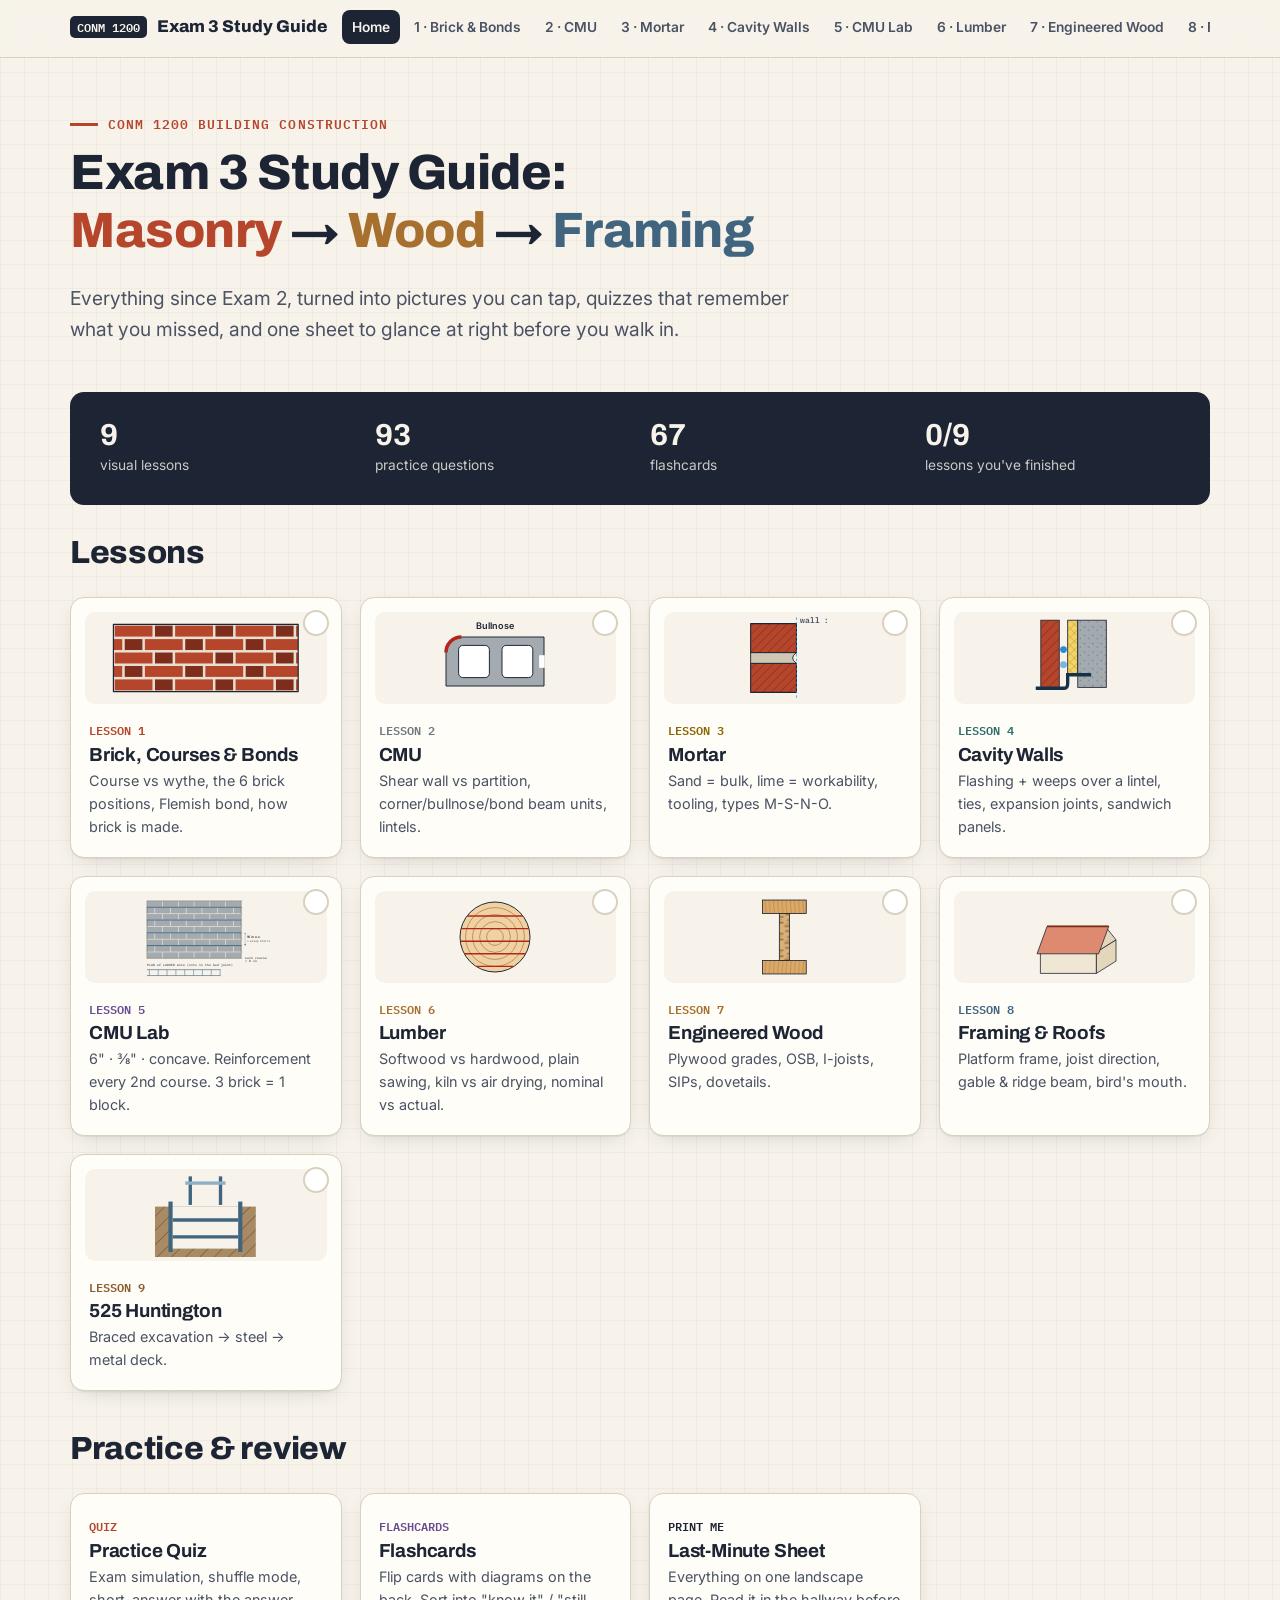
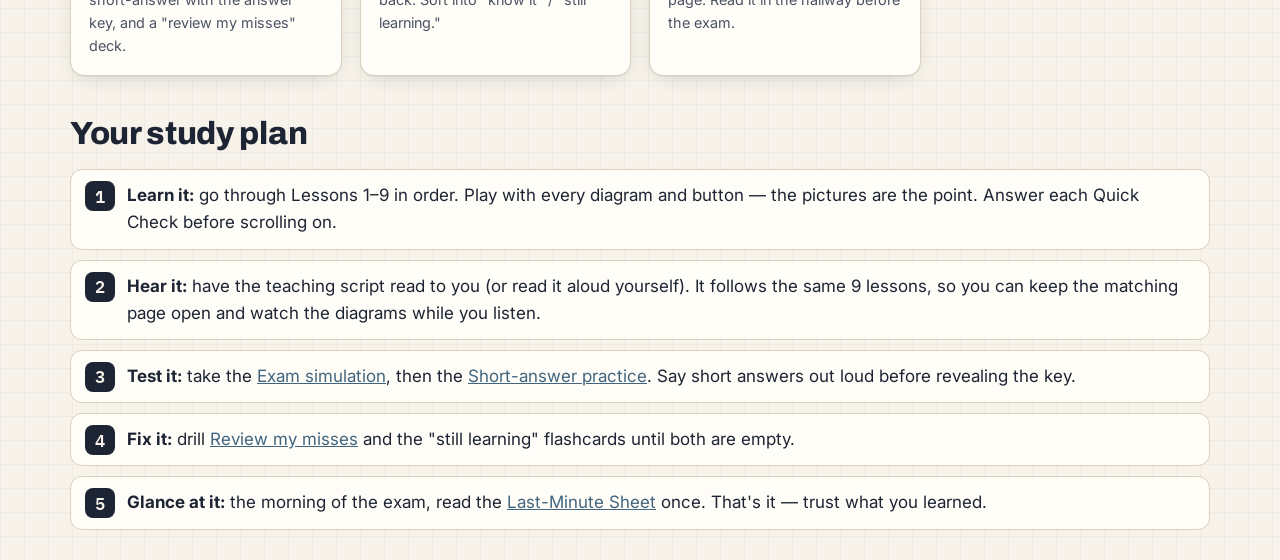
<file: index.html>
<!doctype html>
<html lang="en"><head><meta charset="utf-8"><meta name="viewport" content="width=device-width,initial-scale=1">
<title>CONM 1200 · Exam 3 Study Guide</title>
<meta name="description" content="Visual study guide for CONM 1200 Building Construction Exam 3: masonry, CMU lab, wood, framing, 525 Huntington.">
<link rel="stylesheet" href="css/style.css"><script src="js/diagrams.js"></script></head>
<body>
<main class="wrap">
  <section class="hero">
    <div class="kicker" style="--accent:var(--brick)">CONM 1200 Building Construction</div>
    <h1>Exam 3 Study Guide:<br><span>Masonry</span> → <span style="color:var(--woodc)">Wood</span> → <span style="color:var(--frame)">Framing</span></h1>
    <p>Everything since Exam 2, turned into pictures you can tap, quizzes that remember what you missed, and one sheet to glance at right before you walk in.</p>
  </section>

  <div class="band">
    <div><b>9</b><span>visual lessons</span></div>
    <div><b id="qCount">93</b><span>practice questions</span></div>
    <div><b id="fCount">66</b><span>flashcards</span></div>
    <div><b id="doneCount">0/9</b><span>lessons you've finished</span></div>
  </div>

  <h2>Lessons</h2>
  <div class="cards">
    <a class="card" data-page="masonry-basics.html" href="masonry-basics.html" style="--accent:var(--brick)"><span class="check"></span><div class="ic" id="ic1"></div><span class="no">LESSON 1</span><h3>Brick, Courses &amp; Bonds</h3><p>Course vs wythe, the 6 brick positions, Flemish bond, how brick is made.</p></a>
    <a class="card" data-page="cmu.html" href="cmu.html" style="--accent:var(--cmu-d)"><span class="check"></span><div class="ic" id="ic2"></div><span class="no">LESSON 2</span><h3>CMU</h3><p>Shear wall vs partition, corner/bullnose/bond beam units, lintels.</p></a>
    <a class="card" data-page="mortar.html" href="mortar.html" style="--accent:#8a6500"><span class="check"></span><div class="ic" id="ic3"></div><span class="no">LESSON 3</span><h3>Mortar</h3><p>Sand = bulk, lime = workability, tooling, types M-S-N-O.</p></a>
    <a class="card" data-page="cavity-walls.html" href="cavity-walls.html" style="--accent:var(--wall)"><span class="check"></span><div class="ic" id="ic4"></div><span class="no">LESSON 4</span><h3>Cavity Walls</h3><p>Flashing + weeps over a lintel, ties, expansion joints, sandwich panels.</p></a>
    <a class="card" data-page="cmu-lab.html" href="cmu-lab.html" style="--accent:var(--lab)"><span class="check"></span><div class="ic" id="ic5"></div><span class="no">LESSON 5</span><h3>CMU Lab</h3><p>6" · ⅜" · concave. Reinforcement every 2nd course. 3 brick = 1 block.</p></a>
    <a class="card" data-page="wood.html" href="wood.html" style="--accent:var(--woodc)"><span class="check"></span><div class="ic" id="ic6"></div><span class="no">LESSON 6</span><h3>Lumber</h3><p>Softwood vs hardwood, plain sawing, kiln vs air drying, nominal vs actual.</p></a>
    <a class="card" data-page="engineered-wood.html" href="engineered-wood.html" style="--accent:var(--woodc)"><span class="check"></span><div class="ic" id="ic7"></div><span class="no">LESSON 7</span><h3>Engineered Wood</h3><p>Plywood grades, OSB, I-joists, SIPs, dovetails.</p></a>
    <a class="card" data-page="framing.html" href="framing.html" style="--accent:var(--frame)"><span class="check"></span><div class="ic" id="ic8"></div><span class="no">LESSON 8</span><h3>Framing &amp; Roofs</h3><p>Platform frame, joist direction, gable &amp; ridge beam, bird's mouth.</p></a>
    <a class="card" data-page="huntington.html" href="huntington.html" style="--accent:var(--site)"><span class="check"></span><div class="ic" id="ic9"></div><span class="no">LESSON 9</span><h3>525 Huntington</h3><p>Braced excavation → steel → metal deck.</p></a>
  </div>

  <h2>Practice &amp; review</h2>
  <div class="cards">
    <a class="card" href="practice.html" style="--accent:var(--brick)"><span class="no">QUIZ</span><h3>Practice Quiz</h3><p>Exam simulation, shuffle mode, short-answer with the answer key, and a "review my misses" deck.</p></a>
    <a class="card" href="flashcards.html" style="--accent:var(--lab)"><span class="no">FLASHCARDS</span><h3>Flashcards</h3><p>Flip cards with diagrams on the back. Sort into "know it" / "still learning."</p></a>
    <a class="card" href="review.html" style="--accent:var(--ink)"><span class="no">PRINT ME</span><h3>Last-Minute Sheet</h3><p>Everything on one landscape page. Read it in the hallway before the exam.</p></a>
  </div>

  <h2>Your study plan</h2>
  <ol class="steps" style="margin-bottom:30px">
    <li><b>Learn it:</b> go through Lessons 1–9 in order. Play with every diagram and button — the pictures are the point. Answer each Quick Check before scrolling on.</li>
    <li><b>Hear it:</b> have the teaching script read to you (or read it aloud yourself). It follows the same 9 lessons, so you can keep the matching page open and watch the diagrams while you listen.</li>
    <li><b>Test it:</b> take the <a href="practice.html?mode=exam">Exam simulation</a>, then the <a href="practice.html?mode=written">Short-answer practice</a>. Say short answers out loud before revealing the key.</li>
    <li><b>Fix it:</b> drill <a href="practice.html?mode=misses">Review my misses</a> and the "still learning" flashcards until both are empty.</li>
    <li><b>Glance at it:</b> the morning of the exam, read the <a href="review.html">Last-Minute Sheet</a> once. That's it — trust what you learned.</li>
  </ol>
</main>
<script src="js/quizdata.js"></script>
<script>
document.addEventListener('DOMContentLoaded',()=>{
  const S=(id,h)=>document.getElementById(id).innerHTML=h;
  S('ic1',DIA.bond('flemish',{w:240,rows:5})); S('ic2',DIA.cmuUnit('bullnose')); S('ic3',DIA.jointProfile('concave'));
  S('ic4',`<svg viewBox="0 0 120 100"><rect x="20" y="5" width="22" height="80" fill="url(#p-brick)" stroke="#1d2433"/><rect x="52" y="5" width="12" height="65" fill="url(#p-insul)" stroke="#1d2433"/><rect x="64" y="5" width="34" height="80" fill="url(#p-cmu)" stroke="#1d2433"/><path d="M14 86 H48 Q52 86 52 80 V70 H80" stroke="#16324b" stroke-width="4" fill="none"/><circle cx="47" cy="40" r="4" fill="#2a8bd6"/><circle cx="47" cy="58" r="4" fill="#2a8bd6" opacity=".6"/></svg>`);
  S('ic5',DIA.jointReinf(2,'ladder')); S('ic6',DIA.icon('saw')); S('ic7',`<svg viewBox="0 0 120 100"><rect x="34" y="6" width="52" height="16" fill="url(#p-grainv)" stroke="#1d2433"/><rect x="54" y="22" width="12" height="56" fill="url(#p-osb)" stroke="#1d2433"/><rect x="34" y="78" width="52" height="16" fill="url(#p-grainv)" stroke="#1d2433"/></svg>`);
  S('ic8',DIA.roof('gable',true)); S('ic9',`<svg viewBox="0 0 120 100"><rect x="0" y="40" width="120" height="60" fill="url(#p-earth)"/><rect x="20" y="40" width="80" height="50" fill="#f7f3ea"/><rect x="16" y="34" width="5" height="60" fill="#41657f"/><rect x="99" y="34" width="5" height="60" fill="#41657f"/><line x1="21" y1="56" x2="99" y2="56" stroke="#41657f" stroke-width="4"/><line x1="21" y1="76" x2="99" y2="76" stroke="#41657f" stroke-width="4"/><rect x="40" y="4" width="4" height="34" fill="#41657f"/><rect x="76" y="4" width="4" height="34" fill="#41657f"/><rect x="36" y="10" width="48" height="4" fill="#8fb0c6"/></svg>`);
  document.getElementById('qCount').textContent = QBANK.instructor.length+QBANK.practice.length+QBANK.bonus.length;
  document.getElementById('fCount').textContent = FLASH.length;
});
</script>
<script src="js/app.js"></script>
</body></html>
</file>
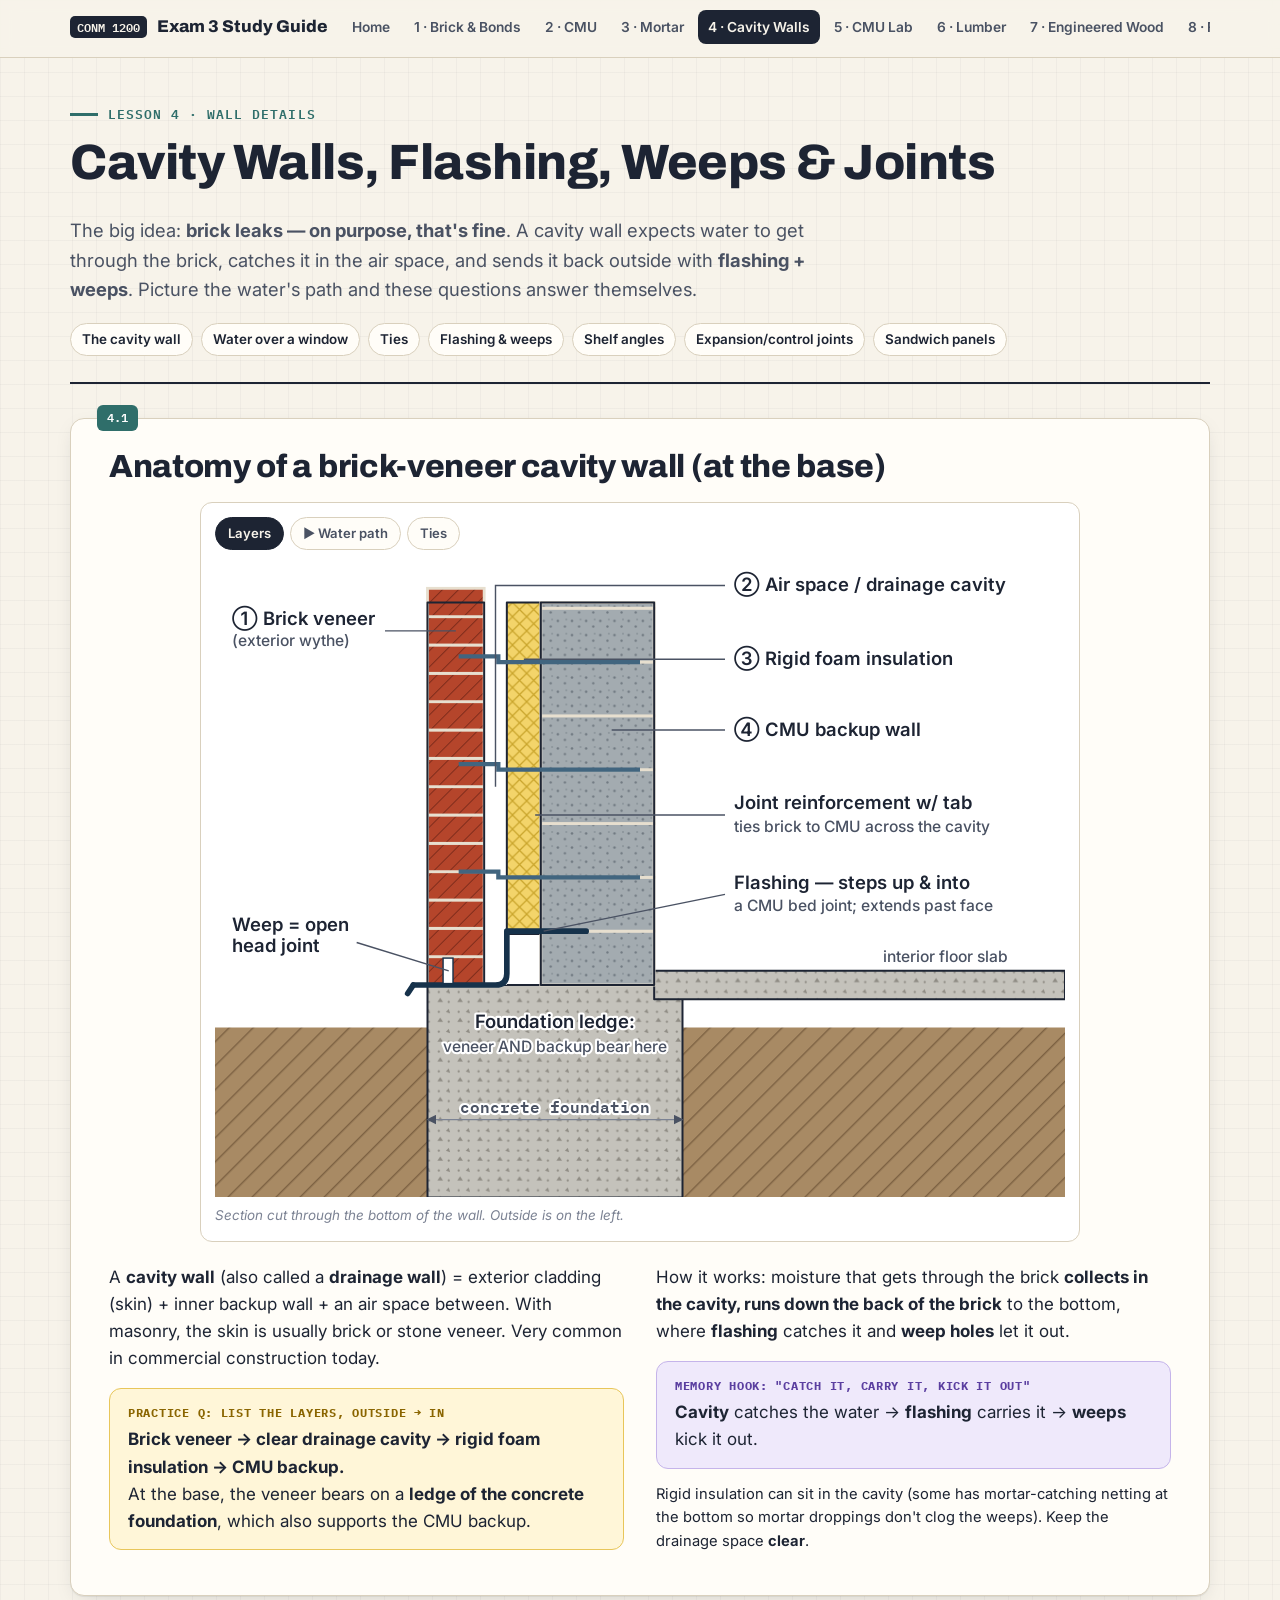
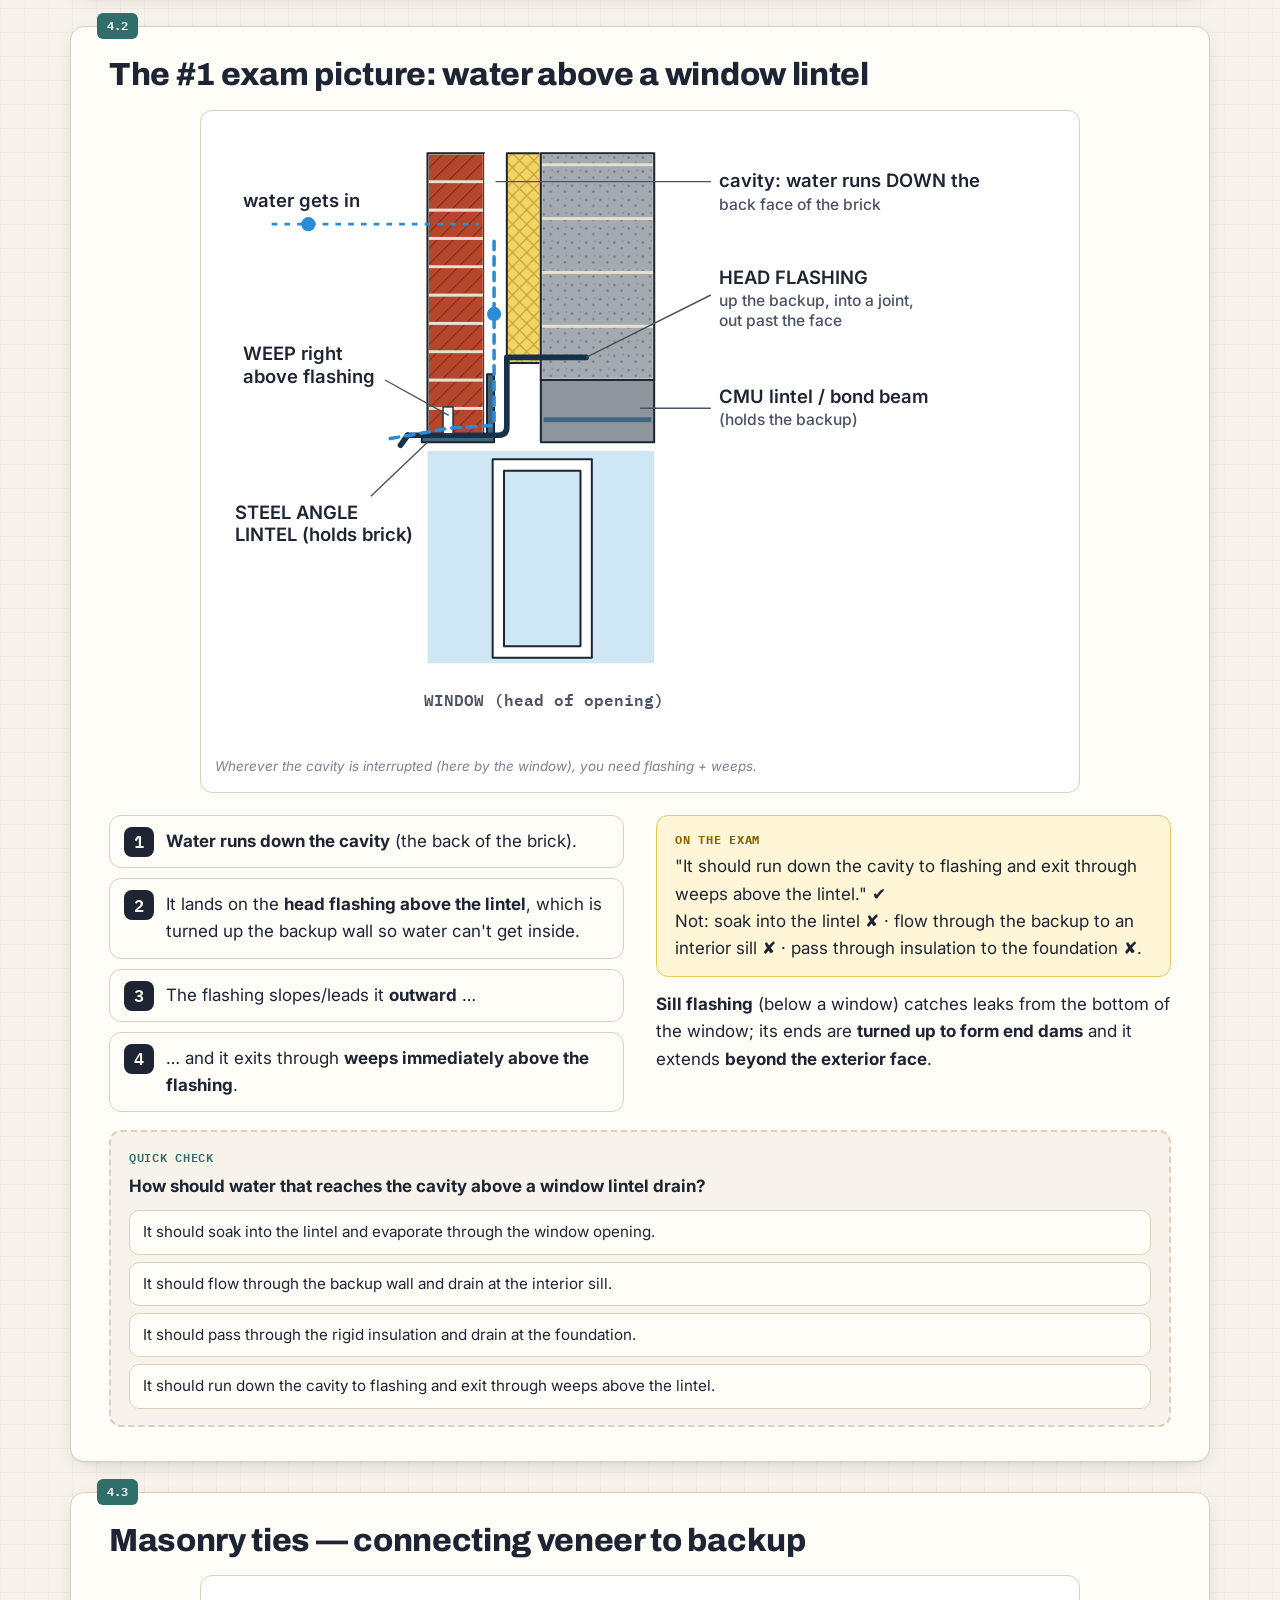
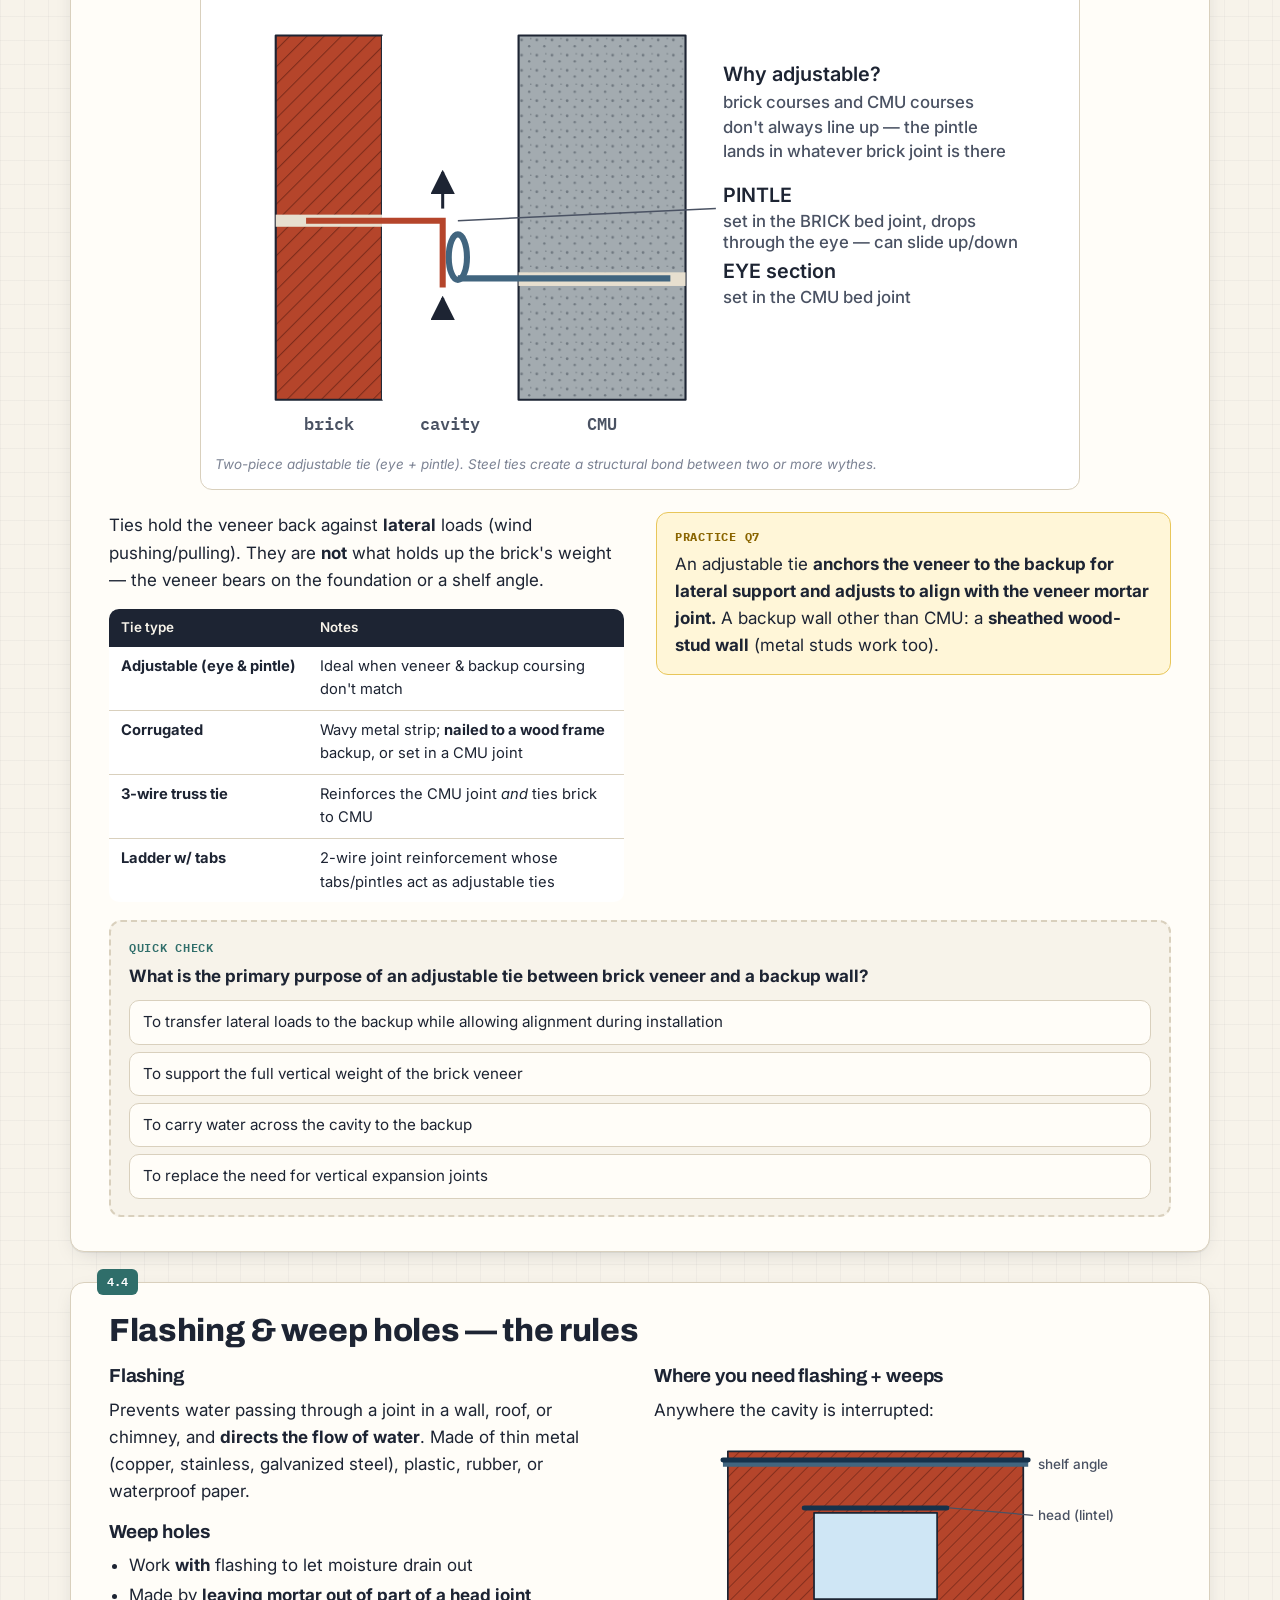
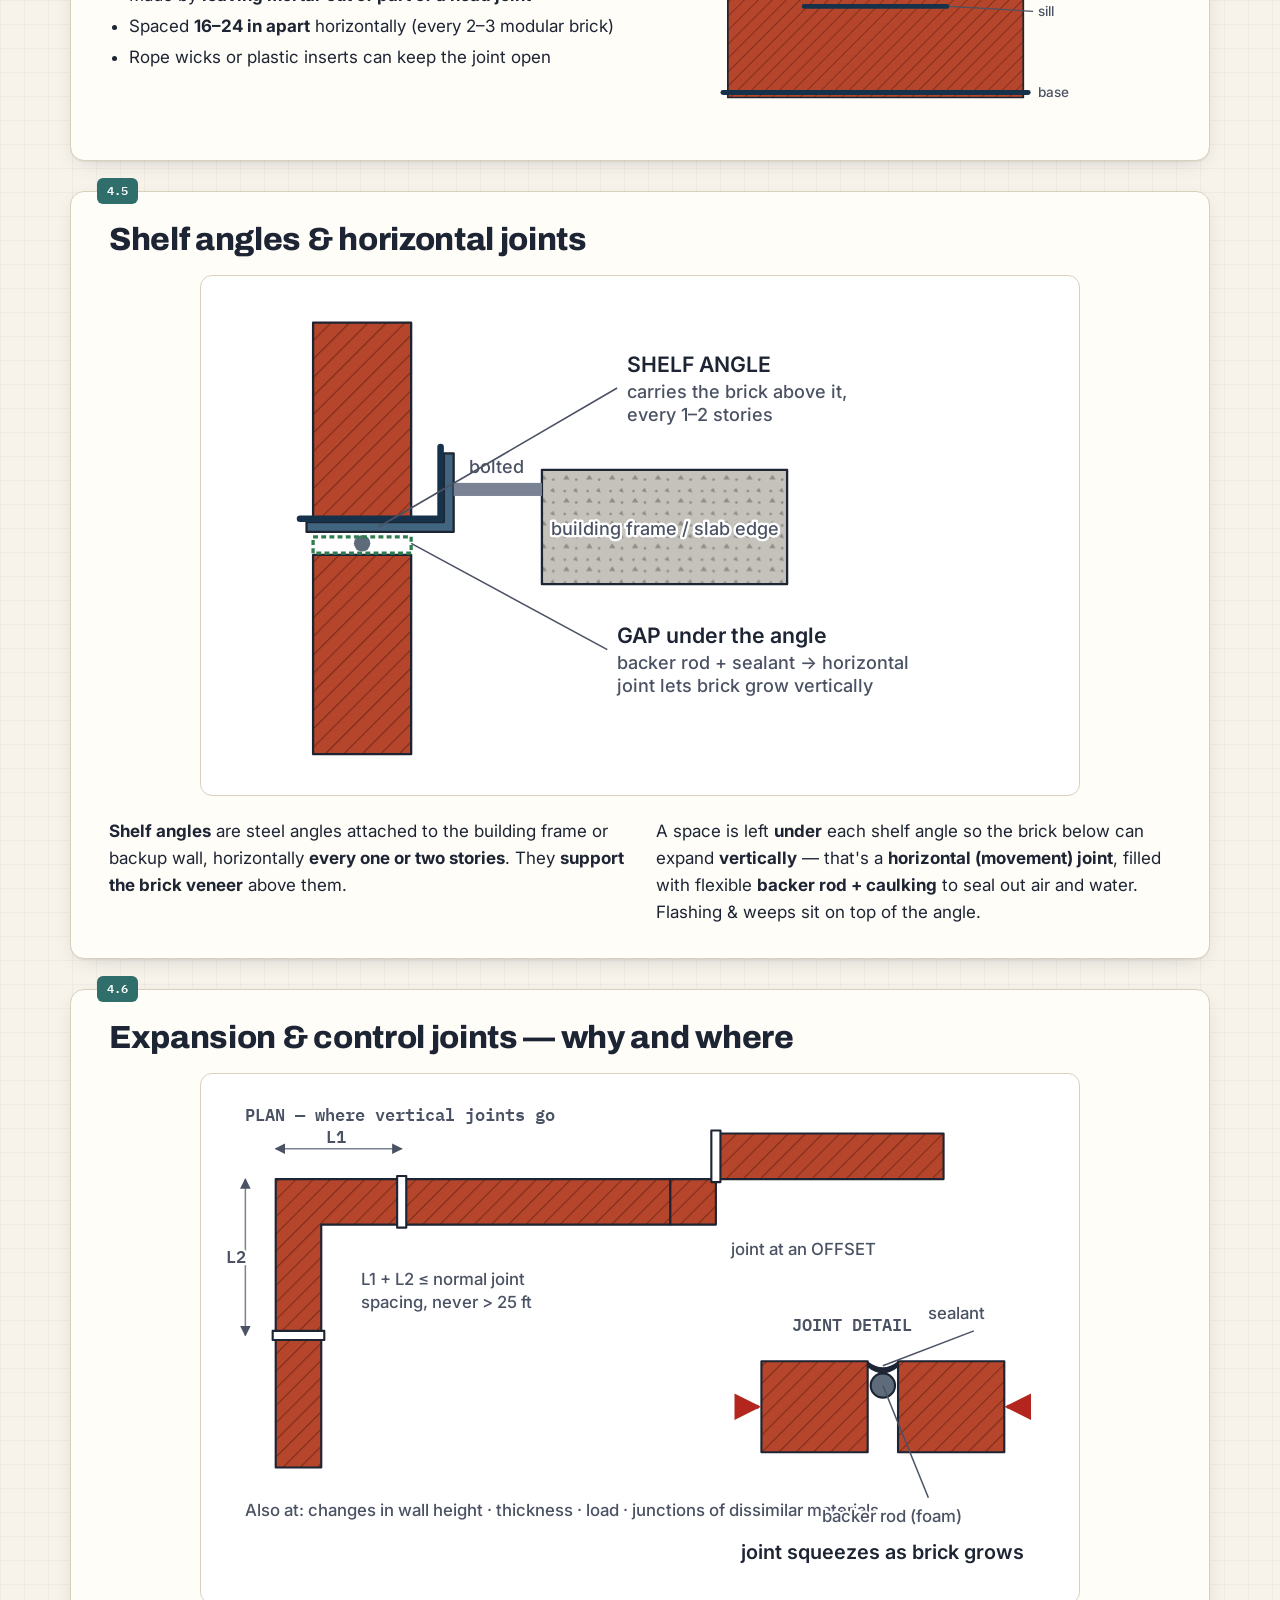
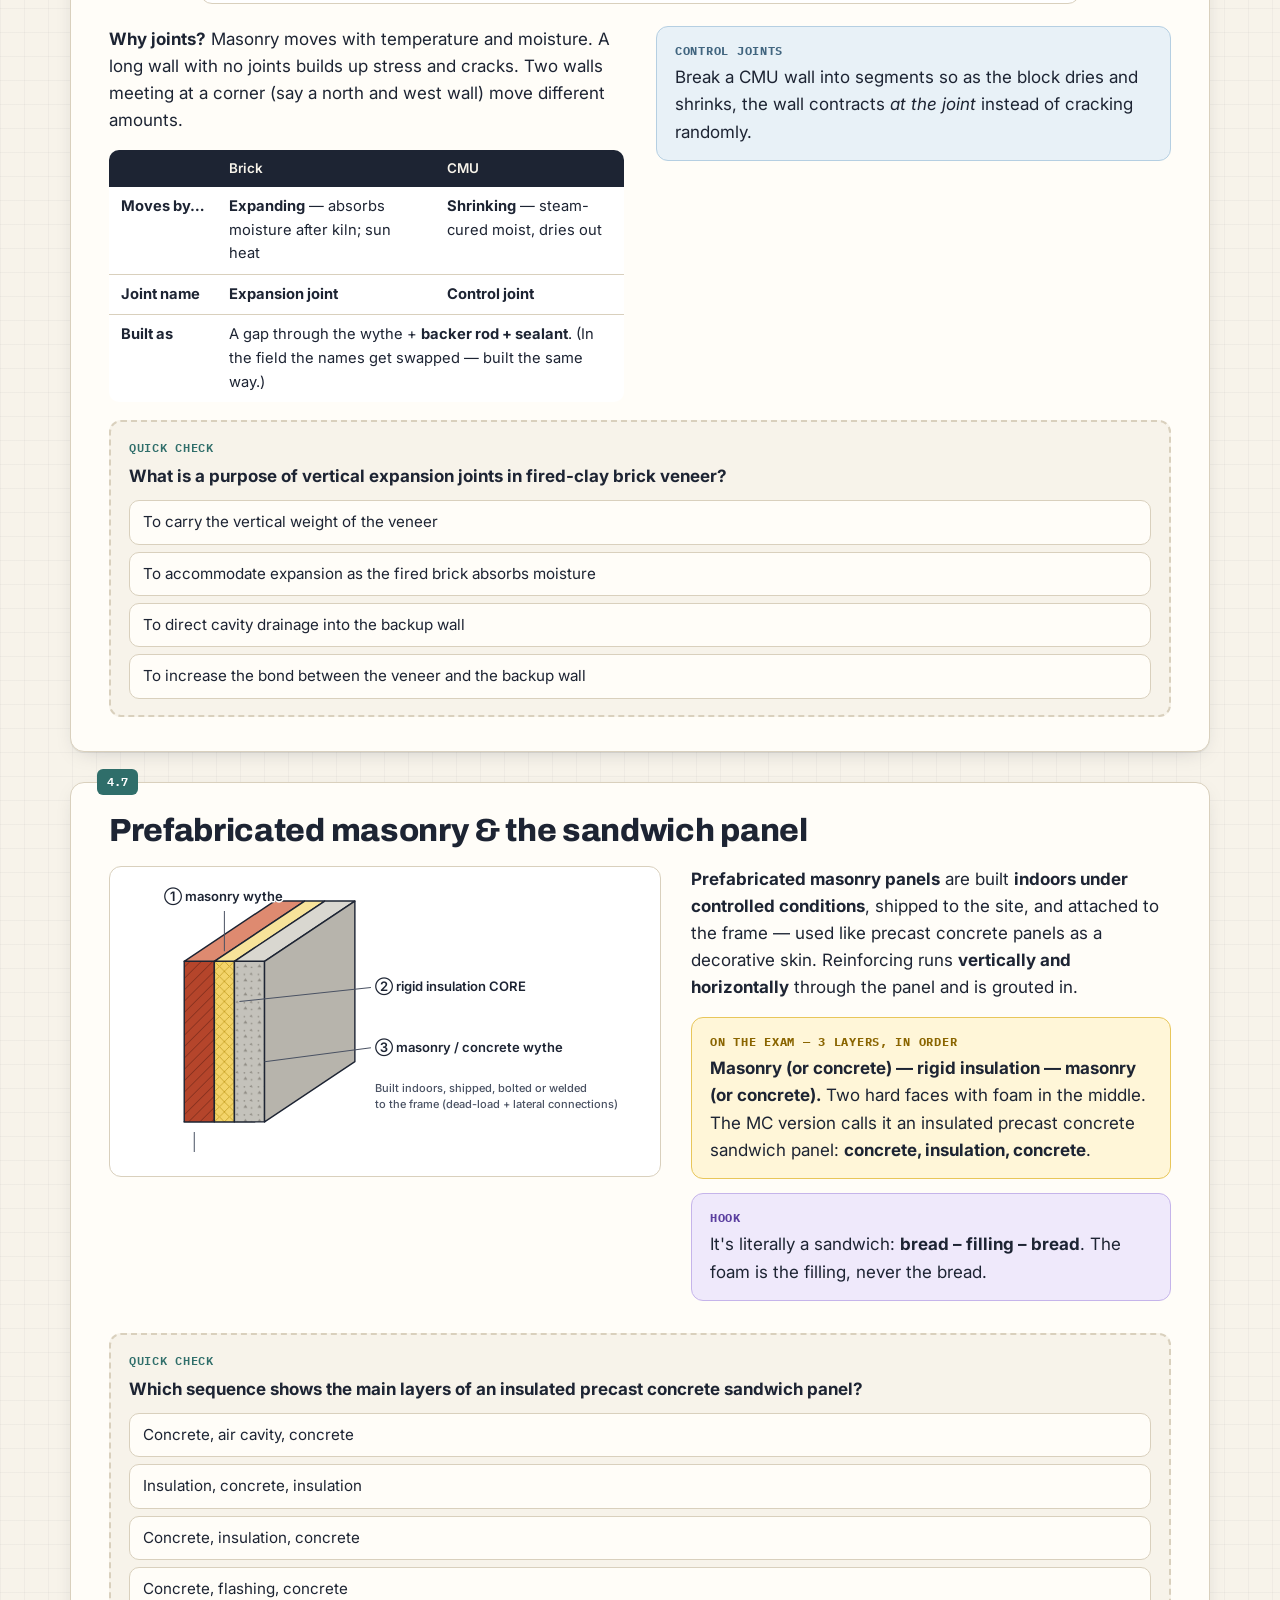
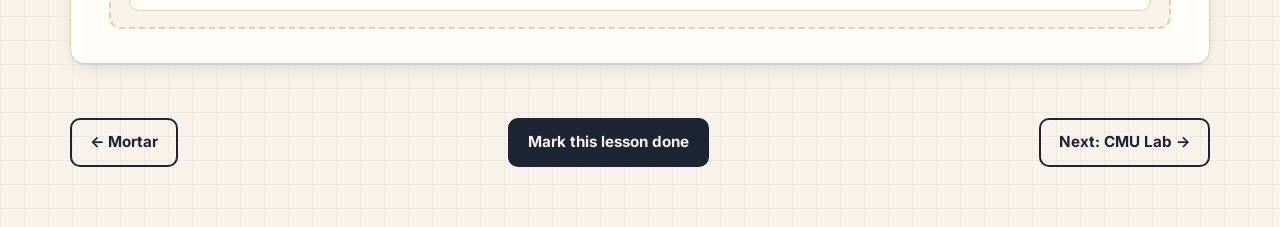
<file: cavity-walls.html>
<!doctype html>
<html lang="en"><head><meta charset="utf-8"><meta name="viewport" content="width=device-width,initial-scale=1">
<title>4 · Cavity Walls — CONM 1200 Exam 3</title>
<link rel="stylesheet" href="css/style.css"><script src="js/diagrams.js"></script>
<style>
  .lay-lbl{transition:opacity .25s}
  .mode-water .lay-lbl.tie,.mode-ties .lay-lbl.wtr{opacity:.15}
  .mode-layers .wtr-only,.mode-ties .wtr-only{opacity:0}
  .mode-water .tie-hl,.mode-layers .tie-hl{opacity:0}
  .tie-hl{transition:opacity .25s}
</style></head>
<body style="--accent:var(--wall)">
<main class="wrap">
  <div class="lesson-hero">
    <div class="kicker">Lesson 4 · Wall details</div>
    <h1>Cavity Walls, Flashing, Weeps &amp; Joints</h1>
    <p class="lede">The big idea: <b>brick leaks — on purpose, that's fine</b>. A cavity wall expects water to get through the brick, catches it in the air space, and sends it back outside with <b>flashing + weeps</b>. Picture the water's path and these questions answer themselves.</p>
    <div class="toc"><a href="#s1">The cavity wall</a><a href="#s2">Water over a window</a><a href="#s3">Ties</a><a href="#s4">Flashing &amp; weeps</a><a href="#s5">Shelf angles</a><a href="#s6">Expansion/control joints</a><a href="#s7">Sandwich panels</a></div>
  </div>

  <section class="topic" id="s1"><span class="num">4.1</span>
    <h2>Anatomy of a brick-veneer cavity wall (at the base)</h2>
    <div class="stack">
      <figure class="dia" id="cavFig">
        <div class="dia-controls" data-chips="cavMode">
          <button class="chip on" data-v="layers">Layers</button><button class="chip" data-v="water">▶ Water path</button><button class="chip" data-v="ties">Ties</button>
        </div>
        <div id="cavWrap" class="mode-layers">
        <svg viewBox="0 0 600 450" role="img" aria-label="Cavity wall section at base">
          <rect x="0" y="330" width="150" height="120" fill="url(#p-earth)"/>
          <rect x="330" y="330" width="270" height="120" fill="url(#p-earth)"/>
          <!-- foundation -->
          <rect x="150" y="300" width="180" height="150" fill="url(#p-conc)" class="o"/>
          <!-- interior slab -->
          <rect x="310" y="290" width="290" height="20" fill="url(#p-conc)" class="o"/>
          <!-- brick veneer courses -->
          <g id="brickCourses"></g>
          <!-- cavity (clear) -->
          <rect x="190" y="30" width="16" height="270" fill="#fff"/>
          <!-- insulation -->
          <rect x="206" y="30" width="24" height="234" fill="url(#p-insul)" class="o"/>
          <!-- CMU -->
          <g id="cmuCourses"></g>
          <!-- ties / joint reinf w/ tabs -->
          <g id="ties"></g>
          <!-- flashing -->
          <path d="M140 300 H198 Q206 300 206 292 V262 H262" class="s-flash"/>
          <path d="M140 300 l-4 6" class="s-flash" stroke-width="3"/>
          <!-- weep -->
          <rect x="161" y="281" width="7" height="18" fill="#fff" stroke="#16324b" stroke-width="1"/>
          <!-- water -->
          <g class="wtr-only">
            <path d="M40 110 H186" stroke="#2a8bd6" stroke-width="2" stroke-dasharray="4 5" class="flow"/>
            <path d="M196 120 V292 L166 296 L120 304" class="s-water flow"/>
            <circle r="5" class="drop"><animateMotion dur="3.2s" repeatCount="indefinite" path="M40 110 H192 V292 L166 296 L110 306"/></circle>
            <circle r="5" class="drop" visibility="hidden"><set attributeName="visibility" to="visible" begin="1.6s"/><animateMotion dur="3.2s" begin="1.6s" repeatCount="indefinite" path="M40 110 H192 V292 L166 296 L110 306"/></circle>
            <text x="20" y="98" class="lbl" fill="#2a8bd6">rain gets through</text>
            <text x="20" y="114" class="lbl-s">the brick + mortar</text>
            <text x="20" y="345" class="lbl" fill="#2a8bd6">… and drains</text><text x="20" y="361" class="lbl" fill="#2a8bd6">out the weep</text>
          </g>
          <!-- labels -->
          <g class="lay-lbl">
            <path d="M170 50 L120 50" class="lead"/><text x="12" y="46" class="lbl">① Brick veneer</text><text x="12" y="61" class="lbl-s">(exterior wythe)</text>
            <path d="M198 160 L198 18 L360 18" class="lead"/><text x="366" y="22" class="lbl">② Air space / drainage cavity</text>
            <path d="M218 70 L360 70" class="lead"/><text x="366" y="74" class="lbl">③ Rigid foam insulation</text>
            <path d="M280 120 L360 120" class="lead"/><text x="366" y="124" class="lbl">④ CMU backup wall</text>
          </g>
          <g class="lay-lbl tie">
            <path d="M226 180 L360 180" class="lead"/><text x="366" y="176" class="lbl">Joint reinforcement w/ tab</text><text x="366" y="192" class="lbl-s">ties brick to CMU across the cavity</text>
          </g>
          <g class="lay-lbl wtr">
            <path d="M232 262 L360 236" class="lead"/><text x="366" y="232" class="lbl">Flashing — steps up &amp; into</text><text x="366" y="248" class="lbl-s">a CMU bed joint; extends past face</text>
            <path d="M165 290 L100 270" class="lead"/><text x="12" y="262" class="lbl">Weep = open</text><text x="12" y="277" class="lbl">head joint</text>
            <text x="240" y="330" class="lbl" text-anchor="middle">Foundation ledge:</text><text x="240" y="347" class="lbl-s" text-anchor="middle">veneer AND backup bear here</text>
          </g>
          <path d="M150 395 h180" class="dim" marker-start="url(#m-arrow)" marker-end="url(#m-arrow)"/><text x="240" y="390" class="lbl-m" text-anchor="middle">concrete foundation</text>
          <text x="560" y="284" class="lbl-s" text-anchor="end">interior floor slab</text>
        </svg>
        </div>
        <figcaption>Section cut through the bottom of the wall. Outside is on the left.</figcaption>
      </figure>
      <div>
        <p>A <b>cavity wall</b> (also called a <b>drainage wall</b>) = exterior cladding (skin) + inner backup wall + an air space between. With masonry, the skin is usually brick or stone veneer. Very common in commercial construction today.</p>
        <div class="callout exam"><b>Practice Q: list the layers, outside → in</b>
          <p><b>Brick veneer → clear drainage cavity → rigid foam insulation → CMU backup.</b><br>At the base, the veneer bears on a <b>ledge of the concrete foundation</b>, which also supports the CMU backup.</p></div>
        <p>How it works: moisture that gets through the brick <b>collects in the cavity, runs down the back of the brick</b> to the bottom, where <b>flashing</b> catches it and <b>weep holes</b> let it out.</p>
        <div class="callout hook"><b>Memory hook: "Catch it, Carry it, Kick it out"</b><p><b>Cavity</b> catches the water → <b>flashing</b> carries it → <b>weeps</b> kick it out.</p></div>
        <p style="font-size:.92rem">Rigid insulation can sit in the cavity (some has mortar-catching netting at the bottom so mortar droppings don't clog the weeps). Keep the drainage space <b>clear</b>.</p>
      </div>
    </div>
  </section>

  <section class="topic" id="s2"><span class="num">4.2</span>
    <h2>The #1 exam picture: water above a window lintel</h2>
    <div class="stack">
      <figure class="dia">
        <svg viewBox="0 0 600 440" role="img" aria-label="Head flashing and weeps over a window lintel">
          <g id="hdBrick"></g>
          <rect x="190" y="20" width="16" height="200" fill="#fff"/>
          <rect x="206" y="20" width="24" height="148" fill="url(#p-insul)" class="o"/>
          <g id="hdCmu"></g>
          <!-- CMU lintel -->
          <rect x="230" y="180" width="80" height="44" fill="#8f969b" class="o"/><line x1="232" y1="208" x2="308" y2="208" stroke="#41657f" stroke-width="3.5"/>
          <!-- window -->
          <rect x="150" y="230" width="160" height="150" class="f-glass"/>
          <rect x="196" y="236" width="70" height="140" fill="#fff" class="o"/><rect x="204" y="244" width="54" height="124" class="f-glass o"/>
          <!-- steel angle lintel -->
          <path d="M146 224 H197 V176 H192 V219 H146Z" class="f-steel o"/>
          <!-- head flashing -->
          <path d="M138 220 H190 Q198 220 198 212 V196 Q198 160 206 160 V168 Q206 160 214 160 H262" class="s-flash" style="display:none"/>
          <path d="M136 219 H186 Q190 219 190 213 V172 Q190 166 196 166 H206 V160 H262" class="s-flash" style="display:none"/>
          <path d="M136 219 H200 Q206 219 206 213 V164 H262" class="s-flash"/>
          <path d="M136 219 l-5 7" class="s-flash" stroke-width="3"/>
          <!-- weep in course above flashing -->
          <rect x="161" y="199" width="7" height="19" fill="#fff" stroke="#16324b" stroke-width="1"/>
          <!-- water -->
          <path d="M40 70 H186" stroke="#2a8bd6" stroke-width="2" stroke-dasharray="4 5" class="flow"/>
          <path d="M197 82 V212 L166 214 L120 222" class="s-water flow"/>
          <circle r="5" class="drop"><animateMotion dur="3s" repeatCount="indefinite" path="M40 70 H197 V212 L166 214 L108 224"/></circle>
          <circle r="5" class="drop" visibility="hidden"><set attributeName="visibility" to="visible" begin="1.5s"/><animateMotion dur="3s" begin="1.5s" repeatCount="indefinite" path="M40 70 H197 V212 L166 214 L108 224"/></circle>
          <!-- labels -->
          <text x="20" y="58" class="lbl" fill="#2a8bd6">water gets in</text>
          <path d="M262 164 L350 120" class="lead"/><text x="356" y="112" class="lbl">HEAD FLASHING</text><text x="356" y="128" class="lbl-s">up the backup, into a joint,</text><text x="356" y="142" class="lbl-s">out past the face</text>
          <path d="M165 205 L120 180" class="lead"/><text x="20" y="166" class="lbl">WEEP right</text><text x="20" y="182" class="lbl">above flashing</text>
          <path d="M150 224 L110 262" class="lead"/><text x="14" y="278" class="lbl">STEEL ANGLE</text><text x="14" y="294" class="lbl">LINTEL (holds brick)</text>
          <path d="M300 200 L350 200" class="lead"/><text x="356" y="196" class="lbl">CMU lintel / bond beam</text><text x="356" y="212" class="lbl-s">(holds the backup)</text>
          <text x="232" y="410" class="lbl-m" text-anchor="middle">WINDOW (head of opening)</text>
          <path d="M198 40 L350 40" class="lead"/><text x="356" y="44" class="lbl">cavity: water runs DOWN the</text><text x="356" y="60" class="lbl-s">back face of the brick</text>
        </svg>
        <figcaption>Wherever the cavity is interrupted (here by the window), you need flashing + weeps.</figcaption>
      </figure>
      <div>
        <ol class="steps">
          <li><b>Water runs down the cavity</b> (the back of the brick).</li>
          <li>It lands on the <b>head flashing above the lintel</b>, which is turned up the backup wall so water can't get inside.</li>
          <li>The flashing slopes/leads it <b>outward</b> …</li>
          <li>… and it exits through <b>weeps immediately above the flashing</b>.</li>
        </ol>
        <div class="callout exam" style="margin-top:16px"><b>On the exam</b><p>"It should run down the cavity to flashing and exit through weeps above the lintel." ✔<br>Not: soak into the lintel ✘ · flow through the backup to an interior sill ✘ · pass through insulation to the foundation ✘.</p></div>
        <p><b>Sill flashing</b> (below a window) catches leaks from the bottom of the window; its ends are <b>turned up to form end dams</b> and it extends <b>beyond the exterior face</b>.</p>
      </div>
    </div>
    <div class="qc" data-a="3"><div class="qh">Quick check</div><div class="qq">How should water that reaches the cavity above a window lintel drain?</div>
      <div class="opts"><button class="opt">It should soak into the lintel and evaporate through the window opening.</button><button class="opt">It should flow through the backup wall and drain at the interior sill.</button><button class="opt">It should pass through the rigid insulation and drain at the foundation.</button><button class="opt">It should run down the cavity to flashing and exit through weeps above the lintel.</button></div>
      <div class="why">Cavity → flashing → weeps. Water never goes inward.</div></div>
  </section>

  <section class="topic" id="s3"><span class="num">4.3</span>
    <h2>Masonry ties — connecting veneer to backup</h2>
    <div class="stack">
      <figure class="dia">
        <svg viewBox="0 0 560 300" role="img" aria-label="Two-piece adjustable tie">
          <rect x="40" y="30" width="70" height="240" fill="url(#p-brick)" class="o"/>
          <rect x="40" y="148" width="70" height="8" class="f-mortar"/>
          <rect x="110" y="30" width="90" height="240" fill="#fff"/>
          <rect x="200" y="30" width="110" height="240" fill="url(#p-cmu)" class="o"/>
          <rect x="200" y="186" width="110" height="9" class="f-mortar"/>
          <!-- eye section from CMU joint -->
          <path d="M300 190 H160" stroke="#41657f" stroke-width="4"/>
          <path d="M300 182 H170" stroke="#41657f" stroke-width="0"/>
          <ellipse cx="160" cy="176" rx="6" ry="15" fill="none" stroke="#41657f" stroke-width="4"/>
          <!-- pintle from brick joint -->
          <path d="M60 152 H150 V196" stroke="#b5452b" stroke-width="4" fill="none"/>
          <path d="M150 120 v24" stroke="#1d2433" stroke-width="2" marker-start="url(#m-arrow-ink)" />
          <path d="M150 215 v-12" stroke="#1d2433" stroke-width="2" marker-end="url(#m-arrow-ink)"/>
          <text x="335" y="190" class="lbl">EYE section</text><text x="335" y="206" class="lbl-s">set in the CMU bed joint</text>
          <text x="335" y="140" class="lbl" fill="#b5452b">PINTLE</text><text x="335" y="156" class="lbl-s">set in the BRICK bed joint, drops</text><text x="335" y="170" class="lbl-s">through the eye — can slide up/down</text>
          <text x="75" y="290" class="lbl-m" text-anchor="middle">brick</text><text x="155" y="290" class="lbl-m" text-anchor="middle">cavity</text><text x="255" y="290" class="lbl-m" text-anchor="middle">CMU</text>
          <path d="M330 144 L160 152" class="lead"/>
          <text x="335" y="60" class="lbl">Why adjustable?</text><text x="335" y="78" class="lbl-s">brick courses and CMU courses</text><text x="335" y="94" class="lbl-s">don't always line up — the pintle</text><text x="335" y="110" class="lbl-s">lands in whatever brick joint is there</text>
        </svg>
        <figcaption>Two-piece adjustable tie (eye + pintle). Steel ties create a structural bond between two or more wythes.</figcaption>
      </figure>
      <div>
        <p>Ties hold the veneer back against <b>lateral</b> loads (wind pushing/pulling). They are <b>not</b> what holds up the brick's weight — the veneer bears on the foundation or a shelf angle.</p>
        <table class="t"><tr><th>Tie type</th><th>Notes</th></tr>
          <tr><td class="k">Adjustable (eye &amp; pintle)</td><td>Ideal when veneer &amp; backup coursing don't match</td></tr>
          <tr><td class="k">Corrugated</td><td>Wavy metal strip; <b>nailed to a wood frame</b> backup, or set in a CMU joint</td></tr>
          <tr><td class="k">3-wire truss tie</td><td>Reinforces the CMU joint <i>and</i> ties brick to CMU</td></tr>
          <tr><td class="k">Ladder w/ tabs</td><td>2-wire joint reinforcement whose tabs/pintles act as adjustable ties</td></tr></table>
        <div class="callout exam"><b>Practice Q7</b><p>An adjustable tie <b>anchors the veneer to the backup for lateral support and adjusts to align with the veneer mortar joint.</b> A backup wall other than CMU: a <b>sheathed wood-stud wall</b> (metal studs work too).</p></div>
      </div>
    </div>
    <div class="qc" data-a="0"><div class="qh">Quick check</div><div class="qq">What is the primary purpose of an adjustable tie between brick veneer and a backup wall?</div>
      <div class="opts"><button class="opt">To transfer lateral loads to the backup while allowing alignment during installation</button><button class="opt">To support the full vertical weight of the brick veneer</button><button class="opt">To carry water across the cavity to the backup</button><button class="opt">To replace the need for vertical expansion joints</button></div>
      <div class="why">Lateral support + adjustability. Ties should never carry water inward and don't hold the veneer's weight.</div></div>
  </section>

  <section class="topic" id="s4"><span class="num">4.4</span>
    <h2>Flashing &amp; weep holes — the rules</h2>
    <div class="grid2">
      <div>
        <h3>Flashing</h3>
        <p>Prevents water passing through a joint in a wall, roof, or chimney, and <b>directs the flow of water</b>. Made of thin metal (copper, stainless, galvanized steel), plastic, rubber, or waterproof paper.</p>
        <h3>Weep holes</h3>
        <ul class="tight">
          <li>Work <b>with</b> flashing to let moisture drain out</li>
          <li>Made by <b>leaving mortar out of part of a head joint</b></li>
          <li>Spaced <b>16–24 in apart</b> horizontally (every 2–3 modular brick)</li>
          <li>Rope wicks or plastic inserts can keep the joint open</li>
        </ul>
      </div>
      <div>
        <h3>Where you need flashing + weeps</h3>
        <p>Anywhere the cavity is interrupted:</p>
        <svg viewBox="0 0 420 230" role="img" aria-label="Locations requiring flashing">
          <rect x="60" y="10" width="240" height="200" fill="url(#p-brick)" class="o"/>
          <rect x="130" y="60" width="100" height="70" class="f-glass o"/>
          <line x1="122" y1="56" x2="238" y2="56" class="s-flash"/><line x1="122" y1="136" x2="238" y2="136" class="s-flash"/>
          <line x1="56" y1="20" x2="304" y2="20" stroke="#41657f" stroke-width="5"/><line x1="56" y1="17" x2="304" y2="17" class="s-flash" stroke-width="2.5"/>
          <line x1="56" y1="206" x2="304" y2="206" class="s-flash"/>
          <text x="312" y="24" class="lbl-s">shelf angle</text><path d="M240 56 L308 62" class="lead"/><text x="312" y="66" class="lbl-s">head (lintel)</text><path d="M240 136 L308 140" class="lead"/><text x="312" y="144" class="lbl-s">sill</text><text x="312" y="210" class="lbl-s">base</text>
        </svg>
      </div>
    </div>
  </section>

  <section class="topic" id="s5"><span class="num">4.5</span>
    <h2>Shelf angles &amp; horizontal joints</h2>
    <div class="stack">
      <figure class="dia">
        <svg viewBox="0 0 520 300" role="img" aria-label="Shelf angle with horizontal expansion joint">
          <rect x="60" y="20" width="60" height="122" fill="url(#p-brick)" class="o"/>
          <rect x="60" y="162" width="60" height="122" fill="url(#p-brick)" class="o"/>
          <rect x="200" y="110" width="150" height="70" fill="url(#p-conc)" class="o"/>
          <text x="275" y="150" class="lbl-s" text-anchor="middle">building frame / slab edge</text>
          <path d="M56 142 H140 V100 H146 V148 H56Z" class="f-steel o"/>
          <rect x="146" y="118" width="54" height="8" fill="#7b8293"/><text x="172" y="112" class="lbl-s" text-anchor="middle">bolted</text>
          <path d="M52 140 H138 V96" class="s-flash" stroke-width="3"/>
          <circle cx="90" cy="155" r="5" fill="#5d6b7a"/><path d="M60 151 h60 v10 h-60z" fill="none" stroke="#2e7d4f" stroke-width="2" stroke-dasharray="3 2"/>
          <path d="M120 155 L240 220" class="lead"/><text x="246" y="216" class="lbl">GAP under the angle</text><text x="246" y="232" class="lbl-s">backer rod + sealant → horizontal</text><text x="246" y="246" class="lbl-s">joint lets brick grow vertically</text>
          <path d="M100 145 L246 60" class="lead"/><text x="252" y="50" class="lbl">SHELF ANGLE</text><text x="252" y="66" class="lbl-s">carries the brick above it,</text><text x="252" y="80" class="lbl-s">every 1–2 stories</text>
        </svg>
      </figure>
      <div>
        <p><b>Shelf angles</b> are steel angles attached to the building frame or backup wall, horizontally <b>every one or two stories</b>. They <b>support the brick veneer</b> above them.</p>
        <p>A space is left <b>under</b> each shelf angle so the brick below can expand <b>vertically</b> — that's a <b>horizontal (movement) joint</b>, filled with flexible <b>backer rod + caulking</b> to seal out air and water. Flashing &amp; weeps sit on top of the angle.</p>
      </div>
    </div>
  </section>

  <section class="topic" id="s6"><span class="num">4.6</span>
    <h2>Expansion &amp; control joints — why and where</h2>
    <div class="stack">
      <figure class="dia">
        <svg viewBox="0 0 560 330" role="img" aria-label="Vertical joint locations in plan and joint detail">
          <text x="20" y="22" class="lbl-m">PLAN — where vertical joints go</text>
          <path d="M40 60 H300 V90 H70 V250 H40Z" fill="url(#p-brick)" class="o"/>
          <rect x="120" y="58" width="6" height="34" fill="#fff" class="o"/><rect x="38" y="160" width="34" height="6" fill="#fff" class="o"/>
          <path d="M40 40 h83" class="dim" marker-start="url(#m-arrow)" marker-end="url(#m-arrow)"/><text x="80" y="36" class="lbl-m" text-anchor="middle">L1</text>
          <path d="M20 60 v103" class="dim" marker-start="url(#m-arrow)" marker-end="url(#m-arrow)"/><text x="14" y="115" class="lbl-m" text-anchor="middle">L2</text>
          <text x="96" y="130" class="lbl-s">L1 + L2 ≤ normal joint</text><text x="96" y="145" class="lbl-s">spacing, never &gt; 25 ft</text>
          <path d="M300 90 V60 H330 V30 H470 V60" fill="none"/>
          <path d="M300 60 H330 V30 H480 V60 H330 V90 H300Z" fill="url(#p-brick)" class="o"/>
          <rect x="327" y="28" width="6" height="34" fill="#fff" class="o"/>
          <text x="340" y="110" class="lbl-s">joint at an OFFSET</text>
          <text x="20" y="282" class="lbl-s">Also at: changes in wall height · thickness · load · junctions of dissimilar materials</text>
          <!-- detail -->
          <text x="380" y="160" class="lbl-m">JOINT DETAIL</text>
          <rect x="360" y="180" width="70" height="60" fill="url(#p-brick)" class="o"/><rect x="450" y="180" width="70" height="60" fill="url(#p-brick)" class="o"/>
          <circle cx="440" cy="196" r="8" fill="#5d6b7a" class="o"/><path d="M430 180 Q440 188 450 180 V184 Q440 192 430 184Z" fill="#1d2433"/>
          <path d="M440 196 L470 270" class="lead"/><text x="400" y="286" class="lbl-s">backer rod (foam)</text>
          <path d="M440 183 L500 160" class="lead"/><text x="470" y="152" class="lbl-s">sealant</text>
          <path d="M346 210 h12" stroke="#b3261e" stroke-width="2.5" marker-end="url(#m-arrow-red)"/><path d="M534 210 h-12" stroke="#b3261e" stroke-width="2.5" marker-end="url(#m-arrow-red)"/>
          <text x="440" y="310" class="lbl" text-anchor="middle">joint squeezes as brick grows</text>
        </svg>
      </figure>
      <div>
        <p><b>Why joints?</b> Masonry moves with temperature and moisture. A long wall with no joints builds up stress and cracks. Two walls meeting at a corner (say a north and west wall) move different amounts.</p>
        <table class="t"><tr><th></th><th>Brick</th><th>CMU</th></tr>
          <tr><td class="k">Moves by…</td><td><b>Expanding</b> — absorbs moisture after kiln; sun heat</td><td><b>Shrinking</b> — steam-cured moist, dries out</td></tr>
          <tr><td class="k">Joint name</td><td><b>Expansion joint</b></td><td><b>Control joint</b></td></tr>
          <tr><td class="k">Built as</td><td colspan="2">A gap through the wythe + <b>backer rod + sealant</b>. (In the field the names get swapped — built the same way.)</td></tr></table>
        <div class="callout note"><b>Control joints</b><p>Break a CMU wall into segments so as the block dries and shrinks, the wall contracts <i>at the joint</i> instead of cracking randomly.</p></div>
      </div>
    </div>
    <div class="qc" data-a="1"><div class="qh">Quick check</div><div class="qq">What is a purpose of vertical expansion joints in fired-clay brick veneer?</div>
      <div class="opts"><button class="opt">To carry the vertical weight of the veneer</button><button class="opt">To accommodate expansion as the fired brick absorbs moisture</button><button class="opt">To direct cavity drainage into the backup wall</button><button class="opt">To increase the bond between the veneer and the backup wall</button></div>
      <div class="why">Bone-dry fired brick soaks up moisture and grows. The joint compresses so the wall doesn't crack.</div></div>
  </section>

  <section class="topic" id="s7"><span class="num">4.7</span>
    <h2>Prefabricated masonry &amp; the sandwich panel</h2>
    <div class="grid-dia">
      <figure class="dia">
        <svg viewBox="0 0 520 280" role="img" aria-label="Masonry sandwich panel layers">
          <g transform="translate(60,40)">
            <polygon points="0,200 70,200 160,140 90,140" fill="#ddd" class="o"/>
            <!-- exterior wythe -->
            <polygon points="0,40 30,40 30,200 0,200" fill="url(#p-brick)" class="o"/>
            <polygon points="0,40 30,40 120,-20 90,-20" class="f-brick-l o"/>
            <!-- insulation -->
            <polygon points="30,40 50,40 50,200 30,200" fill="url(#p-insul)" class="o"/>
            <polygon points="30,40 50,40 140,-20 120,-20" fill="#f7e39a" class="o"/>
            <!-- interior -->
            <polygon points="50,40 80,40 80,200 50,200" fill="url(#p-conc)" class="o"/>
            <polygon points="50,40 80,40 170,-20 140,-20" fill="#d9d7d0" class="o"/>
            <polygon points="80,40 170,-20 170,140 80,200" fill="#b7b4ac" class="o"/>
          </g>
          <path d="M70 250 L70 270" class="lead"/><text x="40" y="20" class="lbl" fill="#b5452b">① masonry wythe</text>
          <path d="M100 30 L100 70" class="lead"/>
          <text x="250" y="110" class="lbl">② rigid insulation CORE</text><path d="M246 106 L115 120" class="lead"/>
          <text x="250" y="170" class="lbl">③ masonry / concrete wythe</text><path d="M246 166 L140 180" class="lead"/>
          <text x="250" y="210" class="lbl-s">Built indoors, shipped, bolted or welded</text><text x="250" y="226" class="lbl-s">to the frame (dead-load + lateral connections)</text>
        </svg>
      </figure>
      <div>
        <p><b>Prefabricated masonry panels</b> are built <b>indoors under controlled conditions</b>, shipped to the site, and attached to the frame — used like precast concrete panels as a decorative skin. Reinforcing runs <b>vertically and horizontally</b> through the panel and is grouted in.</p>
        <div class="callout exam"><b>On the exam — 3 layers, in order</b><p><b>Masonry (or concrete) — rigid insulation — masonry (or concrete).</b> Two hard faces with foam in the middle. The MC version calls it an insulated precast concrete sandwich panel: <b>concrete, insulation, concrete</b>.</p></div>
        <div class="callout hook"><b>Hook</b><p>It's literally a sandwich: <b>bread – filling – bread</b>. The foam is the filling, never the bread.</p></div>
      </div>
    </div>
    <div class="qc" data-a="2"><div class="qh">Quick check</div><div class="qq">Which sequence shows the main layers of an insulated precast concrete sandwich panel?</div>
      <div class="opts"><button class="opt">Concrete, air cavity, concrete</button><button class="opt">Insulation, concrete, insulation</button><button class="opt">Concrete, insulation, concrete</button><button class="opt">Concrete, flashing, concrete</button></div>
      <div class="why">Hard – foam – hard.</div></div>
  </section>

  <div class="done-row"><a class="btn ghost" href="mortar.html">← Mortar</a><button class="btn" data-done>Mark this lesson done</button><a class="btn ghost" href="cmu-lab.html">Next: CMU Lab →</a></div>
</main>
<script>
function cavMode(v){ document.getElementById('cavWrap').className='mode-'+v; }
(function(){
  // base section brick + cmu
  let s=''; for(let y=300;y>30;y-=20){ s+=`<rect x="150" y="${y-20}" width="40" height="20" fill="url(#p-brick)" stroke="#e7dfcf" stroke-width="2"/>`; }
  document.getElementById('brickCourses').innerHTML=s;
  s=''; for(let y=300;y>30;y-=38){ const h=Math.min(38,y-30); s+=`<rect x="230" y="${y-h}" width="80" height="${h}" fill="url(#p-cmu)" stroke="#e7dfcf" stroke-width="2"/>`; }
  s+=`<rect x="230" y="30" width="80" height="270" fill="none" class="o"/><rect x="150" y="30" width="40" height="270" fill="none" class="o"/>`;
  document.getElementById('cmuCourses').innerHTML=s;
  let tt=''; [224,148,72].forEach(y=>{ tt+=`<path class="tie-hl" d="M300 ${y} H200 V${y-4} H172" stroke="#ffd23f" stroke-width="10" fill="none"/><path d="M300 ${y} H200 V${y-4} H172" stroke="#41657f" stroke-width="3" fill="none"/>`; });
  document.getElementById('ties').innerHTML = tt;
  // head detail
  s=''; for(let y=220;y>20;y-=20){ s+=`<rect x="150" y="${y-20}" width="40" height="20" fill="url(#p-brick)" stroke="#e7dfcf" stroke-width="2"/>`; }
  document.getElementById('hdBrick').innerHTML=s+`<rect x="150" y="20" width="40" height="200" fill="none" class="o"/>`;
  s=''; for(let y=180;y>20;y-=38){ const h=Math.min(38,y-20); s+=`<rect x="230" y="${y-h}" width="80" height="${h}" fill="url(#p-cmu)" stroke="#e7dfcf" stroke-width="2"/>`; }
  document.getElementById('hdCmu').innerHTML=s+`<rect x="230" y="20" width="80" height="160" fill="none" class="o"/>`;
})();
</script>
<script src="js/app.js"></script>
</body></html>
</file>
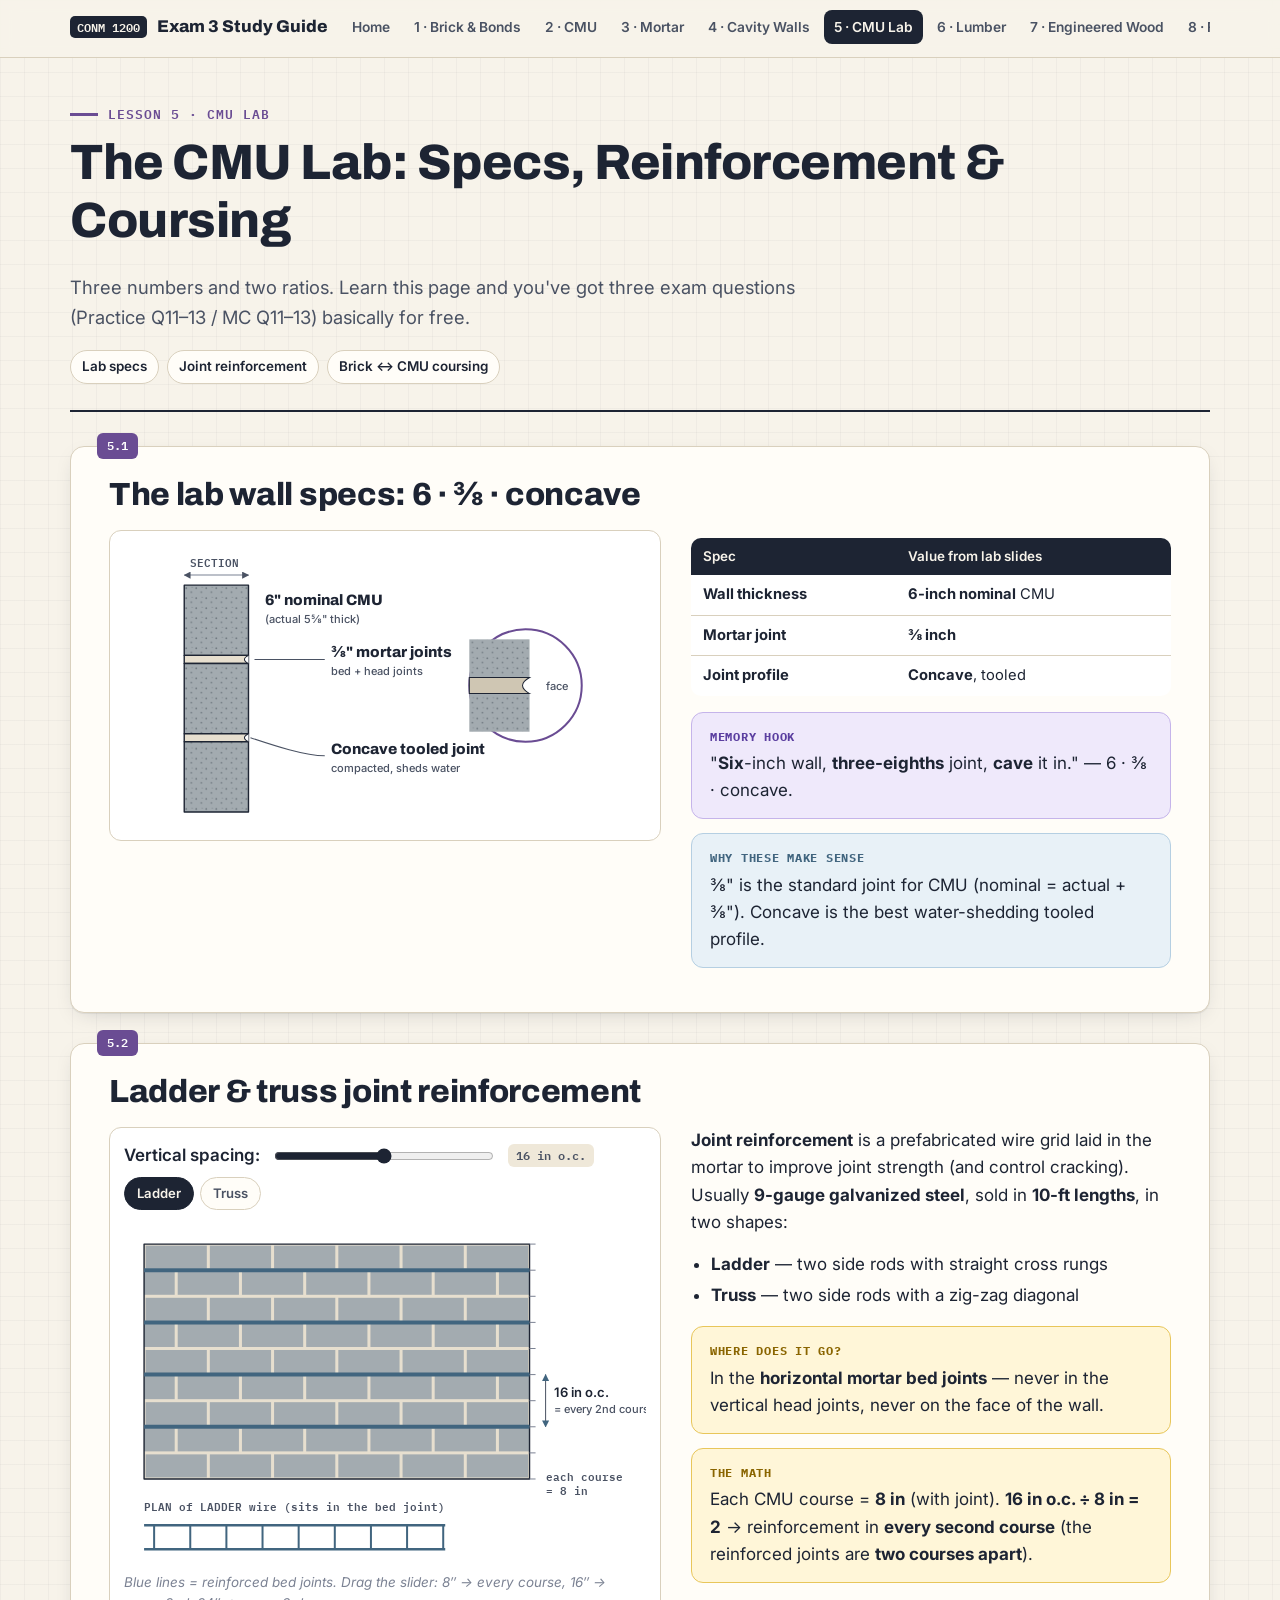
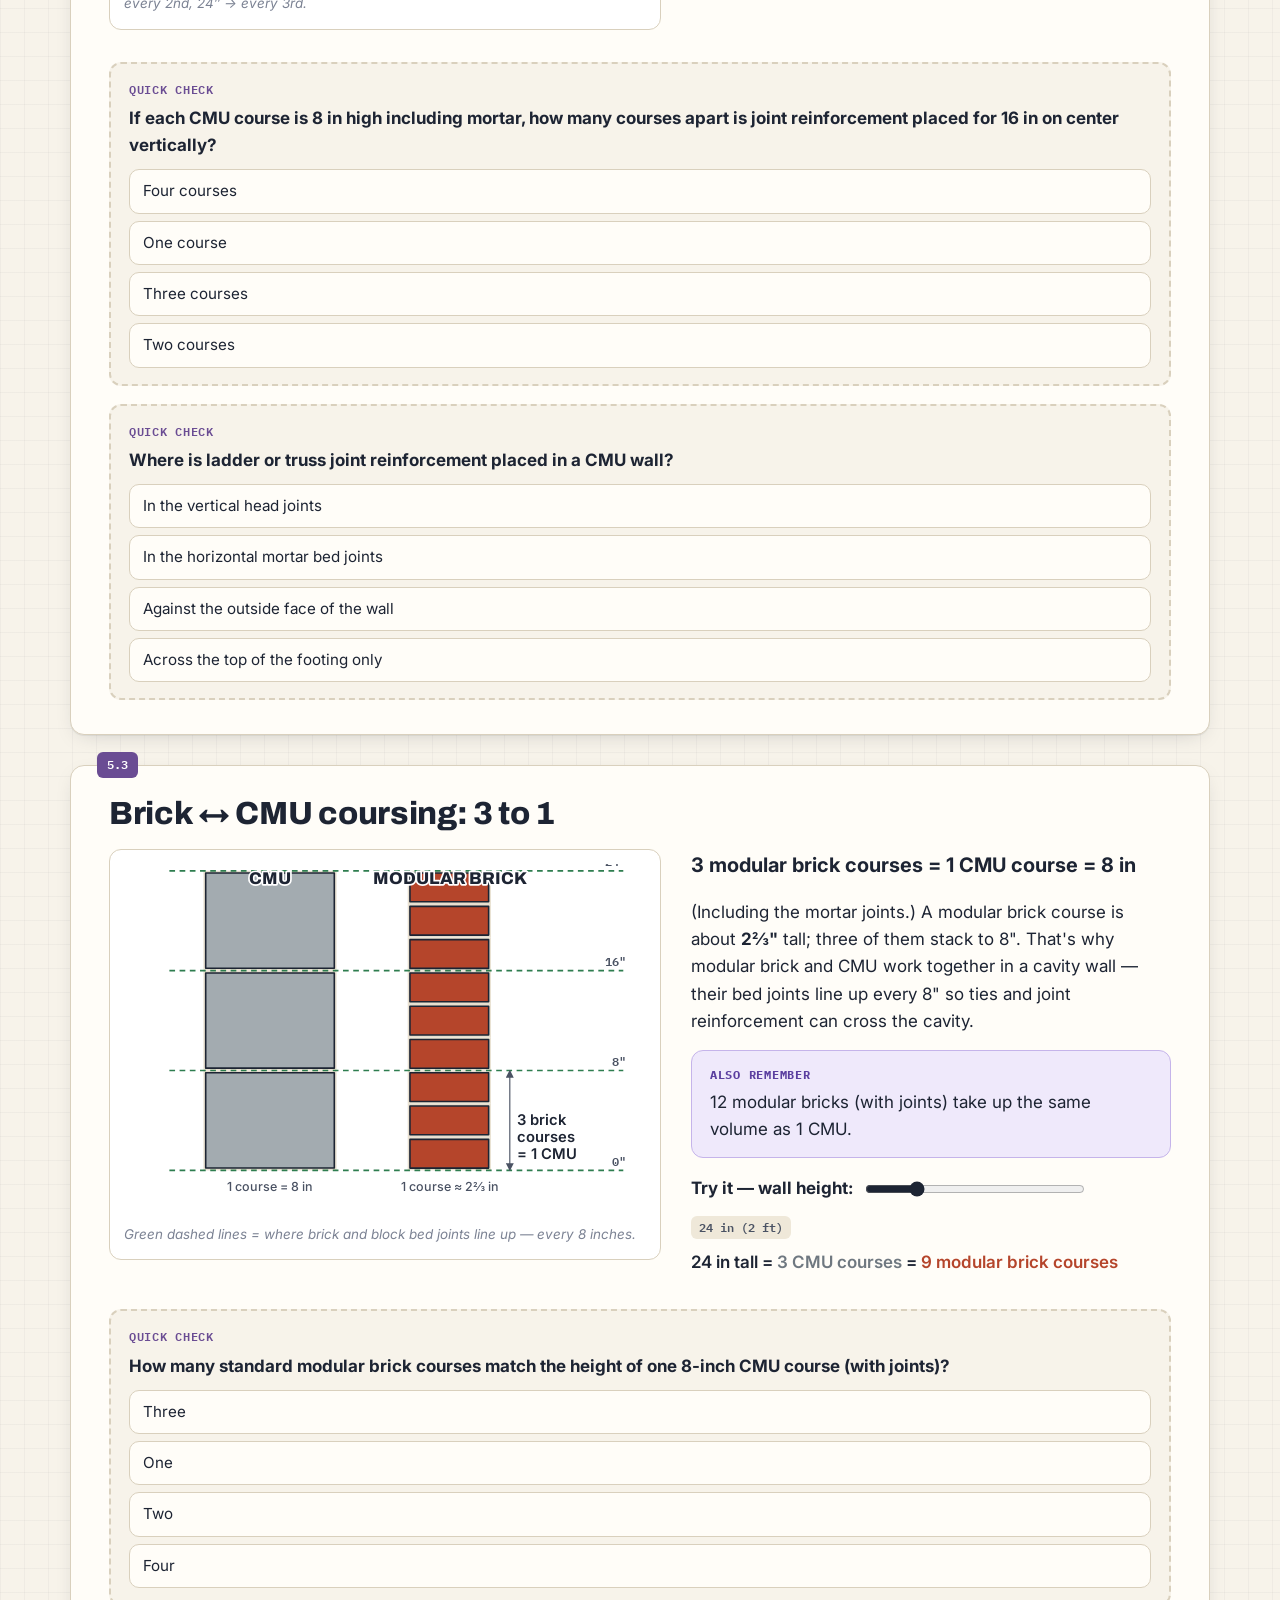
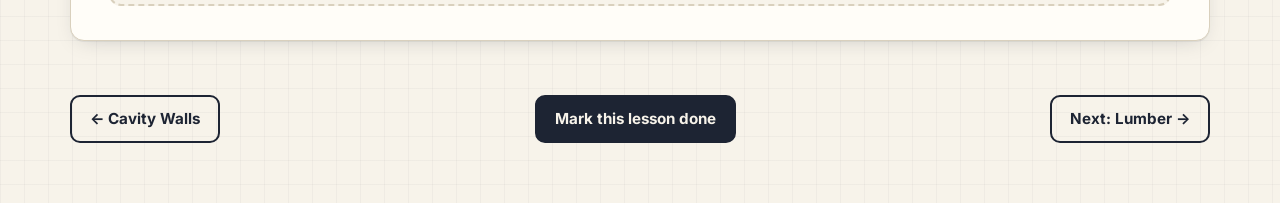
<file: cmu-lab.html>
<!doctype html>
<html lang="en"><head><meta charset="utf-8"><meta name="viewport" content="width=device-width,initial-scale=1">
<title>5 · CMU Lab — CONM 1200 Exam 3</title>
<link rel="stylesheet" href="css/style.css"><script src="js/diagrams.js"></script></head>
<body style="--accent:var(--lab)">
<main class="wrap">
  <div class="lesson-hero">
    <div class="kicker">Lesson 5 · CMU lab</div>
    <h1>The CMU Lab: Specs, Reinforcement &amp; Coursing</h1>
    <p class="lede">Three numbers and two ratios. Learn this page and you've got three exam questions (Practice Q11–13 / MC Q11–13) basically for free.</p>
    <div class="toc"><a href="#s1">Lab specs</a><a href="#s2">Joint reinforcement</a><a href="#s3">Brick ↔ CMU coursing</a></div>
  </div>

  <section class="topic" id="s1"><span class="num">5.1</span>
    <h2>The lab wall specs: 6 · ⅜ · concave</h2>
    <div class="grid-dia">
      <figure class="dia">
        <svg viewBox="0 0 520 280" role="img" aria-label="CMU lab wall specs">
          <!-- section of 6in wall, 3 courses -->
          <text x="90" y="22" class="lbl-m" text-anchor="middle">SECTION</text>
          <g>
            <rect x="60" y="40" width="64" height="70" fill="url(#p-cmu)" class="o"/>
            <rect x="60" y="110" width="64" height="8" class="f-mortar o"/>
            <rect x="60" y="118" width="64" height="70" fill="url(#p-cmu)" class="o"/>
            <rect x="60" y="188" width="64" height="8" class="f-mortar o"/>
            <rect x="60" y="196" width="64" height="70" fill="url(#p-cmu)" class="o"/>
            <path d="M124 110 Q116 114 124 118" fill="#fff" stroke="#1d2433"/><path d="M124 188 Q116 192 124 196" fill="#fff" stroke="#1d2433"/>
          </g>
          <path d="M60 30 h64" class="dim" marker-start="url(#m-arrow)" marker-end="url(#m-arrow)"/>
          <text x="140" y="60" class="lbl-b">6" nominal CMU</text><text x="140" y="78" class="lbl-s">(actual 5⅝" thick)</text>
          <path d="M130 114 H200" class="lead"/><text x="206" y="112" class="lbl-b">⅜" mortar joints</text><text x="206" y="130" class="lbl-s">bed + head joints</text>
          <path d="M126 192 C150 200 180 210 200 210" class="lead"/><text x="206" y="208" class="lbl-b">Concave tooled joint</text><text x="206" y="226" class="lbl-s">compacted, sheds water</text>
          <!-- big concave zoom -->
          <g transform="translate(400,140)">
            <circle r="56" fill="#fff" stroke="#6a4c93" stroke-width="2"/>
            <rect x="-56" y="-46" width="60" height="38" fill="url(#p-cmu)"/><rect x="-56" y="8" width="60" height="38" fill="url(#p-cmu)"/>
            <path d="M-56 -8 H4 Q-10 0 4 8 H-56Z" fill="#cfc6b3" stroke="#1d2433"/>
            <text x="20" y="4" class="lbl-s">face</text>
          </g>
        </svg>
      </figure>
      <div>
        <table class="t"><tr><th>Spec</th><th>Value from lab slides</th></tr>
          <tr><td class="k">Wall thickness</td><td><b>6-inch nominal</b> CMU</td></tr>
          <tr><td class="k">Mortar joint</td><td><b>⅜ inch</b></td></tr>
          <tr><td class="k">Joint profile</td><td><b>Concave</b>, tooled</td></tr></table>
        <div class="callout hook"><b>Memory hook</b><p>"<b>Six</b>-inch wall, <b>three-eighths</b> joint, <b>cave</b> it in." — 6 · ⅜ · concave.</p></div>
        <div class="callout note"><b>Why these make sense</b><p>⅜" is the standard joint for CMU (nominal = actual + ⅜"). Concave is the best water-shedding tooled profile.</p></div>
      </div>
    </div>
  </section>

  <section class="topic" id="s2"><span class="num">5.2</span>
    <h2>Ladder &amp; truss joint reinforcement</h2>
    <div class="grid-dia">
      <figure class="dia">
        <div class="slider-row">Vertical spacing:
          <input type="range" id="jrS" min="1" max="3" step="1" value="2" aria-label="spacing in courses">
          <span id="jrLbl" class="pill">16 in o.c.</span>
        </div>
        <div class="dia-controls" data-chips="jrKind"><button class="chip on" data-v="ladder">Ladder</button><button class="chip" data-v="truss">Truss</button></div>
        <div id="jrBox"></div>
        <figcaption>Blue lines = reinforced bed joints. Drag the slider: 8″ → every course, 16″ → every 2nd, 24″ → every 3rd.</figcaption>
      </figure>
      <div>
        <p><b>Joint reinforcement</b> is a prefabricated wire grid laid in the mortar to improve joint strength (and control cracking). Usually <b>9-gauge galvanized steel</b>, sold in <b>10-ft lengths</b>, in two shapes:</p>
        <ul class="tight"><li><b>Ladder</b> — two side rods with straight cross rungs</li><li><b>Truss</b> — two side rods with a zig-zag diagonal</li></ul>
        <div class="callout exam"><b>Where does it go?</b><p>In the <b>horizontal mortar bed joints</b> — never in the vertical head joints, never on the face of the wall.</p></div>
        <div class="callout exam"><b>The math</b><p>Each CMU course = <b>8 in</b> (with joint). <b>16 in o.c. ÷ 8 in = 2</b> → reinforcement in <b>every second course</b> (the reinforced joints are <b>two courses apart</b>).</p></div>
      </div>
    </div>
    <div class="qc" data-a="3"><div class="qh">Quick check</div><div class="qq">If each CMU course is 8 in high including mortar, how many courses apart is joint reinforcement placed for 16 in on center vertically?</div>
      <div class="opts"><button class="opt">Four courses</button><button class="opt">One course</button><button class="opt">Three courses</button><button class="opt">Two courses</button></div>
      <div class="why">16 ÷ 8 = 2.</div></div>
    <div class="qc" data-a="1"><div class="qh">Quick check</div><div class="qq">Where is ladder or truss joint reinforcement placed in a CMU wall?</div>
      <div class="opts"><button class="opt">In the vertical head joints</button><button class="opt">In the horizontal mortar bed joints</button><button class="opt">Against the outside face of the wall</button><button class="opt">Across the top of the footing only</button></div>
      <div class="why">It lies flat in the bed joint, embedded in mortar.</div></div>
  </section>

  <section class="topic" id="s3"><span class="num">5.3</span>
    <h2>Brick ↔ CMU coursing: 3 to 1</h2>
    <div class="grid-dia">
      <figure class="dia"><div data-dia="cmuBrick"></div><figcaption>Green dashed lines = where brick and block bed joints line up — every 8 inches.</figcaption></figure>
      <div>
        <p class="big">3 modular brick courses = 1 CMU course = 8 in</p>
        <p>(Including the mortar joints.) A modular brick course is about <b>2⅔"</b> tall; three of them stack to 8". That's why modular brick and CMU work together in a cavity wall — their bed joints line up every 8" so ties and joint reinforcement can cross the cavity.</p>
        <div class="callout hook"><b>Also remember</b><p>12 modular bricks (with joints) take up the same volume as 1 CMU.</p></div>
        <div class="calc" style="margin-top:14px">
          <label for="hIn"><b>Try it — wall height:</b></label>
          <input type="range" id="hIn" min="8" max="96" step="8" value="24">
          <span class="pill" id="hOut"></span>
        </div>
        <p id="hRes" style="font-weight:600"></p>
      </div>
    </div>
    <div class="qc" data-a="0"><div class="qh">Quick check</div><div class="qq">How many standard modular brick courses match the height of one 8-inch CMU course (with joints)?</div>
      <div class="opts"><button class="opt">Three</button><button class="opt">One</button><button class="opt">Two</button><button class="opt">Four</button></div>
      <div class="why">3 × 2⅔" = 8".</div></div>
  </section>

  <div class="done-row"><a class="btn ghost" href="cavity-walls.html">← Cavity Walls</a><button class="btn" data-done>Mark this lesson done</button><a class="btn ghost" href="wood.html">Next: Lumber →</a></div>
</main>
<script>
let jrK='ladder';
function jrDraw(){ const n=+document.getElementById('jrS').value; document.getElementById('jrLbl').textContent=(n*8)+' in o.c.'; document.getElementById('jrBox').innerHTML=DIA.jointReinf(n,jrK); }
function jrKind(v){ jrK=v; jrDraw(); }
document.getElementById('jrS').addEventListener('input',jrDraw);
function hDraw(){ const h=+document.getElementById('hIn').value; document.getElementById('hOut').textContent=h+' in ('+(h/12).toFixed(2).replace(/\.00$/,'')+' ft)'; document.getElementById('hRes').innerHTML=`${h} in tall = <span style="color:var(--cmu-d)">${h/8} CMU courses</span> = <span style="color:var(--brick)">${3*h/8} modular brick courses</span>`; }
document.getElementById('hIn').addEventListener('input',hDraw);
document.addEventListener('DOMContentLoaded',()=>{jrDraw();hDraw();});
</script>
<script src="js/app.js"></script>
</body></html>
</file>
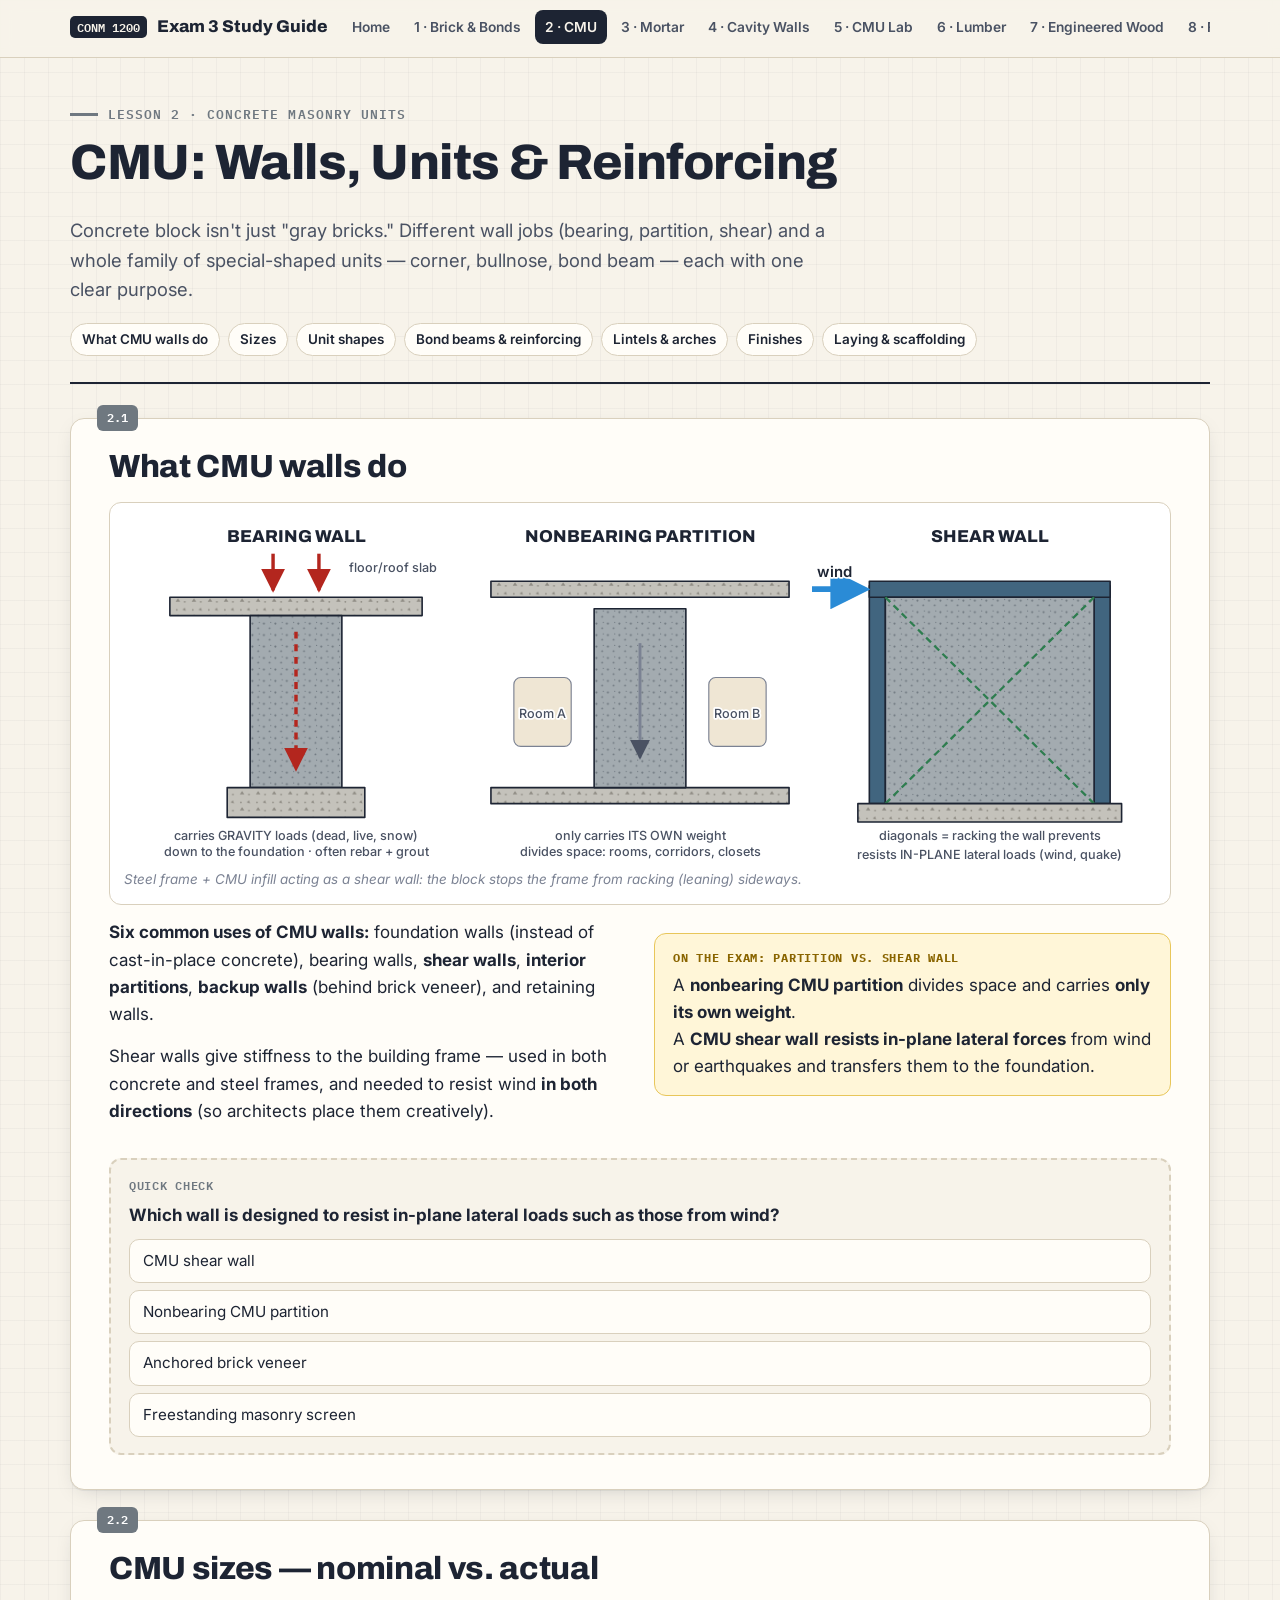
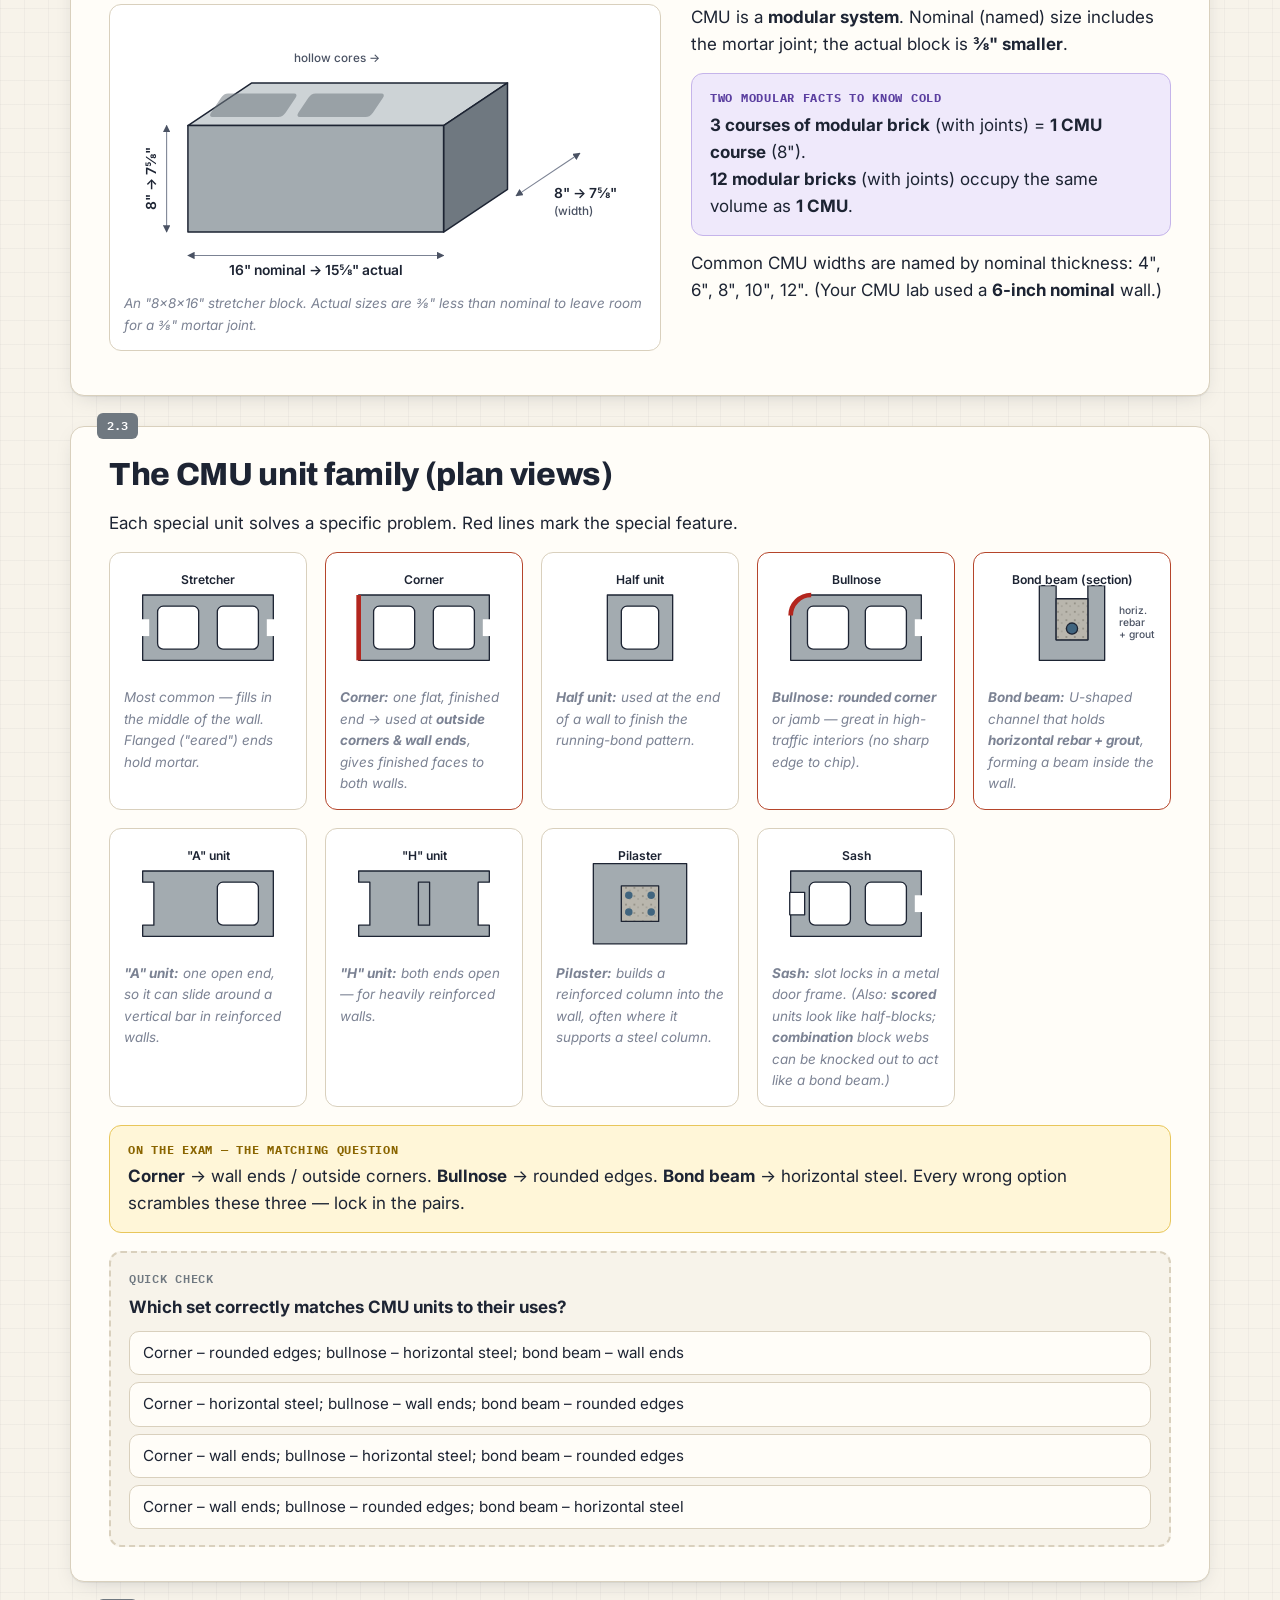
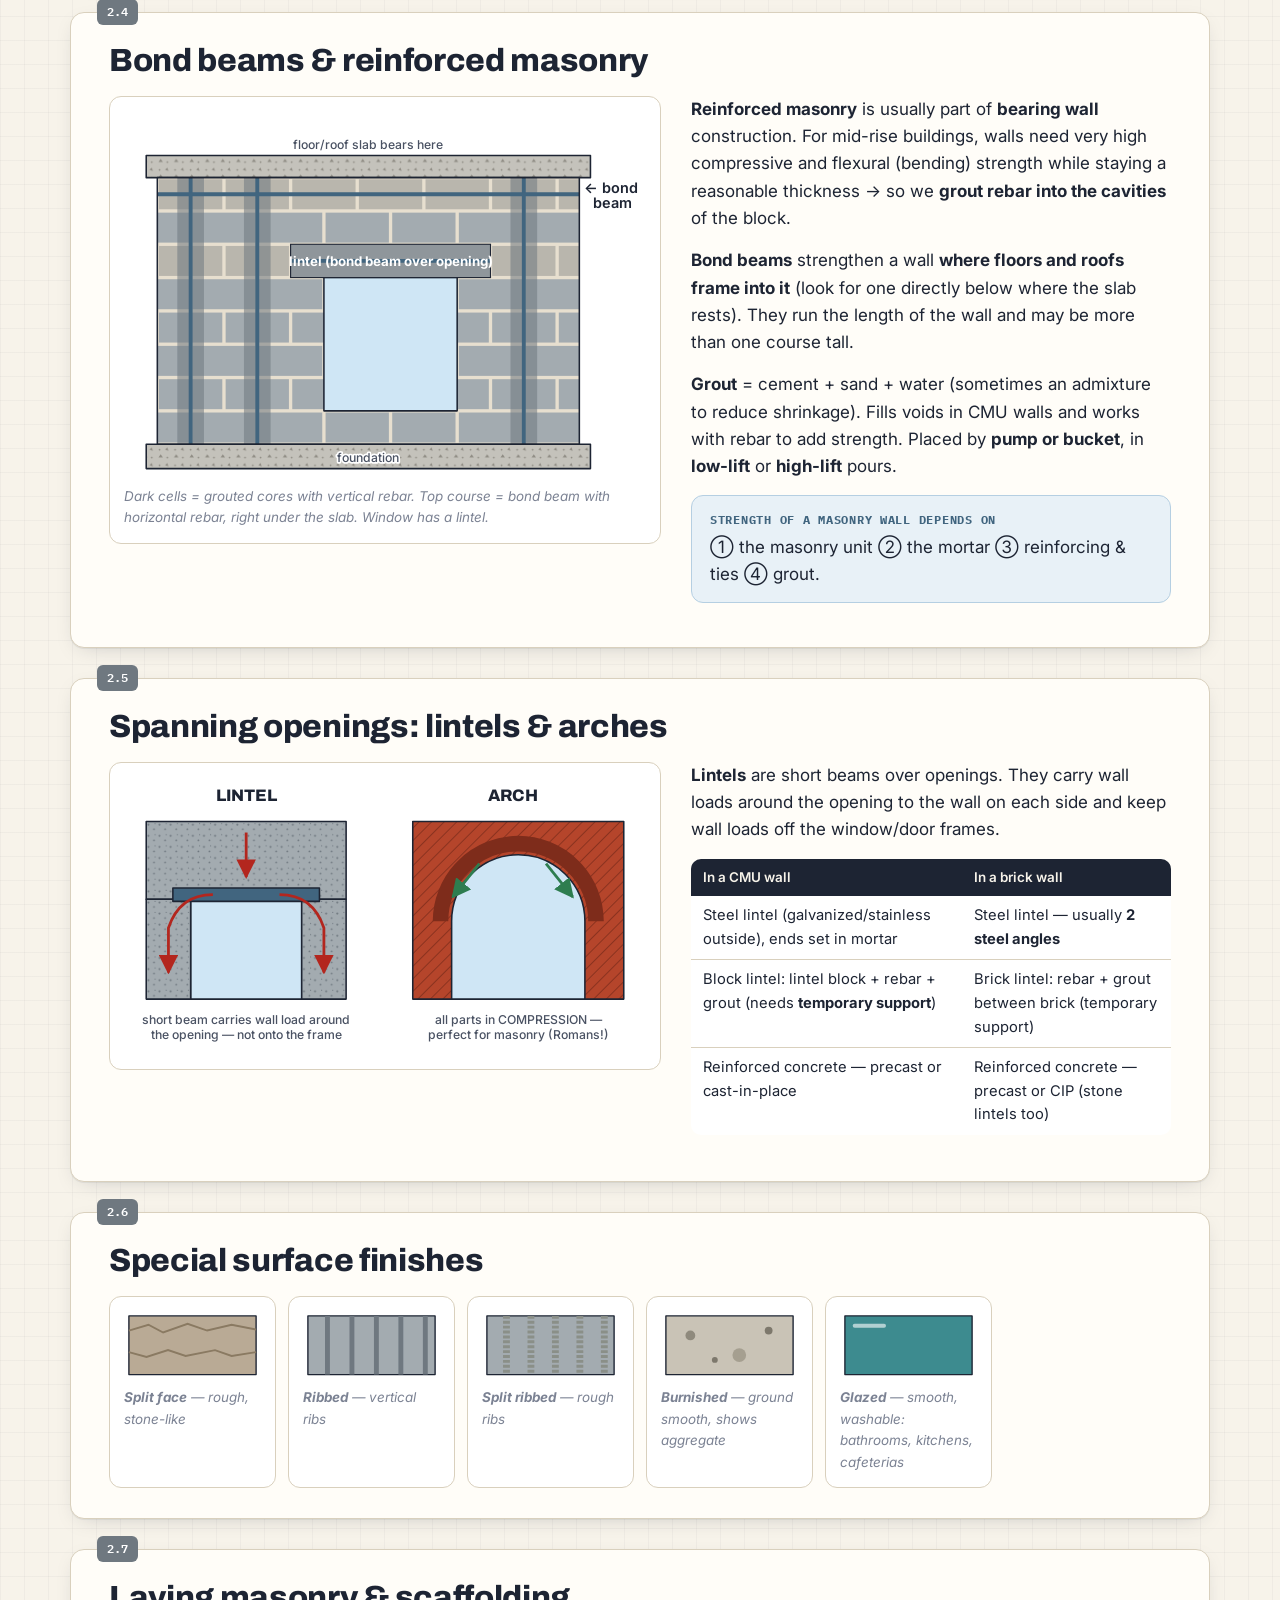
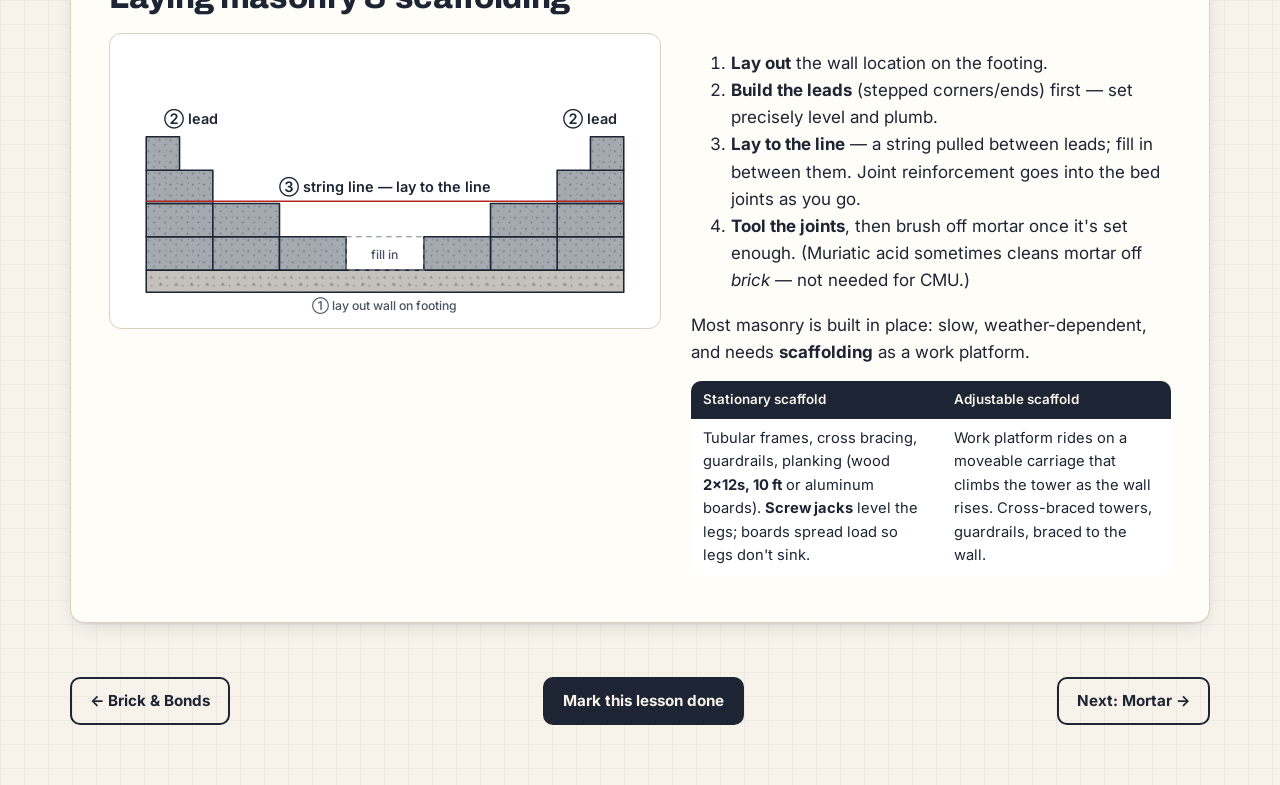
<file: cmu.html>
<!doctype html>
<html lang="en"><head><meta charset="utf-8"><meta name="viewport" content="width=device-width,initial-scale=1">
<title>2 · CMU — CONM 1200 Exam 3</title>
<link rel="stylesheet" href="css/style.css"><script src="js/diagrams.js"></script></head>
<body style="--accent:var(--cmu-d)">
<main class="wrap">
  <div class="lesson-hero">
    <div class="kicker">Lesson 2 · Concrete Masonry Units</div>
    <h1>CMU: Walls, Units &amp; Reinforcing</h1>
    <p class="lede">Concrete block isn't just "gray bricks." Different wall jobs (bearing, partition, shear) and a whole family of special-shaped units — corner, bullnose, bond beam — each with one clear purpose.</p>
    <div class="toc"><a href="#s1">What CMU walls do</a><a href="#s2">Sizes</a><a href="#s3">Unit shapes</a><a href="#s4">Bond beams &amp; reinforcing</a><a href="#s5">Lintels &amp; arches</a><a href="#s6">Finishes</a><a href="#s7">Laying &amp; scaffolding</a></div>
  </div>

  <section class="topic" id="s1"><span class="num">2.1</span>
    <h2>What CMU walls do</h2>
    <figure class="dia">
      <svg viewBox="0 0 900 300" role="img" aria-label="Bearing wall, partition and shear wall">
        <!-- bearing -->
        <text x="150" y="22" class="lbl-b" text-anchor="middle">BEARING WALL</text>
        <rect x="40" y="70" width="220" height="16" fill="url(#p-conc)" class="o"/>
        <text x="196" y="48" class="lbl-s">floor/roof slab</text>
        <rect x="110" y="86" width="80" height="150" fill="url(#p-cmu)" class="o"/>
        <rect x="90" y="236" width="120" height="26" fill="url(#p-conc)" class="o"/>
        <g stroke="#b3261e" stroke-width="3"><path d="M130 32 v32" marker-end="url(#m-arrow-red)"/><path d="M170 32 v32" marker-end="url(#m-arrow-red)"/><path d="M150 100 v120" marker-end="url(#m-arrow-red)" stroke-dasharray="6 5"/></g>
        <text x="150" y="282" class="lbl-s" text-anchor="middle">carries GRAVITY loads (dead, live, snow)</text>
        <text x="150" y="296" class="lbl-s" text-anchor="middle">down to the foundation · often rebar + grout</text>
        <!-- partition -->
        <text x="450" y="22" class="lbl-b" text-anchor="middle">NONBEARING PARTITION</text>
        <rect x="320" y="56" width="260" height="14" fill="url(#p-conc)" class="o"/>
        <rect x="320" y="236" width="260" height="14" fill="url(#p-conc)" class="o"/>
        <rect x="410" y="80" width="80" height="156" fill="url(#p-cmu)" class="o"/>
        
        <rect x="340" y="140" width="50" height="60" rx="6" fill="#efe6d4" stroke="#7b8293"/><text x="365" y="175" class="lbl-s" text-anchor="middle">Room A</text>
        <rect x="510" y="140" width="50" height="60" rx="6" fill="#efe6d4" stroke="#7b8293"/><text x="535" y="175" class="lbl-s" text-anchor="middle">Room B</text>
        <path d="M450 110 v100" stroke="#7b8293" stroke-width="2.5" marker-end="url(#m-arrow)"/>
        <text x="450" y="282" class="lbl-s" text-anchor="middle">only carries ITS OWN weight</text>
        <text x="450" y="296" class="lbl-s" text-anchor="middle">divides space: rooms, corridors, closets</text>
        <!-- shear -->
        <text x="755" y="22" class="lbl-b" text-anchor="middle">SHEAR WALL</text>
        <rect x="650" y="60" width="14" height="190" class="f-steel o"/><rect x="846" y="60" width="14" height="190" class="f-steel o"/><rect x="650" y="56" width="210" height="14" class="f-steel o"/>
        <rect x="664" y="70" width="182" height="180" fill="url(#p-cmu)" class="o"/>
        <path d="M600 63 h44" stroke="#2a8bd6" stroke-width="5" marker-end="url(#m-arrow-water)"/>
        <text x="604" y="52" class="lbl" fill="#2a8bd6">wind</text>
        <path d="M664 70 L846 250" stroke="#2e7d4f" stroke-width="2" stroke-dasharray="6 4"/>
        <path d="M846 70 L664 250" stroke="#2e7d4f" stroke-width="2" stroke-dasharray="6 4"/>
        <rect x="640" y="250" width="230" height="16" fill="url(#p-conc)" class="o"/>
        <text x="755" y="282" class="lbl-s" text-anchor="middle">diagonals = racking the wall prevents</text>
        <text x="755" y="298" class="lbl-s" text-anchor="middle">resists IN-PLANE lateral loads (wind, quake)</text>
      </svg>
      <figcaption>Steel frame + CMU infill acting as a shear wall: the block stops the frame from racking (leaning) sideways.</figcaption>
    </figure>
    <div class="grid2">
      <div>
        <p><b>Six common uses of CMU walls:</b> foundation walls (instead of cast-in-place concrete), bearing walls, <b>shear walls</b>, <b>interior partitions</b>, <b>backup walls</b> (behind brick veneer), and retaining walls.</p>
        <p>Shear walls give stiffness to the building frame — used in both concrete and steel frames, and needed to resist wind <b>in both directions</b> (so architects place them creatively).</p>
      </div>
      <div class="callout exam"><b>On the exam: partition vs. shear wall</b>
        <p>A <b>nonbearing CMU partition</b> divides space and carries <b>only its own weight</b>.<br>A <b>CMU shear wall</b> <b>resists in-plane lateral forces</b> from wind or earthquakes and transfers them to the foundation.</p></div>
    </div>
    <div class="qc" data-a="0"><div class="qh">Quick check</div><div class="qq">Which wall is designed to resist in-plane lateral loads such as those from wind?</div>
      <div class="opts"><button class="opt">CMU shear wall</button><button class="opt">Nonbearing CMU partition</button><button class="opt">Anchored brick veneer</button><button class="opt">Freestanding masonry screen</button></div>
      <div class="why">"Lateral loads" + "in-plane" = shear wall. A partition just divides space.</div></div>
  </section>

  <section class="topic" id="s2"><span class="num">2.2</span>
    <h2>CMU sizes — nominal vs. actual</h2>
    <div class="grid-dia">
      <figure class="dia">
        <svg viewBox="0 0 490 250" role="img" aria-label="CMU nominal and actual dimensions">
          <polygon points="60,200 300,200 360,160 360,60 300,100 60,100" fill="none"/>
          <polygon points="60,100 300,100 360,60 120,60" class="f-cmu-l o"/>
          <rect x="88" y="70" width="70" height="22" rx="4" transform="skewX(-34) translate(53,0)" fill="#6f7880" opacity=".55"/>
          <rect x="170" y="70" width="70" height="22" rx="4" transform="skewX(-34) translate(53,0)" fill="#6f7880" opacity=".55"/>
          <polygon points="300,100 360,60 360,160 300,200" class="f-cmu-d o"/>
          <rect x="60" y="100" width="240" height="100" class="f-cmu o"/>
          <path d="M60 222 h240" class="dim" marker-start="url(#m-arrow)" marker-end="url(#m-arrow)"/>
          <text x="180" y="240" class="lbl" text-anchor="middle">16" nominal → 15⅝" actual</text>
          <path d="M40 100 v100" class="dim" marker-start="url(#m-arrow)" marker-end="url(#m-arrow)"/>
          <text x="30" y="150" class="lbl" text-anchor="middle" transform="rotate(-90 30 150)">8" → 7⅝"</text>
          <path d="M368 166 l60 -40" class="dim" marker-start="url(#m-arrow)" marker-end="url(#m-arrow)"/>
          <text x="404" y="168" class="lbl">8" → 7⅝"</text>
          <text x="404" y="184" class="lbl-s">(width)</text>
          <text x="160" y="40" class="lbl-s">hollow cores →</text>
        </svg>
        <figcaption>An "8×8×16" stretcher block. Actual sizes are ⅜" less than nominal to leave room for a ⅜" mortar joint.</figcaption>
      </figure>
      <div>
        <p>CMU is a <b>modular system</b>. Nominal (named) size includes the mortar joint; the actual block is <b>⅜" smaller</b>.</p>
        <div class="callout hook"><b>Two modular facts to know cold</b>
          <p><b>3 courses of modular brick</b> (with joints) = <b>1 CMU course</b> (8").<br><b>12 modular bricks</b> (with joints) occupy the same volume as <b>1 CMU</b>.</p></div>
        <p>Common CMU widths are named by nominal thickness: 4", 6", 8", 10", 12". (Your CMU lab used a <b>6-inch nominal</b> wall.)</p>
      </div>
    </div>
  </section>

  <section class="topic" id="s3"><span class="num">2.3</span>
    <h2>The CMU unit family (plan views)</h2>
    <p>Each special unit solves a specific problem. Red lines mark the special feature.</p>
    <div class="grid3" style="grid-template-columns:repeat(auto-fill,minmax(190px,1fr))">
      <figure class="dia" style="margin:0"><div data-dia="cmuUnit" data-args='["stretcher"]'></div><figcaption>Most common — fills in the middle of the wall. Flanged ("eared") ends hold mortar.</figcaption></figure>
      <figure class="dia" style="margin:0;border-color:var(--brick)"><div data-dia="cmuUnit" data-args='["corner"]'></div><figcaption><b>Corner:</b> one flat, finished end → used at <b>outside corners &amp; wall ends</b>, gives finished faces to both walls.</figcaption></figure>
      <figure class="dia" style="margin:0"><div data-dia="cmuUnit" data-args='["half"]'></div><figcaption><b>Half unit:</b> used at the end of a wall to finish the running-bond pattern.</figcaption></figure>
      <figure class="dia" style="margin:0;border-color:var(--brick)"><div data-dia="cmuUnit" data-args='["bullnose"]'></div><figcaption><b>Bullnose:</b> <b>rounded corner</b> or jamb — great in high-traffic interiors (no sharp edge to chip).</figcaption></figure>
      <figure class="dia" style="margin:0;border-color:var(--brick)"><div data-dia="cmuUnit" data-args='["bondbeam"]'></div><figcaption><b>Bond beam:</b> U-shaped channel that holds <b>horizontal rebar + grout</b>, forming a beam inside the wall.</figcaption></figure>
      <figure class="dia" style="margin:0"><div data-dia="cmuUnit" data-args='["A"]'></div><figcaption><b>"A" unit:</b> one open end, so it can slide around a vertical bar in reinforced walls.</figcaption></figure>
      <figure class="dia" style="margin:0"><div data-dia="cmuUnit" data-args='["H"]'></div><figcaption><b>"H" unit:</b> both ends open — for heavily reinforced walls.</figcaption></figure>
      <figure class="dia" style="margin:0"><div data-dia="cmuUnit" data-args='["pilaster"]'></div><figcaption><b>Pilaster:</b> builds a reinforced column into the wall, often where it supports a steel column.</figcaption></figure>
      <figure class="dia" style="margin:0"><div data-dia="cmuUnit" data-args='["sash"]'></div><figcaption><b>Sash:</b> slot locks in a metal door frame. (Also: <b>scored</b> units look like half-blocks; <b>combination</b> block webs can be knocked out to act like a bond beam.)</figcaption></figure>
    </div>
    <div class="callout exam" style="margin-top:18px"><b>On the exam — the matching question</b>
      <p><b>Corner</b> → wall ends / outside corners. <b>Bullnose</b> → rounded edges. <b>Bond beam</b> → horizontal steel. Every wrong option scrambles these three — lock in the pairs.</p></div>
    <div class="qc" data-a="3"><div class="qh">Quick check</div><div class="qq">Which set correctly matches CMU units to their uses?</div>
      <div class="opts"><button class="opt">Corner – rounded edges; bullnose – horizontal steel; bond beam – wall ends</button><button class="opt">Corner – horizontal steel; bullnose – wall ends; bond beam – rounded edges</button><button class="opt">Corner – wall ends; bullnose – horizontal steel; bond beam – rounded edges</button><button class="opt">Corner – wall ends; bullnose – rounded edges; bond beam – horizontal steel</button></div>
      <div class="why">Each name tells you its job: <b>corner</b> at corners/ends, <b>bull-nose</b> = rounded nose, <b>bond beam</b> = a beam (needs horizontal steel).</div></div>
  </section>

  <section class="topic" id="s4"><span class="num">2.4</span>
    <h2>Bond beams &amp; reinforced masonry</h2>
    <div class="grid-dia">
      <figure class="dia">
        <svg viewBox="0 0 470 330" role="img" aria-label="Reinforced CMU wall elevation">
          <defs><clipPath id="rw"><rect x="30" y="60" width="380" height="240"/></clipPath></defs>
          <rect x="20" y="40" width="400" height="20" fill="url(#p-conc)" class="o"/>
          <text x="220" y="34" class="lbl-s" text-anchor="middle">floor/roof slab bears here</text>
          <rect x="30" y="60" width="380" height="240" class="f-mortar"/>
          <g clip-path="url(#rw)">
            <!-- block courses: 30px tall, 60 wide -->
            <g id="courses"></g>
          </g>
          <rect x="30" y="60" width="380" height="240" fill="none" class="o"/>
          <rect x="20" y="300" width="400" height="22" fill="url(#p-conc)" class="o"/>
          <text x="220" y="316" class="lbl-s" text-anchor="middle">foundation</text>
          <g id="labels"></g>
        </svg>
        <figcaption>Dark cells = grouted cores with vertical rebar. Top course = bond beam with horizontal rebar, right under the slab. Window has a lintel.</figcaption>
      </figure>
      <div>
        <p><b>Reinforced masonry</b> is usually part of <b>bearing wall</b> construction. For mid-rise buildings, walls need very high compressive and flexural (bending) strength while staying a reasonable thickness → so we <b>grout rebar into the cavities</b> of the block.</p>
        <p><b>Bond beams</b> strengthen a wall <b>where floors and roofs frame into it</b> (look for one directly below where the slab rests). They run the length of the wall and may be more than one course tall.</p>
        <p><b>Grout</b> = cement + sand + water (sometimes an admixture to reduce shrinkage). Fills voids in CMU walls and works with rebar to add strength. Placed by <b>pump or bucket</b>, in <b>low-lift</b> or <b>high-lift</b> pours.</p>
        <div class="callout note"><b>Strength of a masonry wall depends on</b>
          <p>① the masonry unit ② the mortar ③ reinforcing &amp; ties ④ grout.</p></div>
      </div>
    </div>
  </section>

  <section class="topic" id="s5"><span class="num">2.5</span>
    <h2>Spanning openings: lintels &amp; arches</h2>
    <div class="grid-dia">
      <figure class="dia">
        <svg viewBox="0 0 470 250" role="img" aria-label="Lintel and arch load paths">
          <text x="110" y="22" class="lbl-b" text-anchor="middle">LINTEL</text>
          <rect x="20" y="40" width="180" height="70" fill="url(#p-cmu)" class="o"/>
          <rect x="60" y="110" width="100" height="90" class="f-glass o"/>
          <rect x="20" y="110" width="40" height="90" fill="url(#p-cmu)" class="o"/><rect x="160" y="110" width="40" height="90" fill="url(#p-cmu)" class="o"/>
          <rect x="44" y="100" width="132" height="12" class="f-steel o"/>
          <g stroke="#b3261e" stroke-width="2.5"><path d="M110 50 v40" marker-end="url(#m-arrow-red)"/><path d="M80 106 q-30 0 -40 30 v40" fill="none" marker-end="url(#m-arrow-red)"/><path d="M140 106 q30 0 40 30 v40" fill="none" marker-end="url(#m-arrow-red)"/></g>
          <text x="110" y="222" class="lbl-s" text-anchor="middle">short beam carries wall load around</text>
          <text x="110" y="236" class="lbl-s" text-anchor="middle">the opening — not onto the frame</text>
          <text x="350" y="22" class="lbl-b" text-anchor="middle">ARCH</text>
          <rect x="260" y="40" width="190" height="160" fill="url(#p-brick)" class="o"/>
          <path d="M295 200 V130 A60 60 0 0 1 415 130 V200Z" class="f-glass o"/>
          <path d="M285 130 A70 70 0 0 1 425 130" fill="none" stroke="#7e2c1b" stroke-width="14"/>
          <g stroke="#2e7d4f" stroke-width="2.5" fill="none"><path d="M320 78 l-24 30" marker-end="url(#m-arrow-green)"/><path d="M380 78 l24 30" marker-end="url(#m-arrow-green)"/></g>
          <text x="355" y="222" class="lbl-s" text-anchor="middle">all parts in COMPRESSION —</text>
          <text x="355" y="236" class="lbl-s" text-anchor="middle">perfect for masonry (Romans!)</text>
        </svg>
      </figure>
      <div>
        <p><b>Lintels</b> are short beams over openings. They carry wall loads around the opening to the wall on each side and keep wall loads off the window/door frames.</p>
        <table class="t"><tr><th>In a CMU wall</th><th>In a brick wall</th></tr>
          <tr><td>Steel lintel (galvanized/stainless outside), ends set in mortar</td><td>Steel lintel — usually <b>2 steel angles</b></td></tr>
          <tr><td>Block lintel: lintel block + rebar + grout (needs <b>temporary support</b>)</td><td>Brick lintel: rebar + grout between brick (temporary support)</td></tr>
          <tr><td>Reinforced concrete — precast or cast-in-place</td><td>Reinforced concrete — precast or CIP (stone lintels too)</td></tr></table>
      </div>
    </div>
  </section>

  <section class="topic" id="s6"><span class="num">2.6</span>
    <h2>Special surface finishes</h2>
    <div class="grid3" style="grid-template-columns:repeat(auto-fill,minmax(150px,1fr));gap:12px">
      <figure class="dia" style="margin:0"><svg viewBox="0 0 140 70"><rect x="5" y="5" width="130" height="60" fill="#b9aa95" class="o"/><path d="M5 20 l20 -6 15 8 25 -9 20 7 25 -6 25 5 M5 42 l18 5 22 -7 18 6 30 -6 17 6 25 -4" stroke="#8a7a62" stroke-width="2" fill="none"/></svg><figcaption><b>Split face</b> — rough, stone-like</figcaption></figure>
      <figure class="dia" style="margin:0"><svg viewBox="0 0 140 70"><rect x="5" y="5" width="130" height="60" class="f-cmu o"/><path d="M25 5v60M50 5v60M75 5v60M100 5v60M125 5v60" stroke="#6f7880" stroke-width="5"/></svg><figcaption><b>Ribbed</b> — vertical ribs</figcaption></figure>
      <figure class="dia" style="margin:0"><svg viewBox="0 0 140 70"><rect x="5" y="5" width="130" height="60" class="f-cmu o"/><path d="M25 5v60M50 5v60M75 5v60M100 5v60M125 5v60" stroke="#8a8f88" stroke-width="7" stroke-dasharray="3 2"/></svg><figcaption><b>Split ribbed</b> — rough ribs</figcaption></figure>
      <figure class="dia" style="margin:0"><svg viewBox="0 0 140 70"><rect x="5" y="5" width="130" height="60" fill="#c9c3b6" class="o"/><circle cx="30" cy="25" r="5" fill="#8f8a7d"/><circle cx="80" cy="45" r="7" fill="#a59f90"/><circle cx="110" cy="20" r="4" fill="#7d786c"/><circle cx="55" cy="50" r="3" fill="#7d786c"/></svg><figcaption><b>Burnished</b> — ground smooth, shows aggregate</figcaption></figure>
      <figure class="dia" style="margin:0"><svg viewBox="0 0 140 70"><rect x="5" y="5" width="130" height="60" fill="#3d8b8f" class="o"/><path d="M15 15 l30 0" stroke="#fff" stroke-width="4" opacity=".6" stroke-linecap="round"/></svg><figcaption><b>Glazed</b> — smooth, washable: bathrooms, kitchens, cafeterias</figcaption></figure>
    </div>
  </section>

  <section class="topic" id="s7"><span class="num">2.7</span>
    <h2>Laying masonry &amp; scaffolding</h2>
    <div class="grid-dia">
      <figure class="dia">
        <svg viewBox="0 0 470 240" role="img" aria-label="Building leads and laying to the line">
          <rect x="20" y="200" width="430" height="20" fill="url(#p-conc)" class="o"/>
          <text x="235" y="236" class="lbl-s" text-anchor="middle">① lay out wall on footing</text>
          <!-- leads stepped -->
          <g fill="url(#p-cmu)" class="o">
            <rect x="20" y="170" width="60" height="30"/><rect x="80" y="170" width="60" height="30"/><rect x="140" y="170" width="60" height="30"/>
            <rect x="20" y="140" width="60" height="30"/><rect x="80" y="140" width="60" height="30"/>
            <rect x="20" y="110" width="60" height="30"/><rect x="20" y="80" width="30" height="30"/>
            <rect x="390" y="170" width="60" height="30"/><rect x="330" y="170" width="60" height="30"/><rect x="270" y="170" width="60" height="30"/>
            <rect x="390" y="140" width="60" height="30"/><rect x="330" y="140" width="60" height="30"/>
            <rect x="390" y="110" width="60" height="30"/><rect x="420" y="80" width="30" height="30"/>
          </g>
          <line x1="20" y1="138" x2="450" y2="138" stroke="#b3261e" stroke-width="1.5"/>
          <text x="235" y="130" class="lbl" text-anchor="middle" fill="#b3261e">③ string line — lay to the line</text>
          <text x="60" y="68" class="lbl" text-anchor="middle">② lead</text><text x="420" y="68" class="lbl" text-anchor="middle">② lead</text>
          <rect x="200" y="170" width="70" height="30" fill="none" stroke="#7b8293" stroke-dasharray="5 4"/><text x="235" y="190" class="lbl-s" text-anchor="middle">fill in</text>
        </svg>
      </figure>
      <div>
        <ol class="tight">
          <li><b>Lay out</b> the wall location on the footing.</li>
          <li><b>Build the leads</b> (stepped corners/ends) first — set precisely level and plumb.</li>
          <li><b>Lay to the line</b> — a string pulled between leads; fill in between them. Joint reinforcement goes into the bed joints as you go.</li>
          <li><b>Tool the joints</b>, then brush off mortar once it's set enough. (Muriatic acid sometimes cleans mortar off <i>brick</i> — not needed for CMU.)</li>
        </ol>
        <p>Most masonry is built in place: slow, weather-dependent, and needs <b>scaffolding</b> as a work platform.</p>
        <table class="t"><tr><th>Stationary scaffold</th><th>Adjustable scaffold</th></tr>
          <tr><td>Tubular frames, cross bracing, guardrails, planking (wood <b>2×12s, 10 ft</b> or aluminum boards). <b>Screw jacks</b> level the legs; boards spread load so legs don't sink.</td><td>Work platform rides on a moveable carriage that climbs the tower as the wall rises. Cross-braced towers, guardrails, braced to the wall.</td></tr></table>
      </div>
    </div>
  </section>

  <div class="done-row"><a class="btn ghost" href="masonry-basics.html">← Brick &amp; Bonds</a><button class="btn" data-done>Mark this lesson done</button><a class="btn ghost" href="mortar.html">Next: Mortar →</a></div>
</main>
<script>
// build reinforced wall
(function(){
  const g=document.getElementById('courses'), L=document.getElementById('labels');
  const x0=30,y0=60,BW=60,CH=30,rows=8; let s='';
  const grouted=[0,3,6]; // core columns (in 30px cells) grouted
  for(let r=0;r<rows;r++){
    const y=y0+r*CH, off=(r%2)*BW/2;
    for(let c=-1;c<8;c++){
      const x=x0+off+c*BW;
      s+=`<rect x="${x+1.5}" y="${y+1.5}" width="${BW-3}" height="${CH-3}" fill="${r===0||r===2?'#b9b6ad':'#a3abb0'}"/>`;
    }
  }
  // window
  s+=`<rect x="${x0+150}" y="${y0+3*CH}" width="120" height="${4*CH}" class="f-glass o"/>`;
  // grouted cells
  [[30,1],[90,1],[330,1]].forEach(([cx])=>{ s+=`<rect x="${x0+cx-12}" y="${y0}" width="24" height="${rows*CH}" fill="#6f7880" opacity=".55"/><line x1="${x0+cx}" y1="${y0}" x2="${x0+cx}" y2="${y0+rows*CH}" stroke="#41657f" stroke-width="3.5"/>`; });
  // bond beam top course and lintel course
  s+=`<line x1="${x0}" y1="${y0+CH/2}" x2="${x0+380}" y2="${y0+CH/2}" stroke="#41657f" stroke-width="3.5"/>`;
  s+=`<rect x="${x0+120}" y="${y0+2*CH}" width="180" height="${CH}" fill="#8f969b" stroke="#1d2433"/><line x1="${x0+120}" y1="${y0+2.5*CH}" x2="${x0+300}" y2="${y0+2.5*CH}" stroke="#41657f" stroke-width="3.5"/>`;
  g.innerHTML=s;
  L.innerHTML=`<text x="${x0+384}" y="${y0+14}" class="lbl" font-size="11">← bond</text><text x="${x0+392}" y="${y0+27}" class="lbl" font-size="11">beam</text>`+
   `<text x="${x0+210}" y="${y0+2*CH-6}" class="lbl" text-anchor="middle" font-size="12" fill="#fff" stroke="#fff" stroke-width="3" paint-order="stroke"></text>`+
   `<text x="${x0+210}" y="${y0+2*CH+20}" class="lbl-w" text-anchor="middle">lintel (bond beam over opening)</text>`;
})();
</script>
<script src="js/app.js"></script>
</body></html>
</file>
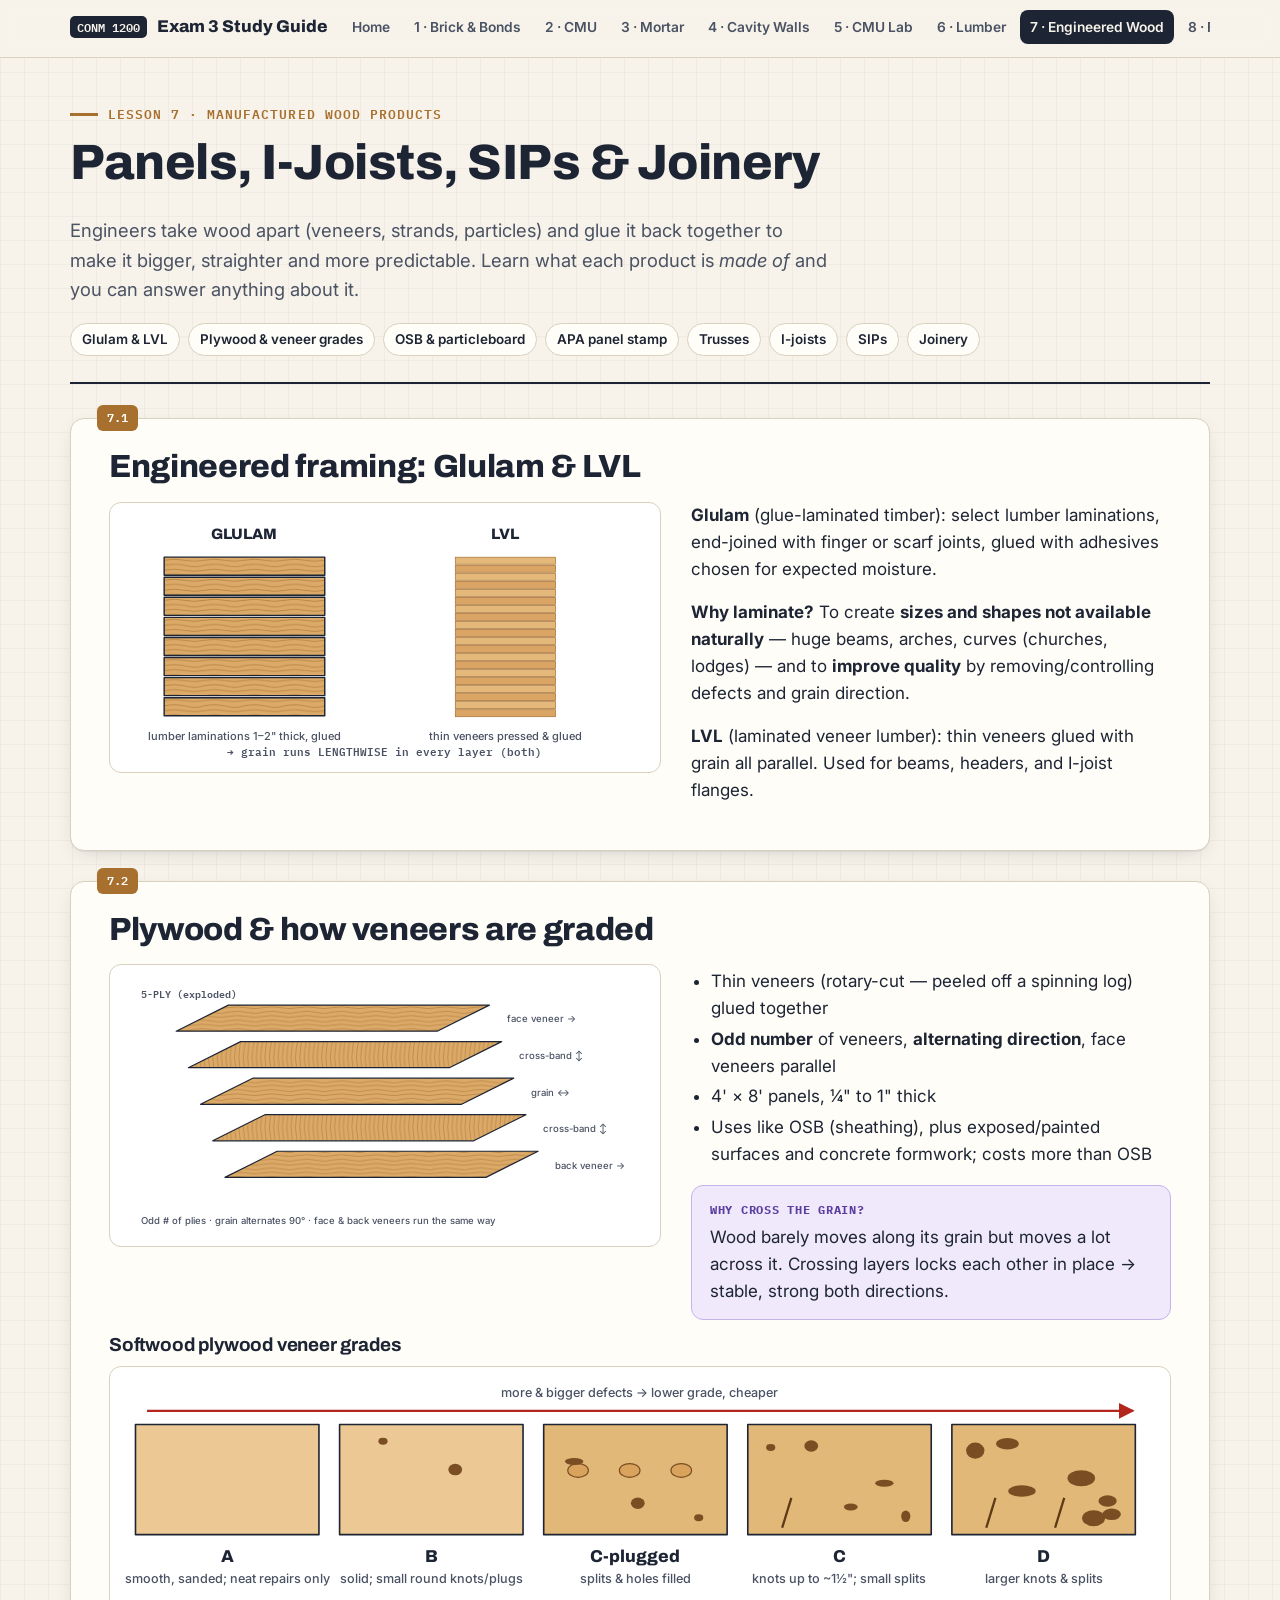
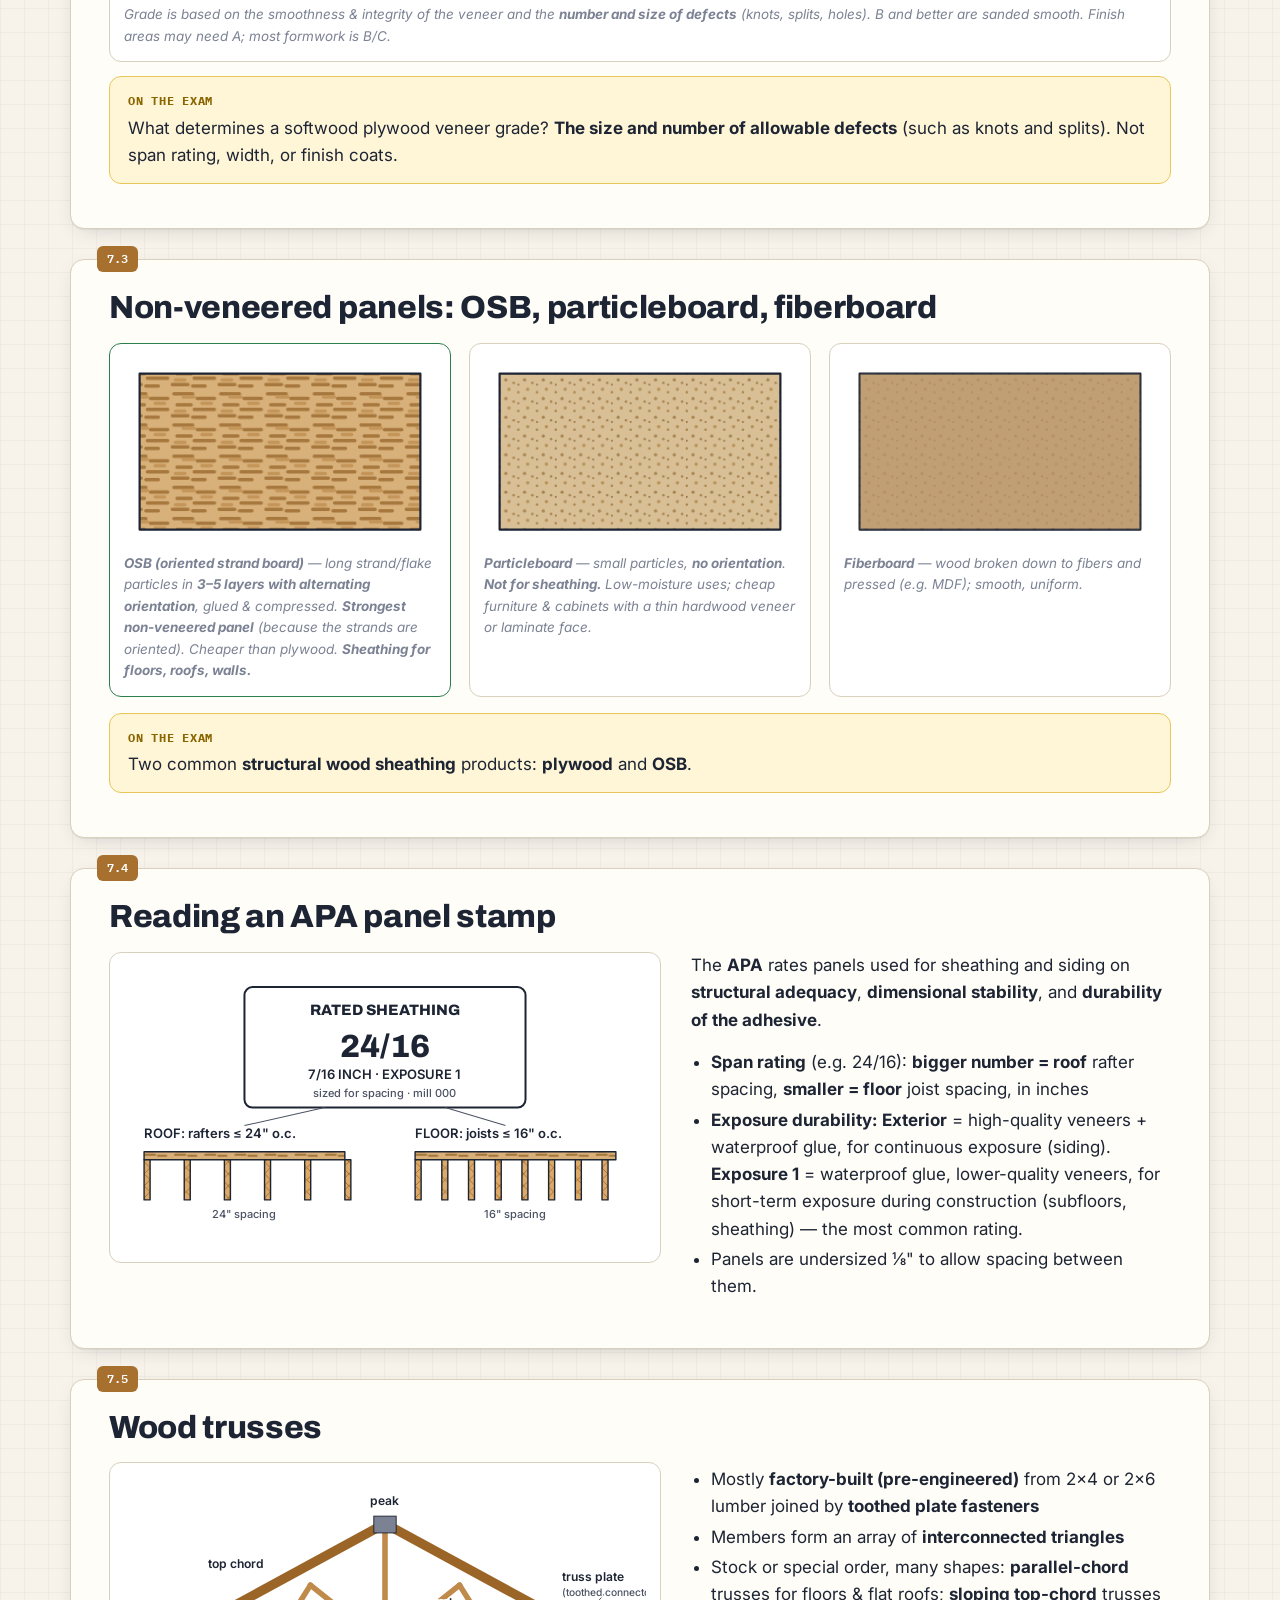
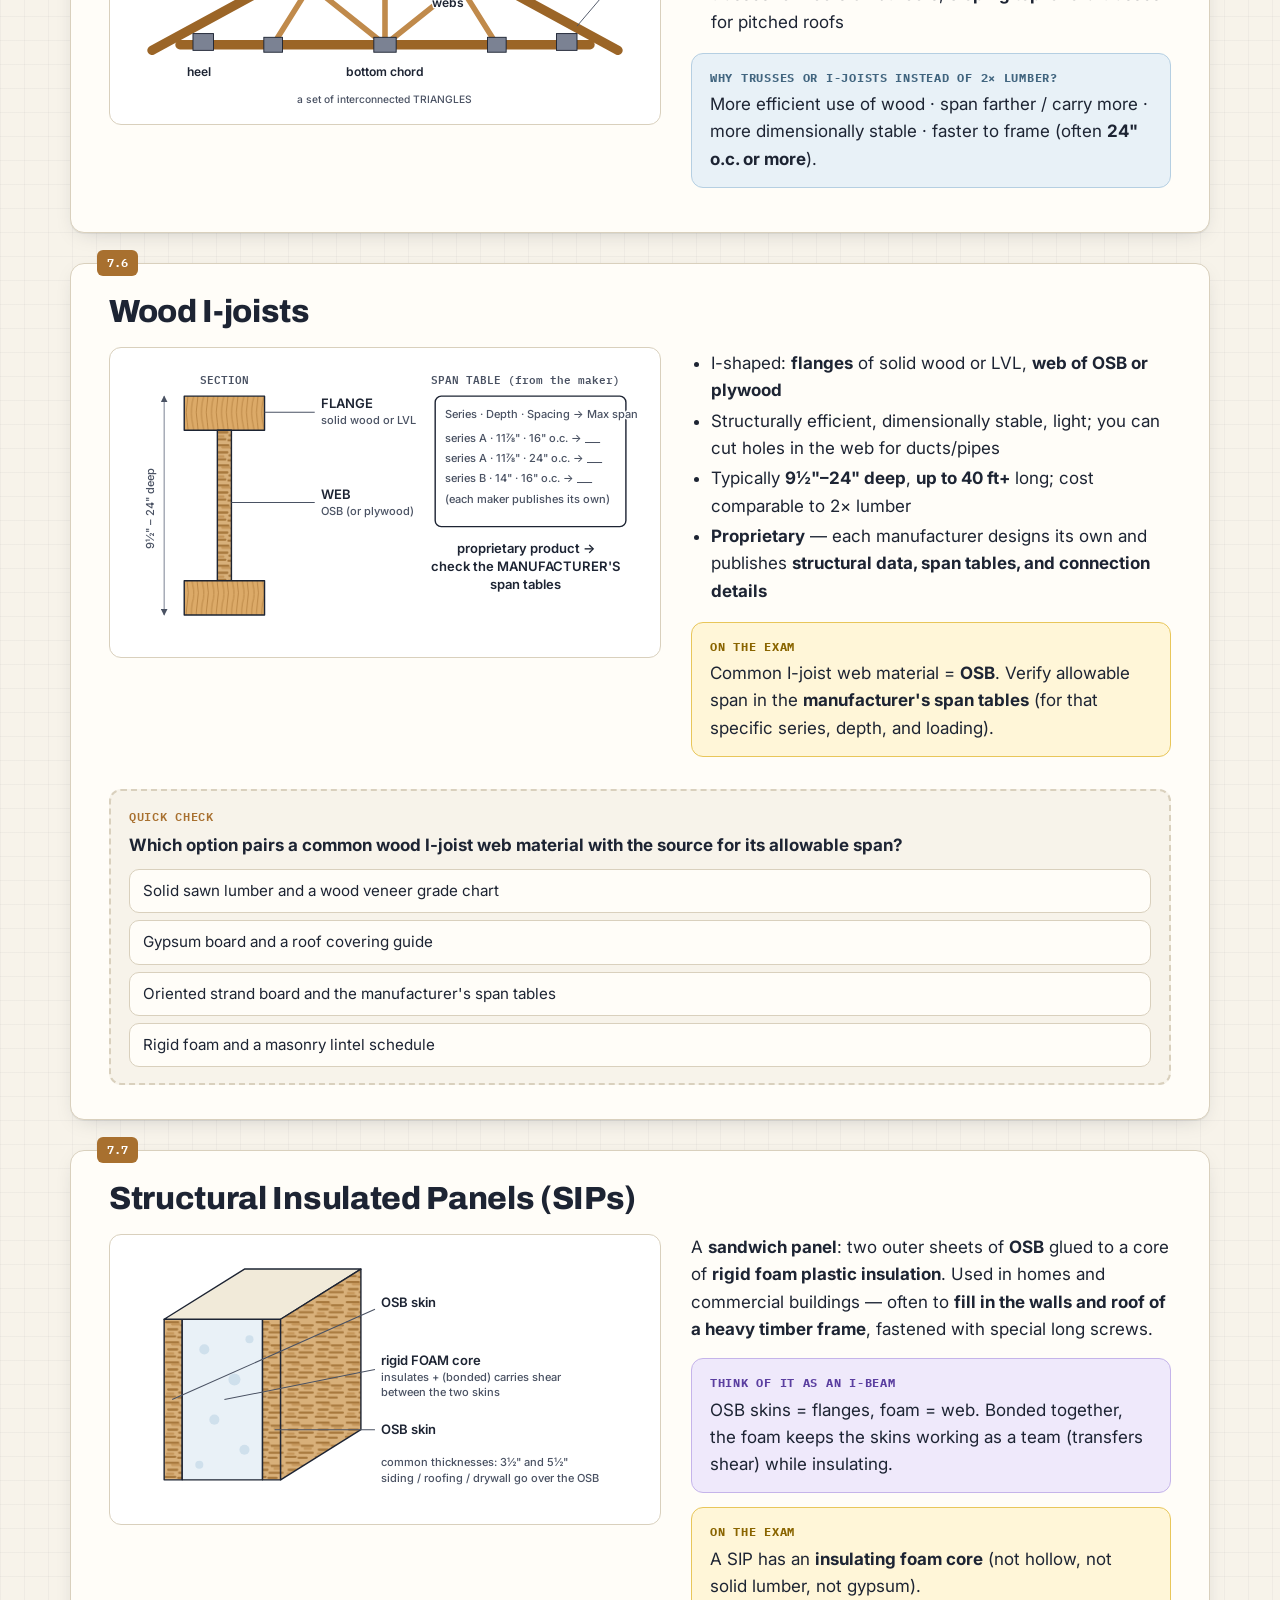
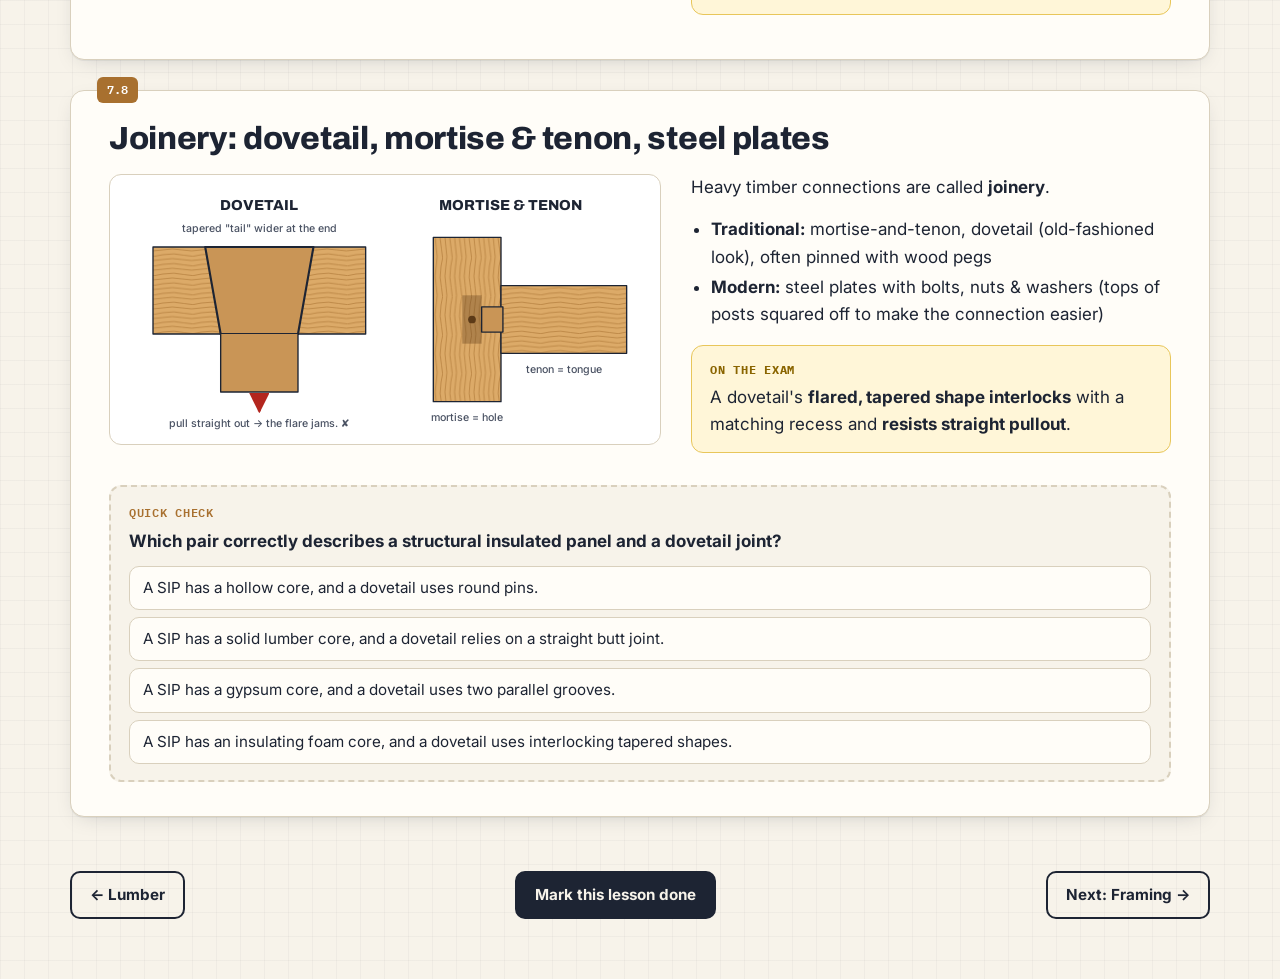
<file: engineered-wood.html>
<!doctype html>
<html lang="en"><head><meta charset="utf-8"><meta name="viewport" content="width=device-width,initial-scale=1">
<title>7 · Engineered Wood — CONM 1200 Exam 3</title>
<link rel="stylesheet" href="css/style.css"><script src="js/diagrams.js"></script></head>
<body style="--accent:var(--woodc)">
<main class="wrap">
  <div class="lesson-hero">
    <div class="kicker">Lesson 7 · Manufactured wood products</div>
    <h1>Panels, I-Joists, SIPs &amp; Joinery</h1>
    <p class="lede">Engineers take wood apart (veneers, strands, particles) and glue it back together to make it bigger, straighter and more predictable. Learn what each product is <i>made of</i> and you can answer anything about it.</p>
    <div class="toc"><a href="#s1">Glulam &amp; LVL</a><a href="#s2">Plywood &amp; veneer grades</a><a href="#s3">OSB &amp; particleboard</a><a href="#s4">APA panel stamp</a><a href="#s5">Trusses</a><a href="#s6">I-joists</a><a href="#s7">SIPs</a><a href="#s8">Joinery</a></div>
  </div>

  <section class="topic" id="s1"><span class="num">7.1</span>
    <h2>Engineered framing: Glulam &amp; LVL</h2>
    <div class="grid-dia">
      <figure class="dia">
        <svg viewBox="0 0 520 240" role="img" aria-label="Glulam and LVL">
          <text x="120" y="22" class="lbl-b" text-anchor="middle">GLULAM</text>
          <g transform="translate(40,40)"><g id="glu"></g></g>
          <text x="120" y="222" class="lbl-s" text-anchor="middle">lumber laminations 1–2" thick, glued</text>
          <text x="380" y="22" class="lbl-b" text-anchor="middle">LVL</text>
          <g transform="translate(330,40)"><g id="lvl"></g></g>
          <text x="380" y="222" class="lbl-s" text-anchor="middle">thin veneers pressed &amp; glued</text>
          <text x="260" y="238" class="lbl-m" text-anchor="middle">→ grain runs LENGTHWISE in every layer (both)</text>
        </svg>
      </figure>
      <div>
        <p><b>Glulam</b> (glue-laminated timber): select lumber laminations, end-joined with finger or scarf joints, glued with adhesives chosen for expected moisture.</p>
        <p><b>Why laminate?</b> To create <b>sizes and shapes not available naturally</b> — huge beams, arches, curves (churches, lodges) — and to <b>improve quality</b> by removing/controlling defects and grain direction.</p>
        <p><b>LVL</b> (laminated veneer lumber): thin veneers glued with grain all parallel. Used for beams, headers, and I-joist flanges.</p>
      </div>
    </div>
  </section>

  <section class="topic" id="s2"><span class="num">7.2</span>
    <h2>Plywood &amp; how veneers are graded</h2>
    <div class="grid-dia">
      <figure class="dia">
        <svg viewBox="0 0 600 290" role="img" aria-label="Exploded plywood layers">
          <g id="plyLayers"></g>
          <text x="20" y="282" class="lbl-s">Odd # of plies · grain alternates 90° · face &amp; back veneers run the same way</text>
        </svg>
      </figure>
      <div>
        <ul class="tight">
          <li>Thin veneers (rotary-cut — peeled off a spinning log) glued together</li>
          <li><b>Odd number</b> of veneers, <b>alternating direction</b>, face veneers parallel</li>
          <li>4' × 8' panels, ¼" to 1" thick</li>
          <li>Uses like OSB (sheathing), plus exposed/painted surfaces and concrete formwork; costs more than OSB</li>
        </ul>
        <div class="callout hook"><b>Why cross the grain?</b><p>Wood barely moves along its grain but moves a lot across it. Crossing layers locks each other in place → stable, strong both directions.</p></div>
      </div>
    </div>
    <h3>Softwood plywood veneer grades</h3>
    <figure class="dia"><svg viewBox="0 -18 900 188" role="img" aria-label="Veneer grades A B C-plugged C D"><g id="grades"></g></svg>
      <figcaption>Grade is based on the smoothness &amp; integrity of the veneer and the <b>number and size of defects</b> (knots, splits, holes). B and better are sanded smooth. Finish areas may need A; most formwork is B/C.</figcaption></figure>
    <div class="callout exam"><b>On the exam</b><p>What determines a softwood plywood veneer grade? <b>The size and number of allowable defects</b> (such as knots and splits). Not span rating, width, or finish coats.</p></div>
  </section>

  <section class="topic" id="s3"><span class="num">7.3</span>
    <h2>Non-veneered panels: OSB, particleboard, fiberboard</h2>
    <div class="grid3">
      <figure class="dia" style="margin:0;border-color:var(--ok)"><svg viewBox="0 0 200 120"><rect x="10" y="10" width="180" height="100" fill="url(#p-osb)" class="o"/></svg><figcaption><b>OSB (oriented strand board)</b> — long strand/flake particles in <b>3–5 layers with alternating orientation</b>, glued &amp; compressed. <b>Strongest non-veneered panel</b> (because the strands are oriented). Cheaper than plywood. <b>Sheathing for floors, roofs, walls.</b></figcaption></figure>
      <figure class="dia" style="margin:0"><svg viewBox="0 0 200 120"><rect x="10" y="10" width="180" height="100" fill="url(#p-particle)" class="o"/></svg><figcaption><b>Particleboard</b> — small particles, <b>no orientation</b>. <b>Not for sheathing.</b> Low-moisture uses; cheap furniture &amp; cabinets with a thin hardwood veneer or laminate face.</figcaption></figure>
      <figure class="dia" style="margin:0"><svg viewBox="0 0 200 120"><rect x="10" y="10" width="180" height="100" fill="#b9946a" class="o"/><rect x="10" y="10" width="180" height="100" fill="url(#p-particle)" opacity=".25"/></svg><figcaption><b>Fiberboard</b> — wood broken down to fibers and pressed (e.g. MDF); smooth, uniform.</figcaption></figure>
    </div>
    <div class="callout exam" style="margin-top:16px"><b>On the exam</b><p>Two common <b>structural wood sheathing</b> products: <b>plywood</b> and <b>OSB</b>.</p></div>
  </section>

  <section class="topic" id="s4"><span class="num">7.4</span>
    <h2>Reading an APA panel stamp</h2>
    <div class="grid-dia">
      <figure class="dia">
        <svg viewBox="0 0 520 280" role="img" aria-label="Span rating explained">
          <rect x="120" y="20" width="280" height="120" rx="8" fill="#fff" stroke="#1d2433" stroke-width="2"/>
          <text x="260" y="48" class="lbl-b" text-anchor="middle">RATED SHEATHING</text>
          <text x="260" y="90" class="lbl-b" text-anchor="middle" style="font-size:32px">24/16</text>
          <text x="260" y="112" class="lbl" text-anchor="middle">7/16 INCH · EXPOSURE 1</text>
          <text x="260" y="130" class="lbl-s" text-anchor="middle">sized for spacing · mill 000</text>
          <!-- roof -->
          <g transform="translate(20,170)"><text x="0" y="0" class="lbl">ROOF: rafters ≤ 24" o.c.</text>
            <rect x="0" y="14" width="200" height="8" fill="url(#p-osb)" class="o"/><g id="raf"></g></g>
          <g transform="translate(290,170)"><text x="0" y="0" class="lbl">FLOOR: joists ≤ 16" o.c.</text>
            <rect x="0" y="14" width="200" height="8" fill="url(#p-osb)" class="o"/><g id="jst"></g></g>
          <path d="M200 140 L120 158" class="lead"/><path d="M320 140 L380 158" class="lead"/>
        </svg>
      </figure>
      <div>
        <p>The <b>APA</b> rates panels used for sheathing and siding on <b>structural adequacy</b>, <b>dimensional stability</b>, and <b>durability of the adhesive</b>.</p>
        <ul class="tight">
          <li><b>Span rating</b> (e.g. 24/16): <b>bigger number = roof</b> rafter spacing, <b>smaller = floor</b> joist spacing, in inches</li>
          <li><b>Exposure durability:</b> <b>Exterior</b> = high-quality veneers + waterproof glue, for continuous exposure (siding). <b>Exposure 1</b> = waterproof glue, lower-quality veneers, for short-term exposure during construction (subfloors, sheathing) — the most common rating.</li>
          <li>Panels are undersized ⅛" to allow spacing between them.</li>
        </ul>
      </div>
    </div>
  </section>

  <section class="topic" id="s5"><span class="num">7.5</span>
    <h2>Wood trusses</h2>
    <div class="grid-dia">
      <figure class="dia">
        <svg viewBox="0 0 560 250" role="img" aria-label="Roof truss vocabulary">
          <polygon points="40,180 280,50 520,180" fill="none"/>
          <g stroke="#9b6527" stroke-width="10" stroke-linecap="round" fill="none">
            <path d="M30 186 L280 50 L530 186"/><path d="M60 180 H500"/>
          </g>
          <g stroke="#c08a4b" stroke-width="6" stroke-linecap="round"><path d="M160 180 L200 116"/><path d="M200 116 L280 180"/><path d="M280 180 L360 116"/><path d="M360 116 L400 180"/><path d="M280 50 V180"/></g>
          <g fill="#7b8293" stroke="#1d2433"><rect x="268" y="42" width="24" height="18"/><rect x="74" y="168" width="22" height="18"/><rect x="464" y="168" width="22" height="18"/><rect x="268" y="172" width="24" height="16"/><rect x="150" y="172" width="20" height="16"/><rect x="390" y="172" width="20" height="16"/></g>
          <text x="150" y="98" class="lbl" text-anchor="end">top chord</text>
          <text x="280" y="214" class="lbl" text-anchor="middle">bottom chord</text>
          <text x="330" y="140" class="lbl">webs</text>
          <text x="280" y="30" class="lbl" text-anchor="middle">peak</text>
          <text x="80" y="214" class="lbl" text-anchor="middle">heel</text>
          <path d="M486 160 L520 120" class="lead"/><text x="470" y="112" class="lbl">truss plate</text><text x="470" y="128" class="lbl-s">(toothed connector)</text>
          <text x="280" y="242" class="lbl-s" text-anchor="middle">a set of interconnected TRIANGLES</text>
        </svg>
      </figure>
      <div>
        <ul class="tight">
          <li>Mostly <b>factory-built (pre-engineered)</b> from 2×4 or 2×6 lumber joined by <b>toothed plate fasteners</b></li>
          <li>Members form an array of <b>interconnected triangles</b></li>
          <li>Stock or special order, many shapes: <b>parallel-chord</b> trusses for floors &amp; flat roofs; <b>sloping top-chord</b> trusses for pitched roofs</li>
        </ul>
        <div class="callout note"><b>Why trusses or I-joists instead of 2× lumber?</b><p>More efficient use of wood · span farther / carry more · more dimensionally stable · faster to frame (often <b>24" o.c. or more</b>).</p></div>
      </div>
    </div>
  </section>

  <section class="topic" id="s6"><span class="num">7.6</span>
    <h2>Wood I-joists</h2>
    <div class="grid-dia">
      <figure class="dia">
        <svg viewBox="0 0 520 280" role="img" aria-label="Wood I-joist section and elevation">
          <text x="100" y="22" class="lbl-m" text-anchor="middle">SECTION</text>
          <rect x="60" y="34" width="80" height="34" fill="url(#p-grainv)" class="o"/>
          <rect x="93" y="68" width="14" height="150" fill="url(#p-osb)" class="o"/>
          <rect x="60" y="218" width="80" height="34" fill="url(#p-grainv)" class="o"/>
          <path d="M140 50 H190" class="lead"/><text x="196" y="46" class="lbl">FLANGE</text><text x="196" y="62" class="lbl-s">solid wood or LVL</text>
          <path d="M107 140 H190" class="lead"/><text x="196" y="136" class="lbl">WEB</text><text x="196" y="152" class="lbl-s">OSB (or plywood)</text>
          <path d="M40 34 V252" class="dim" marker-start="url(#m-arrow)" marker-end="url(#m-arrow)"/><text x="30" y="146" class="lbl-s" text-anchor="middle" transform="rotate(-90 30 146)">9½" – 24" deep</text>
          <text x="400" y="22" class="lbl-m" text-anchor="middle">SPAN TABLE (from the maker)</text>
          <rect x="310" y="34" width="190" height="130" rx="6" fill="#fff" class="o"/>
          <g><text x="320" y="56" class="lbl-s" font-weight="700">Series · Depth · Spacing → Max span</text>
            <text x="320" y="80" class="lbl-s">series A · 11⅞" · 16" o.c. → ___</text>
            <text x="320" y="100" class="lbl-s">series A · 11⅞" · 24" o.c. → ___</text>
            <text x="320" y="120" class="lbl-s">series B · 14" · 16" o.c. → ___</text>
            <text x="320" y="140" class="lbl-s">(each maker publishes its own)</text></g>
          <text x="400" y="190" class="lbl" text-anchor="middle">proprietary product →</text><text x="400" y="208" class="lbl" text-anchor="middle">check the MANUFACTURER'S</text><text x="400" y="226" class="lbl" text-anchor="middle">span tables</text>
        </svg>
      </figure>
      <div>
        <ul class="tight">
          <li>I-shaped: <b>flanges</b> of solid wood or LVL, <b>web of OSB or plywood</b></li>
          <li>Structurally efficient, dimensionally stable, light; you can cut holes in the web for ducts/pipes</li>
          <li>Typically <b>9½"–24" deep</b>, <b>up to 40 ft+</b> long; cost comparable to 2× lumber</li>
          <li><b>Proprietary</b> — each manufacturer designs its own and publishes <b>structural data, span tables, and connection details</b></li>
        </ul>
        <div class="callout exam"><b>On the exam</b><p>Common I-joist web material = <b>OSB</b>. Verify allowable span in the <b>manufacturer's span tables</b> (for that specific series, depth, and loading).</p></div>
      </div>
    </div>
    <div class="qc" data-a="2"><div class="qh">Quick check</div><div class="qq">Which option pairs a common wood I-joist web material with the source for its allowable span?</div>
      <div class="opts"><button class="opt">Solid sawn lumber and a wood veneer grade chart</button><button class="opt">Gypsum board and a roof covering guide</button><button class="opt">Oriented strand board and the manufacturer's span tables</button><button class="opt">Rigid foam and a masonry lintel schedule</button></div>
      <div class="why">OSB web + manufacturer's span tables.</div></div>
  </section>

  <section class="topic" id="s7"><span class="num">7.7</span>
    <h2>Structural Insulated Panels (SIPs)</h2>
    <div class="grid-dia">
      <figure class="dia">
        <svg viewBox="0 0 520 260" role="img" aria-label="SIP layers">
          <g transform="translate(40,30)">
            <polygon points="0,40 18,40 18,200 0,200" fill="url(#p-osb)" class="o"/>
            <polygon points="18,40 98,40 98,200 18,200" fill="#e9f1f7" class="o"/>
            <polygon points="18,40 98,40 98,200 18,200" fill="url(#p-insul)" opacity=".0"/>
            <g fill="#cfe0ec"><circle cx="40" cy="70" r="5"/><circle cx="70" cy="100" r="6"/><circle cx="50" cy="140" r="5"/><circle cx="80" cy="170" r="5"/><circle cx="35" cy="185" r="4"/><circle cx="85" cy="60" r="4"/></g>
            <polygon points="98,40 116,40 116,200 98,200" fill="url(#p-osb)" class="o"/>
            <polygon points="0,40 116,40 196,-10 80,-10" fill="#f1ead9" class="o"/>
            <polygon points="116,40 196,-10 196,150 116,200" fill="url(#p-osb)" class="o"/>
          </g>
          <path d="M48 150 L250 60" class="lead"/><text x="256" y="58" class="lbl">OSB skin</text>
          <path d="M100 150 L250 120" class="lead"/><text x="256" y="116" class="lbl">rigid FOAM core</text><text x="256" y="132" class="lbl-s">insulates + (bonded) carries shear</text><text x="256" y="146" class="lbl-s">between the two skins</text>
          <path d="M150 180 L250 180" class="lead"/><text x="256" y="184" class="lbl">OSB skin</text>
          <text x="256" y="216" class="lbl-s">common thicknesses: 3½" and 5½"</text>
          <text x="256" y="232" class="lbl-s">siding / roofing / drywall go over the OSB</text>
        </svg>
      </figure>
      <div>
        <p>A <b>sandwich panel</b>: two outer sheets of <b>OSB</b> glued to a core of <b>rigid foam plastic insulation</b>. Used in homes and commercial buildings — often to <b>fill in the walls and roof of a heavy timber frame</b>, fastened with special long screws.</p>
        <div class="callout hook"><b>Think of it as an I-beam</b><p>OSB skins = flanges, foam = web. Bonded together, the foam keeps the skins working as a team (transfers shear) while insulating.</p></div>
        <div class="callout exam"><b>On the exam</b><p>A SIP has an <b>insulating foam core</b> (not hollow, not solid lumber, not gypsum).</p></div>
      </div>
    </div>
  </section>

  <section class="topic" id="s8"><span class="num">7.8</span>
    <h2>Joinery: dovetail, mortise &amp; tenon, steel plates</h2>
    <div class="grid-dia">
      <figure class="dia">
        <svg viewBox="0 0 540 250" role="img" aria-label="Dovetail joint and mortise and tenon">
          <text x="140" y="22" class="lbl-b" text-anchor="middle">DOVETAIL</text>
          <path d="M30 60 H250 V150 H30Z" fill="url(#p-grain)" class="o"/>
          <path d="M100 150 L84 60 H196 L180 150Z" fill="#c99556" class="o2"/>
          <path d="M100 150 V210 H180 V150" fill="#c99556" class="o"/>
          <path d="M140 230 v-12" stroke="#b3261e" stroke-width="3" marker-end="url(#m-arrow-red)" transform="rotate(180 140 224)"/>
          <text x="140" y="246" class="lbl-s" text-anchor="middle">pull straight out → the flare jams. ✘</text>
          <text x="140" y="44" class="lbl-s" text-anchor="middle">tapered "tail" wider at the end</text>
          <text x="400" y="22" class="lbl-b" text-anchor="middle">MORTISE &amp; TENON</text>
          <rect x="320" y="50" width="70" height="170" fill="url(#p-grainv)" class="o"/>
          <rect x="350" y="110" width="20" height="50" fill="#5c3a17" opacity=".35"/>
          <rect x="390" y="100" width="130" height="70" fill="url(#p-grain)" class="o"/>
          <rect x="370" y="122" width="22" height="26" fill="#c99556" class="o"/>
          <circle cx="360" cy="135" r="4" fill="#5c3a17"/>
          <text x="355" y="240" class="lbl-s" text-anchor="middle">mortise = hole</text><text x="455" y="190" class="lbl-s" text-anchor="middle">tenon = tongue</text>
        </svg>
      </figure>
      <div>
        <p>Heavy timber connections are called <b>joinery</b>.</p>
        <ul class="tight">
          <li><b>Traditional:</b> mortise-and-tenon, dovetail (old-fashioned look), often pinned with wood pegs</li>
          <li><b>Modern:</b> steel plates with bolts, nuts &amp; washers (tops of posts squared off to make the connection easier)</li>
        </ul>
        <div class="callout exam"><b>On the exam</b><p>A dovetail's <b>flared, tapered shape interlocks</b> with a matching recess and <b>resists straight pullout</b>.</p></div>
      </div>
    </div>
    <div class="qc" data-a="3"><div class="qh">Quick check</div><div class="qq">Which pair correctly describes a structural insulated panel and a dovetail joint?</div>
      <div class="opts"><button class="opt">A SIP has a hollow core, and a dovetail uses round pins.</button><button class="opt">A SIP has a solid lumber core, and a dovetail relies on a straight butt joint.</button><button class="opt">A SIP has a gypsum core, and a dovetail uses two parallel grooves.</button><button class="opt">A SIP has an insulating foam core, and a dovetail uses interlocking tapered shapes.</button></div>
      <div class="why">Foam core + interlocking tapered shapes.</div></div>
  </section>

  <div class="done-row"><a class="btn ghost" href="wood.html">← Lumber</a><button class="btn" data-done>Mark this lesson done</button><a class="btn ghost" href="framing.html">Next: Framing →</a></div>
</main>
<script>
(function(){
  let g=''; for(let i=0;i<8;i++) g+=`<rect x="0" y="${i*20}" width="160" height="18" fill="url(#p-grain)" class="o"/>`; document.getElementById('glu').innerHTML=g;
  let l=''; for(let i=0;i<20;i++) l+=`<rect x="0" y="${i*8}" width="100" height="7" fill="${i%2?'#d9a464':'#e4b77a'}" stroke="#9b6527" stroke-width=".6"/>`; document.getElementById('lvl').innerHTML=l;
  // plywood exploded
  let p=''; for(let i=0;i<5;i++){ const y=40+i*42, x=60+i*14; const along = i%2===0;
    p+=`<polygon points="${x},${y+20} ${x+300},${y+20} ${x+360},${y-10} ${x+60},${y-10}" fill="url(#${along?'p-grain':'p-grainv'})" class="o"/>`;
    p+=`<text x="${x+380}" y="${y+10}" class="lbl-s">${i===0?'face veneer →':(i===4?'back veneer →':(along?'grain ↔':'cross-band ↕'))}</text>`; }
  p+=`<text x="20" y="22" class="lbl-m">5-PLY (exploded)</text>`; document.getElementById('plyLayers').innerHTML=p;
  // grades
  const G=[['A','smooth, sanded; neat repairs only',0,0],['B','solid; small round knots/plugs',2,0],['C-plugged','splits &amp; holes filled',3,0],['C','knots up to ~1½"; small splits',5,1],['D','larger knots &amp; splits',7,2]];
  let s=''; G.forEach((v,i)=>{ const x=10+i*178; s+=`<rect x="${x}" y="20" width="160" height="96" fill="${i<2?'#ecc994':'#e2b878'}" class="o"/>`;
    const rng=(k)=>((Math.sin((i+1)*97+k*13.7)+1)/2);
    for(let k=0;k<v[2];k++){ s+=`<ellipse cx="${x+20+rng(k)*120}" cy="${34+rng(k+5)*68}" rx="${4+k%3*2+(i>3?4:0)}" ry="${3+k%2*2+(i>3?2:0)}" fill="#7a4e22"/>`; if(i===2&&k<3) s+=`<ellipse cx="${x+30+k*45}" cy="${60}" rx="9" ry="6" fill="#d9a35e" stroke="#7a4e22"/>`; }
    for(let k=0;k<v[3];k++) s+=`<path d="M${x+30+k*60} 110 l8 -26" stroke="#5c3a17" stroke-width="2"/>`;
    s+=`<text x="${x+80}" y="140" class="lbl-b" text-anchor="middle">${v[0]}</text><text x="${x+80}" y="158" class="lbl-s" text-anchor="middle">${v[1]}</text>`; });
  s+=`<path d="M20 8 H880" stroke="#b3261e" stroke-width="2" marker-end="url(#m-arrow-red)"/><text x="450" y="-4" class="lbl-s" text-anchor="middle">more &amp; bigger defects → lower grade, cheaper</text>`;
  document.getElementById('grades').innerHTML=s;
  let r=''; for(let x=0;x<=200;x+=40) r+=`<rect x="${x}" y="22" width="6" height="40" fill="url(#p-woodsec)" class="o"/>`; document.getElementById('raf').innerHTML=r+`<text x="100" y="80" class="lbl-s" text-anchor="middle">24" spacing</text>`;
  let j=''; for(let x=0;x<=200;x+=26.6) j+=`<rect x="${x}" y="22" width="6" height="40" fill="url(#p-woodsec)" class="o"/>`; document.getElementById('jst').innerHTML=j+`<text x="100" y="80" class="lbl-s" text-anchor="middle">16" spacing</text>`;
})();
</script>
<script src="js/app.js"></script>
</body></html>
</file>
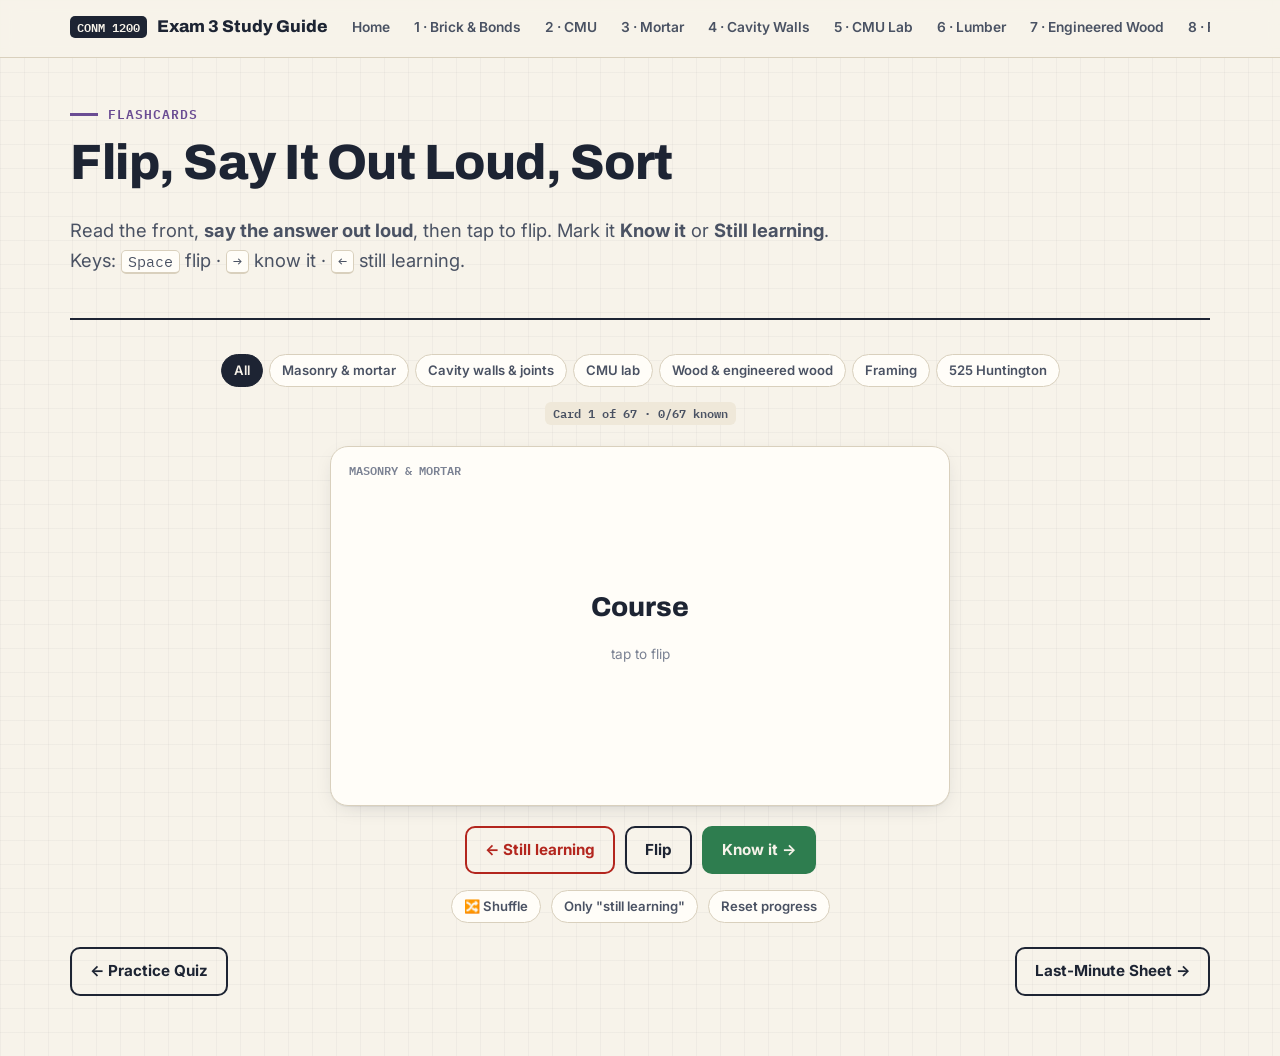
<file: flashcards.html>
<!doctype html>
<html lang="en"><head><meta charset="utf-8"><meta name="viewport" content="width=device-width,initial-scale=1">
<title>Flashcards — CONM 1200 Exam 3</title>
<link rel="stylesheet" href="css/style.css"><script src="js/diagrams.js"></script><script src="js/quizdata.js"></script></head>
<body style="--accent:var(--lab)">
<main class="wrap">
  <div class="lesson-hero">
    <div class="kicker">Flashcards</div>
    <h1>Flip, Say It Out Loud, Sort</h1>
    <p class="lede">Read the front, <b>say the answer out loud</b>, then tap to flip. Mark it <b>Know it</b> or <b>Still learning</b>. Keys: <kbd>Space</kbd> flip · <kbd>→</kbd> know it · <kbd>←</kbd> still learning.</p>
  </div>
  <div class="fc-filter" id="fcTopics"></div>
  <p style="text-align:center;margin:12px 0 0"><span class="pill" id="fcCount"></span></p>
  <div class="fc-stage">
    <div class="fc" id="card"><div class="face front"><span class="tagline" id="fTag"></span><div class="mini" id="fMini"></div><div class="term" id="fTerm"></div><p style="color:var(--ink-3);font-size:.85rem;margin-top:14px">tap to flip</p></div>
      <div class="face back"><span class="tagline">answer</span><div class="mini" id="bMini"></div><div class="ans" id="bAns"></div></div></div>
  </div>
  <div class="fc-ctl">
    <button class="btn ghost" id="learn" style="border-color:var(--bad);color:var(--bad)">← Still learning</button>
    <button class="btn ghost" id="flip">Flip</button>
    <button class="btn ok" id="know">Know it →</button>
  </div>
  <div class="fc-ctl"><button class="chip" id="shuf">🔀 Shuffle</button><button class="chip" id="onlyLearn">Only "still learning"</button><button class="chip" id="reset">Reset progress</button></div>
  <div class="done-row"><a class="btn ghost" href="practice.html">← Practice Quiz</a><a class="btn ghost" href="review.html">Last-Minute Sheet →</a></div>
</main>
<script>
(function(){
  const get=(k,d)=>window.STORE?STORE.get(k,d):d, set=(k,v)=>window.STORE&&STORE.set(k,v);
  let topic='all', onlyL=false, deck=[], i=0;
  const known=()=>get('fcKnown',{});
  function build(shuf){
    deck = FLASH.map((c,k)=>Object.assign({k},c)).filter(c=>topic==='all'||c.t===topic).filter(c=>!onlyL||!known()[c.k]);
    if(shuf) for(let a=deck.length-1;a>0;a--){const b=Math.floor(Math.random()*(a+1));[deck[a],deck[b]]=[deck[b],deck[a]];}
    i=0; show();
  }
  function show(){
    const card=document.getElementById('card'); card.classList.remove('flip');
    const kn=known(); const nKnown=FLASH.filter((c,k)=>(topic==='all'||c.t===topic)&&kn[k]).length, tot=FLASH.filter(c=>topic==='all'||c.t===topic).length;
    document.getElementById('fcCount').textContent = deck.length? `Card ${i+1} of ${deck.length} · ${nKnown}/${tot} known` : `All done here — ${nKnown}/${tot} known 🎉`;
    if(!deck.length){ ['fTerm','bAns','fMini','bMini','fTag'].forEach(id=>document.getElementById(id).innerHTML=''); document.getElementById('fTerm').textContent='Deck cleared!'; return; }
    const c=deck[i];
    document.getElementById('fTag').textContent=TOPICS[c.t];
    document.getElementById('fTerm').textContent=c.f;
    document.getElementById('bAns').textContent=c.b;
    document.getElementById('fMini').innerHTML='';
    document.getElementById('bMini').innerHTML= c.dia? DIA[c.dia[0]](...c.dia[1]) : '';
  }
  function mark(k){ if(!deck.length) return; const kn=known(); if(k) kn[deck[i].k]=1; else delete kn[deck[i].k]; set('fcKnown',kn);
    if(onlyL && k){ deck.splice(i,1); if(i>=deck.length) i=0; } else { i=(i+1)%deck.length; } show(); }
  const tp=document.getElementById('fcTopics');
  tp.innerHTML=`<button class="chip on" data-v="all">All</button>`+Object.entries(TOPICS).map(([k,v])=>`<button class="chip" data-v="${k}">${v}</button>`).join('');
  tp.querySelectorAll('.chip').forEach(c=>c.onclick=()=>{tp.querySelectorAll('.chip').forEach(x=>x.classList.remove('on'));c.classList.add('on');topic=c.dataset.v;build(false);});
  document.getElementById('card').onclick=()=>document.getElementById('card').classList.toggle('flip');
  document.getElementById('flip').onclick=()=>document.getElementById('card').classList.toggle('flip');
  document.getElementById('know').onclick=()=>mark(1);
  document.getElementById('learn').onclick=()=>mark(0);
  document.getElementById('shuf').onclick=()=>build(true);
  document.getElementById('onlyLearn').onclick=e=>{onlyL=!onlyL;e.target.classList.toggle('on',onlyL);build(false);};
  document.getElementById('reset').onclick=()=>{set('fcKnown',{});build(false);};
  document.addEventListener('keydown',e=>{ if(e.code==='Space'){e.preventDefault();document.getElementById('card').classList.toggle('flip');} if(e.key==='ArrowRight')mark(1); if(e.key==='ArrowLeft')mark(0); });
  window.addEventListener('load',()=>build(false));
})();
</script>
<script src="js/app.js"></script>
</body></html>
</file>
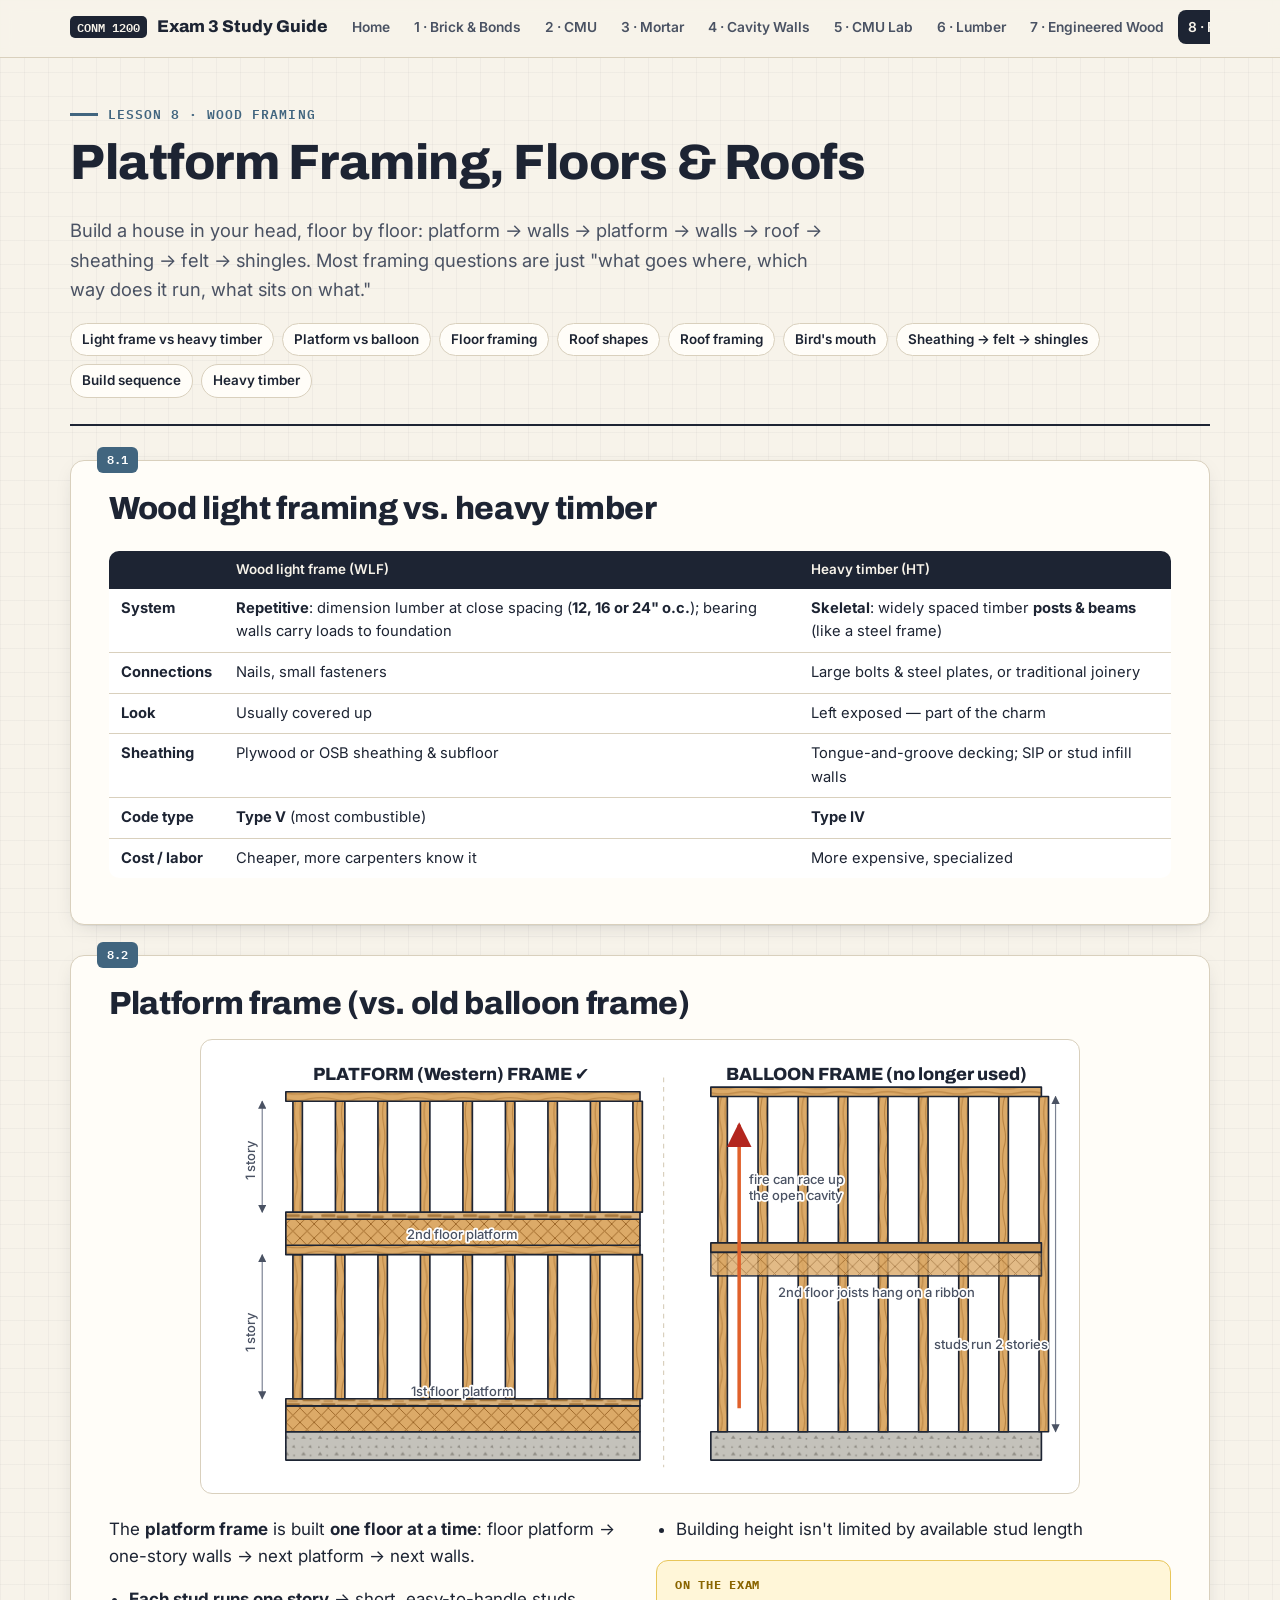
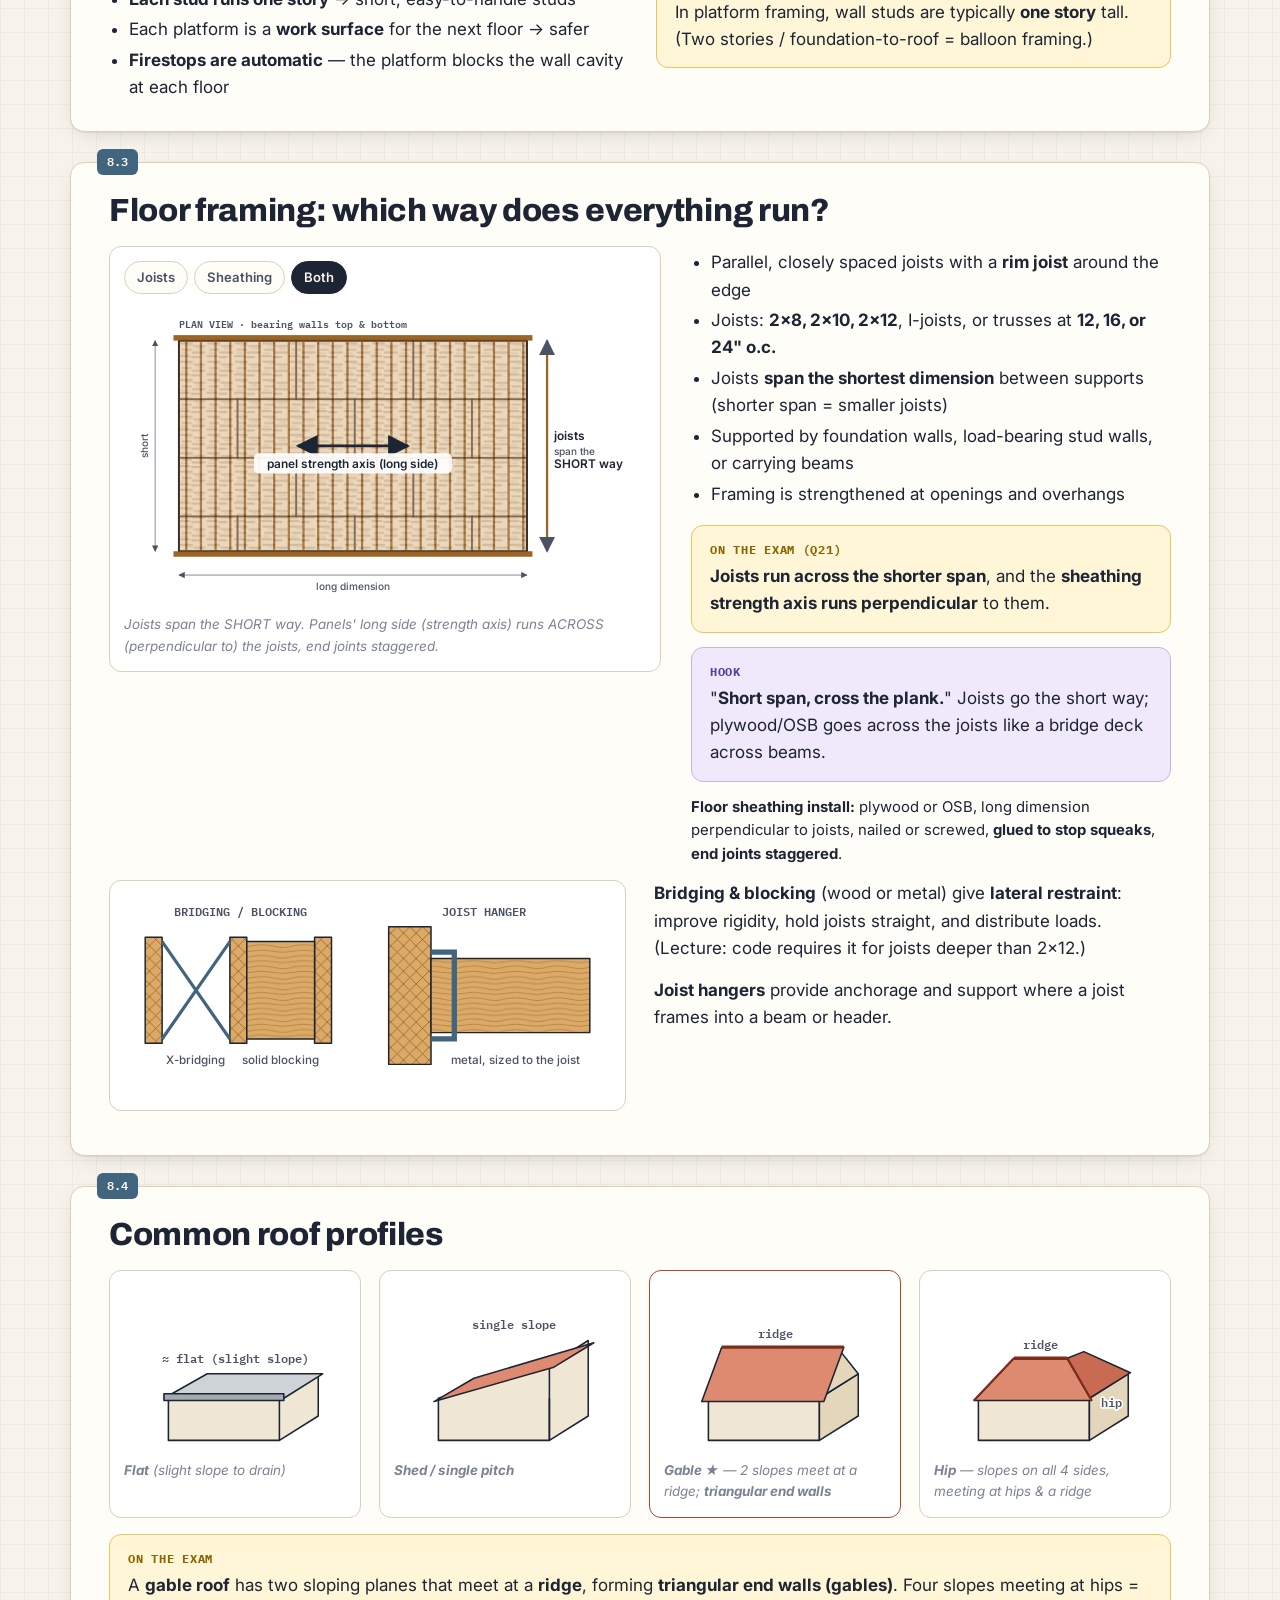
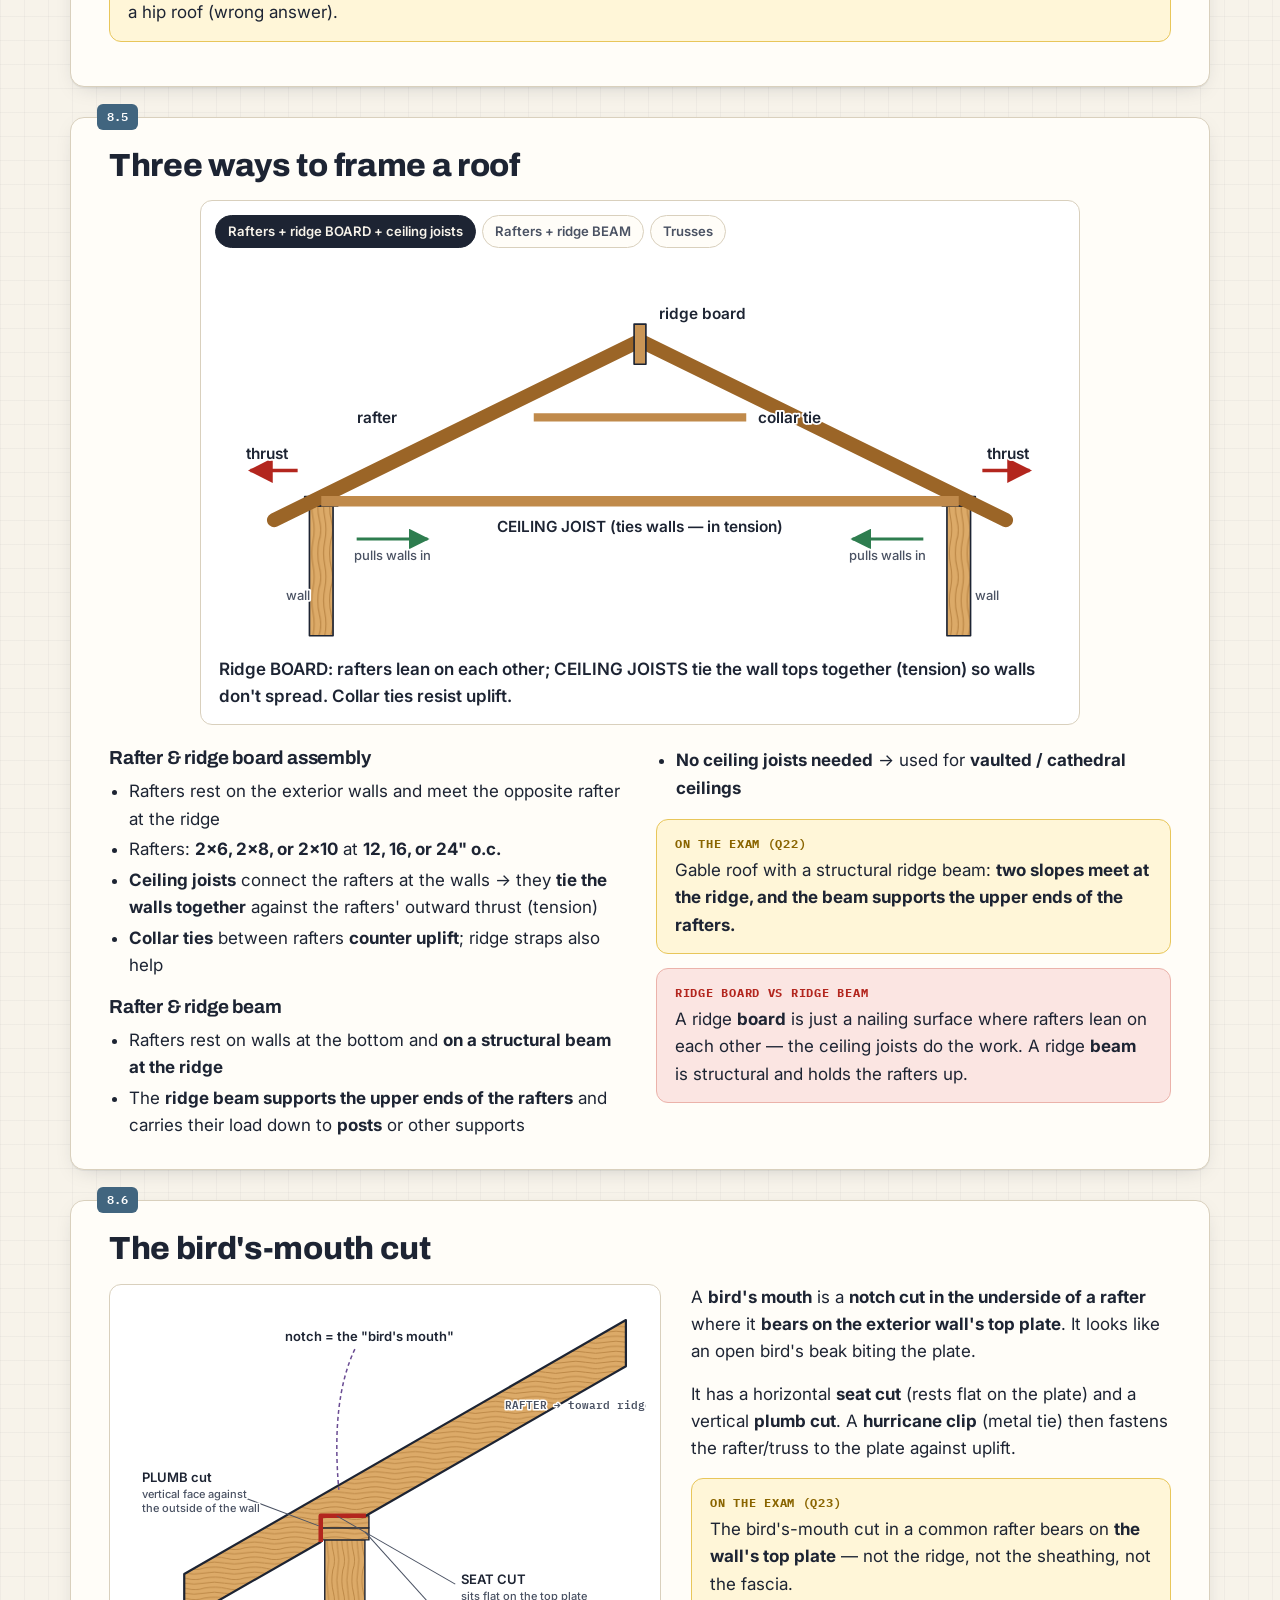
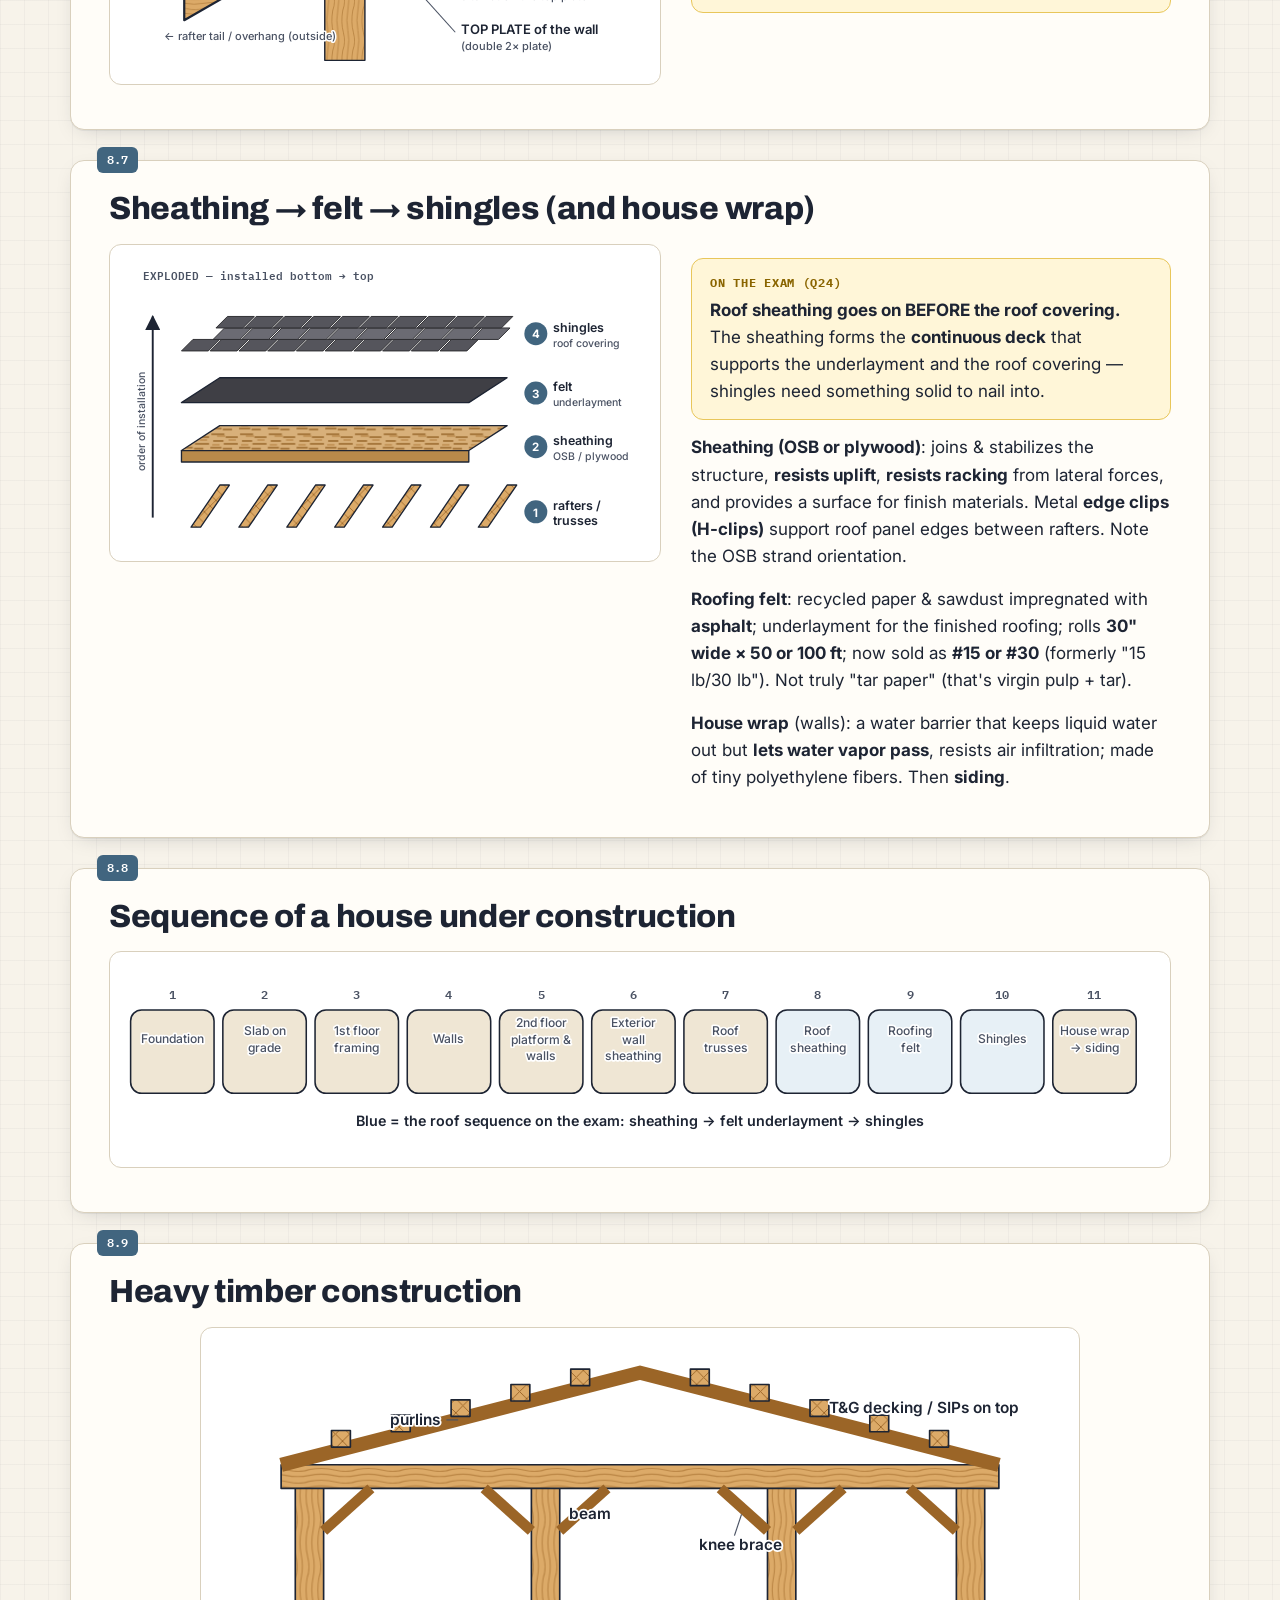
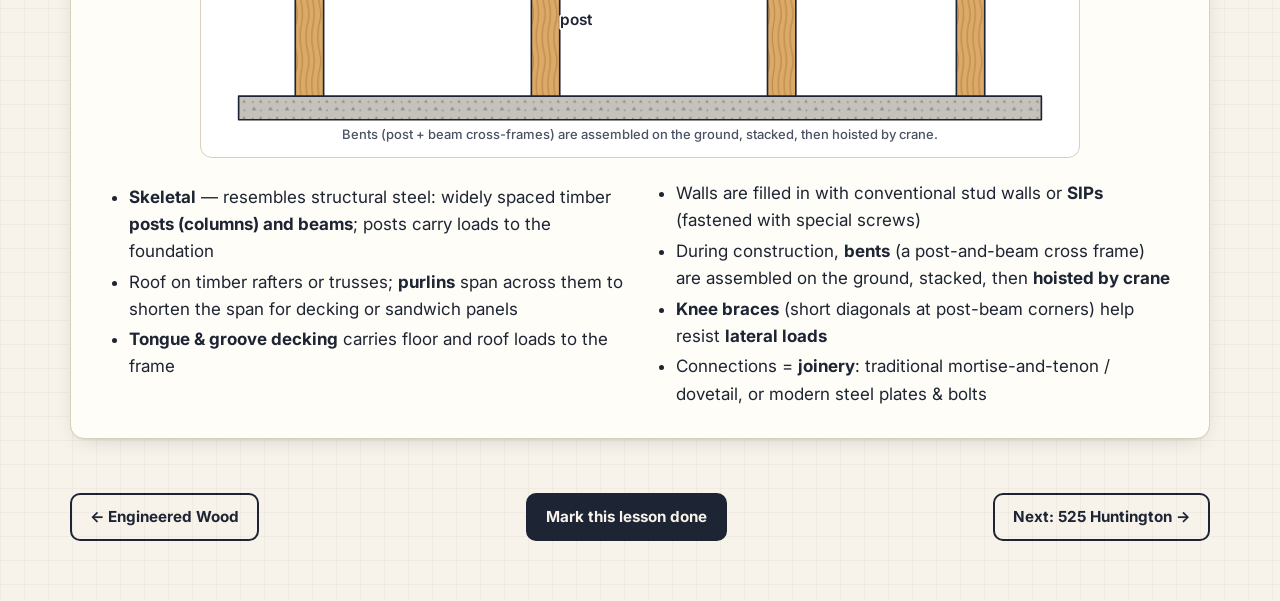
<file: framing.html>
<!doctype html>
<html lang="en"><head><meta charset="utf-8"><meta name="viewport" content="width=device-width,initial-scale=1">
<title>8 · Framing — CONM 1200 Exam 3</title>
<link rel="stylesheet" href="css/style.css"><script src="js/diagrams.js"></script></head>
<body style="--accent:var(--frame)">
<main class="wrap">
  <div class="lesson-hero">
    <div class="kicker">Lesson 8 · Wood framing</div>
    <h1>Platform Framing, Floors &amp; Roofs</h1>
    <p class="lede">Build a house in your head, floor by floor: platform → walls → platform → walls → roof → sheathing → felt → shingles. Most framing questions are just "what goes where, which way does it run, what sits on what."</p>
    <div class="toc"><a href="#s1">Light frame vs heavy timber</a><a href="#s2">Platform vs balloon</a><a href="#s3">Floor framing</a><a href="#s4">Roof shapes</a><a href="#s5">Roof framing</a><a href="#s6">Bird's mouth</a><a href="#s7">Sheathing → felt → shingles</a><a href="#s8">Build sequence</a><a href="#s9">Heavy timber</a></div>
  </div>

  <section class="topic" id="s1"><span class="num">8.1</span>
    <h2>Wood light framing vs. heavy timber</h2>
    <div class="tscroll"><table class="t">
      <tr><th></th><th>Wood light frame (WLF)</th><th>Heavy timber (HT)</th></tr>
      <tr><td class="k">System</td><td><b>Repetitive</b>: dimension lumber at close spacing (<b>12, 16 or 24" o.c.</b>); bearing walls carry loads to foundation</td><td><b>Skeletal</b>: widely spaced timber <b>posts &amp; beams</b> (like a steel frame)</td></tr>
      <tr><td class="k">Connections</td><td>Nails, small fasteners</td><td>Large bolts &amp; steel plates, or traditional joinery</td></tr>
      <tr><td class="k">Look</td><td>Usually covered up</td><td>Left exposed — part of the charm</td></tr>
      <tr><td class="k">Sheathing</td><td>Plywood or OSB sheathing &amp; subfloor</td><td>Tongue-and-groove decking; SIP or stud infill walls</td></tr>
      <tr><td class="k">Code type</td><td><b>Type V</b> (most combustible)</td><td><b>Type IV</b></td></tr>
      <tr><td class="k">Cost / labor</td><td>Cheaper, more carpenters know it</td><td>More expensive, specialized</td></tr>
    </table></div>
  </section>

  <section class="topic" id="s2"><span class="num">8.2</span>
    <h2>Platform frame (vs. old balloon frame)</h2>
    <div class="stack">
      <figure class="dia">
        <svg viewBox="0 0 720 360" role="img" aria-label="Platform frame vs balloon frame">
          <text x="200" y="22" class="lbl-b" text-anchor="middle">PLATFORM (Western) FRAME ✔</text>
          <rect x="60" y="320" width="300" height="24" fill="url(#p-conc)" class="o"/>
          <g id="plat"></g>
          <line x1="380" y1="20" x2="380" y2="350" stroke="#d9d0bd" stroke-dasharray="4 4"/>
          <text x="560" y="22" class="lbl-b" text-anchor="middle">BALLOON FRAME (no longer used)</text>
          <rect x="420" y="320" width="280" height="24" fill="url(#p-conc)" class="o"/>
          <g id="ball"></g>
        </svg>
      </figure>
      <div>
        <p>The <b>platform frame</b> is built <b>one floor at a time</b>: floor platform → one-story walls → next platform → next walls.</p>
        <ul class="tight">
          <li><b>Each stud runs one story</b> → short, easy-to-handle studs</li>
          <li>Each platform is a <b>work surface</b> for the next floor → safer</li>
          <li><b>Firestops are automatic</b> — the platform blocks the wall cavity at each floor</li>
          <li>Building height isn't limited by available stud length</li>
        </ul>
        <div class="callout exam"><b>On the exam</b><p>In platform framing, wall studs are typically <b>one story</b> tall. (Two stories / foundation-to-roof = balloon framing.)</p></div>
      </div>
    </div>
  </section>

  <section class="topic" id="s3"><span class="num">8.3</span>
    <h2>Floor framing: which way does everything run?</h2>
    <div class="grid-dia">
      <figure class="dia">
        <div class="dia-controls" data-chips="floorSet"><button class="chip" data-v="joists">Joists</button><button class="chip" data-v="sheath">Sheathing</button><button class="chip on" data-v="both">Both</button></div>
        <div id="floorBox"></div>
        <figcaption>Joists span the SHORT way. Panels' long side (strength axis) runs ACROSS (perpendicular to) the joists, end joints staggered.</figcaption>
      </figure>
      <div>
        <ul class="tight">
          <li>Parallel, closely spaced joists with a <b>rim joist</b> around the edge</li>
          <li>Joists: <b>2×8, 2×10, 2×12</b>, I-joists, or trusses at <b>12, 16, or 24" o.c.</b></li>
          <li>Joists <b>span the shortest dimension</b> between supports (shorter span = smaller joists)</li>
          <li>Supported by foundation walls, load-bearing stud walls, or carrying beams</li>
          <li>Framing is strengthened at openings and overhangs</li>
        </ul>
        <div class="callout exam"><b>On the exam (Q21)</b><p><b>Joists run across the shorter span</b>, and the <b>sheathing strength axis runs perpendicular</b> to them.</p></div>
        <div class="callout hook"><b>Hook</b><p>"<b>Short span, cross the plank.</b>" Joists go the short way; plywood/OSB goes across the joists like a bridge deck across beams.</p></div>
        <p style="font-size:.93rem"><b>Floor sheathing install:</b> plywood or OSB, long dimension perpendicular to joists, nailed or screwed, <b>glued to stop squeaks</b>, <b>end joints staggered</b>.</p>
      </div>
    </div>
    <div class="grid2">
      <figure class="dia">
        <svg viewBox="0 0 460 190" role="img" aria-label="Bridging, blocking and joist hanger">
          <text x="110" y="20" class="lbl-m" text-anchor="middle">BRIDGING / BLOCKING</text>
          <g fill="url(#p-woodsec)" class="o"><rect x="20" y="40" width="16" height="100"/><rect x="100" y="40" width="16" height="100"/><rect x="180" y="40" width="16" height="100"/></g>
          <path d="M36 44 L100 136 M36 136 L100 44" stroke="#41657f" stroke-width="3"/>
          <rect x="116" y="44" width="64" height="92" fill="url(#p-grain)" class="o"/>
          <text x="68" y="160" class="lbl-s" text-anchor="middle">X-bridging</text><text x="148" y="160" class="lbl-s" text-anchor="middle">solid blocking</text>
          <text x="340" y="20" class="lbl-m" text-anchor="middle">JOIST HANGER</text>
          <rect x="250" y="30" width="40" height="130" fill="url(#p-woodsec)" class="o"/>
          <rect x="290" y="60" width="150" height="70" fill="url(#p-grain)" class="o"/>
          <path d="M290 54 h22 v82 h-22 M312 136 h-14" fill="none" stroke="#41657f" stroke-width="5"/>
          <text x="370" y="160" class="lbl-s" text-anchor="middle">metal, sized to the joist</text>
        </svg>
      </figure>
      <div>
        <p><b>Bridging &amp; blocking</b> (wood or metal) give <b>lateral restraint</b>: improve rigidity, hold joists straight, and distribute loads. (Lecture: code requires it for joists deeper than 2×12.)</p>
        <p><b>Joist hangers</b> provide anchorage and support where a joist frames into a beam or header.</p>
      </div>
    </div>
  </section>

  <section class="topic" id="s4"><span class="num">8.4</span>
    <h2>Common roof profiles</h2>
    <div class="grid3" style="grid-template-columns:repeat(4,1fr)">
      <figure class="dia" style="margin:0"><div data-dia="roof" data-args='["flat"]'></div><figcaption><b>Flat</b> (slight slope to drain)</figcaption></figure>
      <figure class="dia" style="margin:0"><div data-dia="roof" data-args='["shed"]'></div><figcaption><b>Shed / single pitch</b></figcaption></figure>
      <figure class="dia" style="margin:0;border-color:var(--brick)"><div data-dia="roof" data-args='["gable"]'></div><figcaption><b>Gable ★</b> — 2 slopes meet at a ridge; <b>triangular end walls</b></figcaption></figure>
      <figure class="dia" style="margin:0"><div data-dia="roof" data-args='["hip"]'></div><figcaption><b>Hip</b> — slopes on all 4 sides, meeting at hips &amp; a ridge</figcaption></figure>
    </div>
    <div class="callout exam" style="margin-top:16px"><b>On the exam</b><p>A <b>gable roof</b> has two sloping planes that meet at a <b>ridge</b>, forming <b>triangular end walls (gables)</b>. Four slopes meeting at hips = a hip roof (wrong answer).</p></div>
  </section>

  <section class="topic" id="s5"><span class="num">8.5</span>
    <h2>Three ways to frame a roof</h2>
    <div class="stack">
      <figure class="dia">
        <div class="dia-controls" data-chips="roofSet"><button class="chip on" data-v="board">Rafters + ridge BOARD + ceiling joists</button><button class="chip" data-v="beam">Rafters + ridge BEAM</button><button class="chip" data-v="truss">Trusses</button></div>
        <div id="roofBox"></div>
        <p id="roofTxt" style="margin:8px 4px 0;font-weight:600"></p>
      </figure>
      <div>
        <h3>Rafter &amp; ridge board assembly</h3>
        <ul class="tight">
          <li>Rafters rest on the exterior walls and meet the opposite rafter at the ridge</li>
          <li>Rafters: <b>2×6, 2×8, or 2×10</b> at <b>12, 16, or 24" o.c.</b></li>
          <li><b>Ceiling joists</b> connect the rafters at the walls → they <b>tie the walls together</b> against the rafters' outward thrust (tension)</li>
          <li><b>Collar ties</b> between rafters <b>counter uplift</b>; ridge straps also help</li>
        </ul>
        <h3>Rafter &amp; ridge beam</h3>
        <ul class="tight">
          <li>Rafters rest on walls at the bottom and <b>on a structural beam at the ridge</b></li>
          <li>The <b>ridge beam supports the upper ends of the rafters</b> and carries their load down to <b>posts</b> or other supports</li>
          <li><b>No ceiling joists needed</b> → used for <b>vaulted / cathedral ceilings</b></li>
        </ul>
        <div class="callout exam"><b>On the exam (Q22)</b><p>Gable roof with a structural ridge beam: <b>two slopes meet at the ridge, and the beam supports the upper ends of the rafters.</b></p></div>
        <div class="callout trap"><b>Ridge BOARD vs ridge BEAM</b><p>A ridge <b>board</b> is just a nailing surface where rafters lean on each other — the ceiling joists do the work. A ridge <b>beam</b> is structural and holds the rafters up.</p></div>
      </div>
    </div>
  </section>

  <section class="topic" id="s6"><span class="num">8.6</span>
    <h2>The bird's-mouth cut</h2>
    <div class="grid-dia">
      <figure class="dia">
        <svg viewBox="0 -70 520 370" role="img" aria-label="Birds mouth cut on top plate">
          <rect x="200" y="170" width="40" height="120" fill="url(#p-grainv)" class="o"/>
          <rect x="196" y="158" width="48" height="12" fill="url(#p-grain)" class="o"/><rect x="196" y="146" width="48" height="12" fill="url(#p-grain)" class="o"/>
          <polygon points="60,250 196,172 196,146 241,146 500,-3 500,-49 60,204" fill="url(#p-grain)" class="o2"/>
          <path d="M196 172 V146 H241" stroke="#b3261e" stroke-width="4.5" fill="none" stroke-linejoin="round"/>
          <path d="M212 146 L330 214" class="lead"/><text x="336" y="214" class="lbl">SEAT CUT</text><text x="336" y="230" class="lbl-s">sits flat on the top plate</text>
          <path d="M194 156 L120 128" class="lead"/><text x="18" y="112" class="lbl">PLUMB cut</text><text x="18" y="128" class="lbl-s">vertical face against</text><text x="18" y="142" class="lbl-s">the outside of the wall</text>
          <path d="M240 162 L330 262" class="lead"/><text x="336" y="264" class="lbl">TOP PLATE of the wall</text><text x="336" y="280" class="lbl-s">(double 2× plate)</text>
          <text x="40" y="270" class="lbl-s">← rafter tail / overhang (outside)</text>
          <text x="380" y="40" class="lbl-m">RAFTER → toward ridge</text>
          <path d="M230 -20 Q206 30 214 120" fill="none" stroke="#6a4c93" stroke-width="1.5" stroke-dasharray="4 3"/><text x="160" y="-28" class="lbl" fill="#6a4c93">notch = the "bird's mouth"</text>
        </svg>
      </figure>
      <div>
        <p>A <b>bird's mouth</b> is a <b>notch cut in the underside of a rafter</b> where it <b>bears on the exterior wall's top plate</b>. It looks like an open bird's beak biting the plate.</p>
        <p>It has a horizontal <b>seat cut</b> (rests flat on the plate) and a vertical <b>plumb cut</b>. A <b>hurricane clip</b> (metal tie) then fastens the rafter/truss to the plate against uplift.</p>
        <div class="callout exam"><b>On the exam (Q23)</b><p>The bird's-mouth cut in a common rafter bears on <b>the wall's top plate</b> — not the ridge, not the sheathing, not the fascia.</p></div>
      </div>
    </div>
  </section>

  <section class="topic" id="s7"><span class="num">8.7</span>
    <h2>Sheathing → felt → shingles (and house wrap)</h2>
    <div class="grid-dia">
      <figure class="dia">
        <svg viewBox="0 0 545 300" role="img" aria-label="Roof layer sequence, exploded">
          <text x="20" y="22" class="lbl-m">EXPLODED — installed bottom → top</text>
          <!-- 4 shingles -->
          <g id="shingles"></g>
          <!-- 3 felt -->
          <polygon points="60,150 360,150 400,124 100,124" fill="#3f3f45" class="o"/>
          <!-- 2 sheathing -->
          <polygon points="60,200 360,200 400,174 100,174" fill="url(#p-osb)" class="o"/><polygon points="60,200 360,200 360,212 60,212" fill="#b98a4a" class="o"/>
          <!-- 1 rafters -->
          <g id="rafters"></g>
          <g>
            <circle cx="430" cy="264" r="12" fill="#41657f"/><text x="430" y="269" class="lbl-w" text-anchor="middle">1</text><text x="448" y="262" class="lbl">rafters /</text><text x="448" y="278" class="lbl">trusses</text>
            <circle cx="430" cy="196" r="12" fill="#41657f"/><text x="430" y="201" class="lbl-w" text-anchor="middle">2</text><text x="448" y="194" class="lbl">sheathing</text><text x="448" y="210" class="lbl-s">OSB / plywood</text>
            <circle cx="430" cy="140" r="12" fill="#41657f"/><text x="430" y="145" class="lbl-w" text-anchor="middle">3</text><text x="448" y="138" class="lbl">felt</text><text x="448" y="154" class="lbl-s">underlayment</text>
            <circle cx="430" cy="78" r="12" fill="#41657f"/><text x="430" y="83" class="lbl-w" text-anchor="middle">4</text><text x="448" y="76" class="lbl">shingles</text><text x="448" y="92" class="lbl-s">roof covering</text>
          </g>
          <path d="M30 270 V60" stroke="#1d2433" stroke-width="2" marker-end="url(#m-arrow-ink)"/><text x="22" y="170" class="lbl-s" text-anchor="middle" transform="rotate(-90 22 170)">order of installation</text>
        </svg>
      </figure>
      <div>
        <div class="callout exam"><b>On the exam (Q24)</b><p><b>Roof sheathing goes on BEFORE the roof covering.</b> The sheathing forms the <b>continuous deck</b> that supports the underlayment and the roof covering — shingles need something solid to nail into.</p></div>
        <p><b>Sheathing (OSB or plywood)</b>: joins &amp; stabilizes the structure, <b>resists uplift</b>, <b>resists racking</b> from lateral forces, and provides a surface for finish materials. Metal <b>edge clips (H-clips)</b> support roof panel edges between rafters. Note the OSB strand orientation.</p>
        <p><b>Roofing felt</b>: recycled paper &amp; sawdust impregnated with <b>asphalt</b>; underlayment for the finished roofing; rolls <b>30" wide × 50 or 100 ft</b>; now sold as <b>#15 or #30</b> (formerly "15 lb/30 lb"). Not truly "tar paper" (that's virgin pulp + tar).</p>
        <p><b>House wrap</b> (walls): a water barrier that keeps liquid water out but <b>lets water vapor pass</b>, resists air infiltration; made of tiny polyethylene fibers. Then <b>siding</b>.</p>
      </div>
    </div>
  </section>

  <section class="topic" id="s8"><span class="num">8.8</span>
    <h2>Sequence of a house under construction</h2>
    <figure class="dia"><svg viewBox="0 0 940 170" role="img" aria-label="House construction sequence"><g id="seq"></g></svg></figure>
  </section>

  <section class="topic" id="s9"><span class="num">8.9</span>
    <h2>Heavy timber construction</h2>
    <div class="stack">
      <figure class="dia">
        <svg viewBox="0 0 720 340" role="img" aria-label="Heavy timber frame with bents, purlins and decking">
          <rect x="20" y="300" width="680" height="20" fill="url(#p-conc)" class="o"/>
          <g id="ht"></g>
        </svg>
      </figure>
      <div>
        <ul class="tight">
          <li><b>Skeletal</b> — resembles structural steel: widely spaced timber <b>posts (columns) and beams</b>; posts carry loads to the foundation</li>
          <li>Roof on timber rafters or trusses; <b>purlins</b> span across them to shorten the span for decking or sandwich panels</li>
          <li><b>Tongue &amp; groove decking</b> carries floor and roof loads to the frame</li>
          <li>Walls are filled in with conventional stud walls or <b>SIPs</b> (fastened with special screws)</li>
          <li>During construction, <b>bents</b> (a post-and-beam cross frame) are assembled on the ground, stacked, then <b>hoisted by crane</b></li>
          <li><b>Knee braces</b> (short diagonals at post-beam corners) help resist <b>lateral loads</b></li>
          <li>Connections = <b>joinery</b>: traditional mortise-and-tenon / dovetail, or modern steel plates &amp; bolts</li>
        </ul>
      </div>
    </div>
  </section>

  <div class="done-row"><a class="btn ghost" href="engineered-wood.html">← Engineered Wood</a><button class="btn" data-done>Mark this lesson done</button><a class="btn ghost" href="huntington.html">Next: 525 Huntington →</a></div>
</main>
<script>
function floorSet(v){ document.getElementById('floorBox').innerHTML=DIA.floorPlan(v); }
const ROOFTXT={board:'Ridge BOARD: rafters lean on each other; CEILING JOISTS tie the wall tops together (tension) so walls don\'t spread. Collar ties resist uplift.',
  beam:'Ridge BEAM: a structural beam holds up the UPPER ENDS of the rafters; posts carry it down. No ceiling joists → open cathedral/vaulted ceiling.',
  truss:'Trusses: factory-built triangles span wall to wall, usually 24" o.c. Top chords = rafters, bottom chord = ceiling joist.'};
function roofSet(v){
  const W=720,H=330; let b='';
  const L=90,R=630, top=210, peak=70, mid=360;
  b+=`<rect x="${L-10}" y="${top}" width="20" height="110" fill="url(#p-grainv)" class="o"/><rect x="${R-10}" y="${top}" width="20" height="110" fill="url(#p-grainv)" class="o"/>`;
  b+=`<rect x="${L-14}" y="${top-8}" width="28" height="8" fill="url(#p-grain)" class="o"/><rect x="${R-14}" y="${top-8}" width="28" height="8" fill="url(#p-grain)" class="o"/>`;
  const rafter=(x1,y1,x2,y2,w=12)=>`<line x1="${x1}" y1="${y1}" x2="${x2}" y2="${y2}" stroke="#9b6527" stroke-width="${w}" stroke-linecap="round"/>`;
  b+=rafter(L-40,top+12,mid,peak)+rafter(R+40,top+12,mid,peak);
  if(v==='board'){
    b+=`<rect x="${mid-5}" y="${peak-14}" width="10" height="34" fill="#c99556" class="o"/>`;
    b+=`<line x1="${L}" y1="${top-4}" x2="${R}" y2="${top-4}" stroke="#c08a4b" stroke-width="9"/>`;
    b+=`<line x1="${mid-90}" y1="${peak+65}" x2="${mid+90}" y2="${peak+65}" stroke="#c08a4b" stroke-width="7"/>`;
    b+=`<path d="M${L-20} ${top-30} h-40" stroke="#b3261e" stroke-width="3" marker-end="url(#m-arrow-red)"/><path d="M${R+20} ${top-30} h40" stroke="#b3261e" stroke-width="3" marker-end="url(#m-arrow-red)"/>`;
    b+=`<text x="${L-64}" y="${top-40}" class="lbl" fill="#b3261e">thrust</text><text x="${R+24}" y="${top-40}" class="lbl" fill="#b3261e">thrust</text>`;
    b+=`<text x="${mid}" y="${top+22}" class="lbl" text-anchor="middle">CEILING JOIST (ties walls — in tension)</text>`;
    b+=`<path d="M${L+30} ${top+28} H${L+90}" stroke="#2e7d4f" stroke-width="2.5" marker-end="url(#m-arrow-green)"/><path d="M${R-30} ${top+28} H${R-90}" stroke="#2e7d4f" stroke-width="2.5" marker-end="url(#m-arrow-green)"/><text x="${L+60}" y="${top+46}" class="lbl-s" text-anchor="middle" fill="#2e7d4f">pulls walls in</text><text x="${R-60}" y="${top+46}" class="lbl-s" text-anchor="middle" fill="#2e7d4f">pulls walls in</text>`;
    b+=`<text x="${mid+100}" y="${peak+70}" class="lbl">collar tie</text><text x="${mid+16}" y="${peak-18}" class="lbl">ridge board</text>`;
  }
  if(v==='beam'){
    b+=`<rect x="${mid-16}" y="${peak-10}" width="32" height="40" fill="url(#p-woodsec)" class="o2"/>`;
    b+=`<rect x="${mid-9}" y="${peak+30}" width="18" height="${320-peak-30}" fill="url(#p-grainv)" class="o"/>`;
    b+=`<path d="M${mid-60} ${peak+120} L${mid-60} ${peak+120}"/>`;
    b+=`<path d="M${L+20} ${top} L${mid-16} ${peak+30} L${mid+16} ${peak+30} L${R-20} ${top}" fill="#fff6d8" opacity=".6"/>`;
    b+=`<text x="${mid}" y="${top-10}" class="lbl-s" text-anchor="middle">open vaulted / cathedral ceiling</text>`;
    b+=`<path d="M${mid} ${peak-40} v26" stroke="#b3261e" stroke-width="3" marker-end="url(#m-arrow-red)"/><path d="M${mid} ${peak+60} v${200}" stroke="#b3261e" stroke-width="3" stroke-dasharray="6 4" marker-end="url(#m-arrow-red)"/>`;
    b+=`<text x="${mid+24}" y="${peak+4}" class="lbl">RIDGE BEAM (structural)</text><text x="${mid+24}" y="${peak+20}" class="lbl-s">supports upper ends of rafters</text>`;
    b+=`<text x="${mid+18}" y="${top+60}" class="lbl">post → foundation</text>`;
  }
  if(v==='truss'){
    b=b.replace(/<line x1="[^"]*" y1="[^"]*" x2="[^"]*" y2="[^"]*" stroke="#9b6527" stroke-width="12" stroke-linecap="round"\/>/g,'');
    b+=rafter(L-40,top+12,mid,peak,9)+rafter(R+40,top+12,mid,peak,9)+`<line x1="${L-10}" y1="${top-2}" x2="${R+10}" y2="${top-2}" stroke="#9b6527" stroke-width="9"/>`;
    [[L+90,top,L+150,top-60],[L+150,top-60,mid,top],[mid,top,R-150,top-60],[R-150,top-60,R-90,top],[mid,top,mid,peak]].forEach(a=>b+=`<line x1="${a[0]}" y1="${a[1]}" x2="${a[2]}" y2="${a[3]}" stroke="#c08a4b" stroke-width="6"/>`);
    b+=`<text x="${mid}" y="${top+24}" class="lbl" text-anchor="middle">bottom chord acts as ceiling joist</text>`;
  }
  b+=`<text x="${L-30}" y="${top+80}" class="lbl-s">wall</text><text x="${R+14}" y="${top+80}" class="lbl-s">wall</text><text x="${L+30}" y="${peak+70}" class="lbl">rafter</text>`;
  document.getElementById('roofBox').innerHTML=DIA.svg(W,H,b,'aria-label="roof framing"');
  document.getElementById('roofTxt').textContent=ROOFTXT[v];
}
(function(){
  // platform frame
  let p=''; const fl=(y)=>`<rect x="60" y="${y}" width="300" height="22" fill="url(#p-woodsec)" class="o"/><rect x="60" y="${y-6}" width="300" height="6" fill="url(#p-osb)" class="o"/>`;
  p+=fl(298); for(let x=66;x<360;x+=36) p+=`<rect x="${x}" y="170" width="8" height="122" fill="url(#p-grainv)" class="o"/>`;
  p+=`<rect x="60" y="162" width="300" height="8" fill="url(#p-grain)" class="o"/>`;
  p+=fl(140-0).replace(/y="140"/,'y="140"'); p=p.replace('y="140" width="300" height="22"','y="140" width="300" height="22"');
  for(let x=66;x<360;x+=36) p+=`<rect x="${x}" y="40" width="8" height="94" fill="url(#p-grainv)" class="o"/>`;
  p+=`<rect x="60" y="32" width="300" height="8" fill="url(#p-grain)" class="o"/>`;
  p+=`<text x="210" y="290" class="lbl-s" text-anchor="middle" font-weight="700">1st floor platform</text><text x="210" y="157" class="lbl-s" text-anchor="middle" font-weight="700">2nd floor platform</text>`;
  p+=`<path d="M40 170 V292" class="dim" marker-start="url(#m-arrow)" marker-end="url(#m-arrow)"/><text x="34" y="236" class="lbl-s" text-anchor="middle" transform="rotate(-90 34 236)">1 story</text>`;
  p+=`<path d="M40 40 V134" class="dim" marker-start="url(#m-arrow)" marker-end="url(#m-arrow)"/><text x="34" y="90" class="lbl-s" text-anchor="middle" transform="rotate(-90 34 90)">1 story</text>`;
  document.getElementById('plat').innerHTML=p;
  let b=''; for(let x=426;x<700;x+=34) b+=`<rect x="${x}" y="36" width="8" height="284" fill="url(#p-grainv)" class="o"/>`;
  b+=`<rect x="420" y="160" width="280" height="8" fill="#c99556" class="o"/><rect x="420" y="168" width="280" height="20" fill="url(#p-woodsec)" class="o" opacity=".8"/>`;
  b+=`<rect x="420" y="28" width="280" height="8" fill="url(#p-grain)" class="o"/>`;
  b+=`<text x="560" y="206" class="lbl-s" text-anchor="middle" font-weight="700">2nd floor joists hang on a ribbon</text>`;
  b+=`<path d="M712 320 V36" class="dim" marker-start="url(#m-arrow)" marker-end="url(#m-arrow)"/><text x="706" y="250" class="lbl-s" text-anchor="end">studs run 2 stories</text>`;
  b+=`<path d="M444 300 C 444 250, 444 120, 444 60" stroke="#e0612b" stroke-width="3" fill="none" marker-end="url(#m-arrow-red)"/><text x="452" y="110" class="lbl-s" fill="#b3261e">fire can race up</text><text x="452" y="124" class="lbl-s" fill="#b3261e">the open cavity</text>`;
  document.getElementById('ball').innerHTML=b;
  // roof layer stack
  let r=''; for(let x=70;x<=370;x+=50) r+=`<polygon points="${x},280 ${x+10},280 ${x+40},236 ${x+30},236" fill="url(#p-woodsec)" class="o"/>`; document.getElementById('rafters').innerHTML=r;
  let sh=''; for(let row=0;row<3;row++){ const y=96-row*12, dx=row*18; for(let x=60+dx+(row%2)*15;x<360+dx;x+=30) sh+=`<polygon points="${x},${y} ${x+28},${y} ${x+40},${y-12} ${x+12},${y-12}" fill="${row%2?'#6b6b73':'#55555c'}" stroke="#2c2c30"/>`; } document.getElementById('shingles').innerHTML=sh;
  // sequence
  const S=['Foundation','Slab on grade','1st floor framing','Walls','2nd floor platform & walls','Exterior wall sheathing','Roof trusses','Roof sheathing','Roofing felt','Shingles','House wrap → siding'];
  let q=''; S.forEach((t,i)=>{ const x=6+i*84; q+=`<rect x="${x}" y="40" width="76" height="76" rx="10" fill="${[7,8,9].includes(i)?'#e7f0f6':'#efe6d4'}" class="o"/><text x="${x+38}" y="30" class="lbl-m" text-anchor="middle">${i+1}</text>`;
    const words=t.split(' '); let line='',lines=[]; words.forEach(w=>{ if((line+' '+w).trim().length>10){lines.push(line.trim());line=w;} else line+=' '+w; }); lines.push(line.trim());
    lines.forEach((l,k)=> q+=`<text x="${x+38}" y="${70+k*15-(lines.length-1)*7}" class="lbl-s" font-weight="600" text-anchor="middle">${l}</text>`); });
  q+=`<text x="470" y="146" class="lbl" text-anchor="middle">Blue = the roof sequence on the exam: sheathing → felt underlayment → shingles</text>`;
  document.getElementById('seq').innerHTML=q;
  // heavy timber
  let h=''; const posts=[80,280,480,640];
  posts.forEach(x=>{ h+=`<rect x="${x-12}" y="120" width="24" height="180" fill="url(#p-grainv)" class="o"/>`; });
  h+=`<rect x="56" y="104" width="608" height="20" fill="url(#p-grain)" class="o"/>`;
  posts.forEach(x=>{ if(x>80) h+=`<line x1="${x-12}" y1="160" x2="${x-52}" y2="124" stroke="#9b6527" stroke-width="9"/>`; if(x<640) h+=`<line x1="${x+12}" y1="160" x2="${x+52}" y2="124" stroke="#9b6527" stroke-width="9"/>`; });
  h+=`<path d="M56 104 L360 26 L664 104" fill="none" stroke="#9b6527" stroke-width="12"/>`;
  for(let i=1;i<6;i++){ const t=i/6, xl=56+(360-56)*t, yl=104-(104-26)*t, xr=664-(664-360)*t; h+=`<rect x="${xl-8}" y="${yl-16}" width="16" height="14" fill="url(#p-woodsec)" class="o"/><rect x="${xr-8}" y="${yl-16}" width="16" height="14" fill="url(#p-woodsec)" class="o"/>`; }
  h+=`<text x="148" y="70" class="lbl">purlins</text><path d="M196 66 L206 66" class="lead"/>`;
  h+=`<text x="300" y="150" class="lbl">beam</text><text x="292" y="240" class="lbl">post</text>`;
  h+=`<text x="410" y="176" class="lbl">knee brace</text><path d="M440 164 L446 146" class="lead"/>`;
  h+=`<text x="520" y="60" class="lbl">T&amp;G decking / SIPs on top</text>`;
  h+=`<text x="360" y="336" class="lbl-s" text-anchor="middle">Bents (post + beam cross-frames) are assembled on the ground, stacked, then hoisted by crane.</text>`;
  document.getElementById('ht').innerHTML=h;
  document.addEventListener('DOMContentLoaded',()=>{floorSet('both');roofSet('board');});
})();
</script>
<script src="js/app.js"></script>
</body></html>
</file>
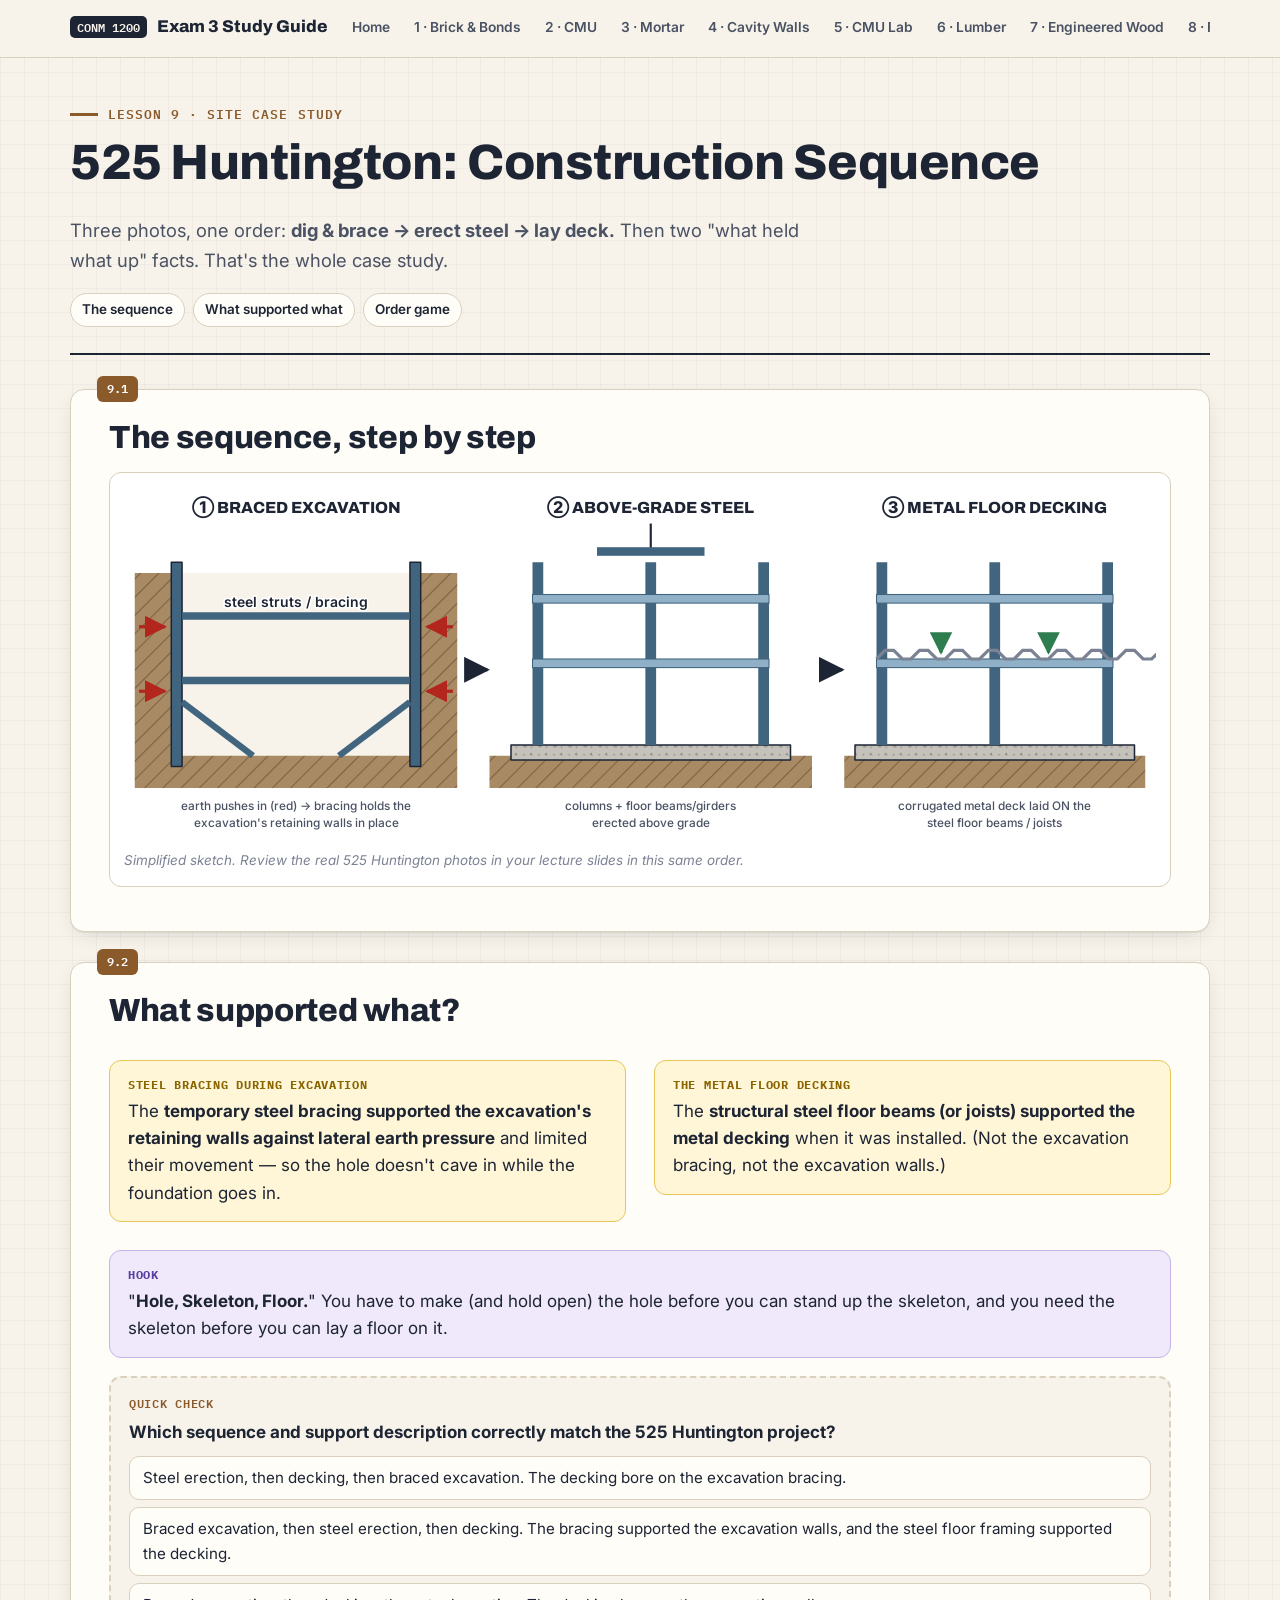
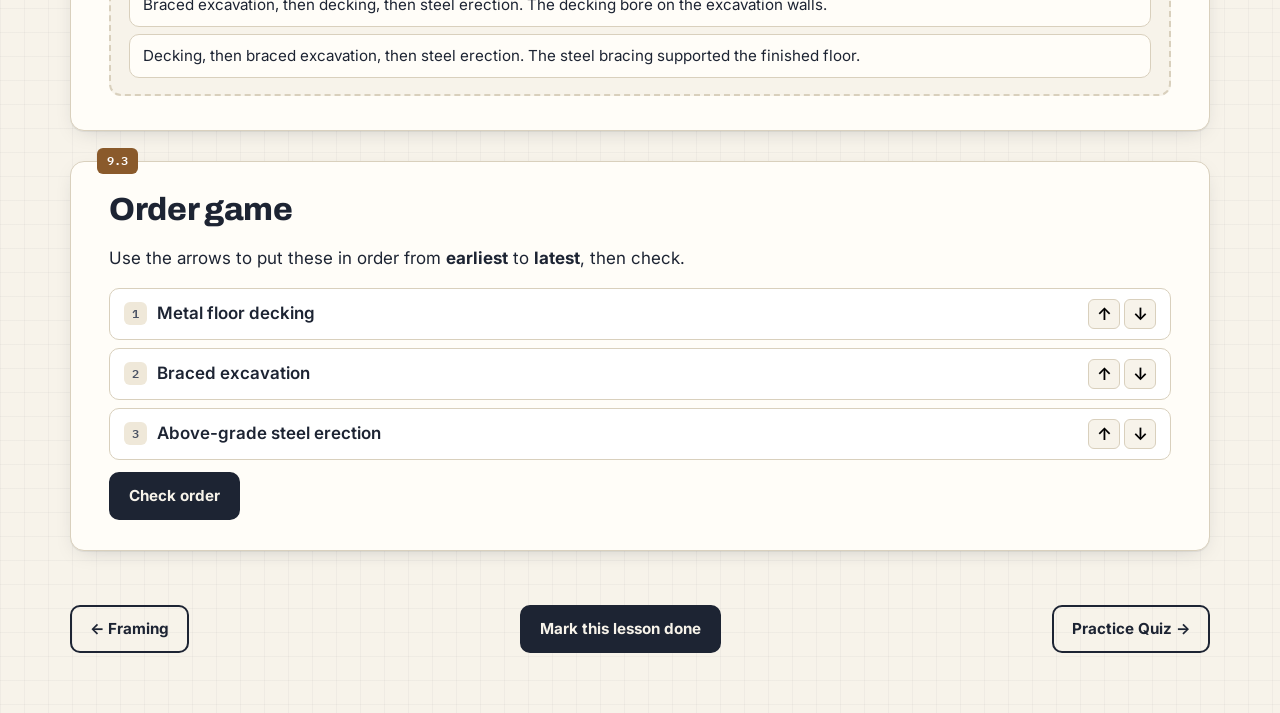
<file: huntington.html>
<!doctype html>
<html lang="en"><head><meta charset="utf-8"><meta name="viewport" content="width=device-width,initial-scale=1">
<title>9 · 525 Huntington — CONM 1200 Exam 3</title>
<link rel="stylesheet" href="css/style.css"><script src="js/diagrams.js"></script></head>
<body style="--accent:var(--site)">
<main class="wrap">
  <div class="lesson-hero">
    <div class="kicker">Lesson 9 · Site case study</div>
    <h1>525 Huntington: Construction Sequence</h1>
    <p class="lede">Three photos, one order: <b>dig &amp; brace → erect steel → lay deck.</b> Then two "what held what up" facts. That's the whole case study.</p>
    <div class="toc"><a href="#s1">The sequence</a><a href="#s2">What supported what</a><a href="#s3">Order game</a></div>
  </div>

  <section class="topic" id="s1"><span class="num">9.1</span>
    <h2>The sequence, step by step</h2>
    <figure class="dia">
      <svg viewBox="0 0 960 330" role="img" aria-label="525 Huntington construction sequence">
        <!-- Stage 1 -->
        <g transform="translate(10,0)">
          <text x="150" y="24" class="lbl-b" text-anchor="middle">① BRACED EXCAVATION</text>
          <rect x="0" y="80" width="300" height="200" fill="url(#p-earth)"/>
          <rect x="40" y="80" width="220" height="170" fill="#f7f3ea"/>
          <rect x="34" y="70" width="10" height="190" class="f-steel o"/><rect x="256" y="70" width="10" height="190" class="f-steel o"/>
          <line x1="44" y1="120" x2="256" y2="120" stroke="#41657f" stroke-width="7"/>
          <line x1="44" y1="180" x2="256" y2="180" stroke="#41657f" stroke-width="7"/>
          <line x1="44" y1="200" x2="110" y2="250" stroke="#41657f" stroke-width="6"/>
          <line x1="256" y1="200" x2="190" y2="250" stroke="#41657f" stroke-width="6"/>
          <g stroke="#b3261e" stroke-width="3"><path d="M4 130 h24" marker-end="url(#m-arrow-red)"/><path d="M4 190 h24" marker-end="url(#m-arrow-red)"/><path d="M296 130 h-24" marker-end="url(#m-arrow-red)"/><path d="M296 190 h-24" marker-end="url(#m-arrow-red)"/></g>
          <text x="150" y="112" class="lbl" text-anchor="middle">steel struts / bracing</text>
          <text x="150" y="300" class="lbl-s" text-anchor="middle">earth pushes in (red) → bracing holds the</text>
          <text x="150" y="316" class="lbl-s" text-anchor="middle">excavation's retaining walls in place</text>
        </g>
        <path d="M318 170 h20" stroke="#1d2433" stroke-width="3" marker-end="url(#m-arrow-ink)"/>
        <!-- Stage 2 -->
        <g transform="translate(340,0)">
          <text x="150" y="24" class="lbl-b" text-anchor="middle">② ABOVE-GRADE STEEL</text>
          <rect x="0" y="250" width="300" height="30" fill="url(#p-earth)"/>
          <rect x="20" y="240" width="260" height="14" fill="url(#p-conc)" class="o"/>
          <g class="f-steel"><rect x="40" y="70" width="10" height="170"/><rect x="145" y="70" width="10" height="170"/><rect x="250" y="70" width="10" height="170"/></g>
          <g class="f-steel-l" stroke="#41657f"><rect x="40" y="160" width="220" height="8"/><rect x="40" y="100" width="220" height="8"/></g>
          <path d="M150 34 v26" stroke="#1d2433" stroke-width="2"/><rect x="100" y="56" width="100" height="8" class="f-steel"/>
          <text x="150" y="300" class="lbl-s" text-anchor="middle">columns + floor beams/girders</text>
          <text x="150" y="316" class="lbl-s" text-anchor="middle">erected above grade</text>
        </g>
        <path d="M648 170 h20" stroke="#1d2433" stroke-width="3" marker-end="url(#m-arrow-ink)"/>
        <!-- Stage 3 -->
        <g transform="translate(670,0)">
          <text x="140" y="24" class="lbl-b" text-anchor="middle">③ METAL FLOOR DECKING</text>
          <rect x="0" y="250" width="280" height="30" fill="url(#p-earth)"/>
          <rect x="10" y="240" width="260" height="14" fill="url(#p-conc)" class="o"/>
          <g class="f-steel"><rect x="30" y="70" width="10" height="170"/><rect x="135" y="70" width="10" height="170"/><rect x="240" y="70" width="10" height="170"/></g>
          <g class="f-steel-l" stroke="#41657f"><rect x="30" y="160" width="220" height="8"/><rect x="30" y="100" width="220" height="8"/></g>
          <path d="M30 160 l8 -8 h8 l8 8 h8 l8 -8 h8 l8 8 h8 l8 -8 h8 l8 8 h8 l8 -8 h8 l8 8 h8 l8 -8 h8 l8 8 h8 l8 -8 h8 l8 8 h8 l8 -8 h8 l8 8 h8 l8 -8 h8 l8 8 h8 l8 -8 h8 l8 8" fill="none" stroke="#7b8293" stroke-width="3"/>
          <g stroke="#2e7d4f" stroke-width="3"><path d="M90 140 v14" marker-end="url(#m-arrow-green)"/><path d="M190 140 v14" marker-end="url(#m-arrow-green)"/></g>
          <text x="140" y="300" class="lbl-s" text-anchor="middle">corrugated metal deck laid ON the</text>
          <text x="140" y="316" class="lbl-s" text-anchor="middle">steel floor beams / joists</text>
        </g>
      </svg>
      <figcaption>Simplified sketch. Review the real 525 Huntington photos in your lecture slides in this same order.</figcaption>
    </figure>
  </section>

  <section class="topic" id="s2"><span class="num">9.2</span>
    <h2>What supported what?</h2>
    <div class="grid2">
      <div class="callout exam"><b>Steel bracing during excavation</b><p>The <b>temporary steel bracing supported the excavation's retaining walls against lateral earth pressure</b> and limited their movement — so the hole doesn't cave in while the foundation goes in.</p></div>
      <div class="callout exam"><b>The metal floor decking</b><p>The <b>structural steel floor beams (or joists) supported the metal decking</b> when it was installed. (Not the excavation bracing, not the excavation walls.)</p></div>
    </div>
    <div class="callout hook"><b>Hook</b><p>"<b>Hole, Skeleton, Floor.</b>" You have to make (and hold open) the hole before you can stand up the skeleton, and you need the skeleton before you can lay a floor on it.</p></div>
    <div class="qc" data-a="1"><div class="qh">Quick check</div><div class="qq">Which sequence and support description correctly match the 525 Huntington project?</div>
      <div class="opts"><button class="opt">Steel erection, then decking, then braced excavation. The decking bore on the excavation bracing.</button><button class="opt">Braced excavation, then steel erection, then decking. The bracing supported the excavation walls, and the steel floor framing supported the decking.</button><button class="opt">Braced excavation, then decking, then steel erection. The decking bore on the excavation walls.</button><button class="opt">Decking, then braced excavation, then steel erection. The steel bracing supported the finished floor.</button></div>
      <div class="why">Hole → skeleton → floor. Bracing holds the hole; beams hold the deck.</div></div>
  </section>

  <section class="topic" id="s3"><span class="num">9.3</span>
    <h2>Order game</h2>
    <p>Use the arrows to put these in order from <b>earliest</b> to <b>latest</b>, then check.</p>
    <ul class="order-list" id="ord"></ul>
    <button class="btn" id="ordCheck">Check order</button> <span id="ordMsg" style="font-weight:700;margin-left:10px"></span>
  </section>

  <div class="done-row"><a class="btn ghost" href="framing.html">← Framing</a><button class="btn" data-done>Mark this lesson done</button><a class="btn ghost" href="practice.html">Practice Quiz →</a></div>
</main>
<script>
(function(){
  const correct=['Braced excavation','Above-grade steel erection','Metal floor decking'];
  let cur=['Metal floor decking','Braced excavation','Above-grade steel erection'];
  const ul=document.getElementById('ord');
  function draw(marks){ ul.innerHTML=cur.map((t,i)=>`<li class="${marks?(t===correct[i]?'good':'badp'):''}"><span class="pill">${i+1}</span>${t}<span class="mv"><button data-i="${i}" data-d="-1" aria-label="up">↑</button><button data-i="${i}" data-d="1" aria-label="down">↓</button></span></li>`).join('');
    ul.querySelectorAll('button').forEach(b=>b.addEventListener('click',()=>{ const i=+b.dataset.i, j=i+ +b.dataset.d; if(j<0||j>=cur.length) return; [cur[i],cur[j]]=[cur[j],cur[i]]; draw(false); document.getElementById('ordMsg').textContent=''; })); }
  draw(false);
  document.getElementById('ordCheck').addEventListener('click',()=>{ draw(true); const ok=cur.every((t,i)=>t===correct[i]); document.getElementById('ordMsg').textContent= ok?'✓ Perfect — hole, skeleton, floor!':'Not yet — what has to exist before the next step can happen?'; document.getElementById('ordMsg').style.color= ok?'var(--ok)':'var(--bad)'; });
})();
</script>
<script src="js/app.js"></script>
</body></html>
</file>
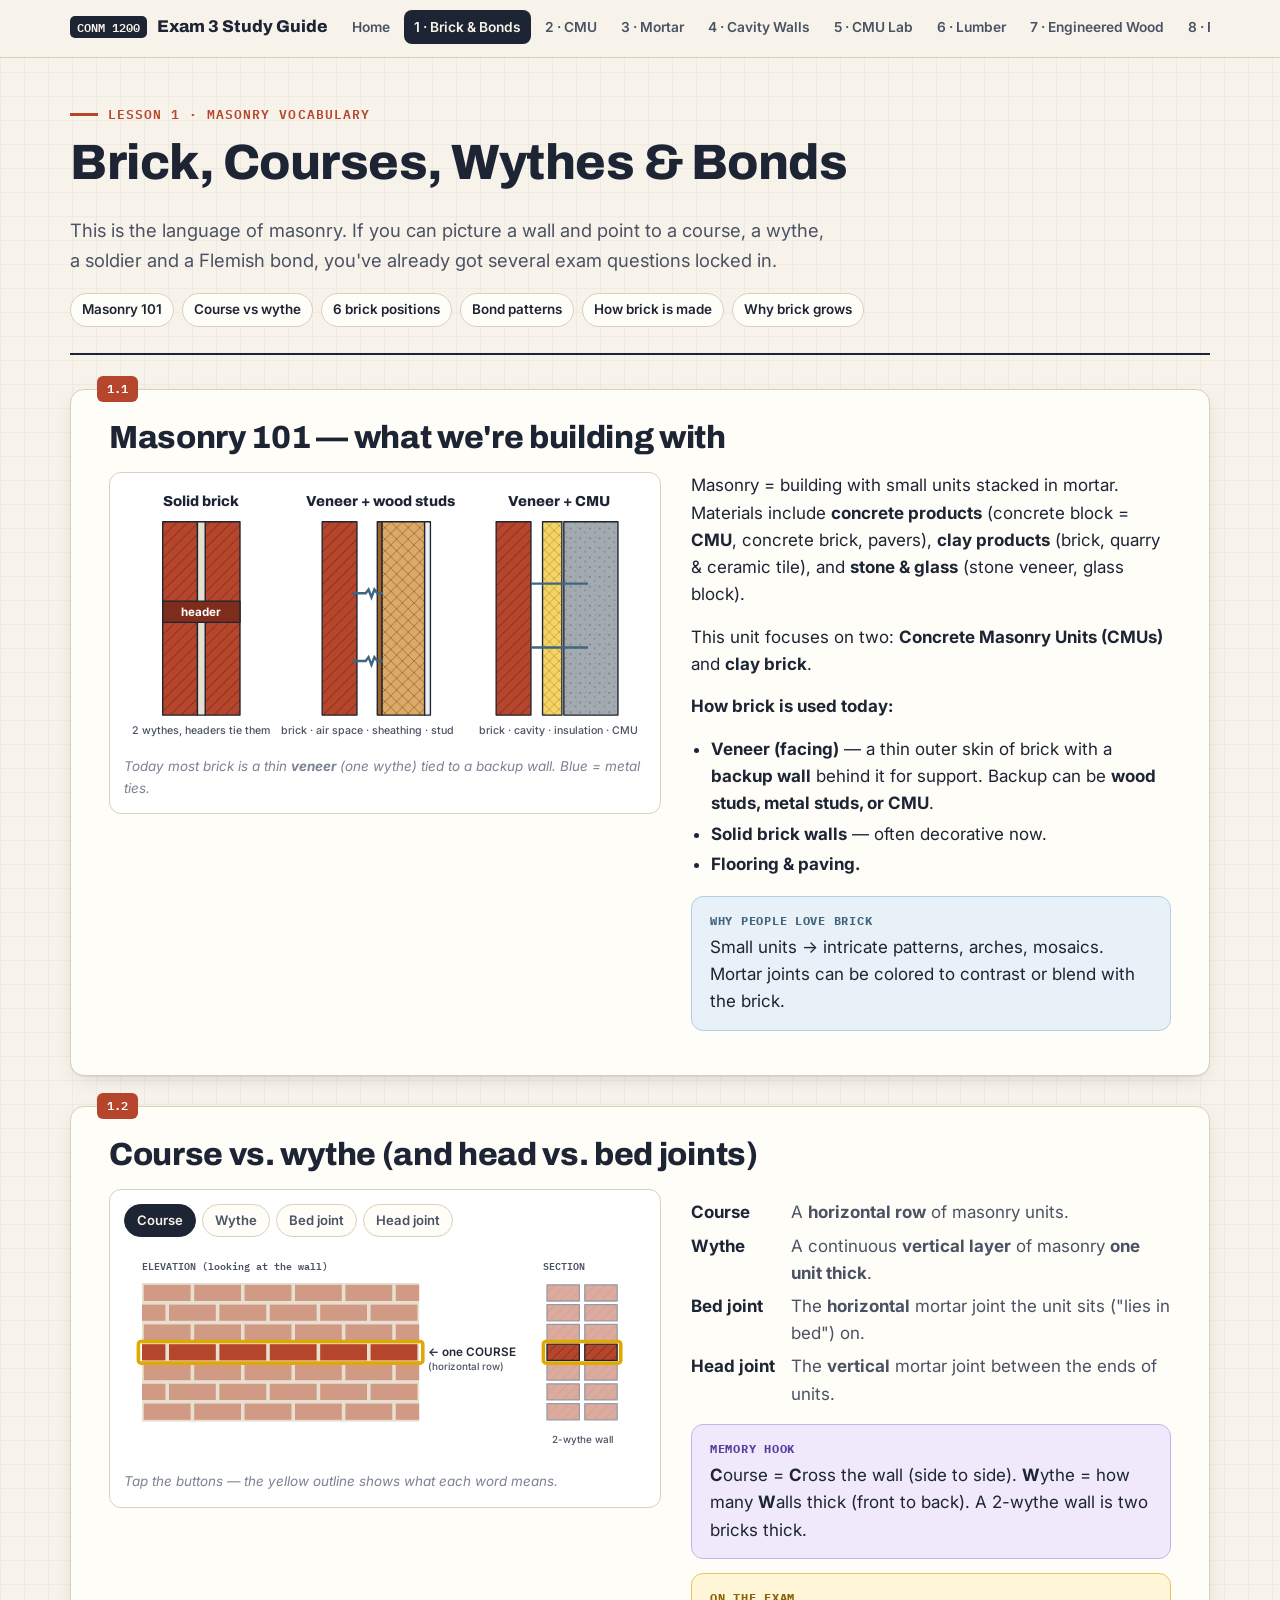
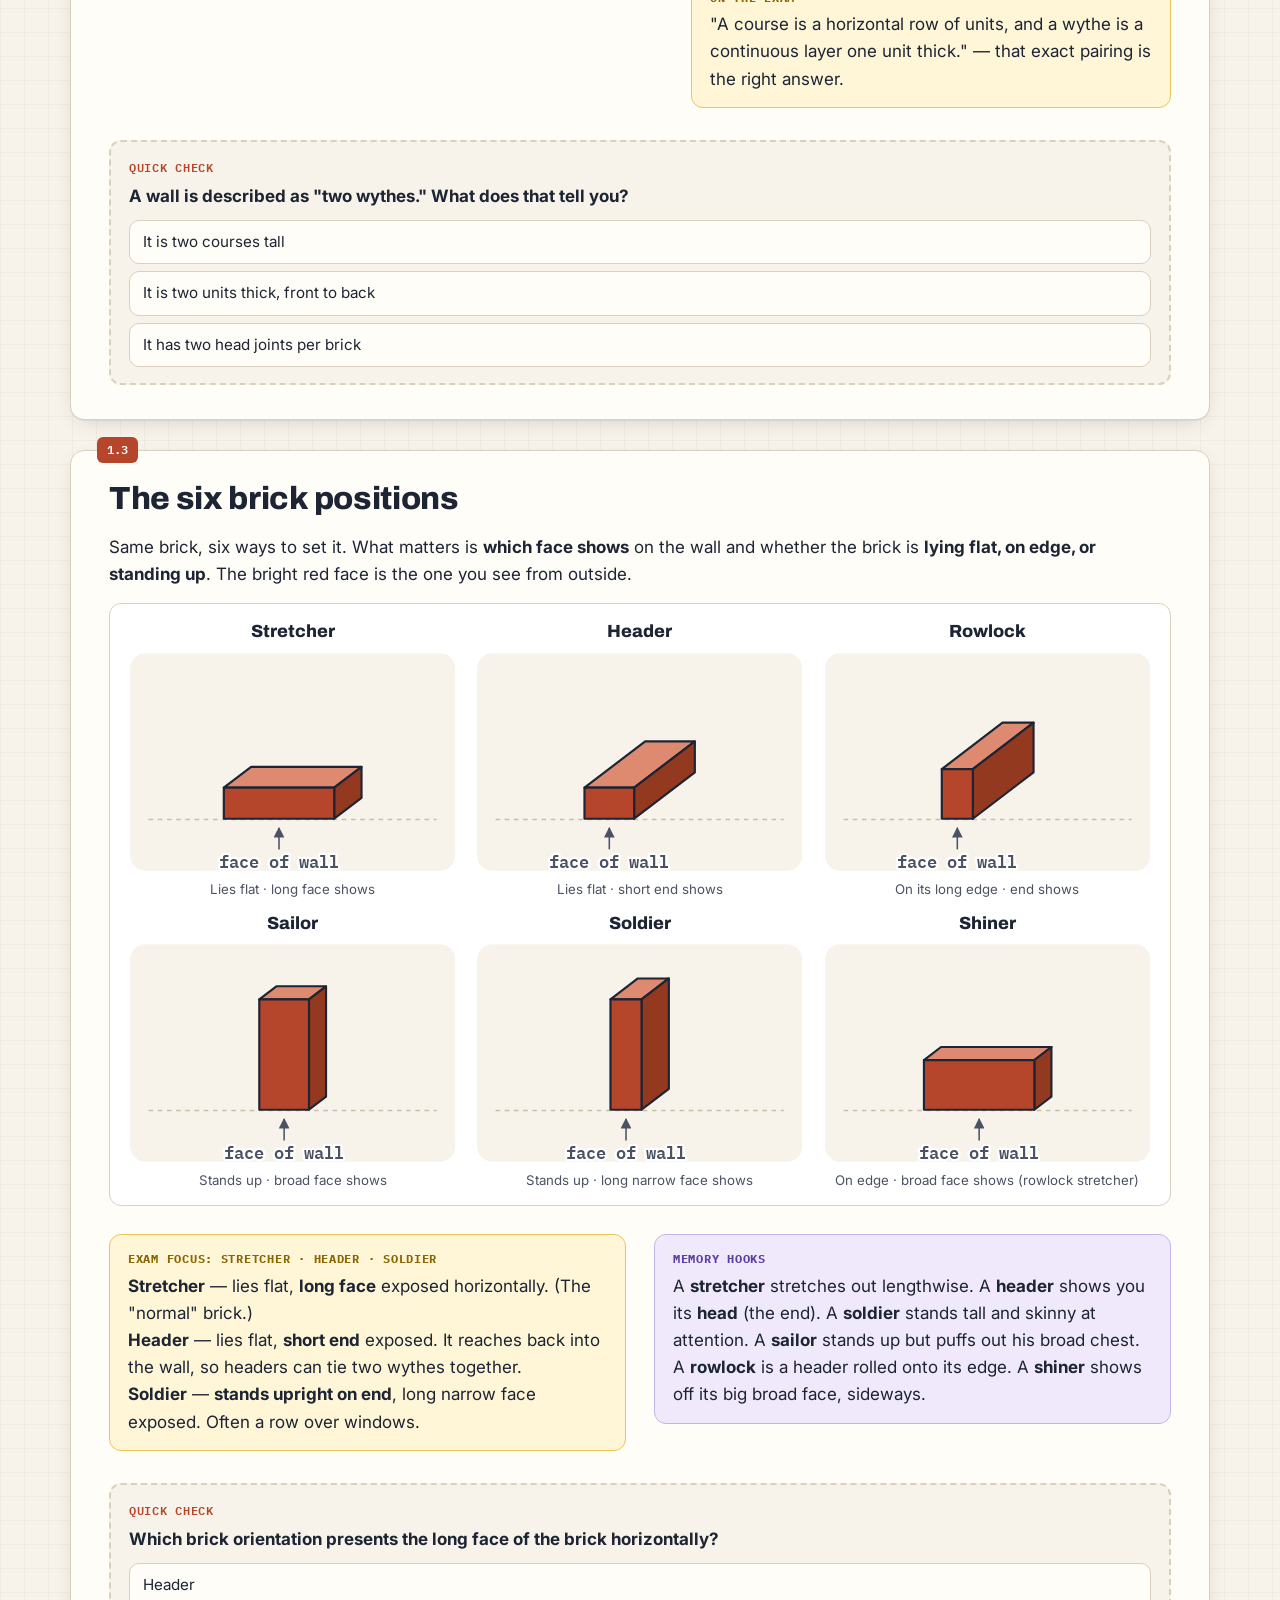
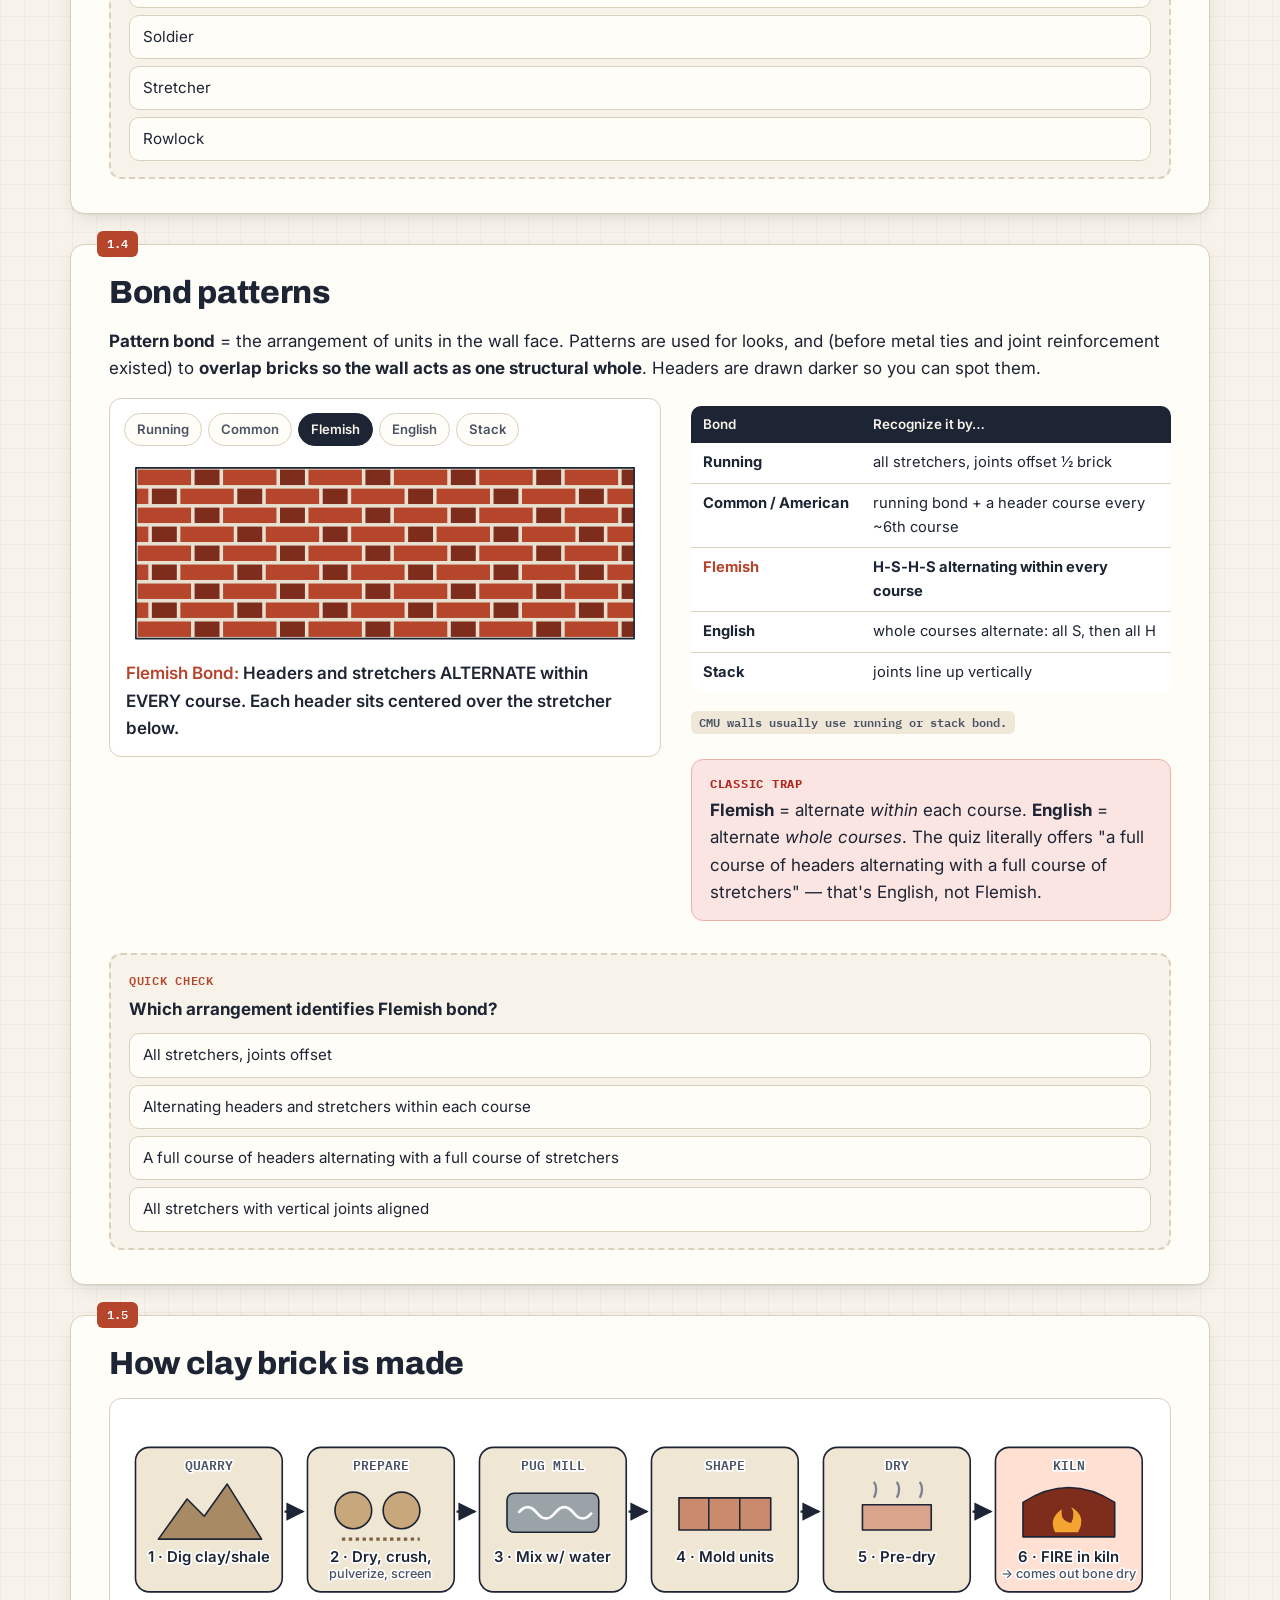
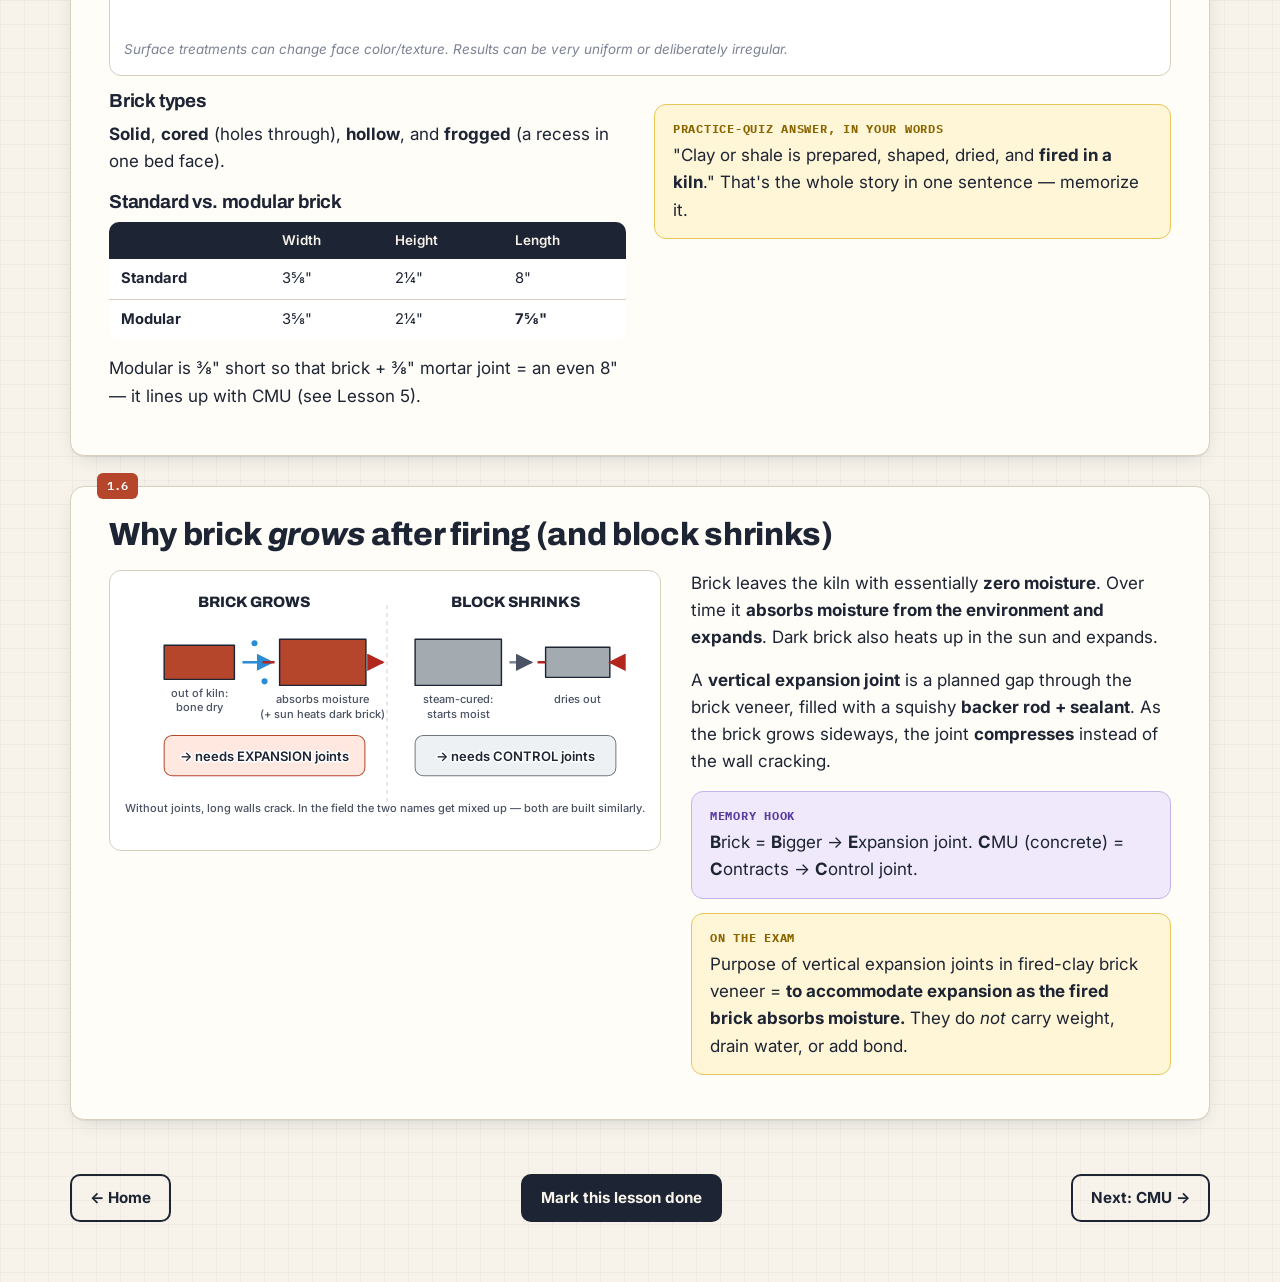
<file: masonry-basics.html>
<!doctype html>
<html lang="en"><head><meta charset="utf-8"><meta name="viewport" content="width=device-width,initial-scale=1">
<title>1 · Brick & Bonds — CONM 1200 Exam 3</title>
<link rel="stylesheet" href="css/style.css"><script src="js/diagrams.js"></script></head>
<body style="--accent:var(--masonry)">
<main class="wrap">
  <div class="lesson-hero">
    <div class="kicker">Lesson 1 · Masonry vocabulary</div>
    <h1>Brick, Courses, Wythes &amp; Bonds</h1>
    <p class="lede">This is the language of masonry. If you can picture a wall and point to a course, a wythe, a soldier and a Flemish bond, you've already got several exam questions locked in.</p>
    <div class="toc"><a href="#s1">Masonry 101</a><a href="#s2">Course vs wythe</a><a href="#s3">6 brick positions</a><a href="#s4">Bond patterns</a><a href="#s5">How brick is made</a><a href="#s6">Why brick grows</a></div>
  </div>

  <section class="topic" id="s1"><span class="num">1.1</span>
    <h2>Masonry 101 — what we're building with</h2>
    <div class="grid-dia">
      <figure class="dia">
        <svg viewBox="0 0 540 270" role="img" aria-label="Solid brick wall vs brick veneer walls">
          <!-- solid -->
          <text x="80" y="20" class="lbl-b" text-anchor="middle">Solid brick</text>
          <g>
            <rect x="40" y="36" width="36" height="200" fill="url(#p-brick)" class="o"/>
            <rect x="84" y="36" width="36" height="200" fill="url(#p-brick)" class="o"/>
            <rect x="76" y="36" width="8" height="200" class="f-mortar o"/>
            <rect x="40" y="118" width="80" height="22" fill="#7e2c1b" class="o"/>
            <text x="80" y="133" class="lbl-w" text-anchor="middle" font-size="10">header</text>
          </g>
          <text x="80" y="256" class="lbl-s" text-anchor="middle">2 wythes, headers tie them</text>
          <!-- veneer wood -->
          <text x="265" y="20" class="lbl-b" text-anchor="middle">Veneer + wood studs</text>
          <rect x="205" y="36" width="36" height="200" fill="url(#p-brick)" class="o"/>
          <rect x="262" y="36" width="5" height="200" class="f-wood-d o"/>
          <rect x="267" y="36" width="44" height="200" fill="url(#p-woodsec)" class="o"/>
          <rect x="311" y="36" width="6" height="200" fill="#eee" class="o"/>
          <path d="M236 110 h14 l3 -4 l3 8 l3 -8 l3 4 h6" stroke="#41657f" stroke-width="2.5" fill="none"/>
          <path d="M236 180 h14 l3 -4 l3 8 l3 -8 l3 4 h6" stroke="#41657f" stroke-width="2.5" fill="none"/>
          <text x="252" y="256" class="lbl-s" text-anchor="middle">brick · air space · sheathing · stud</text>
          <!-- veneer CMU -->
          <text x="450" y="20" class="lbl-b" text-anchor="middle">Veneer + CMU</text>
          <rect x="385" y="36" width="36" height="200" fill="url(#p-brick)" class="o"/>
          <rect x="433" y="36" width="20" height="200" fill="url(#p-insul)" class="o"/>
          <rect x="455" y="36" width="56" height="200" fill="url(#p-cmu)" class="o"/>
          <line x1="421" y1="100" x2="480" y2="100" stroke="#41657f" stroke-width="2.5"/>
          <line x1="421" y1="166" x2="480" y2="166" stroke="#41657f" stroke-width="2.5"/>
          <text x="450" y="256" class="lbl-s" text-anchor="middle">brick · cavity · insulation · CMU</text>
        </svg>
        <figcaption>Today most brick is a thin <b>veneer</b> (one wythe) tied to a backup wall. Blue = metal ties.</figcaption>
      </figure>
      <div>
        <p>Masonry = building with small units stacked in mortar. Materials include <b>concrete products</b> (concrete block = <b>CMU</b>, concrete brick, pavers), <b>clay products</b> (brick, quarry &amp; ceramic tile), and <b>stone &amp; glass</b> (stone veneer, glass block).</p>
        <p>This unit focuses on two: <b>Concrete Masonry Units (CMUs)</b> and <b>clay brick</b>.</p>
        <p><b>How brick is used today:</b></p>
        <ul class="tight">
          <li><b>Veneer (facing)</b> — a thin outer skin of brick with a <b>backup wall</b> behind it for support. Backup can be <b>wood studs, metal studs, or CMU</b>.</li>
          <li><b>Solid brick walls</b> — often decorative now.</li>
          <li><b>Flooring &amp; paving.</b></li>
        </ul>
        <div class="callout note"><b>Why people love brick</b><p>Small units → intricate patterns, arches, mosaics. Mortar joints can be colored to contrast or blend with the brick.</p></div>
      </div>
    </div>
  </section>

  <section class="topic" id="s2"><span class="num">1.2</span>
    <h2>Course vs. wythe (and head vs. bed joints)</h2>
    <div class="grid-dia">
      <figure class="dia">
        <div class="dia-controls" data-chips="cwSet">
          <button class="chip on" data-v="course">Course</button><button class="chip" data-v="wythe">Wythe</button><button class="chip" data-v="bed">Bed joint</button><button class="chip" data-v="head">Head joint</button>
        </div>
        <div id="cwBox" data-dia="courseWythe" data-args='["course"]'></div>
        <figcaption>Tap the buttons — the yellow outline shows what each word means.</figcaption>
      </figure>
      <div>
        <dl class="defs">
          <dt>Course</dt><dd>A <b>horizontal row</b> of masonry units.</dd>
          <dt>Wythe</dt><dd>A continuous <b>vertical layer</b> of masonry <b>one unit thick</b>.</dd>
          <dt>Bed joint</dt><dd>The <b>horizontal</b> mortar joint the unit sits ("lies in bed") on.</dd>
          <dt>Head joint</dt><dd>The <b>vertical</b> mortar joint between the ends of units.</dd>
        </dl>
        <div class="callout hook"><b>Memory hook</b><p><b>C</b>ourse = <b>C</b>ross the wall (side to side). <b>W</b>ythe = how many <b>W</b>alls thick (front to back). A 2-wythe wall is two bricks thick.</p></div>
        <div class="callout exam"><b>On the exam</b><p>"A course is a horizontal row of units, and a wythe is a continuous layer one unit thick." — that exact pairing is the right answer.</p></div>
      </div>
    </div>
    <div class="qc" data-a="1"><div class="qh">Quick check</div><div class="qq">A wall is described as "two wythes." What does that tell you?</div>
      <div class="opts"><button class="opt">It is two courses tall</button><button class="opt">It is two units thick, front to back</button><button class="opt">It has two head joints per brick</button></div>
      <div class="why">Wythe = vertical layer one unit thick. Two wythes = two layers = two bricks thick.</div></div>
  </section>

  <section class="topic" id="s3"><span class="num">1.3</span>
    <h2>The six brick positions</h2>
    <p>Same brick, six ways to set it. What matters is <b>which face shows</b> on the wall and whether the brick is <b>lying flat, on edge, or standing up</b>. The bright red face is the one you see from outside.</p>
    <figure class="dia"><div data-dia="brickPositions"></div></figure>
    <div class="grid2">
      <div class="callout exam"><b>Exam focus: stretcher · header · soldier</b>
        <p><b>Stretcher</b> — lies flat, <b>long face</b> exposed horizontally. (The "normal" brick.)<br>
        <b>Header</b> — lies flat, <b>short end</b> exposed. It reaches back into the wall, so headers can tie two wythes together.<br>
        <b>Soldier</b> — <b>stands upright on end</b>, long narrow face exposed. Often a row over windows.</p></div>
      <div class="callout hook"><b>Memory hooks</b>
        <p>A <b>stretcher</b> stretches out lengthwise. A <b>header</b> shows you its <b>head</b> (the end). A <b>soldier</b> stands tall and skinny at attention. A <b>sailor</b> stands up but puffs out his broad chest. A <b>rowlock</b> is a header rolled onto its edge. A <b>shiner</b> shows off its big broad face, sideways.</p></div>
    </div>
    <div class="qc" data-a="2"><div class="qh">Quick check</div><div class="qq">Which brick orientation presents the long face of the brick horizontally?</div>
      <div class="opts"><button class="opt">Header</button><button class="opt">Soldier</button><button class="opt">Stretcher</button><button class="opt">Rowlock</button></div>
      <div class="why">Stretcher = lying flat, long face showing horizontally. Soldier shows the long face too — but <i>vertically</i>.</div></div>
  </section>

  <section class="topic" id="s4"><span class="num">1.4</span>
    <h2>Bond patterns</h2>
    <p><b>Pattern bond</b> = the arrangement of units in the wall face. Patterns are used for looks, and (before metal ties and joint reinforcement existed) to <b>overlap bricks so the wall acts as one structural whole</b>. Headers are drawn darker so you can spot them.</p>
    <div class="grid-dia">
      <figure class="dia">
        <div class="dia-controls" data-chips="bondSet">
          <button class="chip" data-v="running">Running</button><button class="chip" data-v="common">Common</button><button class="chip on" data-v="flemish">Flemish</button><button class="chip" data-v="english">English</button><button class="chip" data-v="stack">Stack</button>
        </div>
        <div id="bondBox"></div>
        <p id="bondHow" style="margin:10px 2px 0;font-weight:600"></p>
      </figure>
      <div>
        <table class="t"><tr><th>Bond</th><th>Recognize it by…</th></tr>
          <tr><td class="k">Running</td><td>all stretchers, joints offset ½ brick</td></tr>
          <tr><td class="k">Common / American</td><td>running bond + a header course every ~6th course</td></tr>
          <tr><td class="k" style="color:var(--brick)">Flemish</td><td><b>H‑S‑H‑S alternating within every course</b></td></tr>
          <tr><td class="k">English</td><td>whole courses alternate: all S, then all H</td></tr>
          <tr><td class="k">Stack</td><td>joints line up vertically</td></tr></table>
        <p class="pill">CMU walls usually use running or stack bond.</p>
        <div class="callout trap"><b>Classic trap</b><p><b>Flemish</b> = alternate <i>within</i> each course. <b>English</b> = alternate <i>whole courses</i>. The quiz literally offers "a full course of headers alternating with a full course of stretchers" — that's English, not Flemish.</p></div>
      </div>
    </div>
    <div class="qc" data-a="1"><div class="qh">Quick check</div><div class="qq">Which arrangement identifies Flemish bond?</div>
      <div class="opts"><button class="opt">All stretchers, joints offset</button><button class="opt">Alternating headers and stretchers within each course</button><button class="opt">A full course of headers alternating with a full course of stretchers</button><button class="opt">All stretchers with vertical joints aligned</button></div>
      <div class="why">Flemish = H, S, H, S across every single course. (Option C is English bond; D is stack bond.)</div></div>
  </section>

  <section class="topic" id="s5"><span class="num">1.5</span>
    <h2>How clay brick is made</h2>
    <figure class="dia">
      <svg viewBox="0 0 900 190" role="img" aria-label="Brick manufacturing steps">
        <g font-size="12">
          <!-- step boxes -->
          <g transform="translate(10,30)"><rect width="128" height="126" rx="12" fill="#efe6d4" class="o"/><path d="M20 80 l25 -35 l15 15 l20 -28 l30 48z" fill="#a88a64" class="o"/><text x="64" y="100" class="lbl" text-anchor="middle">1 · Dig clay/shale</text><text x="64" y="20" class="lbl-m" text-anchor="middle">QUARRY</text></g>
          <g transform="translate(160,30)"><rect width="128" height="126" rx="12" fill="#efe6d4" class="o"/><circle cx="40" cy="55" r="16" fill="#c9a77d" class="o"/><circle cx="82" cy="55" r="16" fill="#c9a77d" class="o"/><path d="M30 80 h68" stroke="#7d6243" stroke-width="3" stroke-dasharray="3 3"/><text x="64" y="100" class="lbl" text-anchor="middle">2 · Dry, crush,</text><text x="64" y="20" class="lbl-m" text-anchor="middle">PREPARE</text><text x="64" y="114" class="lbl-s" text-anchor="middle">pulverize, screen</text></g>
          <g transform="translate(310,30)"><rect width="128" height="126" rx="12" fill="#efe6d4" class="o"/><rect x="24" y="40" width="80" height="34" rx="6" fill="#9aa3a8" class="o"/><path d="M34 57 q8 -10 16 0 t16 0 t16 0 t16 0" stroke="#fff" stroke-width="2.4" fill="none"/><text x="64" y="100" class="lbl" text-anchor="middle">3 · Mix w/ water</text><text x="64" y="20" class="lbl-m" text-anchor="middle">PUG MILL</text></g>
          <g transform="translate(460,30)"><rect width="128" height="126" rx="12" fill="#efe6d4" class="o"/><rect x="24" y="44" width="80" height="28" fill="#c98a6e" class="o"/><path d="M50 44 v28 M77 44 v28" stroke="#1d2433" stroke-width="1.3"/><text x="64" y="100" class="lbl" text-anchor="middle">4 · Mold units</text><text x="64" y="20" class="lbl-m" text-anchor="middle">SHAPE</text></g>
          <g transform="translate(610,30)"><rect width="128" height="126" rx="12" fill="#efe6d4" class="o"/><rect x="34" y="50" width="60" height="22" fill="#d9a48c" class="o"/><path d="M44 44 q4 -8 0 -14 M64 44 q4 -8 0 -14 M84 44 q4 -8 0 -14" stroke="#7b8293" stroke-width="2" fill="none"/><text x="64" y="100" class="lbl" text-anchor="middle">5 · Pre-dry</text><text x="64" y="20" class="lbl-m" text-anchor="middle">DRY</text></g>
          <g transform="translate(760,30)"><rect width="128" height="126" rx="12" fill="#ffe0d2" class="o"/><path d="M24 78 v-30 q40 -26 80 0 v30z" fill="#7e2c1b" class="o"/><path d="M52 74 q-6 -12 6 -20 q-2 10 8 12 q4 -8 0 -14 q14 8 6 22z" fill="#f3a530"/><text x="64" y="100" class="lbl" text-anchor="middle">6 · FIRE in kiln</text><text x="64" y="20" class="lbl-m" text-anchor="middle">KILN</text><text x="64" y="114" class="lbl-s" text-anchor="middle">→ comes out bone dry</text></g>
          <g stroke="#1d2433" stroke-width="2"><path d="M140 86 h16" marker-end="url(#m-arrow-ink)"/><path d="M290 86 h16" marker-end="url(#m-arrow-ink)"/><path d="M440 86 h16" marker-end="url(#m-arrow-ink)"/><path d="M590 86 h16" marker-end="url(#m-arrow-ink)"/><path d="M740 86 h16" marker-end="url(#m-arrow-ink)"/></g>
        </g>
      </svg>
      <figcaption>Surface treatments can change face color/texture. Results can be very uniform or deliberately irregular.</figcaption>
    </figure>
    <div class="grid2">
      <div>
        <h3>Brick types</h3>
        <p><b>Solid</b>, <b>cored</b> (holes through), <b>hollow</b>, and <b>frogged</b> (a recess in one bed face).</p>
        <h3>Standard vs. modular brick</h3>
        <table class="t"><tr><th></th><th>Width</th><th>Height</th><th>Length</th></tr>
          <tr><td class="k">Standard</td><td>3⅝"</td><td>2¼"</td><td>8"</td></tr>
          <tr><td class="k">Modular</td><td>3⅝"</td><td>2¼"</td><td><b>7⅝"</b></td></tr></table>
        <p>Modular is ⅜" short so that brick + ⅜" mortar joint = an even 8" — it lines up with CMU (see Lesson 5).</p>
      </div>
      <div class="callout exam"><b>Practice-quiz answer, in your words</b><p>"Clay or shale is prepared, shaped, dried, and <b>fired in a kiln</b>." That's the whole story in one sentence — memorize it.</p></div>
    </div>
  </section>

  <section class="topic" id="s6"><span class="num">1.6</span>
    <h2>Why brick <i>grows</i> after firing (and block shrinks)</h2>
    <div class="grid-dia">
      <figure class="dia">
        <svg viewBox="0 0 520 250" role="img" aria-label="Brick grows, block shrinks">
          <text x="130" y="22" class="lbl-b" text-anchor="middle">BRICK GROWS</text>
          <rect x="40" y="60" width="70" height="34" class="f-brick o"/><text x="75" y="112" class="lbl-s" text-anchor="middle">out of kiln:</text><text x="75" y="126" class="lbl-s" text-anchor="middle">bone dry</text>
          <path d="M118 77 h28" stroke="#2a8bd6" stroke-width="2.5" marker-end="url(#m-arrow-water)"/>
          <g class="pulse"><circle cx="130" cy="58" r="3" class="drop"/><circle cx="140" cy="96" r="3" class="drop"/></g>
          <rect x="155" y="54" width="86" height="46" class="f-brick o"/>
          <path d="M150 77 h-12 M246 77 h12" stroke="#b3261e" stroke-width="2.5" marker-end="url(#m-arrow-red)"/>
          <text x="198" y="118" class="lbl-s" text-anchor="middle">absorbs moisture</text><text x="198" y="132" class="lbl-s" text-anchor="middle">(+ sun heats dark brick)</text>
          <rect x="40" y="150" width="200" height="40" rx="8" fill="#ffe8e0" stroke="#b5452b"/><text x="140" y="175" class="lbl" text-anchor="middle">→ needs EXPANSION joints</text>
          <line x1="262" y1="20" x2="262" y2="230" stroke="#d9d0bd" stroke-dasharray="4 4"/>
          <text x="390" y="22" class="lbl-b" text-anchor="middle">BLOCK SHRINKS</text>
          <rect x="290" y="54" width="86" height="46" class="f-cmu o"/><text x="333" y="118" class="lbl-s" text-anchor="middle">steam-cured:</text><text x="333" y="132" class="lbl-s" text-anchor="middle">starts moist</text>
          <path d="M384 77 h22" stroke="#7b8293" stroke-width="2.5" marker-end="url(#m-arrow)"/>
          <rect x="420" y="62" width="64" height="30" class="f-cmu o"/>
          <path d="M412 77 h8 M492 77 h-8" stroke="#b3261e" stroke-width="2.5" marker-end="url(#m-arrow-red)"/>
          <text x="452" y="118" class="lbl-s" text-anchor="middle">dries out</text>
          <rect x="290" y="150" width="200" height="40" rx="8" fill="#eef1f3" stroke="#6f7880"/><text x="390" y="175" class="lbl" text-anchor="middle">→ needs CONTROL joints</text>
          <text x="260" y="226" class="lbl-s" text-anchor="middle">Without joints, long walls crack. In the field the two names get mixed up — both are built similarly.</text>
        </svg>
      </figure>
      <div>
        <p>Brick leaves the kiln with essentially <b>zero moisture</b>. Over time it <b>absorbs moisture from the environment and expands</b>. Dark brick also heats up in the sun and expands.</p>
        <p>A <b>vertical expansion joint</b> is a planned gap through the brick veneer, filled with a squishy <b>backer rod + sealant</b>. As the brick grows sideways, the joint <b>compresses</b> instead of the wall cracking.</p>
        <div class="callout hook"><b>Memory hook</b><p><b>B</b>rick = <b>B</b>igger → <b>E</b>xpansion joint. <b>C</b>MU (concrete) = <b>C</b>ontracts → <b>C</b>ontrol joint.</p></div>
        <div class="callout exam"><b>On the exam</b><p>Purpose of vertical expansion joints in fired-clay brick veneer = <b>to accommodate expansion as the fired brick absorbs moisture.</b> They do <i>not</i> carry weight, drain water, or add bond.</p></div>
      </div>
    </div>
  </section>

  <div class="done-row"><a class="btn ghost" href="index.html">← Home</a><button class="btn" data-done>Mark this lesson done</button><a class="btn ghost" href="cmu.html">Next: CMU →</a></div>
</main>
<script>
function cwSet(v){ document.getElementById('cwBox').innerHTML = DIA.courseWythe(v); }
function bondSet(v){ document.getElementById('bondBox').innerHTML = DIA.bond(v,{w:440,rows:9}); document.getElementById('bondHow').innerHTML = '<span style="color:var(--brick)">'+DIA.BONDS[v].name+':</span> '+DIA.BONDS[v].how; }
document.addEventListener('DOMContentLoaded',()=>bondSet('flemish'));
</script>
<script src="js/app.js"></script>
</body></html>
</file>
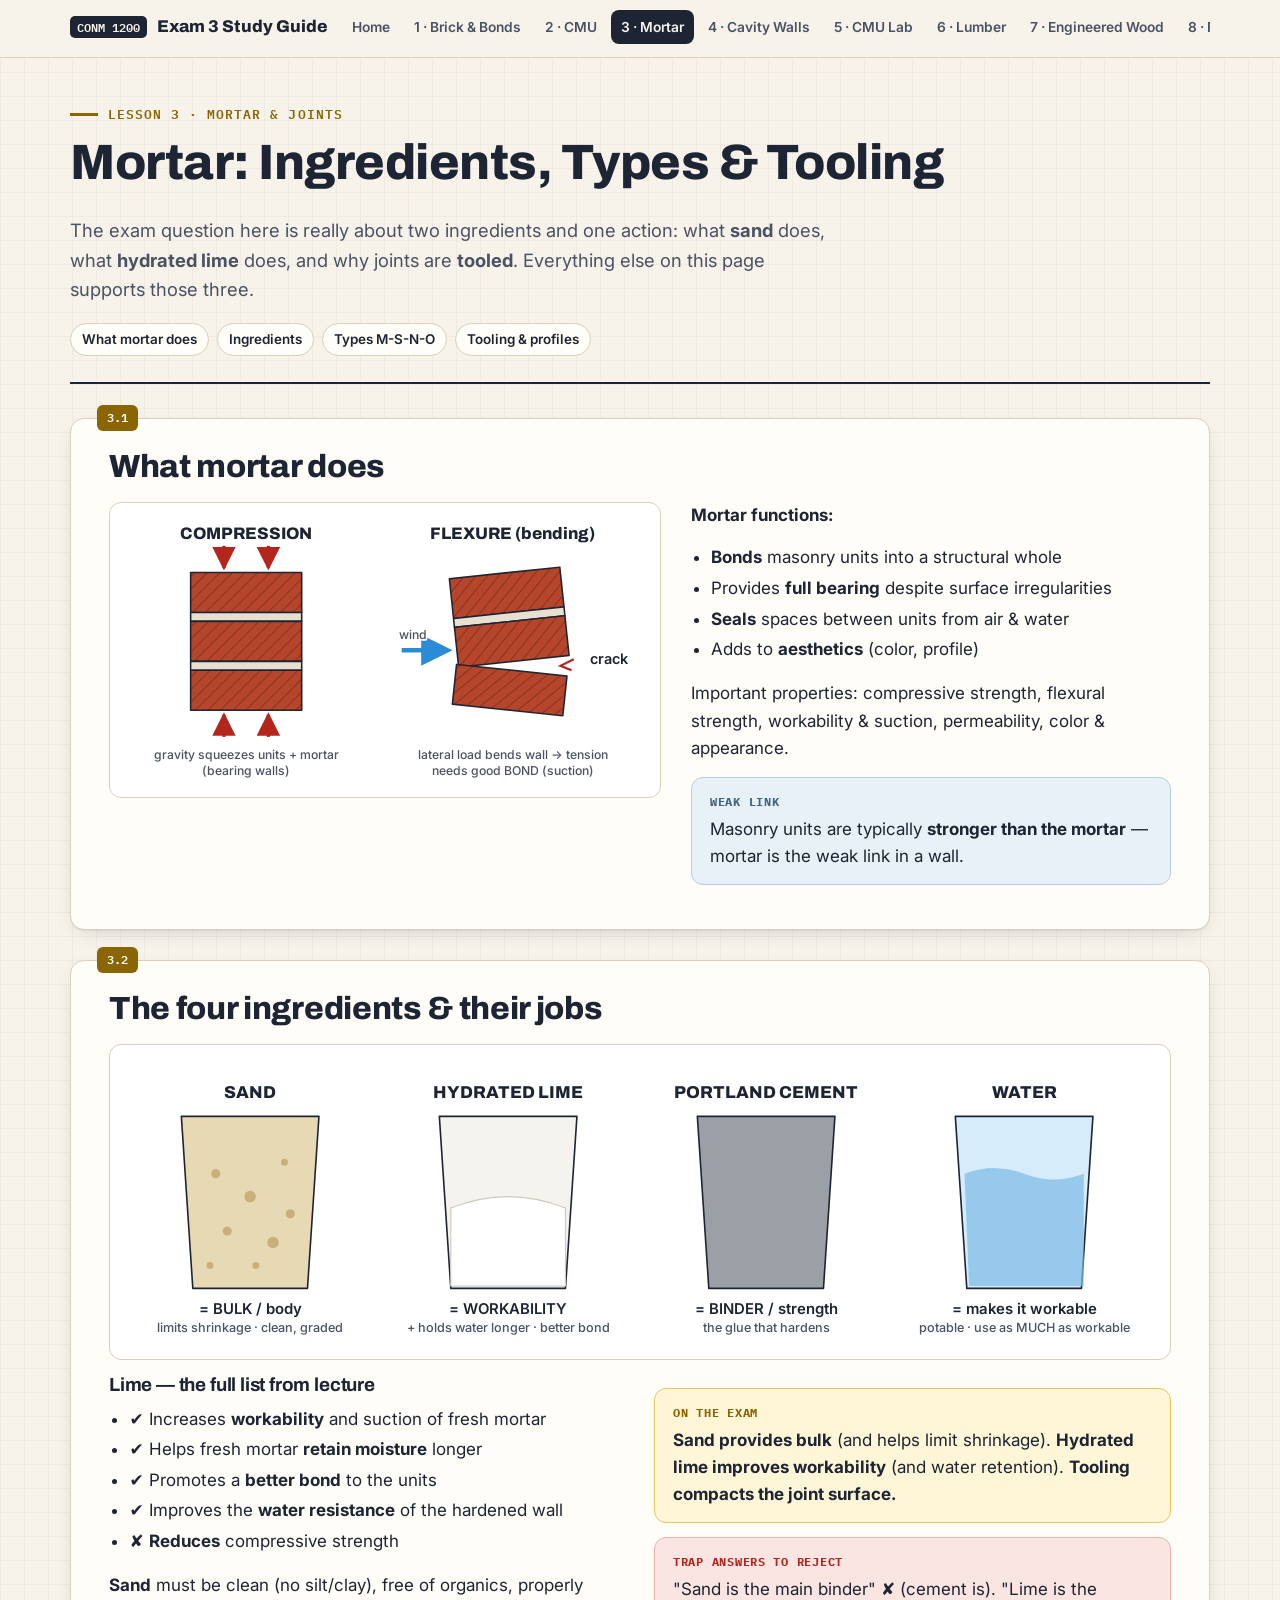
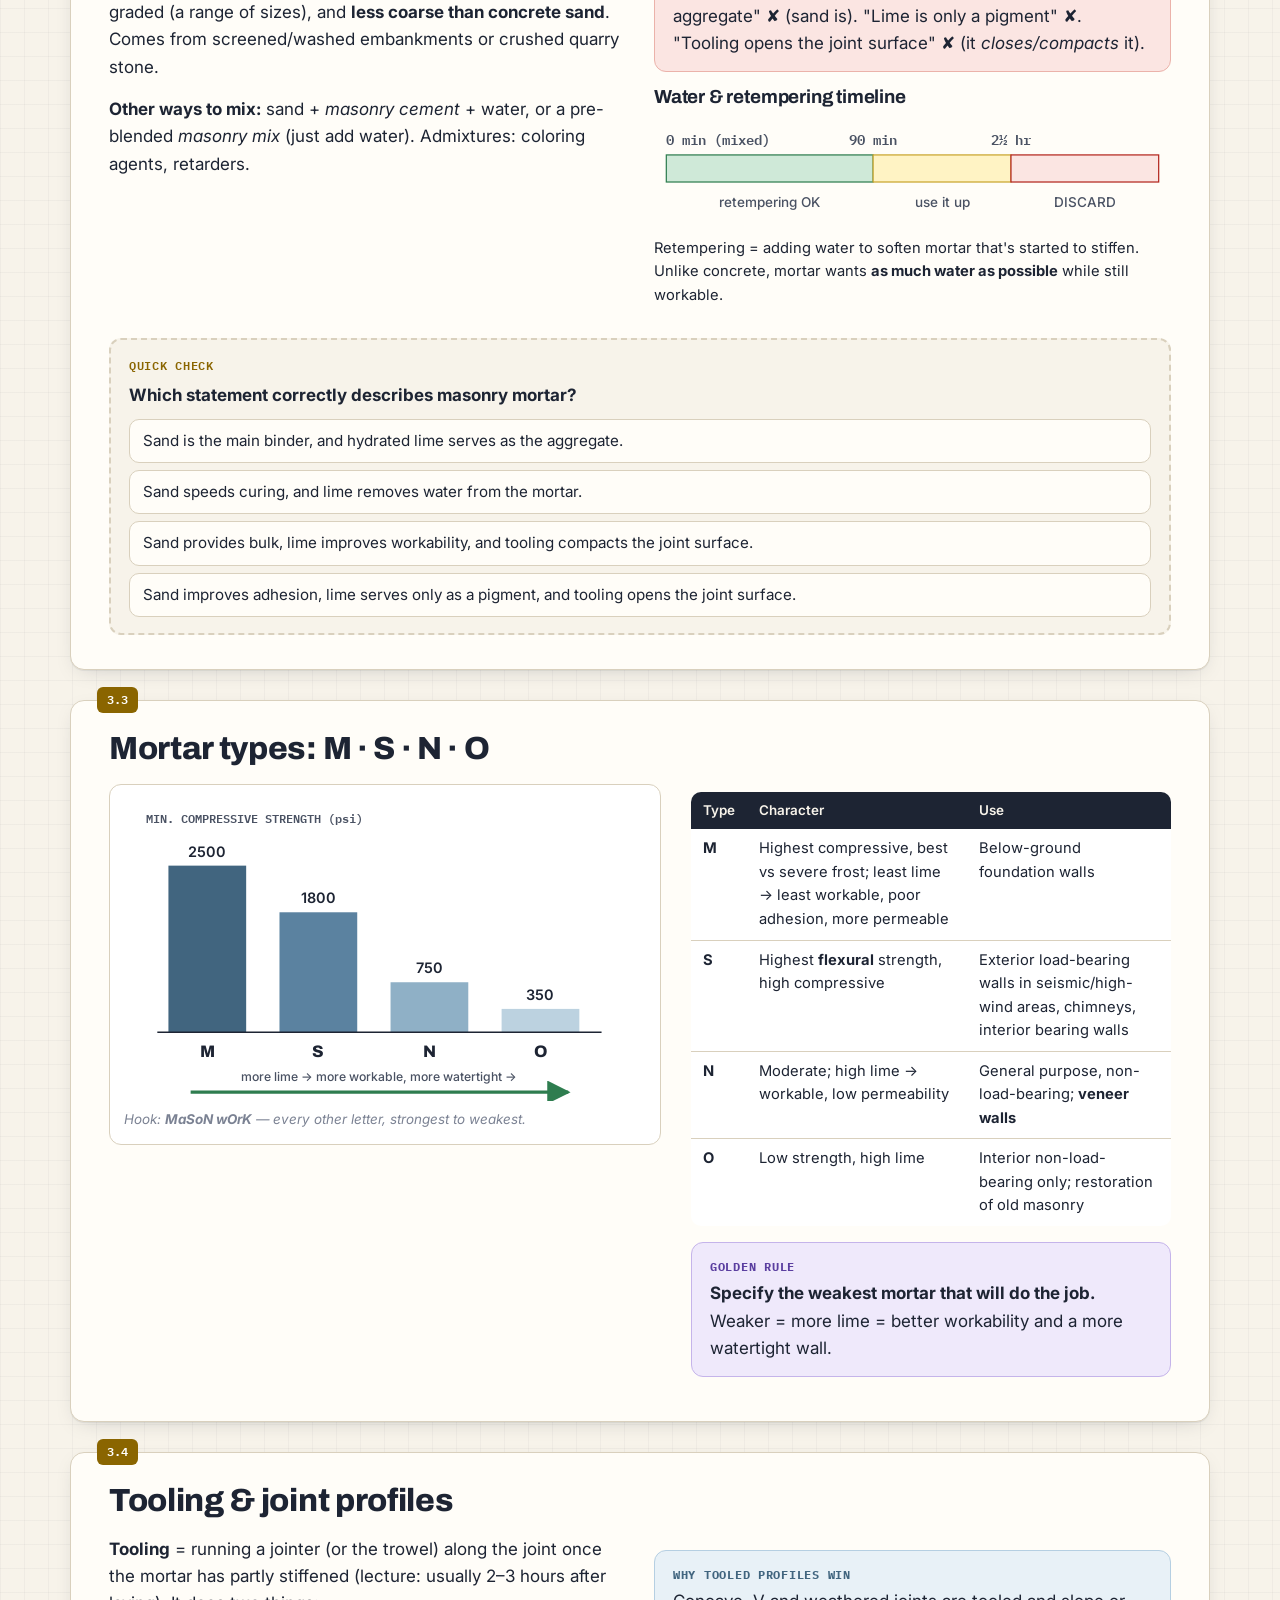
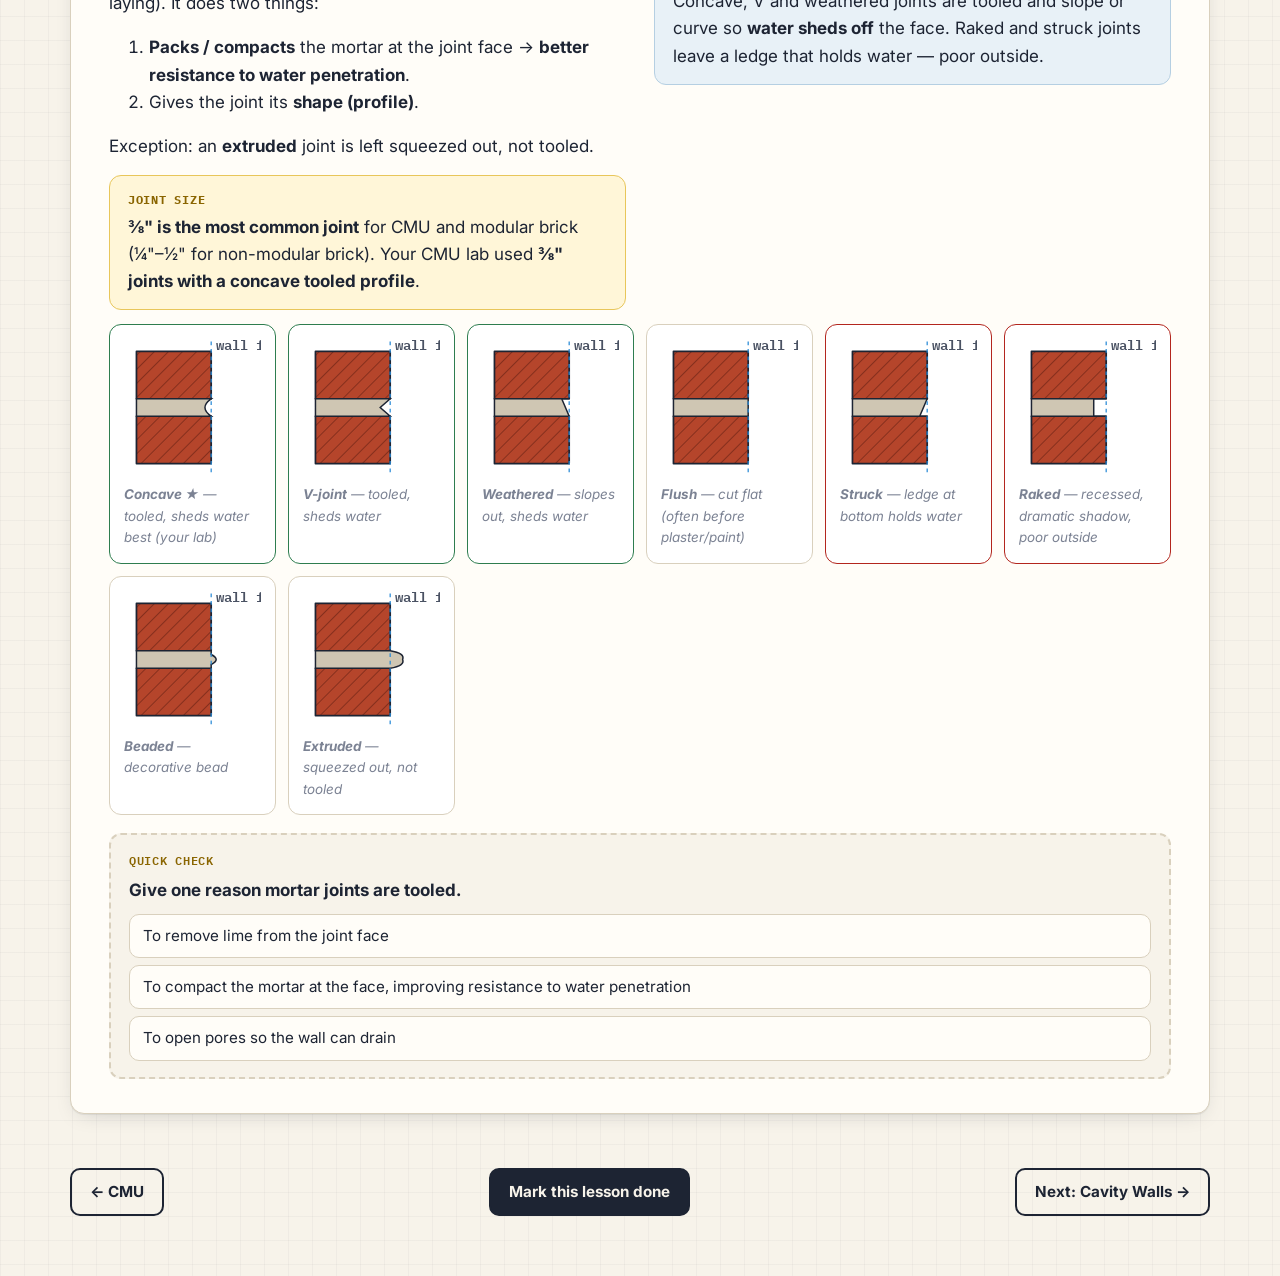
<file: mortar.html>
<!doctype html>
<html lang="en"><head><meta charset="utf-8"><meta name="viewport" content="width=device-width,initial-scale=1">
<title>3 · Mortar — CONM 1200 Exam 3</title>
<link rel="stylesheet" href="css/style.css"><script src="js/diagrams.js"></script></head>
<body style="--accent:#8a6500">
<main class="wrap">
  <div class="lesson-hero">
    <div class="kicker">Lesson 3 · Mortar &amp; joints</div>
    <h1>Mortar: Ingredients, Types &amp; Tooling</h1>
    <p class="lede">The exam question here is really about two ingredients and one action: what <b>sand</b> does, what <b>hydrated lime</b> does, and why joints are <b>tooled</b>. Everything else on this page supports those three.</p>
    <div class="toc"><a href="#s1">What mortar does</a><a href="#s2">Ingredients</a><a href="#s3">Types M-S-N-O</a><a href="#s4">Tooling &amp; profiles</a></div>
  </div>

  <section class="topic" id="s1"><span class="num">3.1</span>
    <h2>What mortar does</h2>
    <div class="grid-dia">
      <figure class="dia">
        <svg viewBox="0 0 470 240" role="img" aria-label="Compressive and flexural strength of mortar">
          <text x="110" y="20" class="lbl-b" text-anchor="middle">COMPRESSION</text>
          <g><rect x="60" y="50" width="100" height="36" fill="url(#p-brick)" class="o"/><rect x="60" y="86" width="100" height="8" class="f-mortar o"/><rect x="60" y="94" width="100" height="36" fill="url(#p-brick)" class="o"/><rect x="60" y="130" width="100" height="8" class="f-mortar o"/><rect x="60" y="138" width="100" height="36" fill="url(#p-brick)" class="o"/></g>
          <g stroke="#b3261e" stroke-width="3"><path d="M90 26 v20" marker-end="url(#m-arrow-red)"/><path d="M130 26 v20" marker-end="url(#m-arrow-red)"/><path d="M90 198 v-20" marker-end="url(#m-arrow-red)"/><path d="M130 198 v-20" marker-end="url(#m-arrow-red)"/></g>
          <text x="110" y="218" class="lbl-s" text-anchor="middle">gravity squeezes units + mortar</text>
          <text x="110" y="232" class="lbl-s" text-anchor="middle">(bearing walls)</text>
          <text x="350" y="20" class="lbl-b" text-anchor="middle">FLEXURE (bending)</text>
          <g transform="rotate(-6 350 120)"><rect x="300" y="50" width="100" height="36" fill="url(#p-brick)" class="o"/><rect x="300" y="86" width="100" height="8" class="f-mortar o"/><rect x="300" y="94" width="100" height="36" fill="url(#p-brick)" class="o"/></g>
          <g transform="rotate(6 350 130)"><rect x="300" y="138" width="100" height="36" fill="url(#p-brick)" class="o"/></g>
          <path d="M405 128 l-12 6 l10 4" stroke="#b3261e" stroke-width="2" fill="none"/>
          <path d="M250 120 h40" stroke="#2a8bd6" stroke-width="4" marker-end="url(#m-arrow-water)"/><text x="248" y="110" class="lbl-s">wind</text>
          <text x="420" y="132" class="lbl" fill="#b3261e">crack</text>
          <text x="350" y="218" class="lbl-s" text-anchor="middle">lateral load bends wall → tension</text>
          <text x="350" y="232" class="lbl-s" text-anchor="middle">needs good BOND (suction)</text>
        </svg>
      </figure>
      <div>
        <p><b>Mortar functions:</b></p>
        <ul class="tight">
          <li><b>Bonds</b> masonry units into a structural whole</li>
          <li>Provides <b>full bearing</b> despite surface irregularities</li>
          <li><b>Seals</b> spaces between units from air &amp; water</li>
          <li>Adds to <b>aesthetics</b> (color, profile)</li>
        </ul>
        <p>Important properties: compressive strength, flexural strength, workability &amp; suction, permeability, color &amp; appearance.</p>
        <div class="callout note"><b>Weak link</b><p>Masonry units are typically <b>stronger than the mortar</b> — mortar is the weak link in a wall.</p></div>
      </div>
    </div>
  </section>

  <section class="topic" id="s2"><span class="num">3.2</span>
    <h2>The four ingredients &amp; their jobs</h2>
    <figure class="dia">
      <svg viewBox="0 0 900 250" role="img" aria-label="Mortar ingredients and their roles">
        <g transform="translate(20,10)">
          <path d="M30 40 h120 l-10 150 h-100z" fill="#e8d9b5" class="o"/><g fill="#c9b07a"><circle cx="60" cy="90" r="4"/><circle cx="90" cy="110" r="5"/><circle cx="120" cy="80" r="3"/><circle cx="70" cy="140" r="4"/><circle cx="110" cy="150" r="5"/><circle cx="95" cy="170" r="3"/><circle cx="55" cy="170" r="3"/><circle cx="125" cy="125" r="4"/></g>
          <text x="90" y="24" class="lbl-b" text-anchor="middle">SAND</text>
          <text x="90" y="212" class="lbl" text-anchor="middle">= BULK / body</text><text x="90" y="228" class="lbl-s" text-anchor="middle">limits shrinkage · clean, graded</text>
        </g>
        <g transform="translate(245,10)">
          <path d="M30 40 h120 l-10 150 h-100z" fill="#f5f3ee" class="o"/><path d="M40 120 q50 -20 100 0 v68 h-100z" fill="#fff" stroke="#cfcac0"/>
          <text x="90" y="24" class="lbl-b" text-anchor="middle">HYDRATED LIME</text>
          <text x="90" y="212" class="lbl" text-anchor="middle">= WORKABILITY</text><text x="90" y="228" class="lbl-s" text-anchor="middle">+ holds water longer · better bond</text>
        </g>
        <g transform="translate(470,10)">
          <path d="M30 40 h120 l-10 150 h-100z" fill="#9aa0a6" class="o"/>
          <text x="90" y="24" class="lbl-b" text-anchor="middle">PORTLAND CEMENT</text>
          <text x="90" y="212" class="lbl" text-anchor="middle">= BINDER / strength</text><text x="90" y="228" class="lbl-s" text-anchor="middle">the glue that hardens</text>
        </g>
        <g transform="translate(695,10)">
          <path d="M30 40 h120 l-10 150 h-100z" fill="#d6ecfa" class="o"/><path d="M38 90 q26 -10 52 0 t52 0 v98 h-100z" fill="#7dbbe8" opacity=".7"/>
          <text x="90" y="24" class="lbl-b" text-anchor="middle">WATER</text>
          <text x="90" y="212" class="lbl" text-anchor="middle">= makes it workable</text><text x="90" y="228" class="lbl-s" text-anchor="middle">potable · use as MUCH as workable</text>
        </g>
      </svg>
    </figure>
    <div class="grid2">
      <div>
        <h3>Lime — the full list from lecture</h3>
        <ul class="tight">
          <li>✔ Increases <b>workability</b> and suction of fresh mortar</li>
          <li>✔ Helps fresh mortar <b>retain moisture</b> longer</li>
          <li>✔ Promotes a <b>better bond</b> to the units</li>
          <li>✔ Improves the <b>water resistance</b> of the hardened wall</li>
          <li>✘ <b>Reduces</b> compressive strength</li>
        </ul>
        <p><b>Sand</b> must be clean (no silt/clay), free of organics, properly graded (a range of sizes), and <b>less coarse than concrete sand</b>. Comes from screened/washed embankments or crushed quarry stone.</p>
        <p><b>Other ways to mix:</b> sand + <i>masonry cement</i> + water, or a pre-blended <i>masonry mix</i> (just add water). Admixtures: coloring agents, retarders.</p>
      </div>
      <div>
        <div class="callout exam"><b>On the exam</b><p><b>Sand provides bulk</b> (and helps limit shrinkage). <b>Hydrated lime improves workability</b> (and water retention). <b>Tooling compacts the joint surface.</b></p></div>
        <div class="callout trap"><b>Trap answers to reject</b><p>"Sand is the main binder" ✘ (cement is). "Lime is the aggregate" ✘ (sand is). "Lime is only a pigment" ✘. "Tooling opens the joint surface" ✘ (it <i>closes/compacts</i> it).</p></div>
        <h3>Water &amp; retempering timeline</h3>
        <svg viewBox="0 0 420 90" role="img" aria-label="Retempering timeline">
          <rect x="10" y="30" width="168" height="22" fill="#cfe9d8" stroke="#2e7d4f"/><rect x="178" y="30" width="112" height="22" fill="#fff3c4" stroke="#c9a52c"/><rect x="290" y="30" width="120" height="22" fill="#fbe5e2" stroke="#b3261e"/>
          <text x="10" y="22" class="lbl-m">0 min (mixed)</text><text x="178" y="22" class="lbl-m" text-anchor="middle">90 min</text><text x="290" y="22" class="lbl-m" text-anchor="middle">2½ hr</text>
          <text x="94" y="72" class="lbl-s" text-anchor="middle">retempering OK</text><text x="234" y="72" class="lbl-s" text-anchor="middle">use it up</text><text x="350" y="72" class="lbl-s" text-anchor="middle">DISCARD</text>
        </svg>
        <p style="font-size:.92rem">Retempering = adding water to soften mortar that's started to stiffen. Unlike concrete, mortar wants <b>as much water as possible</b> while still workable.</p>
      </div>
    </div>
    <div class="qc" data-a="2"><div class="qh">Quick check</div><div class="qq">Which statement correctly describes masonry mortar?</div>
      <div class="opts"><button class="opt">Sand is the main binder, and hydrated lime serves as the aggregate.</button><button class="opt">Sand speeds curing, and lime removes water from the mortar.</button><button class="opt">Sand provides bulk, lime improves workability, and tooling compacts the joint surface.</button><button class="opt">Sand improves adhesion, lime serves only as a pigment, and tooling opens the joint surface.</button></div>
      <div class="why">Sand = bulk. Lime = workability. Tooling = compacts. This is exactly the instructor quiz question.</div></div>
  </section>

  <section class="topic" id="s3"><span class="num">3.3</span>
    <h2>Mortar types: M · S · N · O</h2>
    <div class="grid-dia">
      <figure class="dia">
        <svg viewBox="0 0 470 272" role="img" aria-label="Mortar types strength vs lime">
          <text x="20" y="22" class="lbl-m">MIN. COMPRESSIVE STRENGTH (psi)</text>
          <g>
            <rect x="40" y="60" width="70" height="150" fill="#41657f"/><text x="75" y="52" class="lbl" text-anchor="middle">2500</text><text x="75" y="232" class="lbl-b" text-anchor="middle">M</text>
            <rect x="140" y="102" width="70" height="108" fill="#5b82a0"/><text x="175" y="94" class="lbl" text-anchor="middle">1800</text><text x="175" y="232" class="lbl-b" text-anchor="middle">S</text>
            <rect x="240" y="165" width="70" height="45" fill="#8fb0c6"/><text x="275" y="157" class="lbl" text-anchor="middle">750</text><text x="275" y="232" class="lbl-b" text-anchor="middle">N</text>
            <rect x="340" y="189" width="70" height="21" fill="#bcd2e0"/><text x="375" y="181" class="lbl" text-anchor="middle">350</text><text x="375" y="232" class="lbl-b" text-anchor="middle">O</text>
          </g>
          <line x1="30" y1="210" x2="430" y2="210" class="o"/>
          <path d="M60 264 H400" stroke="#2e7d4f" stroke-width="3" marker-end="url(#m-arrow-green)"/>
          <text x="230" y="254" class="lbl-s" text-anchor="middle">more lime → more workable, more watertight →</text>
        </svg>
        <figcaption>Hook: <b>MaSoN wOrK</b> — every other letter, strongest to weakest.</figcaption>
      </figure>
      <div>
        <table class="t">
          <tr><th>Type</th><th>Character</th><th>Use</th></tr>
          <tr><td class="k">M</td><td>Highest compressive, best vs severe frost; least lime → least workable, poor adhesion, more permeable</td><td>Below-ground foundation walls</td></tr>
          <tr><td class="k">S</td><td>Highest <b>flexural</b> strength, high compressive</td><td>Exterior load-bearing walls in seismic/high-wind areas, chimneys, interior bearing walls</td></tr>
          <tr><td class="k">N</td><td>Moderate; high lime → workable, low permeability</td><td>General purpose, non-load-bearing; <b>veneer walls</b></td></tr>
          <tr><td class="k">O</td><td>Low strength, high lime</td><td>Interior non-load-bearing only; restoration of old masonry</td></tr>
        </table>
        <div class="callout hook"><b>Golden rule</b><p><b>Specify the weakest mortar that will do the job.</b> Weaker = more lime = better workability and a more watertight wall.</p></div>
      </div>
    </div>
  </section>

  <section class="topic" id="s4"><span class="num">3.4</span>
    <h2>Tooling &amp; joint profiles</h2>
    <div class="grid2">
      <div>
        <p><b>Tooling</b> = running a jointer (or the trowel) along the joint once the mortar has partly stiffened (lecture: usually 2–3 hours after laying). It does two things:</p>
        <ol class="tight"><li><b>Packs / compacts</b> the mortar at the joint face → <b>better resistance to water penetration</b>.</li><li>Gives the joint its <b>shape (profile)</b>.</li></ol>
        <p>Exception: an <b>extruded</b> joint is left squeezed out, not tooled.</p>
        <div class="callout exam"><b>Joint size</b><p><b>⅜" is the most common joint</b> for CMU and modular brick (¼"–½" for non-modular brick). Your CMU lab used <b>⅜" joints with a concave tooled profile</b>.</p></div>
      </div>
      <div class="callout note"><b>Why tooled profiles win</b><p>Concave, V and weathered joints are tooled and slope or curve so <b>water sheds off</b> the face. Raked and struck joints leave a ledge that holds water — poor outside.</p></div>
    </div>
    <div class="grid3" style="grid-template-columns:repeat(auto-fill,minmax(150px,1fr));gap:12px">
      <figure class="dia" style="margin:0;border-color:var(--ok)"><div data-dia="jointProfile" data-args='["concave"]'></div><figcaption><b>Concave ★</b> — tooled, sheds water best (your lab)</figcaption></figure>
      <figure class="dia" style="margin:0;border-color:var(--ok)"><div data-dia="jointProfile" data-args='["vee"]'></div><figcaption><b>V-joint</b> — tooled, sheds water</figcaption></figure>
      <figure class="dia" style="margin:0;border-color:var(--ok)"><div data-dia="jointProfile" data-args='["weathered"]'></div><figcaption><b>Weathered</b> — slopes out, sheds water</figcaption></figure>
      <figure class="dia" style="margin:0"><div data-dia="jointProfile" data-args='["flush"]'></div><figcaption><b>Flush</b> — cut flat (often before plaster/paint)</figcaption></figure>
      <figure class="dia" style="margin:0;border-color:var(--bad)"><div data-dia="jointProfile" data-args='["struck"]'></div><figcaption><b>Struck</b> — ledge at bottom holds water</figcaption></figure>
      <figure class="dia" style="margin:0;border-color:var(--bad)"><div data-dia="jointProfile" data-args='["raked"]'></div><figcaption><b>Raked</b> — recessed, dramatic shadow, poor outside</figcaption></figure>
      <figure class="dia" style="margin:0"><div data-dia="jointProfile" data-args='["beaded"]'></div><figcaption><b>Beaded</b> — decorative bead</figcaption></figure>
      <figure class="dia" style="margin:0"><div data-dia="jointProfile" data-args='["extruded"]'></div><figcaption><b>Extruded</b> — squeezed out, not tooled</figcaption></figure>
    </div>
    <div class="qc" data-a="1"><div class="qh">Quick check</div><div class="qq">Give one reason mortar joints are tooled.</div>
      <div class="opts"><button class="opt">To remove lime from the joint face</button><button class="opt">To compact the mortar at the face, improving resistance to water penetration</button><button class="opt">To open pores so the wall can drain</button></div>
      <div class="why">Tooling compacts (packs) the joint surface and shapes it — both help keep water out.</div></div>
  </section>

  <div class="done-row"><a class="btn ghost" href="cmu.html">← CMU</a><button class="btn" data-done>Mark this lesson done</button><a class="btn ghost" href="cavity-walls.html">Next: Cavity Walls →</a></div>
</main>
<script src="js/app.js"></script>
</body></html>
</file>
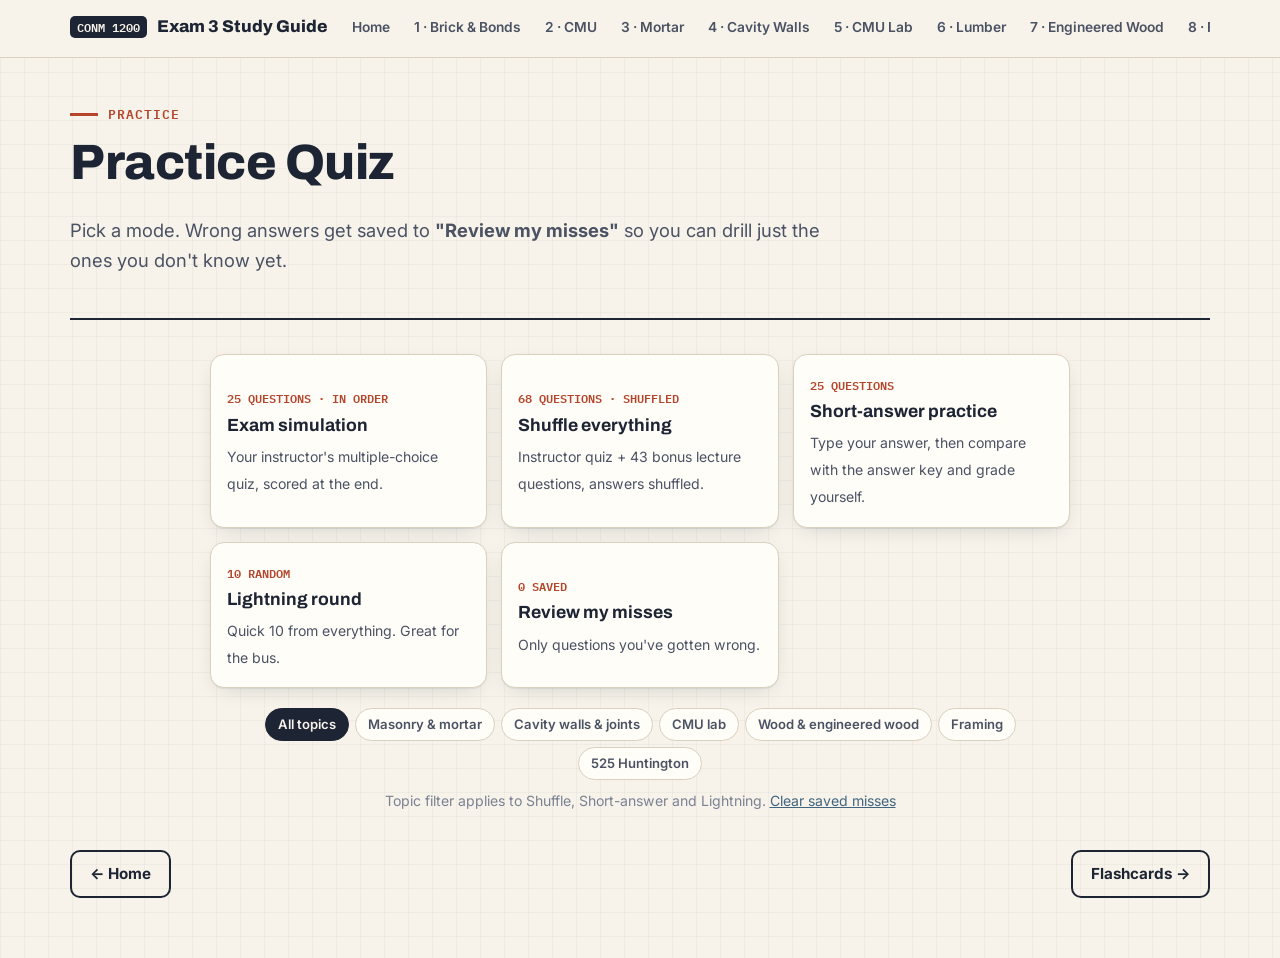
<file: practice.html>
<!doctype html>
<html lang="en"><head><meta charset="utf-8"><meta name="viewport" content="width=device-width,initial-scale=1">
<title>Practice Quiz — CONM 1200 Exam 3</title>
<link rel="stylesheet" href="css/style.css"><script src="js/diagrams.js"></script><script src="js/quizdata.js"></script></head>
<body style="--accent:var(--brick)">
<main class="wrap">
  <div class="lesson-hero">
    <div class="kicker">Practice</div>
    <h1>Practice Quiz</h1>
    <p class="lede">Pick a mode. Wrong answers get saved to <b>"Review my misses"</b> so you can drill just the ones you don't know yet.</p>
  </div>
  <div class="quiz-shell">
    <div id="menu">
      <div class="modes">
        <button class="mode" data-mode="exam"><span class="n">25 QUESTIONS · IN ORDER</span><b>Exam simulation</b><span>Your instructor's multiple-choice quiz, scored at the end.</span></button>
        <button class="mode" data-mode="mix"><span class="n">68 QUESTIONS · SHUFFLED</span><b>Shuffle everything</b><span>Instructor quiz + 43 bonus lecture questions, answers shuffled.</span></button>
        <button class="mode" data-mode="written"><span class="n">25 QUESTIONS</span><b>Short-answer practice</b><span>Type your answer, then compare with the answer key and grade yourself.</span></button>
        <button class="mode" data-mode="lightning"><span class="n">10 RANDOM</span><b>Lightning round</b><span>Quick 10 from everything. Great for the bus.</span></button>
        <button class="mode" data-mode="misses"><span class="n" id="missN">0 SAVED</span><b>Review my misses</b><span>Only questions you've gotten wrong.</span></button>
      </div>
      <div class="dia-controls" id="topicChips" style="justify-content:center"></div>
      <p style="text-align:center;font-size:.88rem;color:var(--ink-3)">Topic filter applies to Shuffle, Short-answer and Lightning. <a href="#" id="clearMiss">Clear saved misses</a></p>
    </div>
    <div id="stage" style="display:none"></div>
  </div>
  <div class="done-row"><a class="btn ghost" href="index.html">← Home</a><a class="btn ghost" href="flashcards.html">Flashcards →</a></div>
</main>
<script>
(function(){
  const S=window.STORE||{get:(k,d)=>d,set:()=>{}};
  let topic='all';
  const shuffle=a=>{a=a.slice();for(let i=a.length-1;i>0;i--){const j=Math.floor(Math.random()*(i+1));[a[i],a[j]]=[a[j],a[i]];}return a;};
  const all=(set)=>QBANK[set].map((q,i)=>Object.assign({set,id:set+':'+i},q));
  const missKey='missed';
  const getMiss=()=> (window.STORE?STORE.get(missKey,[]):[]);
  const setMiss=v=> window.STORE&&STORE.set(missKey,v);
  function paintMiss(){ document.getElementById('missN').textContent=getMiss().length+' SAVED'; }

  // topic chips
  const tc=document.getElementById('topicChips');
  tc.innerHTML=`<button class="chip on" data-v="all">All topics</button>`+Object.entries(TOPICS).map(([k,v])=>`<button class="chip" data-v="${k}">${v}</button>`).join('');
  tc.querySelectorAll('.chip').forEach(c=>c.addEventListener('click',()=>{tc.querySelectorAll('.chip').forEach(x=>x.classList.remove('on'));c.classList.add('on');topic=c.dataset.v;}));
  const ft=l=> topic==='all'?l:l.filter(q=>q.t===topic);

  let st=null;
  function start(mode){
    let list;
    if(mode==='exam') list=all('instructor');
    else if(mode==='mix') list=shuffle(ft(all('instructor').concat(all('bonus'))));
    else if(mode==='written') list=ft(all('practice'));
    else if(mode==='lightning') list=shuffle(ft(all('instructor').concat(all('bonus')))).slice(0,10);
    else if(mode==='misses'){ const m=getMiss(); list=m.map(id=>{const [s,i]=id.split(':'); return Object.assign({set:s,id},QBANK[s][+i]);}).filter(Boolean); if(!list.length){ alert('No saved misses yet — nice! Try a quiz first.'); return; } list=shuffle(list); }
    if(!list.length){ alert('No questions for that topic in this mode.'); return; }
    if(mode!=='exam') list=list.map(q=>{ if(!q.o) return q; const idx=shuffle(q.o.map((_,i)=>i)); return Object.assign({},q,{o:idx.map(i=>q.o[i]),a:idx.indexOf(q.a)}); });
    st={mode,list,i:0,score:0,graded:0,wrong:[]};
    document.getElementById('menu').style.display='none'; document.getElementById('stage').style.display='block';
    render();
  }
  function render(){
    const q=st.list[st.i], n=st.list.length, stage=document.getElementById('stage');
    const fig = q.dia ? `<div class="qfig">${DIA[q.dia[0]](...q.dia[1])}</div>` : '';
    let body='';
    if(q.o){ body=`<div class="opts">${q.o.map((o,k)=>`<button class="opt" data-k="${k}"><b>${'ABCD'[k]}.</b> ${o}</button>`).join('')}</div><div class="why"></div>`; }
    else { body=`<textarea placeholder="Type your answer in your own words…"></textarea><div style="margin-top:10px"><button class="btn ghost" id="reveal">Show answer key</button></div><div class="model"><b>Answer key:</b> ${q.m}</div><div class="selfgrade"><button class="btn ok" data-g="1">✓ Got it</button><button class="btn ghost" data-g="0.5">~ Partly</button><button class="btn ghost" data-g="0" style="border-color:var(--bad);color:var(--bad)">✗ Missed it</button></div>`; }
    stage.innerHTML=`<div class="quiz"><div class="meta"><span>Q${st.i+1} / ${n} · ${TOPICS[q.t]||''}</span><span>Score: ${fmt(st.score)} / ${st.graded}</span></div>
      <div class="scorebar"><i style="width:${(st.i/n)*100}%"></i></div>
      ${fig}<div class="qtext">${q.q}</div>${body}
      <div class="qnav"><button class="btn ghost" id="quit">✕ Quit</button><button class="btn" id="next" style="display:none">${st.i+1<n?'Next →':'See results'}</button></div></div>`;
    stage.querySelector('#quit').onclick=back;
    const next=stage.querySelector('#next'); next.onclick=()=>{ st.i++; st.i<n?render():results(); };
    if(q.o){
      const btns=stage.querySelectorAll('button.opt');
      btns.forEach(b=>b.onclick=()=>{ const k=+b.dataset.k; btns.forEach((x,j)=>{x.disabled=true; if(j===q.a) x.classList.add('right');}); const ok=k===q.a; if(!ok){ b.classList.add('wrong'); st.wrong.push(q); addMiss(q.id);} else { st.score++; removeMiss(q.id);} st.graded++;
        const w=stage.querySelector('.why'); w.innerHTML=(ok?'<b>Correct! </b>':'<b>Answer: '+'ABCD'[q.a]+'. </b>')+q.e; w.classList.add('show'); next.style.display='inline-flex'; stage.querySelector('.meta span:last-child').textContent='Score: '+fmt(st.score)+' / '+st.graded; });
    } else {
      stage.querySelector('#reveal').onclick=()=>{ stage.querySelector('.model').classList.add('show'); stage.querySelector('.selfgrade').classList.add('show'); };
      stage.querySelectorAll('[data-g]').forEach(b=>b.onclick=()=>{ const g=+b.dataset.g; st.score+=g; st.graded++; if(g<1){ st.wrong.push(q); addMiss(q.id);} else removeMiss(q.id); st.i++; st.i<n?render():results(); });
    }
  }
  const fmt=v=> (Math.round(v*10)/10).toString();
  function addMiss(id){ const m=getMiss(); if(!m.includes(id)){ m.push(id); setMiss(m);} }
  function removeMiss(id){ setMiss(getMiss().filter(x=>x!==id)); }
  function results(){
    const n=st.list.length, pct=Math.round(st.score/n*100);
    const msg = pct>=90?'Exam-ready. 🔥':pct>=75?'Solid — drill the misses below.':pct>=60?'Getting there. Re-read the lessons for the misses.':'Go back through the lessons, then try again.';
    document.getElementById('stage').innerHTML=`<div class="quiz"><div class="kicker">Results</div><div class="result-big">${pct}%</div><p style="font-size:1.1rem">${fmt(st.score)} of ${n} · ${msg}</p>
      ${st.wrong.length?`<h3>Review these</h3><ol class="missed">${st.wrong.map(q=>`<li><b>${q.q}</b><br><span style="color:var(--ok)">${q.o?q.o[q.a]:q.m}</span></li>`).join('')}</ol>`:'<p>No misses! 🎉</p>'}
      <div class="qnav"><button class="btn ghost" id="b">← Modes</button><button class="btn" id="r">Try again</button></div></div>`;
    document.getElementById('b').onclick=back; document.getElementById('r').onclick=()=>start(st.mode);
  }
  function back(){ document.getElementById('stage').style.display='none'; document.getElementById('menu').style.display='block'; paintMiss(); }
  document.querySelectorAll('.mode').forEach(b=>b.addEventListener('click',()=>start(b.dataset.mode)));
  document.getElementById('clearMiss').addEventListener('click',e=>{e.preventDefault(); setMiss([]); paintMiss();});
  window.addEventListener('load',paintMiss);
  const m=new URLSearchParams(location.search).get('mode'); if(m) window.addEventListener('load',()=>start(m));
})();
</script>
<script src="js/app.js"></script>
</body></html>
</file>
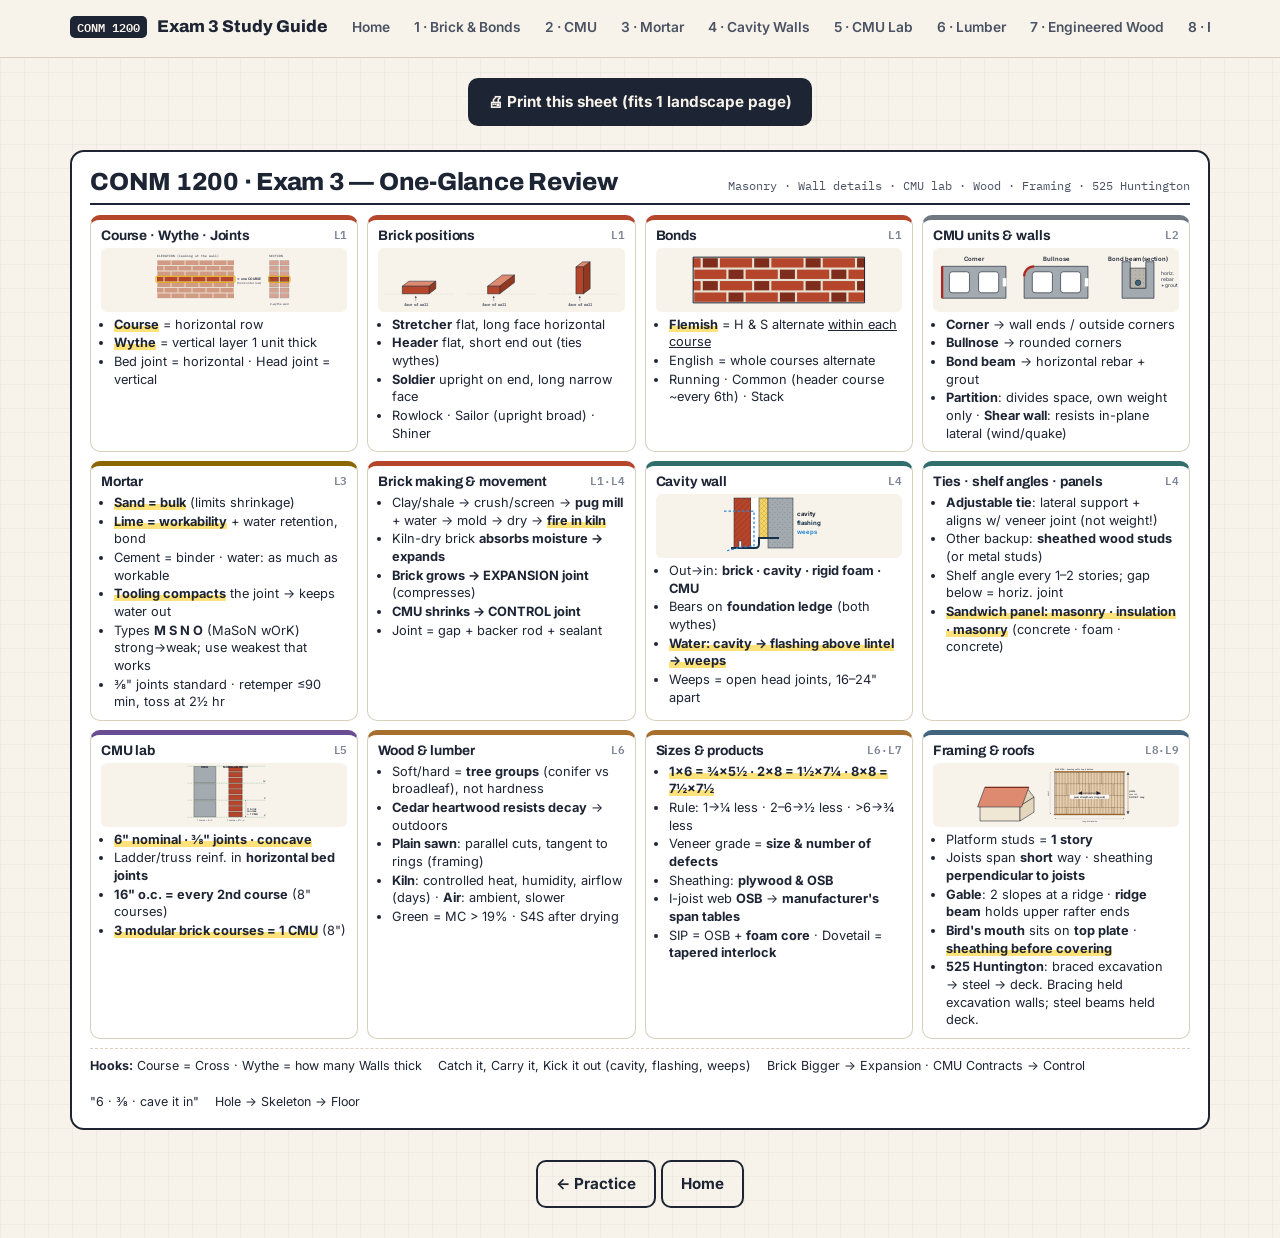
<file: review.html>
<!doctype html>
<html lang="en"><head><meta charset="utf-8"><meta name="viewport" content="width=device-width,initial-scale=1">
<title>Last-Minute Review Sheet — CONM 1200 Exam 3</title>
<link rel="stylesheet" href="css/style.css"><script src="js/diagrams.js"></script>
<style>
  .sheet{max-width:1180px;margin:24px auto 30px;background:#fff;border:2px solid var(--ink);border-radius:14px;padding:16px 18px}
  .sh-head{display:flex;justify-content:space-between;align-items:baseline;border-bottom:2px solid var(--ink);padding-bottom:6px;margin-bottom:10px;gap:10px;flex-wrap:wrap}
  .sh-head h1{font-size:1.55rem;margin:0}
  .sh-head span{font-family:var(--mono);font-size:.75rem;color:var(--ink-2)}
  .tiles{display:grid;grid-template-columns:repeat(4,1fr);gap:9px}
  .tile{border:1.5px solid var(--rule);border-radius:10px;padding:8px 10px;font-size:.8rem;line-height:1.38;border-top:5px solid var(--c,var(--brick));break-inside:avoid}
  .tile h3{font-size:.86rem;margin:0 0 4px;display:flex;justify-content:space-between;gap:6px}
  .tile h3 i{font-style:normal;font-family:var(--mono);font-size:.66rem;color:var(--ink-3);font-weight:600}
  .tile .m{height:64px;display:flex;align-items:center;justify-content:center;margin:2px 0 4px;background:var(--paper);border-radius:6px;overflow:hidden}
  .tile .m svg{height:60px;width:auto;max-width:100%}
  .tile ul{margin:0;padding-left:1.05em}.tile li{margin:1px 0}
  .tile b{color:var(--ink)}
  .k{background:linear-gradient(transparent 58%,#ffe27a 58%);font-weight:700}
  .sh-foot{margin-top:9px;font-size:.78rem;display:flex;gap:16px;flex-wrap:wrap;border-top:1.5px dashed var(--rule);padding-top:7px}
  .printbar{text-align:center;margin:20px 0 0}
  @media (max-width:980px){.tiles{grid-template-columns:repeat(2,1fr)}}
  @media (max-width:560px){.tiles{grid-template-columns:1fr}}
  @media print{
    @page{size:letter landscape;margin:.28in}
    html,body{background:#fff!important;font-size:12px}
    .topbar,.printbar,footer.foot{display:none!important}
    .wrap{padding:0;max-width:none}
    .sheet{margin:0;border:none;padding:0;max-width:none}
    .tiles{grid-template-columns:repeat(4,1fr);gap:6px}
    .tile{font-size:7.6pt;padding:5px 7px;line-height:1.3}
    .tile h3{font-size:8.2pt}
    .tile .m{height:60px}.tile .m svg{height:58px}
    .sh-head h1{font-size:14pt}
    .sh-foot{font-size:7.4pt}
    *{-webkit-print-color-adjust:exact;print-color-adjust:exact}
  }
</style></head>
<body>
<main class="wrap">
  <div class="printbar"><button class="btn" onclick="window.print()">🖨 Print this sheet (fits 1 landscape page)</button></div>
  <div class="sheet">
    <div class="sh-head"><h1>CONM 1200 · Exam 3 — One-Glance Review</h1><span>Masonry · Wall details · CMU lab · Wood · Framing · 525 Huntington</span></div>
    <div class="tiles">
      <div class="tile" style="--c:var(--brick)"><h3>Course · Wythe · Joints <i>L1</i></h3><div class="m" id="m1"></div>
        <ul><li><span class="k">Course</span> = horizontal row</li><li><span class="k">Wythe</span> = vertical layer 1 unit thick</li><li>Bed joint = horizontal · Head joint = vertical</li></ul></div>
      <div class="tile" style="--c:var(--brick)"><h3>Brick positions <i>L1</i></h3><div class="m" id="m2"></div>
        <ul><li><b>Stretcher</b> flat, long face horizontal</li><li><b>Header</b> flat, short end out (ties wythes)</li><li><b>Soldier</b> upright on end, long narrow face</li><li>Rowlock · Sailor (upright broad) · Shiner</li></ul></div>
      <div class="tile" style="--c:var(--brick)"><h3>Bonds <i>L1</i></h3><div class="m" id="m3"></div>
        <ul><li><span class="k">Flemish</span> = H &amp; S alternate <u>within each course</u></li><li>English = whole courses alternate</li><li>Running · Common (header course ~every 6th) · Stack</li></ul></div>
      <div class="tile" style="--c:var(--cmu-d)"><h3>CMU units &amp; walls <i>L2</i></h3><div class="m" id="m4"></div>
        <ul><li><b>Corner</b> → wall ends / outside corners</li><li><b>Bullnose</b> → rounded corners</li><li><b>Bond beam</b> → horizontal rebar + grout</li><li><b>Partition</b>: divides space, own weight only · <b>Shear wall</b>: resists in-plane lateral (wind/quake)</li></ul></div>
      <div class="tile" style="--c:#8a6500"><h3>Mortar <i>L3</i></h3>
        <ul><li><span class="k">Sand = bulk</span> (limits shrinkage)</li><li><span class="k">Lime = workability</span> + water retention, bond</li><li>Cement = binder · water: as much as workable</li><li><span class="k">Tooling compacts</span> the joint → keeps water out</li><li>Types <b>M S N O</b> (MaSoN wOrK) strong→weak; use weakest that works</li><li>⅜" joints standard · retemper ≤90 min, toss at 2½ hr</li></ul></div>
      <div class="tile" style="--c:var(--brick)"><h3>Brick making &amp; movement <i>L1·L4</i></h3>
        <ul><li>Clay/shale → crush/screen → <b>pug mill</b> + water → mold → dry → <span class="k">fire in kiln</span></li><li>Kiln-dry brick <b>absorbs moisture → expands</b></li><li><b>Brick grows → EXPANSION joint</b> (compresses)</li><li><b>CMU shrinks → CONTROL joint</b></li><li>Joint = gap + backer rod + sealant</li></ul></div>
      <div class="tile" style="--c:var(--wall)"><h3>Cavity wall <i>L4</i></h3><div class="m" id="m7"></div>
        <ul><li>Out→in: <b>brick · cavity · rigid foam · CMU</b></li><li>Bears on <b>foundation ledge</b> (both wythes)</li><li><span class="k">Water: cavity → flashing above lintel → weeps</span></li><li>Weeps = open head joints, 16–24" apart</li></ul></div>
      <div class="tile" style="--c:var(--wall)"><h3>Ties · shelf angles · panels <i>L4</i></h3>
        <ul><li><b>Adjustable tie</b>: lateral support + aligns w/ veneer joint (not weight!)</li><li>Other backup: <b>sheathed wood studs</b> (or metal studs)</li><li>Shelf angle every 1–2 stories; gap below = horiz. joint</li><li><span class="k">Sandwich panel: masonry · insulation · masonry</span> (concrete · foam · concrete)</li></ul></div>
      <div class="tile" style="--c:var(--lab)"><h3>CMU lab <i>L5</i></h3><div class="m" id="m9"></div>
        <ul><li><span class="k">6" nominal · ⅜" joints · concave</span></li><li>Ladder/truss reinf. in <b>horizontal bed joints</b></li><li><b>16" o.c. = every 2nd course</b> (8" courses)</li><li><span class="k">3 modular brick courses = 1 CMU</span> (8")</li></ul></div>
      <div class="tile" style="--c:var(--woodc)"><h3>Wood &amp; lumber <i>L6</i></h3>
        <ul><li>Soft/hard = <b>tree groups</b> (conifer vs broadleaf), not hardness</li><li><b>Cedar heartwood resists decay</b> → outdoors</li><li><b>Plain sawn</b>: parallel cuts, tangent to rings (framing)</li><li><b>Kiln</b>: controlled heat, humidity, airflow (days) · <b>Air</b>: ambient, slower</li><li>Green = MC &gt; 19% · S4S after drying</li></ul></div>
      <div class="tile" style="--c:var(--woodc)"><h3>Sizes &amp; products <i>L6·L7</i></h3>
        <ul><li><span class="k">1×6 = ¾×5½ · 2×8 = 1½×7¼ · 8×8 = 7½×7½</span></li><li>Rule: 1→¼ less · 2–6→½ less · &gt;6→¾ less</li><li>Veneer grade = <b>size &amp; number of defects</b></li><li>Sheathing: <b>plywood &amp; OSB</b></li><li>I-joist web <b>OSB</b> → <b>manufacturer's span tables</b></li><li>SIP = OSB + <b>foam core</b> · Dovetail = <b>tapered interlock</b></li></ul></div>
      <div class="tile" style="--c:var(--frame)"><h3>Framing &amp; roofs <i>L8·L9</i></h3><div class="m" id="m12"></div>
        <ul><li>Platform studs = <b>1 story</b></li><li>Joists span <b>short</b> way · sheathing <b>perpendicular to joists</b></li><li><b>Gable</b>: 2 slopes at a ridge · <b>ridge beam</b> holds upper rafter ends</li><li><b>Bird's mouth</b> sits on <b>top plate</b> · <span class="k">sheathing before covering</span></li><li><b>525 Huntington</b>: braced excavation → steel → deck. Bracing held excavation walls; steel beams held deck.</li></ul></div>
    </div>
    <div class="sh-foot"><span><b>Hooks:</b> Course = Cross · Wythe = how many Walls thick</span><span>Catch it, Carry it, Kick it out (cavity, flashing, weeps)</span><span>Brick Bigger → Expansion · CMU Contracts → Control</span><span>"6 · ⅜ · cave it in"</span><span>Hole → Skeleton → Floor</span></div>
  </div>
  <div class="printbar" style="margin-bottom:30px"><a class="btn ghost" href="practice.html">← Practice</a> <a class="btn ghost" href="index.html">Home</a></div>
</main>
<script>
document.addEventListener('DOMContentLoaded',()=>{
  const S=(id,html)=>document.getElementById(id).innerHTML=html;
  S('m1', DIA.courseWythe('course'));
  S('m2', ['stretcher','header','soldier'].map(p=>DIA.brickPos(p)).join(''));
  S('m3', DIA.bond('flemish',{w:260,rows:4}));
  S('m4', DIA.cmuUnit('corner')+DIA.cmuUnit('bullnose')+DIA.cmuUnit('bondbeam'));
  S('m7', `<svg viewBox="0 0 220 120"><rect x="20" y="4" width="34" height="100" fill="url(#p-brick)" stroke="#1d2433"/><rect x="54" y="4" width="16" height="100" fill="#fff"/><rect x="70" y="4" width="18" height="80" fill="url(#p-insul)" stroke="#1d2433"/><rect x="88" y="4" width="50" height="100" fill="url(#p-cmu)" stroke="#1d2433"/><path d="M14 104 H62 Q70 104 70 96 V84 H110" stroke="#16324b" stroke-width="4" fill="none"/><rect x="30" y="90" width="5" height="13" fill="#fff" stroke="#16324b"/><path d="M0 30 H60 V100 L36 102 L4 110" stroke="#2a8bd6" stroke-width="2.5" fill="none" stroke-dasharray="5 4"/><text x="146" y="40" font-size="12" font-weight="700" fill="#1d2433">cavity</text><text x="146" y="58" font-size="12" font-weight="700" fill="#16324b">flashing</text><text x="146" y="76" font-size="12" font-weight="700" fill="#2a8bd6">weeps</text></svg>`);
  S('m9', DIA.cmuBrick());
  S('m12', DIA.roof('gable',true)+DIA.floorPlan('both'));
});
</script>
<script src="js/app.js"></script>
</body></html>
</file>
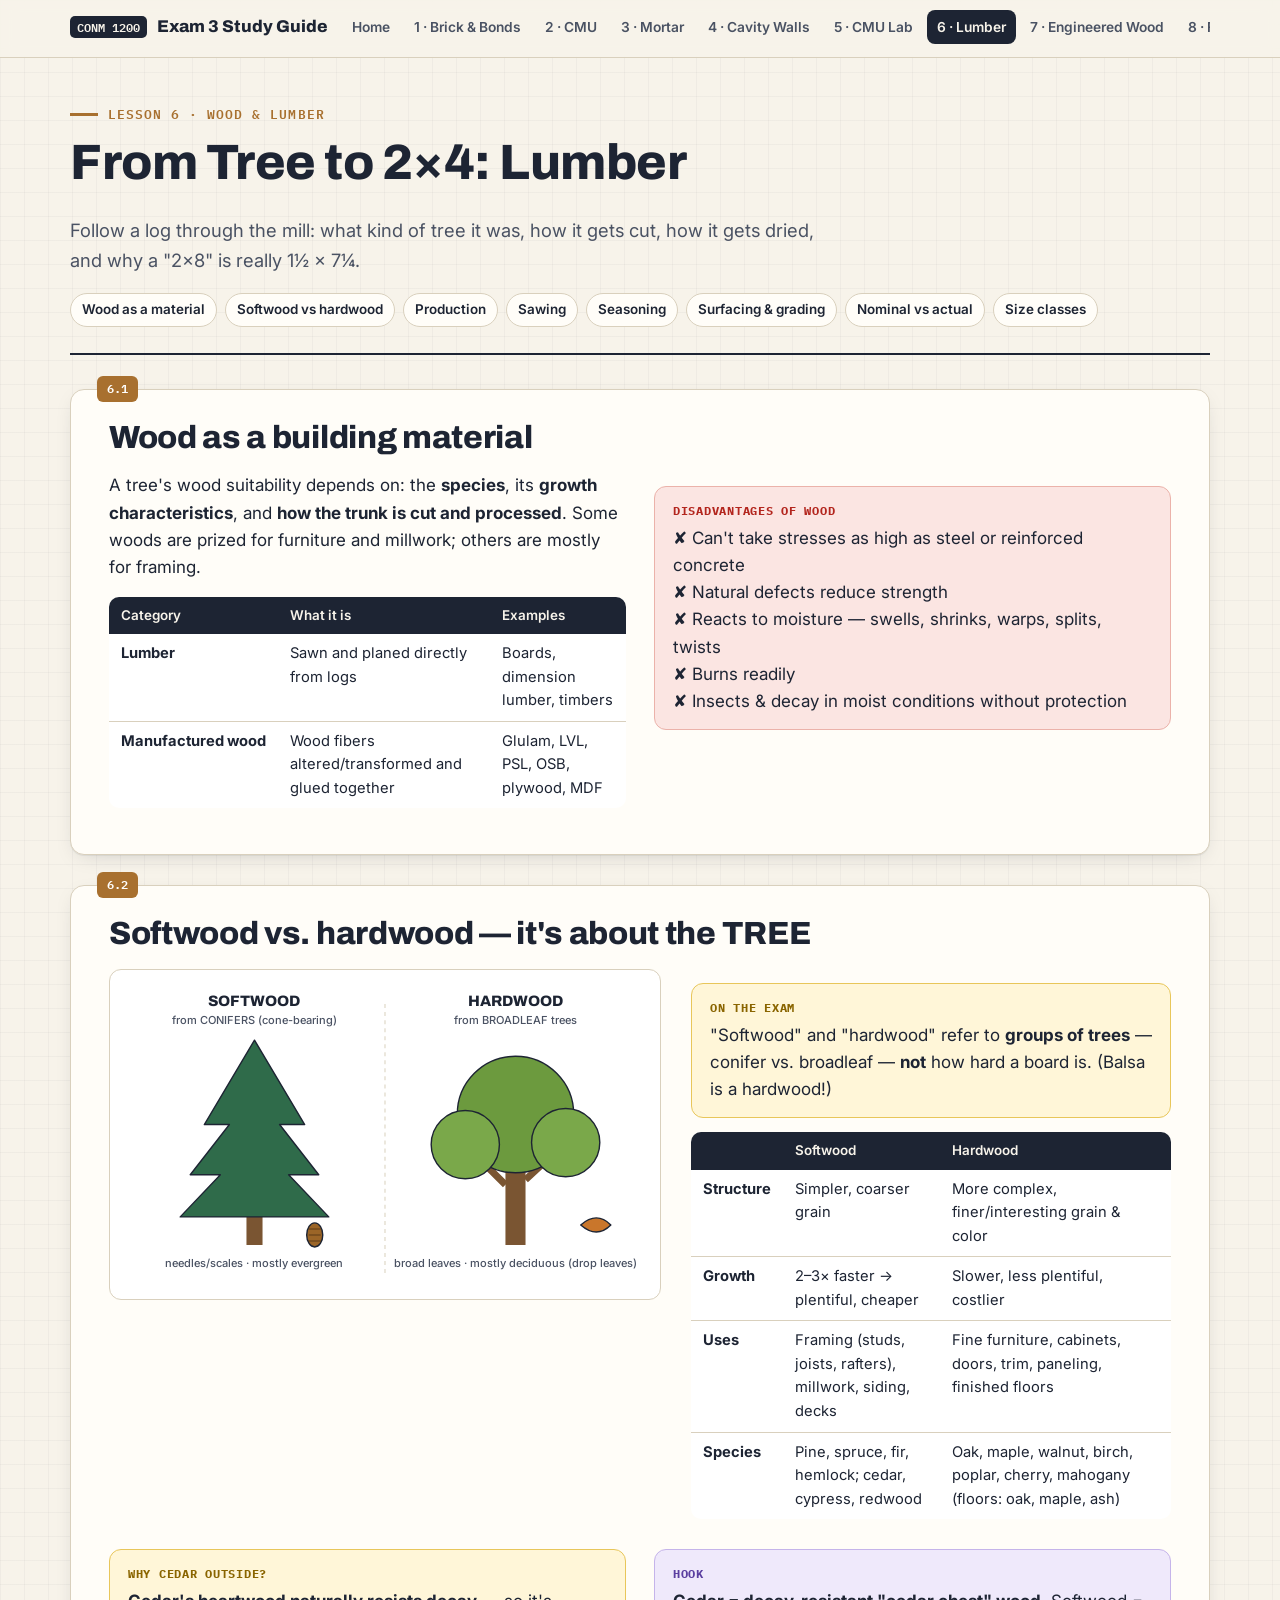
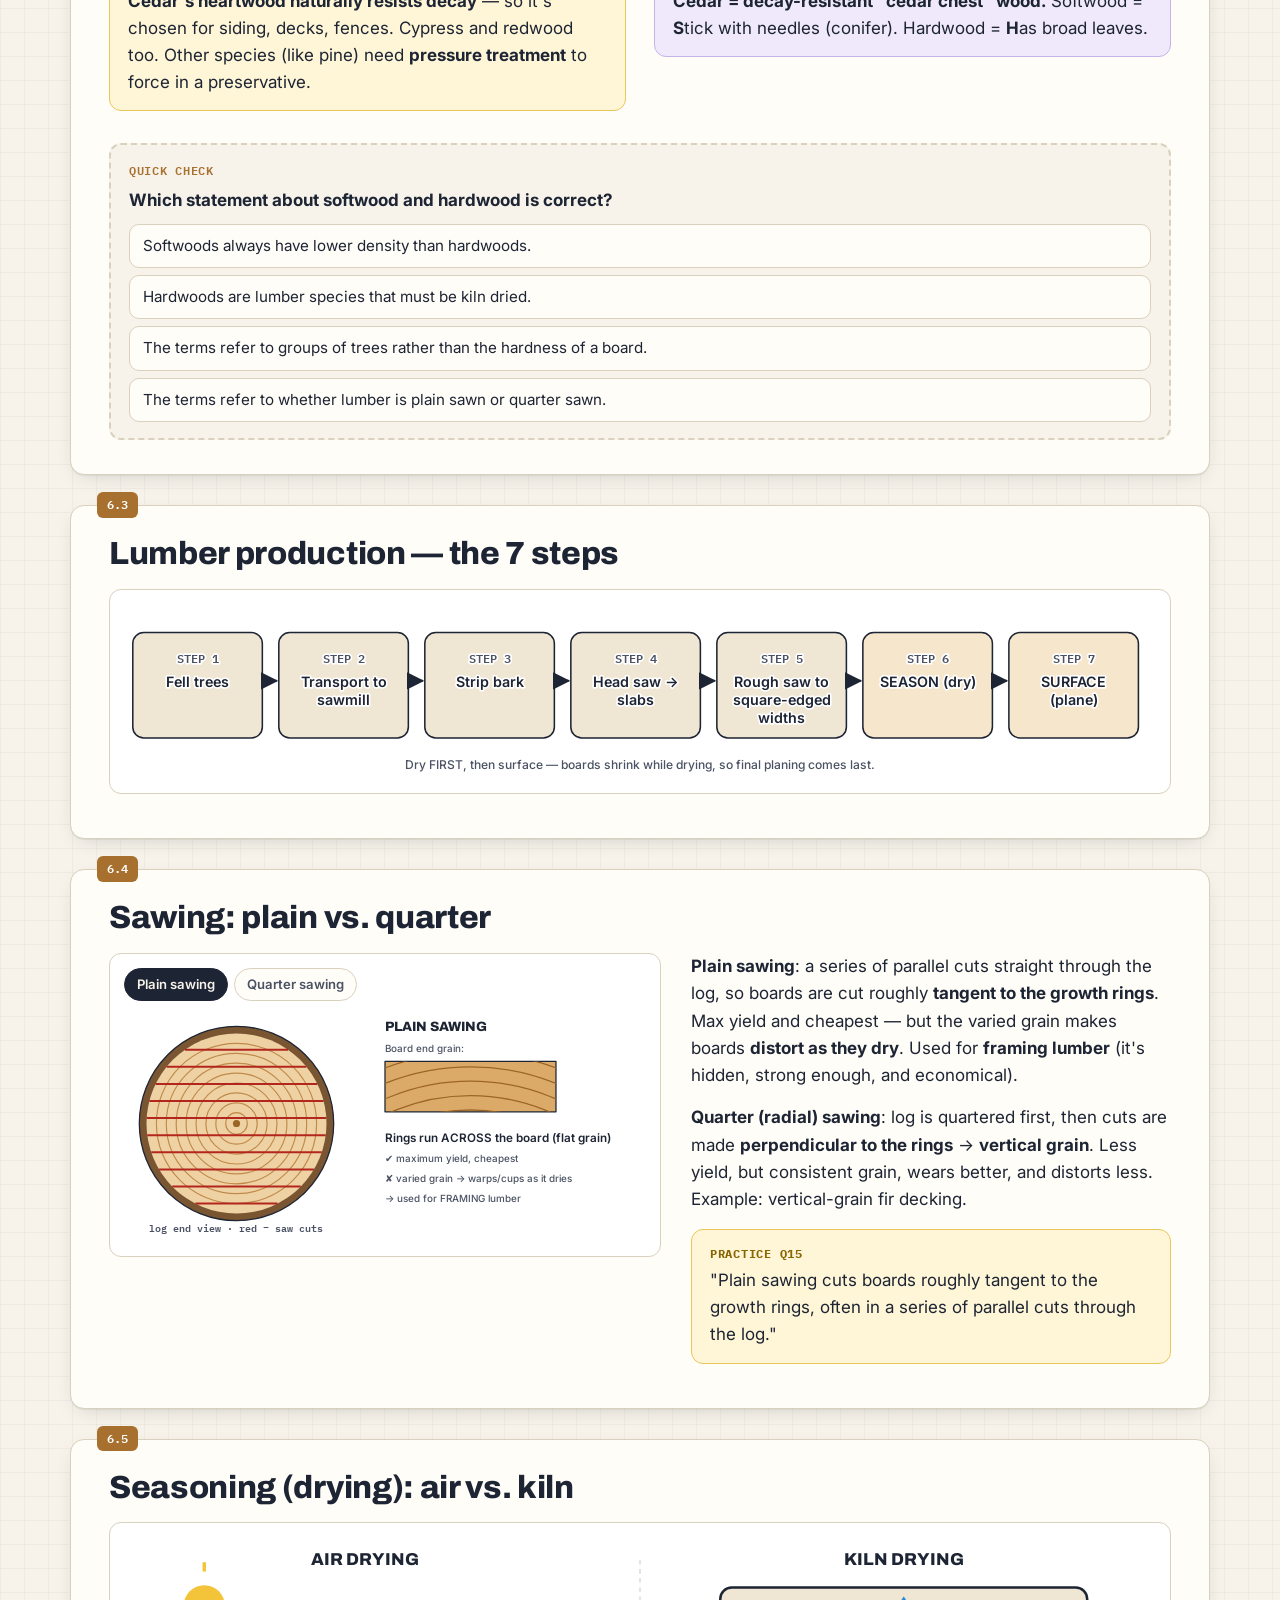
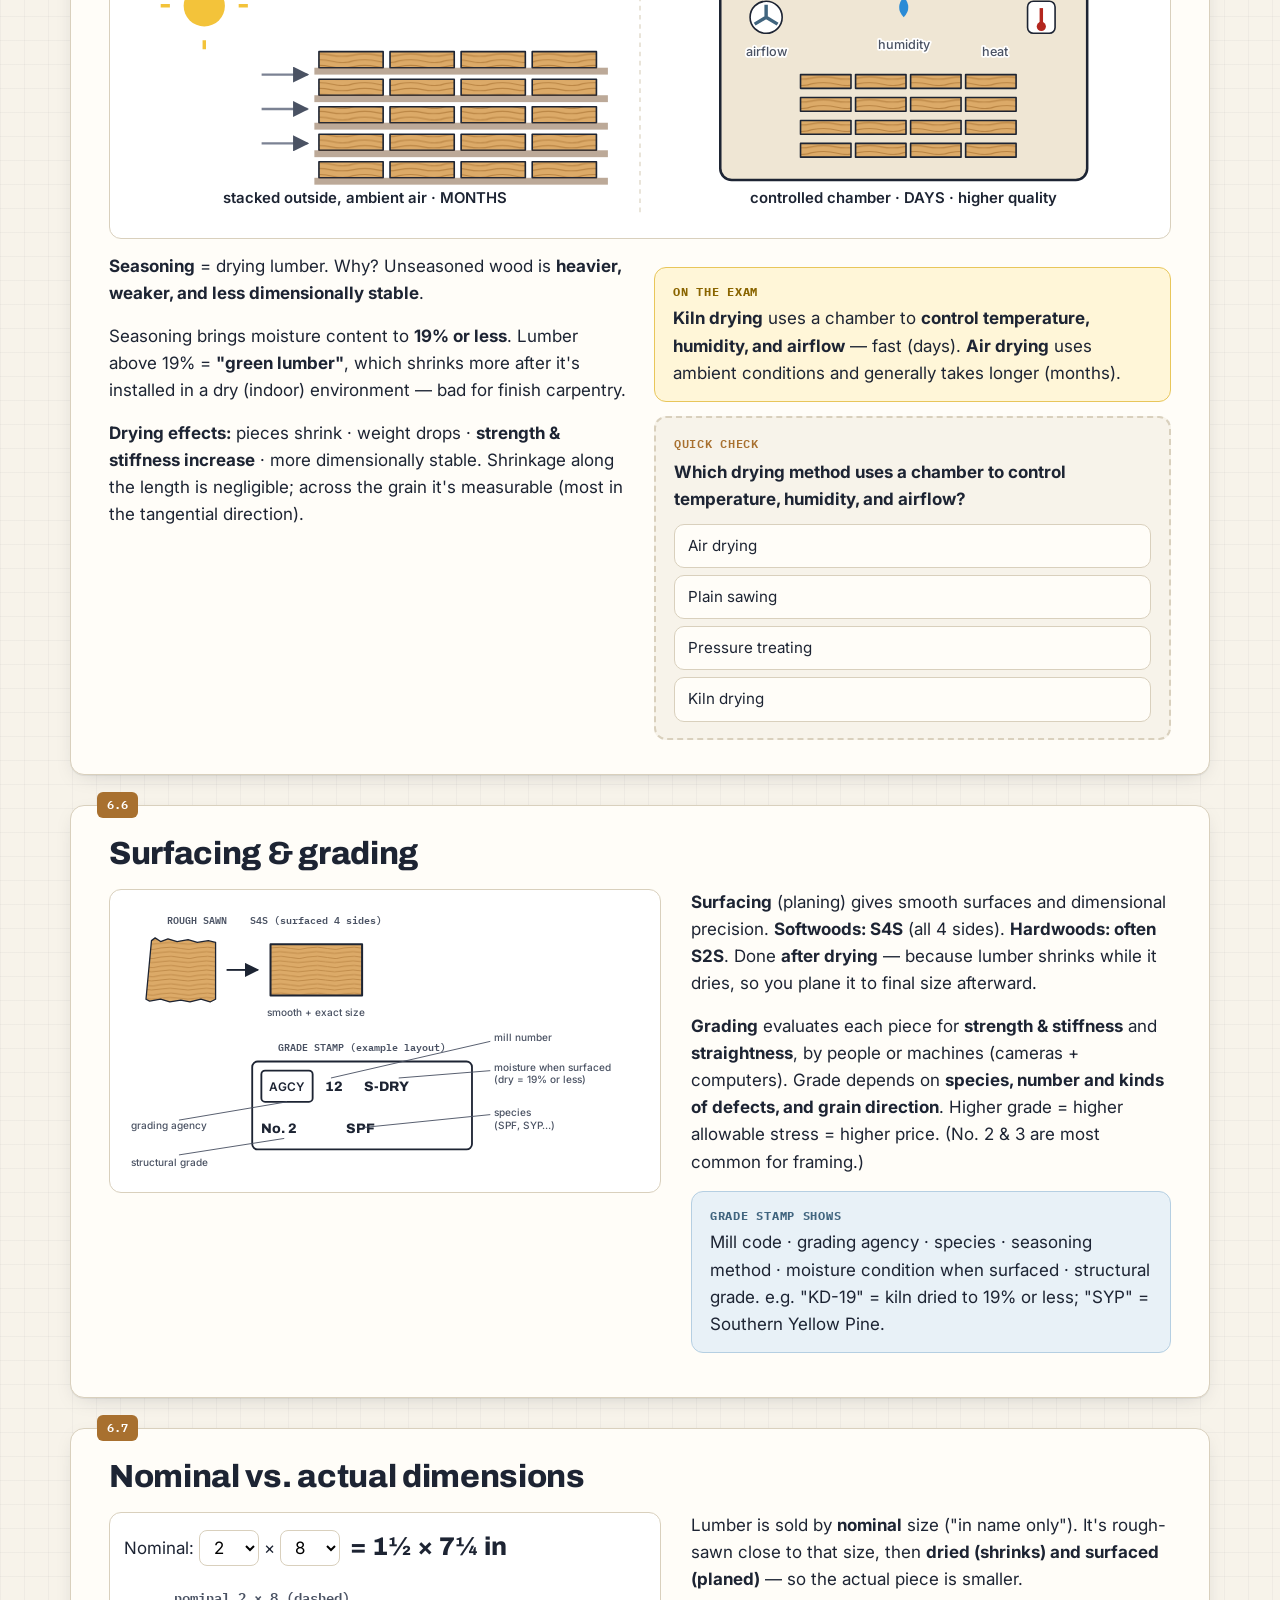
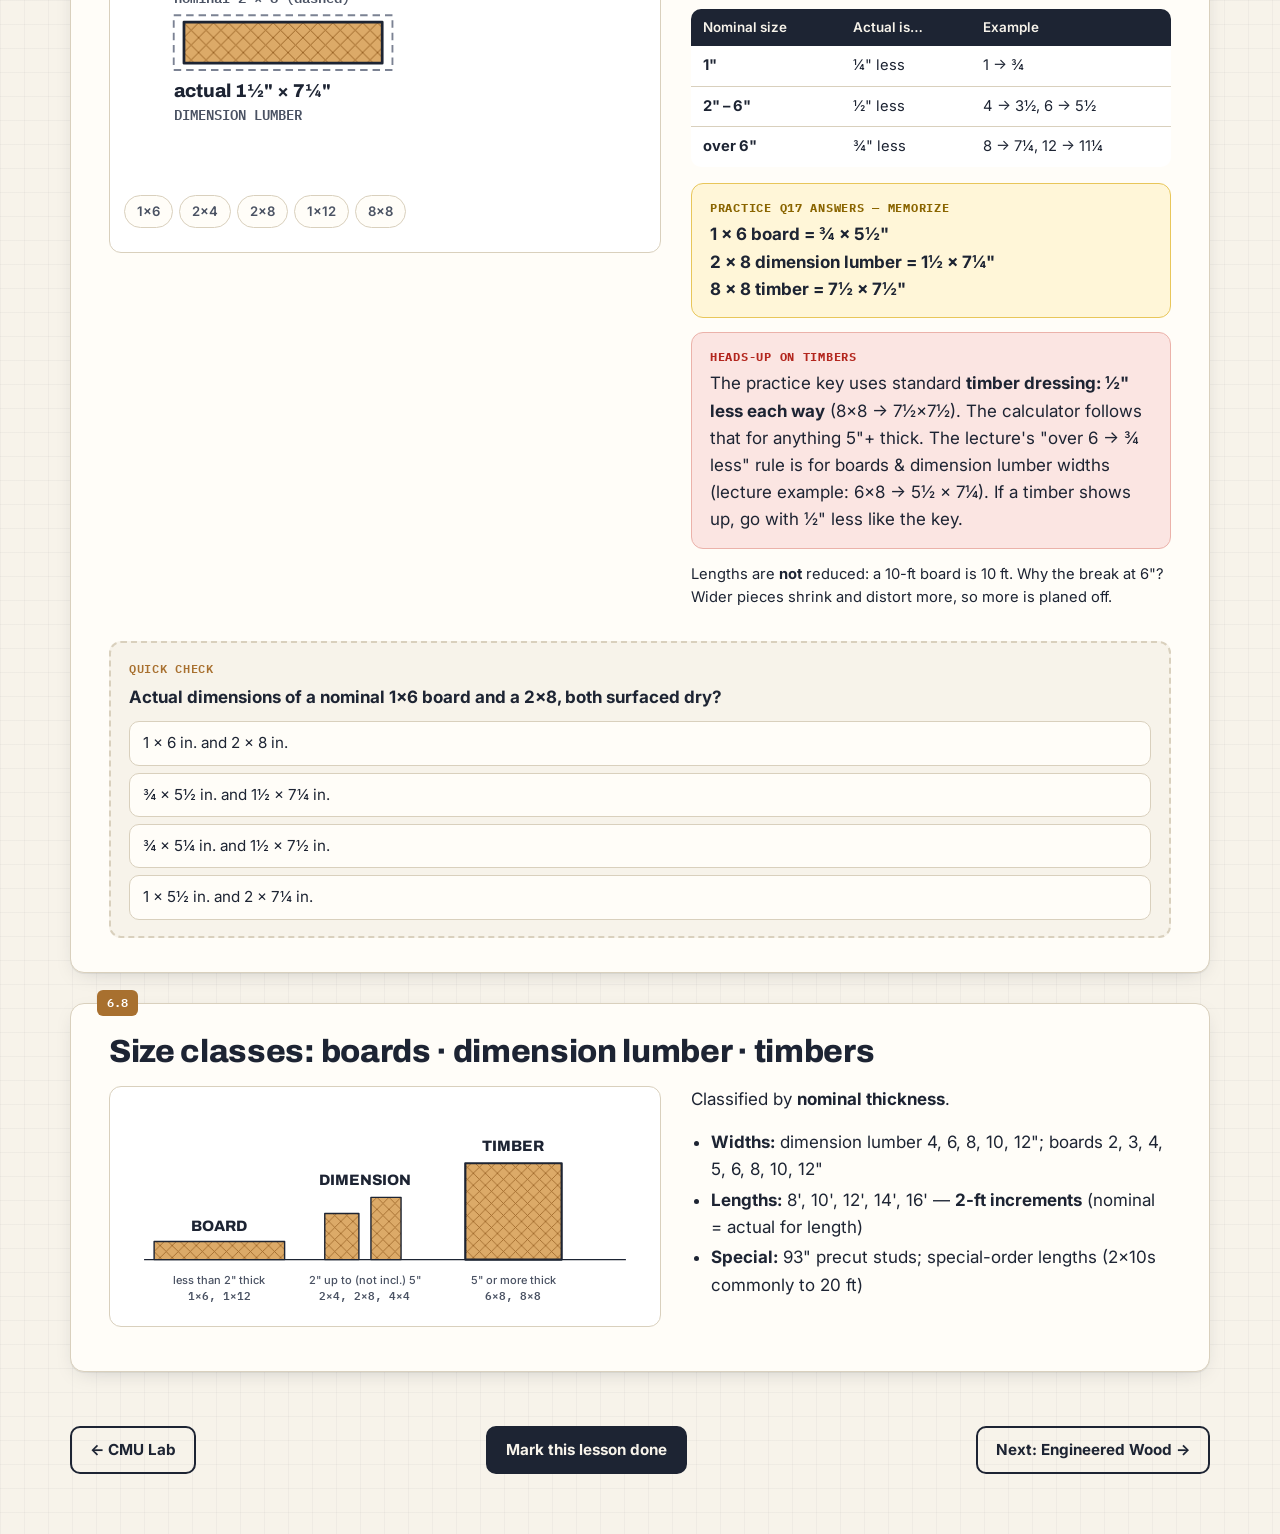
<file: wood.html>
<!doctype html>
<html lang="en"><head><meta charset="utf-8"><meta name="viewport" content="width=device-width,initial-scale=1">
<title>6 · Lumber — CONM 1200 Exam 3</title>
<link rel="stylesheet" href="css/style.css"><script src="js/diagrams.js"></script></head>
<body style="--accent:var(--woodc)">
<main class="wrap">
  <div class="lesson-hero">
    <div class="kicker">Lesson 6 · Wood &amp; lumber</div>
    <h1>From Tree to 2×4: Lumber</h1>
    <p class="lede">Follow a log through the mill: what kind of tree it was, how it gets cut, how it gets dried, and why a "2×8" is really 1½ × 7¼.</p>
    <div class="toc"><a href="#s1">Wood as a material</a><a href="#s2">Softwood vs hardwood</a><a href="#s3">Production</a><a href="#s4">Sawing</a><a href="#s5">Seasoning</a><a href="#s6">Surfacing &amp; grading</a><a href="#s7">Nominal vs actual</a><a href="#s8">Size classes</a></div>
  </div>

  <section class="topic" id="s1"><span class="num">6.1</span>
    <h2>Wood as a building material</h2>
    <div class="grid2">
      <div>
        <p>A tree's wood suitability depends on: the <b>species</b>, its <b>growth characteristics</b>, and <b>how the trunk is cut and processed</b>. Some woods are prized for furniture and millwork; others are mostly for framing.</p>
        <table class="t"><tr><th>Category</th><th>What it is</th><th>Examples</th></tr>
          <tr><td class="k">Lumber</td><td>Sawn and planed directly from logs</td><td>Boards, dimension lumber, timbers</td></tr>
          <tr><td class="k">Manufactured wood</td><td>Wood fibers altered/transformed and glued together</td><td>Glulam, LVL, PSL, OSB, plywood, MDF</td></tr></table>
      </div>
      <div class="callout trap"><b>Disadvantages of wood</b>
        <p>✘ Can't take stresses as high as steel or reinforced concrete<br>✘ Natural defects reduce strength<br>✘ Reacts to moisture — swells, shrinks, warps, splits, twists<br>✘ Burns readily<br>✘ Insects &amp; decay in moist conditions without protection</p></div>
    </div>
  </section>

  <section class="topic" id="s2"><span class="num">6.2</span>
    <h2>Softwood vs. hardwood — it's about the TREE</h2>
    <div class="grid-dia">
      <figure class="dia">
        <svg viewBox="0 0 520 300" role="img" aria-label="Conifer vs broadleaf tree">
          <text x="130" y="22" class="lbl-b" text-anchor="middle">SOFTWOOD</text>
          <text x="130" y="40" class="lbl-s" text-anchor="middle">from CONIFERS (cone-bearing)</text>
          <rect x="122" y="220" width="16" height="40" fill="#7a5532"/>
          <polygon points="130,56 80,140 105,140 66,190 96,190 56,232 204,232 164,190 194,190 155,140 180,140" fill="#2f6b4a" class="o"/>
          <ellipse cx="190" cy="250" rx="8" ry="12" fill="#9b6527" class="o"/><path d="M184 244 h12 M184 250 h12 M184 256 h12" stroke="#5c3a17"/>
          <text x="130" y="282" class="lbl-s" text-anchor="middle">needles/scales · mostly evergreen</text>
          <line x1="260" y1="20" x2="260" y2="290" stroke="#d9d0bd" stroke-dasharray="4 4"/>
          <text x="390" y="22" class="lbl-b" text-anchor="middle">HARDWOOD</text>
          <text x="390" y="40" class="lbl-s" text-anchor="middle">from BROADLEAF trees</text>
          <rect x="380" y="180" width="20" height="80" fill="#7a5532"/>
          <path d="M380 200 l-30 -30 M400 195 l28 -26" stroke="#7a5532" stroke-width="7"/>
          <circle cx="390" cy="130" r="58" fill="#6c9a3e" class="o"/><circle cx="340" cy="160" r="34" fill="#7aa84a" class="o"/><circle cx="440" cy="158" r="34" fill="#7aa84a" class="o"/>
          <path d="M455 240 q16 -14 30 0 q-14 14 -30 0z" fill="#c9762b" class="o"/>
          <text x="390" y="282" class="lbl-s" text-anchor="middle">broad leaves · mostly deciduous (drop leaves)</text>
        </svg>
      </figure>
      <div>
        <div class="callout exam"><b>On the exam</b><p>"Softwood" and "hardwood" refer to <b>groups of trees</b> — conifer vs. broadleaf — <b>not</b> how hard a board is. (Balsa is a hardwood!)</p></div>
        <table class="t"><tr><th></th><th>Softwood</th><th>Hardwood</th></tr>
          <tr><td class="k">Structure</td><td>Simpler, coarser grain</td><td>More complex, finer/interesting grain &amp; color</td></tr>
          <tr><td class="k">Growth</td><td>2–3× faster → plentiful, cheaper</td><td>Slower, less plentiful, costlier</td></tr>
          <tr><td class="k">Uses</td><td>Framing (studs, joists, rafters), millwork, siding, decks</td><td>Fine furniture, cabinets, doors, trim, paneling, finished floors</td></tr>
          <tr><td class="k">Species</td><td>Pine, spruce, fir, hemlock; cedar, cypress, redwood</td><td>Oak, maple, walnut, birch, poplar, cherry, mahogany (floors: oak, maple, ash)</td></tr></table>
      </div>
    </div>
    <div class="grid2">
      <div class="callout exam"><b>Why cedar outside?</b><p><b>Cedar's heartwood naturally resists decay</b> — so it's chosen for siding, decks, fences. Cypress and redwood too. Other species (like pine) need <b>pressure treatment</b> to force in a preservative.</p></div>
      <div class="callout hook"><b>Hook</b><p><b>Cedar = decay-resistant "cedar chest" wood.</b> Softwood = <b>S</b>tick with needles (conifer). Hardwood = <b>H</b>as broad leaves.</p></div>
    </div>
    <div class="qc" data-a="2"><div class="qh">Quick check</div><div class="qq">Which statement about softwood and hardwood is correct?</div>
      <div class="opts"><button class="opt">Softwoods always have lower density than hardwoods.</button><button class="opt">Hardwoods are lumber species that must be kiln dried.</button><button class="opt">The terms refer to groups of trees rather than the hardness of a board.</button><button class="opt">The terms refer to whether lumber is plain sawn or quarter sawn.</button></div>
      <div class="why">Conifer vs. broadleaf — a botanical grouping.</div></div>
  </section>

  <section class="topic" id="s3"><span class="num">6.3</span>
    <h2>Lumber production — the 7 steps</h2>
    <figure class="dia">
      <svg viewBox="0 0 940 160" role="img" aria-label="Lumber production steps">
        <g id="prodSteps"></g>
      </svg>
    </figure>
  </section>

  <section class="topic" id="s4"><span class="num">6.4</span>
    <h2>Sawing: plain vs. quarter</h2>
    <div class="grid-dia">
      <figure class="dia">
        <div class="dia-controls" data-chips="sawSet"><button class="chip on" data-v="plain">Plain sawing</button><button class="chip" data-v="quarter">Quarter sawing</button></div>
        <div id="sawBox"></div>
      </figure>
      <div>
        <p><b>Plain sawing</b>: a series of parallel cuts straight through the log, so boards are cut roughly <b>tangent to the growth rings</b>. Max yield and cheapest — but the varied grain makes boards <b>distort as they dry</b>. Used for <b>framing lumber</b> (it's hidden, strong enough, and economical).</p>
        <p><b>Quarter (radial) sawing</b>: log is quartered first, then cuts are made <b>perpendicular to the rings</b> → <b>vertical grain</b>. Less yield, but consistent grain, wears better, and distorts less. Example: vertical-grain fir decking.</p>
        <div class="callout exam"><b>Practice Q15</b><p>"Plain sawing cuts boards roughly tangent to the growth rings, often in a series of parallel cuts through the log."</p></div>
      </div>
    </div>
  </section>

  <section class="topic" id="s5"><span class="num">6.5</span>
    <h2>Seasoning (drying): air vs. kiln</h2>
    <figure class="dia">
      <svg viewBox="0 0 900 250" role="img" aria-label="Air drying versus kiln drying">
        <text x="210" y="24" class="lbl-b" text-anchor="middle">AIR DRYING</text>
        <circle cx="70" cy="60" r="18" fill="#f3c33a"/><g stroke="#f3c33a" stroke-width="3"><path d="M70 30v-8M70 98v-8M40 60h-8M108 60h-8"/></g>
        <g id="airStack"></g>
        <path d="M120 120 h40" stroke="#7b8293" stroke-width="2" marker-end="url(#m-arrow)"/><path d="M120 150 h40" stroke="#7b8293" stroke-width="2" marker-end="url(#m-arrow)"/><path d="M120 180 h40" stroke="#7b8293" stroke-width="2" marker-end="url(#m-arrow)"/>
        <text x="210" y="232" class="lbl" text-anchor="middle">stacked outside, ambient air · MONTHS</text>
        <line x1="450" y1="20" x2="450" y2="240" stroke="#d9d0bd" stroke-dasharray="4 4"/>
        <text x="680" y="24" class="lbl-b" text-anchor="middle">KILN DRYING</text>
        <rect x="520" y="44" width="320" height="168" rx="10" fill="#efe6d4" class="o2"/>
        <g id="kilnStack"></g>
        <g transform="translate(800,70)"><rect x="-12" y="-14" width="24" height="28" rx="5" fill="#fff" class="o"/><path d="M0 -8 v14" stroke="#b3261e" stroke-width="3"/><circle cy="8" r="4" fill="#b3261e"/></g>
        <text x="760" y="104" class="lbl-s" text-anchor="middle">heat</text>
        <g transform="translate(560,70)"><circle r="14" fill="#fff" class="o"/><path d="M0 0 L0 -11 M0 0 L10 6 M0 0 L-10 6" stroke="#41657f" stroke-width="3"/></g>
        <text x="560" y="104" class="lbl-s" text-anchor="middle">airflow</text>
        <g transform="translate(680,64)"><path d="M0 -12 q8 10 0 18 q-8 -8 0 -18z" fill="#2a8bd6"/></g>
        <text x="680" y="98" class="lbl-s" text-anchor="middle">humidity</text>
        <text x="680" y="232" class="lbl" text-anchor="middle">controlled chamber · DAYS · higher quality</text>
      </svg>
    </figure>
    <div class="grid2">
      <div>
        <p><b>Seasoning</b> = drying lumber. Why? Unseasoned wood is <b>heavier, weaker, and less dimensionally stable</b>.</p>
        <p>Seasoning brings moisture content to <b>19% or less</b>. Lumber above 19% = <b>"green lumber"</b>, which shrinks more after it's installed in a dry (indoor) environment — bad for finish carpentry.</p>
        <p><b>Drying effects:</b> pieces shrink · weight drops · <b>strength &amp; stiffness increase</b> · more dimensionally stable. Shrinkage along the length is negligible; across the grain it's measurable (most in the tangential direction).</p>
      </div>
      <div>
        <div class="callout exam"><b>On the exam</b><p><b>Kiln drying</b> uses a chamber to <b>control temperature, humidity, and airflow</b> — fast (days). <b>Air drying</b> uses ambient conditions and generally takes longer (months).</p></div>
        <div class="qc" data-a="3" style="margin-top:0"><div class="qh">Quick check</div><div class="qq">Which drying method uses a chamber to control temperature, humidity, and airflow?</div>
          <div class="opts"><button class="opt">Air drying</button><button class="opt">Plain sawing</button><button class="opt">Pressure treating</button><button class="opt">Kiln drying</button></div>
          <div class="why">Kiln = controlled chamber.</div></div>
      </div>
    </div>
  </section>

  <section class="topic" id="s6"><span class="num">6.6</span>
    <h2>Surfacing &amp; grading</h2>
    <div class="grid-dia">
      <figure class="dia">
        <svg viewBox="0 0 570 300" role="img" aria-label="Rough vs S4S and a grade stamp">
          <text x="80" y="22" class="lbl-m" text-anchor="middle">ROUGH SAWN</text>
          <path d="M30 40 l4 -3 l6 4 l8 -3 l10 3 l12 -2 l10 3 l12 -2 l8 2 v62 l-6 3 l-10 -3 l-12 3 l-10 -2 l-12 2 l-10 -3 l-12 2 l-4 -2z" fill="url(#p-grain)" class="o"/>
          <path d="M112 72 h34" stroke="#1d2433" stroke-width="2" marker-end="url(#m-arrow-ink)"/>
          <text x="210" y="22" class="lbl-m" text-anchor="middle">S4S (surfaced 4 sides)</text>
          <rect x="160" y="44" width="100" height="56" fill="url(#p-grain)" class="o2"/>
          <text x="210" y="122" class="lbl-s" text-anchor="middle">smooth + exact size</text>
          <!-- grade stamp -->
          <text x="260" y="160" class="lbl-m" text-anchor="middle">GRADE STAMP (example layout)</text>
          <rect x="140" y="172" width="240" height="96" rx="6" fill="#fff" stroke="#1d2433" stroke-width="2"/>
          <rect x="150" y="182" width="56" height="34" rx="4" fill="none" stroke="#1d2433" stroke-width="2"/><text x="178" y="204" class="lbl" text-anchor="middle">AGCY</text>
          <text x="220" y="204" class="lbl-b">12</text>
          <text x="262" y="204" class="lbl-b">S-DRY</text>
          <text x="150" y="250" class="lbl-b">No. 2</text>
          <text x="242" y="250" class="lbl-b">SPF</text>
          <g class="lbl-s">
            <path d="M178 216 L60 236" class="lead"/><text x="8" y="246" class="lbl-s">grading agency</text>
            <path d="M228 186 L250 150" class="lead" stroke-opacity="0"/>
            <path d="M226 190 L400 150" class="lead"/><text x="404" y="150" class="lbl-s">mill number</text>
            <path d="M300 190 L400 182" class="lead"/><text x="404" y="182" class="lbl-s">moisture when surfaced</text><text x="404" y="196" class="lbl-s">(dry = 19% or less)</text>
            <path d="M175 256 L60 274" class="lead"/><text x="8" y="286" class="lbl-s">structural grade</text>
            <path d="M262 244 L400 230" class="lead"/><text x="404" y="232" class="lbl-s">species</text><text x="404" y="246" class="lbl-s">(SPF, SYP…)</text>
          </g>
        </svg>
      </figure>
      <div>
        <p><b>Surfacing</b> (planing) gives smooth surfaces and dimensional precision. <b>Softwoods: S4S</b> (all 4 sides). <b>Hardwoods: often S2S</b>. Done <b>after drying</b> — because lumber shrinks while it dries, so you plane it to final size afterward.</p>
        <p><b>Grading</b> evaluates each piece for <b>strength &amp; stiffness</b> and <b>straightness</b>, by people or machines (cameras + computers). Grade depends on <b>species, number and kinds of defects, and grain direction</b>. Higher grade = higher allowable stress = higher price. (No. 2 &amp; 3 are most common for framing.)</p>
        <div class="callout note"><b>Grade stamp shows</b><p>Mill code · grading agency · species · seasoning method · moisture condition when surfaced · structural grade. e.g. "KD-19" = kiln dried to 19% or less; "SYP" = Southern Yellow Pine.</p></div>
      </div>
    </div>
  </section>

  <section class="topic" id="s7"><span class="num">6.7</span>
    <h2>Nominal vs. actual dimensions</h2>
    <div class="grid-dia">
      <figure class="dia">
        <div class="calc">
          <label>Nominal: <select id="nT"></select> × <select id="nW"></select></label>
          <span class="calc-out" id="nOut"></span>
        </div>
        <div id="nBox"></div>
        <div class="dia-controls" style="margin-top:6px">
          <button class="chip" data-q="1,6">1×6</button><button class="chip" data-q="2,4">2×4</button><button class="chip" data-q="2,8">2×8</button><button class="chip" data-q="1,12">1×12</button><button class="chip" data-q="8,8">8×8</button>
        </div>
      </figure>
      <div>
        <p>Lumber is sold by <b>nominal</b> size ("in name only"). It's rough-sawn close to that size, then <b>dried (shrinks) and surfaced (planed)</b> — so the actual piece is smaller.</p>
        <table class="t"><tr><th>Nominal size</th><th>Actual is…</th><th>Example</th></tr>
          <tr><td class="k">1"</td><td>¼" less</td><td>1 → ¾</td></tr>
          <tr><td class="k">2" – 6"</td><td>½" less</td><td>4 → 3½, 6 → 5½</td></tr>
          <tr><td class="k">over 6"</td><td>¾" less</td><td>8 → 7¼, 12 → 11¼</td></tr></table>
        <div class="callout exam"><b>Practice Q17 answers — memorize</b><p><b>1 × 6 board = ¾ × 5½"</b><br><b>2 × 8 dimension lumber = 1½ × 7¼"</b><br><b>8 × 8 timber = 7½ × 7½"</b></p></div>
        <div class="callout trap"><b>Heads-up on timbers</b><p>The practice key uses standard <b>timber dressing: ½" less each way</b> (8×8 → 7½×7½). The calculator follows that for anything 5"+ thick. The lecture's "over 6 → ¾ less" rule is for boards &amp; dimension lumber widths (lecture example: 6×8 → 5½ × 7¼). If a timber shows up, go with ½" less like the key.</p></div>
        <p style="font-size:.92rem">Lengths are <b>not</b> reduced: a 10-ft board is 10 ft. Why the break at 6"? Wider pieces shrink and distort more, so more is planed off.</p>
      </div>
    </div>
    <div class="qc" data-a="1"><div class="qh">Quick check</div><div class="qq">Actual dimensions of a nominal 1×6 board and a 2×8, both surfaced dry?</div>
      <div class="opts"><button class="opt">1 × 6 in. and 2 × 8 in.</button><button class="opt">¾ × 5½ in. and 1½ × 7¼ in.</button><button class="opt">¾ × 5¼ in. and 1½ × 7½ in.</button><button class="opt">1 × 5½ in. and 2 × 7¼ in.</button></div>
      <div class="why">1 → ¾ ; 6 → 5½ ; 2 → 1½ ; 8 → 7¼.</div></div>
  </section>

  <section class="topic" id="s8"><span class="num">6.8</span>
    <h2>Size classes: boards · dimension lumber · timbers</h2>
    <div class="grid-dia">
      <figure class="dia">
        <svg viewBox="0 0 520 210" role="img" aria-label="Lumber size classes by thickness">
          <rect x="30" y="140" width="130" height="18" fill="url(#p-woodsec)" class="o"/>
          <text x="95" y="130" class="lbl-b" text-anchor="middle">BOARD</text><text x="95" y="182" class="lbl-s" text-anchor="middle">less than 2" thick</text><text x="95" y="198" class="lbl-m" text-anchor="middle">1×6, 1×12</text>
          <rect x="200" y="112" width="34" height="46" fill="url(#p-woodsec)" class="o"/><rect x="246" y="96" width="30" height="62" fill="url(#p-woodsec)" class="o"/>
          <text x="240" y="84" class="lbl-b" text-anchor="middle">DIMENSION</text><text x="240" y="182" class="lbl-s" text-anchor="middle">2" up to (not incl.) 5"</text><text x="240" y="198" class="lbl-m" text-anchor="middle">2×4, 2×8, 4×4</text>
          <rect x="340" y="62" width="96" height="96" fill="url(#p-woodsec)" class="o2"/>
          <text x="388" y="50" class="lbl-b" text-anchor="middle">TIMBER</text><text x="388" y="182" class="lbl-s" text-anchor="middle">5" or more thick</text><text x="388" y="198" class="lbl-m" text-anchor="middle">6×8, 8×8</text>
          <line x1="20" y1="158" x2="500" y2="158" class="o"/>
        </svg>
      </figure>
      <div>
        <p>Classified by <b>nominal thickness</b>.</p>
        <ul class="tight">
          <li><b>Widths:</b> dimension lumber 4, 6, 8, 10, 12"; boards 2, 3, 4, 5, 6, 8, 10, 12"</li>
          <li><b>Lengths:</b> 8', 10', 12', 14', 16' — <b>2-ft increments</b> (nominal = actual for length)</li>
          <li><b>Special:</b> 93" precut studs; special-order lengths (2×10s commonly to 20 ft)</li>
        </ul>
      </div>
    </div>
  </section>

  <div class="done-row"><a class="btn ghost" href="cmu-lab.html">← CMU Lab</a><button class="btn" data-done>Mark this lesson done</button><a class="btn ghost" href="engineered-wood.html">Next: Engineered Wood →</a></div>
</main>
<script>
function sawSet(v){ document.getElementById('sawBox').innerHTML = DIA.logSaw(v); }
(function(){
  // production steps
  const steps=['Fell trees','Transport to sawmill','Strip bark','Head saw → slabs','Rough saw to square-edged widths','SEASON (dry)','SURFACE (plane)'];
  let s=''; steps.forEach((t,i)=>{ const x=8+i*133; s+=`<rect x="${x}" y="26" width="118" height="96" rx="10" fill="${i>=5?'#f6e6cc':'#efe6d4'}" class="o"/><text x="${x+59}" y="54" class="lbl-m" text-anchor="middle">STEP ${i+1}</text>`;
    const words=t.split(' '); let line='',lines=[]; words.forEach(w=>{ if((line+' '+w).trim().length>14){lines.push(line.trim());line=w;} else line+=' '+w; }); lines.push(line.trim());
    lines.forEach((l,k)=> s+=`<text x="${x+59}" y="${76+k*16}" class="lbl" text-anchor="middle">${l}</text>`);
    if(i<6) s+=`<path d="M${x+119} 70 h12" stroke="#1d2433" stroke-width="2" marker-end="url(#m-arrow-ink)"/>`; });
  s+=`<text x="470" y="150" class="lbl-s" text-anchor="middle">Dry FIRST, then surface — boards shrink while drying, so final planing comes last.</text>`;
  document.getElementById('prodSteps').innerHTML=s;
  // air stack
  let a=''; for(let r=0;r<5;r++){ for(let c=0;c<4;c++) a+=`<rect x="${170+c*62}" y="${100+r*24}" width="56" height="14" fill="url(#p-grain)" class="o"/>`; a+=`<rect x="166" y="${114+r*24}" width="256" height="6" fill="#7a5532" opacity=".5"/>`; }
  document.getElementById('airStack').innerHTML=a;
  let k=''; for(let r=0;r<4;r++){ for(let c=0;c<4;c++) k+=`<rect x="${590+c*48}" y="${120+r*20}" width="44" height="12" fill="url(#p-grain)" class="o"/>`; }
  document.getElementById('kilnStack').innerHTML=k;
  // nominal calc
  const T=[1,2,3,4,5,6,8,10,12], W=[2,3,4,5,6,8,10,12];
  const nT=document.getElementById('nT'), nW=document.getElementById('nW');
  nT.innerHTML=T.map(v=>`<option>${v}</option>`).join(''); nW.innerHTML=W.map(v=>`<option>${v}</option>`).join('');
  function draw(){ let t=+nT.value, w=+nW.value; if(w<t){ w=t; nW.value=W.includes(t)?t:W.find(x=>x>=t); w=+nW.value; }
    const r=DIA.lumber(t,w); document.getElementById('nBox').innerHTML=r.svg; document.getElementById('nOut').textContent='= '+r.txt; }
  nT.addEventListener('change',draw); nW.addEventListener('change',draw);
  document.querySelectorAll('[data-q]').forEach(b=>b.addEventListener('click',()=>{ const [t,w]=b.dataset.q.split(','); nT.value=t; nW.value=w; draw(); }));
  document.addEventListener('DOMContentLoaded',()=>{ nT.value=2; nW.value=8; draw(); sawSet('plain'); });
})();
</script>
<script src="js/app.js"></script>
</body></html>
</file>
<file: css/style.css>
/* CONM 1200 Exam 3 Study Site — shared styles */
@import url('https://fonts.googleapis.com/css2?family=Archivo:wght@500;700;800&family=Inter:wght@400;500;600;700&family=IBM+Plex+Mono:wght@500;600&display=swap');

:root{
  --paper:#f7f3ea; --paper-2:#efe8d9; --card:#fffdf8;
  --ink:#1d2433; --ink-2:#4a5263; --ink-3:#7b8293; --rule:#d9d0bd;
  --brick:#b5452b; --brick-l:#de8a70; --brick-d:#7e2c1b;
  --mortar:#e7dfcf; --cmu:#a3abb0; --cmu-d:#6f7880; --cmu-l:#cdd3d6;
  --wood:#dcaa68; --wood-l:#efd2a4; --wood-d:#9b6527;
  --insul:#f3d46a; --insul-d:#c9a52c;
  --steel:#41657f; --steel-l:#8fb0c6; --concrete:#c4c2bb; --earth:#8a6d4b;
  --water:#2a8bd6; --flash:#16324b; --ok:#2e7d4f; --ok-bg:#e3f2e8; --bad:#b3261e; --bad-bg:#fbe5e2;
  --hl:#ffe27a;
  --masonry:#b5452b; --wall:#2f6e6a; --lab:#6a4c93; --woodc:#a8702f; --frame:#41657f; --site:#8a5a2b;
  --radius:14px; --shadow:0 1px 0 rgba(29,36,51,.06), 0 6px 22px -10px rgba(29,36,51,.25);
  --sans:'Inter',system-ui,-apple-system,'Segoe UI',Roboto,sans-serif;
  --display:'Archivo','Inter',system-ui,sans-serif;
  --mono:'IBM Plex Mono',ui-monospace,Menlo,monospace;
}
*{box-sizing:border-box}
html{scroll-behavior:smooth}
body{margin:0;background:var(--paper);color:var(--ink);font-family:var(--sans);font-size:17px;line-height:1.6;
  background-image:linear-gradient(rgba(29,36,51,.035) 1px,transparent 1px),linear-gradient(90deg,rgba(29,36,51,.035) 1px,transparent 1px);
  background-size:24px 24px}
a{color:var(--steel)}
img,svg{max-width:100%}
h1,h2,h3,h4{font-family:var(--display);line-height:1.15;letter-spacing:-.01em;margin:0 0 .5em}
h1{font-size:clamp(2rem,4.5vw,3.1rem);font-weight:800}
h2{font-size:clamp(1.45rem,3vw,2rem);font-weight:800;margin-top:0}
h3{font-size:1.18rem;font-weight:700}
p{margin:0 0 .9em}
.mono{font-family:var(--mono)}
kbd{font-family:var(--mono);font-size:.8em;background:var(--card);border:1px solid var(--rule);border-bottom-width:2px;border-radius:5px;padding:1px 6px}

/* ---------- top bar ---------- */
.topbar{position:sticky;top:0;z-index:50;background:rgba(247,243,234,.92);backdrop-filter:blur(8px);border-bottom:1px solid var(--rule)}
.topbar .in{max-width:1180px;margin:0 auto;display:flex;align-items:center;gap:14px;padding:10px 20px}
.brand{font-family:var(--display);font-weight:800;text-decoration:none;color:var(--ink);display:flex;align-items:center;gap:10px;white-space:nowrap}
.brand .tag{font-family:var(--mono);font-size:.72rem;font-weight:600;background:var(--ink);color:var(--paper);padding:2px 7px;border-radius:5px}
.nav{display:flex;gap:4px;overflow-x:auto;scrollbar-width:none;flex:1}
.nav::-webkit-scrollbar{display:none}
.nav a{font-size:.86rem;font-weight:600;color:var(--ink-2);text-decoration:none;padding:6px 10px;border-radius:8px;white-space:nowrap}
.nav a:hover{background:var(--paper-2);color:var(--ink)}
.nav a.on{background:var(--ink);color:var(--paper)}
.navtoggle{display:none;border:1px solid var(--rule);background:var(--card);border-radius:8px;padding:6px 10px;font:inherit;font-weight:600;cursor:pointer}
@media (max-width:860px){
  .navtoggle{display:block;margin-left:auto}
  .nav{display:none;position:absolute;top:100%;left:0;right:0;flex-direction:column;background:var(--paper);border-bottom:1px solid var(--rule);padding:8px 14px 14px}
  .nav.open{display:flex}
}
.progressbar{height:3px;background:transparent}
.progressbar i{display:block;height:100%;width:0;background:linear-gradient(90deg,var(--brick),var(--wood),var(--steel));transition:width .2s}

/* ---------- layout ---------- */
.wrap{max-width:1180px;margin:0 auto;padding:0 20px}
.lesson-hero{padding:46px 0 26px;border-bottom:2px solid var(--ink);margin-bottom:34px}
.kicker{font-family:var(--mono);font-size:.8rem;font-weight:600;letter-spacing:.08em;text-transform:uppercase;color:var(--accent,var(--brick));margin-bottom:10px;display:flex;gap:10px;align-items:center}
.kicker::before{content:"";width:28px;height:3px;background:currentColor;display:inline-block}
.lesson-hero p.lede{font-size:1.15rem;color:var(--ink-2);max-width:760px}
.toc{display:flex;flex-wrap:wrap;gap:8px;margin-top:18px}
.toc a{font-size:.84rem;font-weight:600;text-decoration:none;color:var(--ink);background:var(--card);border:1px solid var(--rule);padding:5px 11px;border-radius:999px}
.toc a:hover{border-color:var(--ink)}

section.topic{background:var(--card);border:1px solid var(--rule);border-radius:var(--radius);box-shadow:var(--shadow);padding:30px clamp(18px,3.5vw,38px);margin:0 0 30px;scroll-margin-top:80px;position:relative}
section.topic > .num{position:absolute;top:-14px;left:26px;font-family:var(--mono);font-weight:600;font-size:.78rem;background:var(--accent,var(--brick));color:#fff;padding:3px 10px;border-radius:6px}
.grid2{display:grid;grid-template-columns:1fr 1fr;gap:28px;align-items:start}
.grid3{display:grid;grid-template-columns:repeat(3,1fr);gap:18px}
.grid-dia{display:grid;grid-template-columns:minmax(0,1.15fr) minmax(0,1fr);gap:30px;align-items:start}
@media (max-width:860px){.grid2,.grid-dia,.grid3{grid-template-columns:1fr}}

figure.dia{margin:0 0 14px;background:#fff;border:1px solid var(--rule);border-radius:12px;padding:14px;position:relative}
figure.dia figcaption{font-size:.84rem;color:var(--ink-3);margin-top:8px;font-style:italic}
figure.dia svg{display:block;width:100%;height:auto}
.dia-controls{display:flex;flex-wrap:wrap;gap:6px;margin-bottom:10px}
.chip{font:inherit;font-size:.82rem;font-weight:600;border:1.5px solid var(--rule);background:var(--card);color:var(--ink-2);padding:5px 12px;border-radius:999px;cursor:pointer;transition:.15s}
.chip:hover{border-color:var(--ink)}
.chip.on{background:var(--ink);border-color:var(--ink);color:var(--paper)}

/* callouts */
.callout{border-radius:12px;padding:14px 18px;margin:14px 0;border:1.5px solid}
.callout > b:first-child{font-family:var(--mono);font-size:.76rem;letter-spacing:.06em;text-transform:uppercase;display:block;margin-bottom:4px}
.exam{background:#fff6d8;border-color:#e8c65a}
.exam > b:first-child{color:#8a6500}
.hook{background:#efe9fb;border-color:#c5b4ea}
.hook > b:first-child{color:#5b3fa0}
.trap{background:var(--bad-bg);border-color:#ebb2aa}
.trap > b:first-child{color:var(--bad)}
.note{background:#e8f1f7;border-color:#b5cfe2}
.note > b:first-child{color:var(--steel)}
.callout p:last-child{margin-bottom:0}

/* definition list */
.defs{display:grid;grid-template-columns:max-content 1fr;gap:6px 16px;margin:10px 0 16px}
.defs dt{font-weight:700}
.defs dd{margin:0;color:var(--ink-2)}
@media (max-width:600px){.defs{grid-template-columns:1fr}.defs dd{margin-bottom:8px}}

table.t{width:100%;border-collapse:collapse;font-size:.92rem;margin:8px 0 16px;background:#fff;border-radius:10px;overflow:hidden}
table.t th{background:var(--ink);color:var(--paper);text-align:left;font-weight:600;padding:8px 12px;font-size:.84rem}
table.t td{padding:8px 12px;border-bottom:1px solid var(--rule);vertical-align:top}
table.t tr:last-child td{border-bottom:none}
table.t td.k{font-weight:700;white-space:nowrap}
.tscroll{overflow-x:auto}

ul.tight{margin:0 0 1em;padding-left:1.2em}
ul.tight li{margin:.2em 0}
.big{font-size:1.25rem;font-weight:700}
.pill{display:inline-block;font-family:var(--mono);font-size:.74rem;font-weight:600;padding:2px 8px;border-radius:6px;background:var(--paper-2);color:var(--ink-2)}
.hlt{background:linear-gradient(transparent 55%,var(--hl) 55%);padding:0 2px}

/* quick check */
.qc{border:2px dashed var(--rule);border-radius:12px;padding:16px 18px;margin:18px 0 4px;background:var(--paper)}
.qc .qh{font-family:var(--mono);font-size:.75rem;font-weight:600;letter-spacing:.06em;text-transform:uppercase;color:var(--accent,var(--brick));margin-bottom:6px}
.qc .qq{font-weight:700;margin-bottom:10px}
.qc .opts{display:grid;gap:7px}
.qc button.opt,.quiz button.opt{text-align:left;font:inherit;font-size:.95rem;background:var(--card);border:1.5px solid var(--rule);border-radius:10px;padding:9px 13px;cursor:pointer;color:var(--ink);transition:.12s}
.qc button.opt:hover:not(:disabled),.quiz button.opt:hover:not(:disabled){border-color:var(--ink)}
button.opt.right{background:var(--ok-bg);border-color:var(--ok)!important;color:#174d2f}
button.opt.wrong{background:var(--bad-bg);border-color:var(--bad)!important;color:#7a1a14}
button.opt:disabled{cursor:default}
.qc .why,.quiz .why{display:none;margin-top:10px;font-size:.93rem;padding:10px 13px;border-radius:10px;background:#fff;border-left:4px solid var(--ok)}
.qc .why.show,.quiz .why.show{display:block}

.done-row{display:flex;justify-content:space-between;align-items:center;gap:12px;flex-wrap:wrap;padding:24px 0 60px}
.btn{font:inherit;font-weight:700;font-size:.95rem;border:2px solid var(--ink);background:var(--ink);color:var(--paper);padding:10px 18px;border-radius:10px;cursor:pointer;text-decoration:none;display:inline-flex;align-items:center;gap:8px}
.btn.ghost{background:transparent;color:var(--ink)}
.btn:hover{transform:translateY(-1px)}
.btn.ok{background:var(--ok);border-color:var(--ok)}

/* ---------- SVG diagram classes ---------- */
svg text{font-family:var(--sans)}
.lbl{font-size:13px;font-weight:600;fill:var(--ink)}
.lbl-s{font-size:11px;font-weight:500;fill:var(--ink-2)}
.lbl-m{font-family:var(--mono);font-size:11px;font-weight:600;fill:var(--ink-2)}
.lbl-b{font-size:15px;font-weight:800;fill:var(--ink);font-family:var(--display)}
.lbl-w{font-size:12px;font-weight:700;fill:#fff}
.lead{stroke:var(--ink-2);stroke-width:1;fill:none}
.dim{stroke:var(--ink-3);stroke-width:1;fill:none}
.o{stroke:var(--ink);stroke-width:1.4;stroke-linejoin:round}
.o2{stroke:var(--ink);stroke-width:2.2;stroke-linejoin:round}
.f-brick{fill:var(--brick)} .f-brick-l{fill:var(--brick-l)} .f-brick-d{fill:var(--brick-d)}
.f-mortar{fill:var(--mortar)} .f-cmu{fill:var(--cmu)} .f-cmu-l{fill:var(--cmu-l)} .f-cmu-d{fill:var(--cmu-d)}
.f-wood{fill:var(--wood)} .f-wood-l{fill:var(--wood-l)} .f-wood-d{fill:var(--wood-d)}
.f-insul{fill:var(--insul)} .f-steel{fill:var(--steel)} .f-steel-l{fill:var(--steel-l)} .f-conc{fill:var(--concrete)}
.f-earth{fill:var(--earth)} .f-paper{fill:var(--paper)} .f-white{fill:#fff} .f-ink{fill:var(--ink)} .f-none{fill:none}
.f-water{fill:var(--water)} .f-hl{fill:var(--hl)} .f-glass{fill:#cfe6f5}
.s-flash{stroke:var(--flash);stroke-width:4;fill:none;stroke-linecap:round;stroke-linejoin:round}
.s-water{stroke:var(--water);stroke-width:2.5;fill:none;stroke-dasharray:6 5;stroke-linecap:round}
.s-steel{stroke:var(--steel);stroke-width:3;fill:none}
.s-red{stroke:var(--bad);stroke-width:2.5;fill:none}
.s-ok{stroke:var(--ok);stroke-width:2.5;fill:none}
.s-hl{stroke:#e0a800;stroke-width:4;fill:none}
.flow{animation:flow 1.2s linear infinite}
@keyframes flow{to{stroke-dashoffset:-22}}
.drop{fill:var(--water)}
.pulse{animation:pulse 1.6s ease-in-out infinite}
@keyframes pulse{50%{opacity:.35}}
.hl-on{transition:opacity .25s}
.dimmed{opacity:.18;transition:opacity .25s}
@media (prefers-reduced-motion:reduce){.flow,.pulse,.drop-anim{animation:none!important}}

/* ---------- home ---------- */
.hero{padding:56px 0 30px}
.hero h1 span{color:var(--brick)}
.hero p{font-size:1.2rem;color:var(--ink-2);max-width:720px}
.cards{display:grid;grid-template-columns:repeat(auto-fill,minmax(250px,1fr));gap:18px;margin:26px 0 40px}
.card{display:block;text-decoration:none;color:var(--ink);background:var(--card);border:1px solid var(--rule);border-radius:var(--radius);padding:18px;box-shadow:var(--shadow);position:relative;transition:.15s;overflow:hidden}
.card:hover{transform:translateY(-3px);border-color:var(--ink)}
.card .ic{height:92px;margin:-4px -4px 12px;border-radius:10px;background:var(--paper);display:flex;align-items:center;justify-content:center}
.card .ic svg{height:84px;width:auto}
.card h3{margin:0 0 4px}
.card p{font-size:.9rem;color:var(--ink-2);margin:0}
.card .no{font-family:var(--mono);font-size:.74rem;font-weight:600;color:var(--accent)}
.card .check{position:absolute;top:12px;right:12px;width:26px;height:26px;border-radius:50%;border:2px solid var(--rule);background:#fff;display:flex;align-items:center;justify-content:center;font-size:14px;font-weight:800;color:#fff}
.card.done .check{background:var(--ok);border-color:var(--ok)}
.band{background:var(--ink);color:var(--paper);border-radius:var(--radius);padding:26px 30px;margin:0 0 30px;display:grid;grid-template-columns:repeat(4,1fr);gap:20px}
.band b{font-family:var(--display);font-size:1.9rem;display:block;line-height:1.1}
.band span{font-size:.86rem;opacity:.8}
@media (max-width:700px){.band{grid-template-columns:1fr 1fr}}
.steps{counter-reset:s;list-style:none;padding:0;margin:0;display:grid;gap:10px}
.steps li{counter-increment:s;background:var(--card);border:1px solid var(--rule);border-radius:12px;padding:12px 16px 12px 56px;position:relative}
.steps li::before{content:counter(s);position:absolute;left:14px;top:11px;width:30px;height:30px;border-radius:8px;background:var(--ink);color:var(--paper);font-family:var(--mono);font-weight:600;display:flex;align-items:center;justify-content:center}

footer.foot{border-top:1px solid var(--rule);padding:24px 0 40px;color:var(--ink-3);font-size:.85rem;margin-top:30px}

/* ---------- quiz ---------- */
.quiz-shell{max-width:860px;margin:0 auto}
.modes{display:grid;grid-template-columns:repeat(auto-fill,minmax(240px,1fr));gap:14px;margin:20px 0}
.mode{text-align:left;font:inherit;background:var(--card);border:1.5px solid var(--rule);border-radius:var(--radius);padding:16px;cursor:pointer;box-shadow:var(--shadow);transition:.15s;color:var(--ink)}
.mode:hover{border-color:var(--ink);transform:translateY(-2px)}
.mode b{display:block;font-family:var(--display);font-size:1.1rem;margin-bottom:3px}
.mode span{font-size:.88rem;color:var(--ink-2)}
.mode .n{font-family:var(--mono);font-size:.74rem;color:var(--brick);font-weight:600}
.quiz{background:var(--card);border:1px solid var(--rule);border-radius:var(--radius);box-shadow:var(--shadow);padding:26px clamp(16px,3vw,32px)}
.quiz .meta{display:flex;justify-content:space-between;align-items:center;font-family:var(--mono);font-size:.8rem;color:var(--ink-3);margin-bottom:12px;gap:10px;flex-wrap:wrap}
.quiz .qtext{font-size:1.15rem;font-weight:700;margin-bottom:16px}
.quiz .opts{display:grid;gap:9px}
.quiz textarea{width:100%;min-height:110px;font:inherit;font-size:.95rem;border:1.5px solid var(--rule);border-radius:10px;padding:10px 12px;background:#fff;resize:vertical}
.quiz .model{display:none;margin-top:12px;padding:12px 14px;border-radius:10px;background:var(--ok-bg);border:1.5px solid #9fd3b2}
.quiz .model.show{display:block}
.quiz .selfgrade{display:none;gap:8px;margin-top:10px;flex-wrap:wrap}
.quiz .selfgrade.show{display:flex}
.qnav{display:flex;justify-content:space-between;margin-top:18px;gap:10px;flex-wrap:wrap}
.scorebar{height:8px;border-radius:99px;background:var(--paper-2);overflow:hidden;margin-bottom:6px}
.scorebar i{display:block;height:100%;background:var(--ok);width:0;transition:width .3s}
.result-big{font-family:var(--display);font-size:3.4rem;font-weight:800;line-height:1}
.missed{margin-top:16px}
.missed li{margin-bottom:10px}
.qfig{margin:0 0 14px;background:#fff;border:1px solid var(--rule);border-radius:10px;padding:10px}
.qfig svg{max-height:200px;display:block;margin:0 auto}

/* ---------- flashcards ---------- */
.fc-stage{perspective:1400px;max-width:620px;margin:20px auto}
.fc{position:relative;height:360px;transform-style:preserve-3d;transition:transform .5s;cursor:pointer}
.fc.flip{transform:rotateY(180deg)}
.fc .face{position:absolute;inset:0;backface-visibility:hidden;border-radius:18px;background:var(--card);border:1px solid var(--rule);box-shadow:var(--shadow);padding:26px;display:flex;flex-direction:column;justify-content:center;align-items:center;text-align:center}
.fc .back{transform:rotateY(180deg);background:#fff}
.fc .face .tagline{position:absolute;top:14px;left:18px;font-family:var(--mono);font-size:.72rem;font-weight:600;color:var(--ink-3);text-transform:uppercase}
.fc .front .term{font-family:var(--display);font-size:1.7rem;font-weight:800}
.fc .back .ans{font-size:1.05rem}
.fc .mini{max-height:150px;margin-bottom:12px}
.fc .mini svg{max-height:150px;width:auto}
.fc-ctl{display:flex;justify-content:center;gap:10px;flex-wrap:wrap;margin-top:16px}
.fc-filter{display:flex;gap:6px;flex-wrap:wrap;justify-content:center}

/* ---------- order game ---------- */
.order-list{list-style:none;padding:0;margin:12px 0;display:grid;gap:8px}
.order-list li{background:#fff;border:1.5px solid var(--rule);border-radius:10px;padding:10px 14px;display:flex;align-items:center;gap:10px;font-weight:600}
.order-list li .mv{margin-left:auto;display:flex;gap:4px}
.order-list li .mv button{font:inherit;border:1px solid var(--rule);background:var(--paper);border-radius:6px;width:32px;height:30px;cursor:pointer}
.order-list li.good{border-color:var(--ok);background:var(--ok-bg)}
.order-list li.badp{border-color:var(--bad);background:var(--bad-bg)}

/* ---------- calculator ---------- */
.calc{display:flex;gap:10px;align-items:center;flex-wrap:wrap;margin-bottom:10px}
.calc select,.calc input[type=range]{font:inherit;padding:6px 10px;border:1.5px solid var(--rule);border-radius:8px;background:#fff}
.calc-out{font-family:var(--display);font-size:1.6rem;font-weight:800}
.slider-row{display:flex;align-items:center;gap:12px;flex-wrap:wrap;margin-bottom:8px;font-weight:600}
input[type=range]{accent-color:var(--ink);width:220px}

/* print */
@media print{
  .topbar,.done-row,.qc,.dia-controls,footer.foot{display:none!important}
  body{background:#fff}
  section.topic{box-shadow:none;break-inside:avoid-page}
}

/* stacked big-diagram layout */
.stack > figure.dia{max-width:880px;margin:0 auto 22px}
.stack > div:not(.dia-controls){column-count:2;column-gap:32px}
.stack > div > *{break-inside:avoid}
@media (max-width:860px){.stack > div:not(.dia-controls){column-count:1}}
figure.dia svg text{paint-order:stroke;stroke:#fff;stroke-width:3px;stroke-linejoin:round}
figure.dia svg text.lbl-w{stroke:none}
.stack > div > ul{break-inside:auto}
</file>
